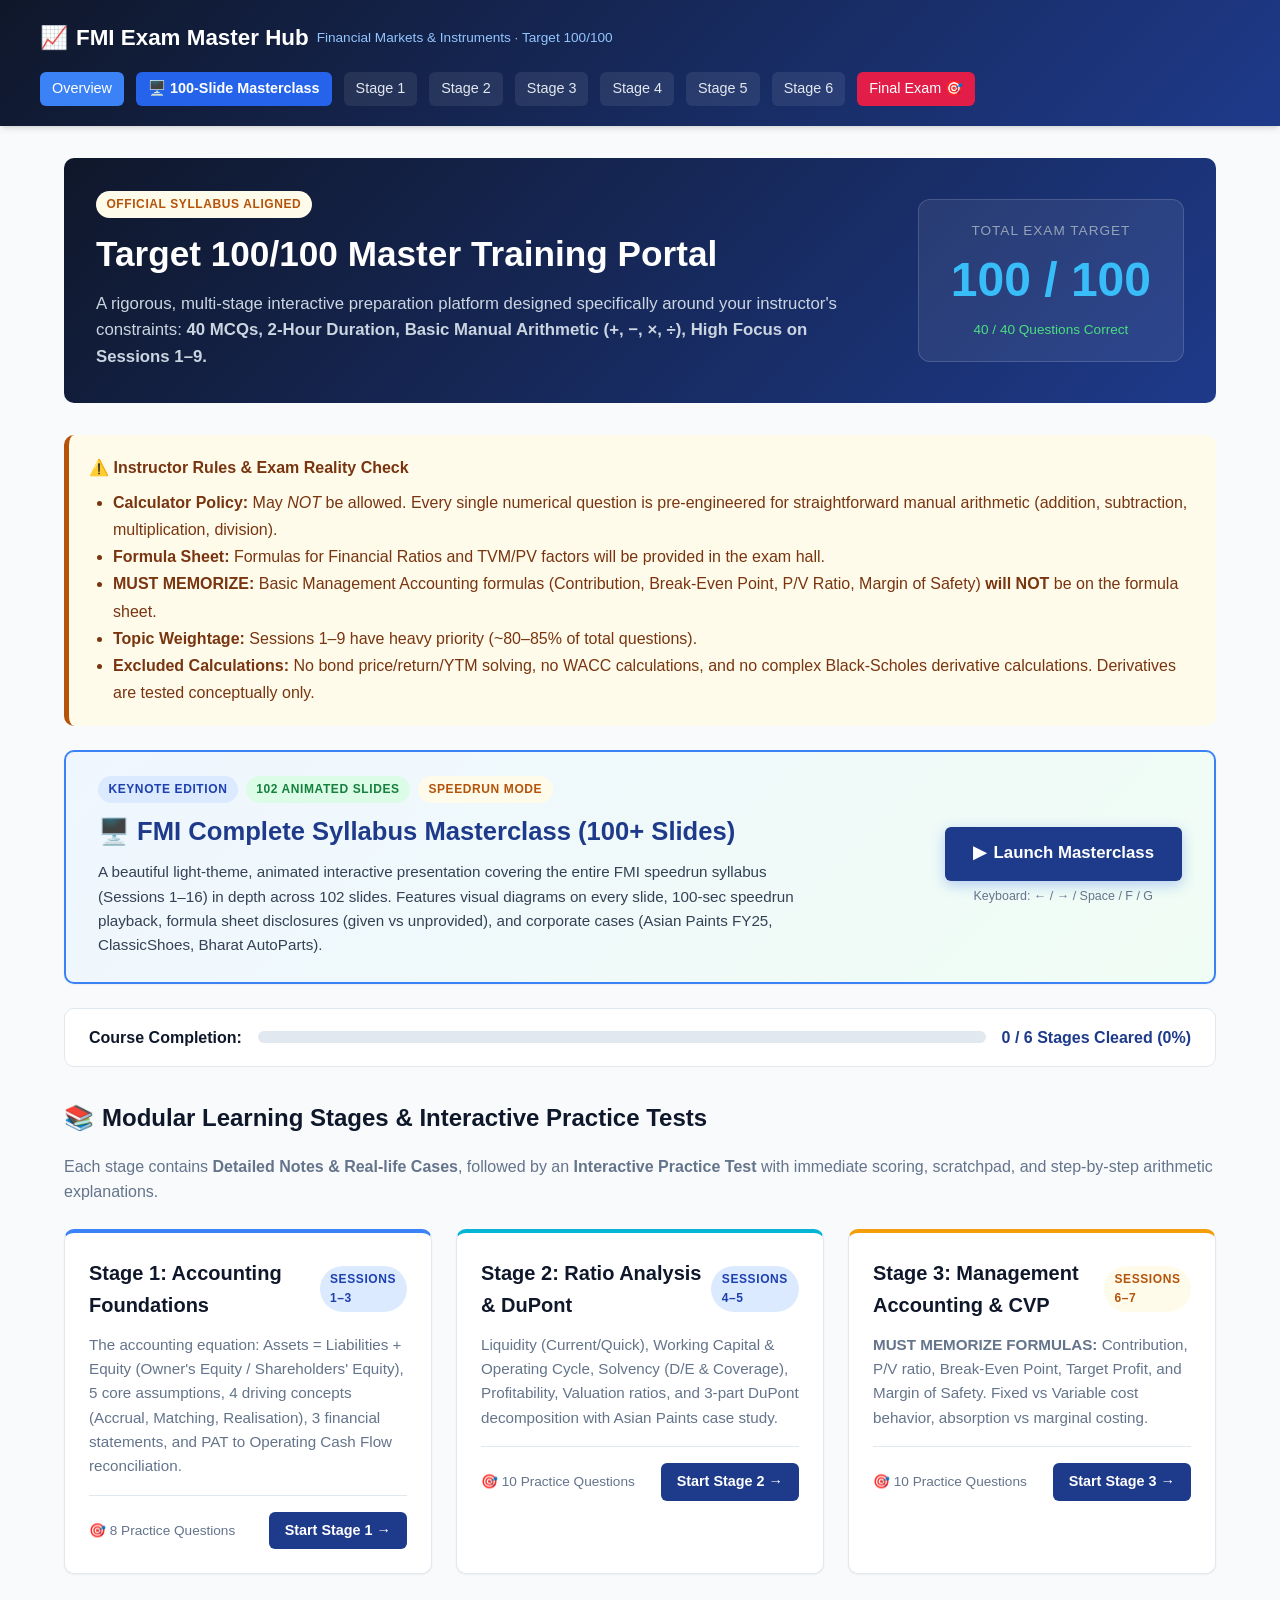
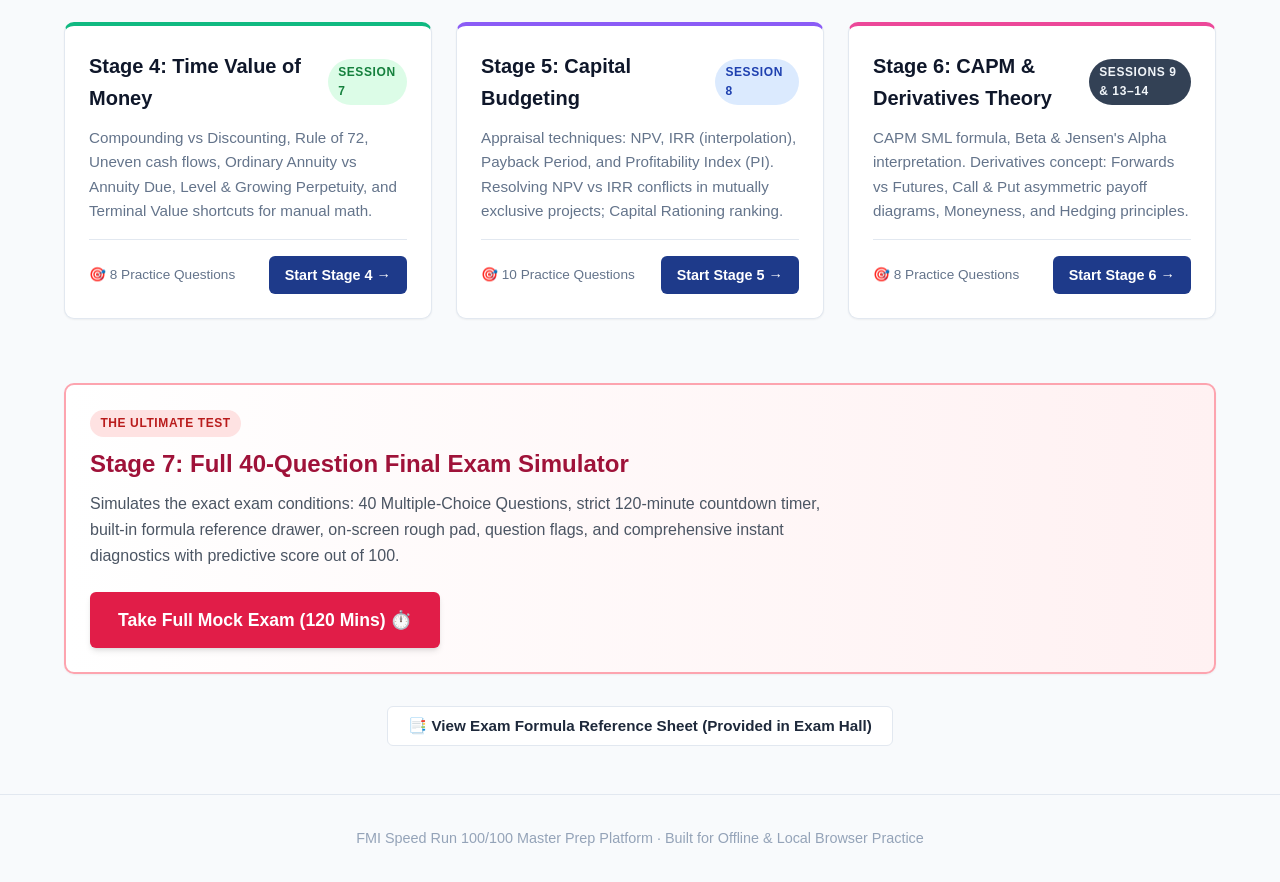
<file: index.html>
<!DOCTYPE html>
<html lang="en">
<head>
  <meta charset="UTF-8">
  <meta name="viewport" content="width=device-width, initial-scale=1.0">
  <title>FMI Master Hub | Target 100/100</title>
  <link rel="stylesheet" href="style.css">
</head>
<body>

  <!-- Top Navigation -->
  <header class="header-nav">
    <div class="header-inner">
      <a href="index.html" class="brand-title">
        <span>📈</span> FMI Exam Master Hub
        <span class="brand-subtitle">Financial Markets & Instruments · Target 100/100</span>
      </a>
      <nav class="nav-links">
        <a href="index.html" class="active">Overview</a>
        <a href="fmi_master_class.html" style="background:#2563eb; color:white; font-weight:700;">🖥️ 100-Slide Masterclass</a>
        <a href="stage1_accounting.html">Stage 1</a>
        <a href="stage2_ratios.html">Stage 2</a>
        <a href="stage3_cvp.html">Stage 3</a>
        <a href="stage4_tvm.html">Stage 4</a>
        <a href="stage5_capital_budgeting.html">Stage 5</a>
        <a href="stage6_capm_derivatives.html">Stage 6</a>
        <a href="stage7_final_exam.html" style="background:#e11d48; color:white;">Final Exam 🎯</a>
      </nav>
    </div>
  </header>

  <main class="container">
    <!-- Welcome Hero -->
    <div class="score-banner" style="text-align: left; background: linear-gradient(135deg, #0f172a 0%, #1e3a8a 100%);">
      <div style="display: flex; justify-content: space-between; align-items: center; flex-wrap: wrap; gap: 1rem;">
        <div>
          <span class="badge badge-warning" style="margin-bottom: 0.5rem;">Official Syllabus Aligned</span>
          <h1 style="font-size: 2.2rem; margin-bottom: 0.5rem;">Target 100/100 Master Training Portal</h1>
          <p style="color: #cbd5e1; max-width: 750px; font-size: 1.05rem;">
            A rigorous, multi-stage interactive preparation platform designed specifically around your instructor's constraints:
            <strong>40 MCQs, 2-Hour Duration, Basic Manual Arithmetic (+, −, ×, ÷), High Focus on Sessions 1–9.</strong>
          </p>
        </div>
        <div style="text-align: center; background: rgba(255,255,255,0.07); padding: 1.25rem 2rem; border-radius: 12px; border: 1px solid rgba(255,255,255,0.15);">
          <div style="font-size: 0.85rem; text-transform: uppercase; letter-spacing: 1px; color: #94a3b8;">Total Exam Target</div>
          <div style="font-size: 3rem; font-weight: 800; color: #38bdf8;">100 / 100</div>
          <div style="font-size: 0.85rem; color: #4ade80;">40 / 40 Questions Correct</div>
        </div>
      </div>
    </div>

    <!-- Instructor Constraints Callout -->
    <div class="callout callout-warning">
      <h4>⚠️ Instructor Rules & Exam Reality Check</h4>
      <ul style="margin-left: 1.5rem; margin-top: 0.5rem; line-height: 1.7;">
        <li><strong>Calculator Policy:</strong> May <em>NOT</em> be allowed. Every single numerical question is pre-engineered for straightforward manual arithmetic (addition, subtraction, multiplication, division).</li>
        <li><strong>Formula Sheet:</strong> Formulas for Financial Ratios and TVM/PV factors will be provided in the exam hall.</li>
        <li><strong>MUST MEMORIZE:</strong> Basic Management Accounting formulas (Contribution, Break-Even Point, P/V Ratio, Margin of Safety) <strong>will NOT</strong> be on the formula sheet.</li>
        <li><strong>Topic Weightage:</strong> Sessions 1–9 have heavy priority (~80–85% of total questions).</li>
        <li><strong>Excluded Calculations:</strong> No bond price/return/YTM solving, no WACC calculations, and no complex Black-Scholes derivative calculations. Derivatives are tested conceptually only.</li>
      </ul>
    </div>

    <!-- Masterclass Slide Deck Hero Banner -->
    <div class="card" style="background: linear-gradient(135deg, #eff6ff 0%, #f0fdf4 100%); border: 2px solid #3b82f6; margin: 1.5rem 0; padding: 1.5rem 2rem;">
      <div style="display: flex; justify-content: space-between; align-items: center; flex-wrap: wrap; gap: 1.5rem;">
        <div>
          <div style="display: flex; gap: 0.5rem; align-items: center; margin-bottom: 0.5rem;">
            <span class="badge badge-primary">KEYNOTE EDITION</span>
            <span class="badge badge-success">102 ANIMATED SLIDES</span>
            <span class="badge badge-warning">SPEEDRUN MODE</span>
          </div>
          <h2 style="color: #1e3a8a; font-size: 1.6rem; margin-bottom: 0.5rem;">🖥️ FMI Complete Syllabus Masterclass (100+ Slides)</h2>
          <p style="color: #334155; font-size: 0.95rem; max-width: 720px; line-height: 1.6;">
            A beautiful light-theme, animated interactive presentation covering the entire FMI speedrun syllabus (Sessions 1–16) in depth across 102 slides. Features visual diagrams on every slide, 100-sec speedrun playback, formula sheet disclosures (given vs unprovided), and corporate cases (Asian Paints FY25, ClassicShoes, Bharat AutoParts).
          </p>
        </div>
        <div style="text-align: center;">
          <a href="fmi_master_class.html" class="btn btn-primary" style="font-size: 1.05rem; padding: 0.85rem 1.75rem; box-shadow: 0 4px 14px rgba(37,99,235,0.3); display: inline-flex; align-items: center; gap: 0.5rem; text-decoration: none;">
            <span>▶</span>
            <span>Launch Masterclass</span>
          </a>
          <div style="font-size: 0.78rem; color: #64748b; margin-top: 0.4rem;">Keyboard: ← / → / Space / F / G</div>
        </div>
      </div>
    </div>

    <!-- Overall Mastery Progress -->
    <div class="stage-progress">
      <div style="font-weight: 700; min-width: 150px; color: var(--secondary);">Course Completion:</div>
      <div class="progress-bar-bg">
        <div class="progress-bar-fill" id="overall-progress-bar" style="width: 0%;"></div>
      </div>
      <div style="font-weight: 700; color: var(--primary);" id="overall-progress-text">0 / 6 Stages Cleared</div>
    </div>

    <!-- The 6 Stages + Final Simulation Grid -->
    <h2 style="margin: 2rem 0 1rem 0; color: var(--secondary); display: flex; align-items: center; gap: 0.5rem;">
      <span>📚</span> Modular Learning Stages & Interactive Practice Tests
    </h2>
    <p style="color: var(--text-muted); margin-bottom: 1.5rem;">
      Each stage contains <strong>Detailed Notes & Real-life Cases</strong>, followed by an <strong>Interactive Practice Test</strong> with immediate scoring, scratchpad, and step-by-step arithmetic explanations.
    </p>

    <div style="display: grid; grid-template-columns: repeat(auto-fit, minmax(350px, 1fr)); gap: 1.5rem;">
      
      <!-- Stage 1 Card -->
      <div class="card card-hover" style="border-top: 4px solid #3b82f6;">
        <div class="card-title">
          <span>Stage 1: Accounting Foundations</span>
          <span class="badge badge-primary">Sessions 1–3</span>
        </div>
        <p style="color: var(--text-muted); font-size: 0.95rem; margin-bottom: 1rem;">
          The accounting equation: Assets = Liabilities + Equity (Owner's Equity / Shareholders' Equity), 5 core assumptions, 4 driving concepts (Accrual, Matching, Realisation), 3 financial statements, and PAT to Operating Cash Flow reconciliation.
        </p>
        <div style="display: flex; justify-content: space-between; align-items: center; margin-top: auto; padding-top: 1rem; border-top: 1px solid var(--border);">
          <span style="font-size: 0.85rem; color: #64748b;">🎯 8 Practice Questions</span>
          <a href="stage1_accounting.html" class="btn btn-primary" style="padding: 0.45rem 1rem; font-size: 0.9rem;">Start Stage 1 →</a>
        </div>
      </div>

      <!-- Stage 2 Card -->
      <div class="card card-hover" style="border-top: 4px solid #06b6d4;">
        <div class="card-title">
          <span>Stage 2: Ratio Analysis & DuPont</span>
          <span class="badge badge-primary">Sessions 4–5</span>
        </div>
        <p style="color: var(--text-muted); font-size: 0.95rem; margin-bottom: 1rem;">
          Liquidity (Current/Quick), Working Capital & Operating Cycle, Solvency (D/E & Coverage), Profitability, Valuation ratios, and 3-part DuPont decomposition with Asian Paints case study.
        </p>
        <div style="display: flex; justify-content: space-between; align-items: center; margin-top: auto; padding-top: 1rem; border-top: 1px solid var(--border);">
          <span style="font-size: 0.85rem; color: #64748b;">🎯 10 Practice Questions</span>
          <a href="stage2_ratios.html" class="btn btn-primary" style="padding: 0.45rem 1rem; font-size: 0.9rem;">Start Stage 2 →</a>
        </div>
      </div>

      <!-- Stage 3 Card -->
      <div class="card card-hover" style="border-top: 4px solid #f59e0b;">
        <div class="card-title">
          <span>Stage 3: Management Accounting & CVP</span>
          <span class="badge badge-warning">Sessions 6–7</span>
        </div>
        <p style="color: var(--text-muted); font-size: 0.95rem; margin-bottom: 1rem;">
          <strong>MUST MEMORIZE FORMULAS:</strong> Contribution, P/V ratio, Break-Even Point, Target Profit, and Margin of Safety. Fixed vs Variable cost behavior, absorption vs marginal costing.
        </p>
        <div style="display: flex; justify-content: space-between; align-items: center; margin-top: auto; padding-top: 1rem; border-top: 1px solid var(--border);">
          <span style="font-size: 0.85rem; color: #64748b;">🎯 10 Practice Questions</span>
          <a href="stage3_cvp.html" class="btn btn-primary" style="padding: 0.45rem 1rem; font-size: 0.9rem;">Start Stage 3 →</a>
        </div>
      </div>

      <!-- Stage 4 Card -->
      <div class="card card-hover" style="border-top: 4px solid #10b981;">
        <div class="card-title">
          <span>Stage 4: Time Value of Money</span>
          <span class="badge badge-success">Session 7</span>
        </div>
        <p style="color: var(--text-muted); font-size: 0.95rem; margin-bottom: 1rem;">
          Compounding vs Discounting, Rule of 72, Uneven cash flows, Ordinary Annuity vs Annuity Due, Level & Growing Perpetuity, and Terminal Value shortcuts for manual math.
        </p>
        <div style="display: flex; justify-content: space-between; align-items: center; margin-top: auto; padding-top: 1rem; border-top: 1px solid var(--border);">
          <span style="font-size: 0.85rem; color: #64748b;">🎯 8 Practice Questions</span>
          <a href="stage4_tvm.html" class="btn btn-primary" style="padding: 0.45rem 1rem; font-size: 0.9rem;">Start Stage 4 →</a>
        </div>
      </div>

      <!-- Stage 5 Card -->
      <div class="card card-hover" style="border-top: 4px solid #8b5cf6;">
        <div class="card-title">
          <span>Stage 5: Capital Budgeting</span>
          <span class="badge badge-primary">Session 8</span>
        </div>
        <p style="color: var(--text-muted); font-size: 0.95rem; margin-bottom: 1rem;">
          Appraisal techniques: NPV, IRR (interpolation), Payback Period, and Profitability Index (PI). Resolving NPV vs IRR conflicts in mutually exclusive projects; Capital Rationing ranking.
        </p>
        <div style="display: flex; justify-content: space-between; align-items: center; margin-top: auto; padding-top: 1rem; border-top: 1px solid var(--border);">
          <span style="font-size: 0.85rem; color: #64748b;">🎯 10 Practice Questions</span>
          <a href="stage5_capital_budgeting.html" class="btn btn-primary" style="padding: 0.45rem 1rem; font-size: 0.9rem;">Start Stage 5 →</a>
        </div>
      </div>

      <!-- Stage 6 Card -->
      <div class="card card-hover" style="border-top: 4px solid #ec4899;">
        <div class="card-title">
          <span>Stage 6: CAPM & Derivatives Theory</span>
          <span class="badge badge-dark">Sessions 9 & 13–14</span>
        </div>
        <p style="color: var(--text-muted); font-size: 0.95rem; margin-bottom: 1rem;">
          CAPM SML formula, Beta & Jensen's Alpha interpretation. Derivatives concept: Forwards vs Futures, Call & Put asymmetric payoff diagrams, Moneyness, and Hedging principles.
        </p>
        <div style="display: flex; justify-content: space-between; align-items: center; margin-top: auto; padding-top: 1rem; border-top: 1px solid var(--border);">
          <span style="font-size: 0.85rem; color: #64748b;">🎯 8 Practice Questions</span>
          <a href="stage6_capm_derivatives.html" class="btn btn-primary" style="padding: 0.45rem 1rem; font-size: 0.9rem;">Start Stage 6 →</a>
        </div>
      </div>

    </div>

    <!-- Master Stage 7: The Final 40-Question Exam Simulator Banner -->
    <div class="card" style="margin-top: 2.5rem; background: linear-gradient(to right, #ffffff, #fff1f2); border: 2px solid #fda4af;">
      <div style="display: flex; justify-content: space-between; align-items: center; flex-wrap: wrap; gap: 1.5rem;">
        <div>
          <span class="badge badge-danger">The Ultimate Test</span>
          <h2 style="color: #9f1239; margin: 0.5rem 0;">Stage 7: Full 40-Question Final Exam Simulator</h2>
          <p style="color: #4b5563; max-width: 750px;">
            Simulates the exact exam conditions: 40 Multiple-Choice Questions, strict 120-minute countdown timer, built-in formula reference drawer, on-screen rough pad, question flags, and comprehensive instant diagnostics with predictive score out of 100.
          </p>
        </div>
        <div>
          <a href="stage7_final_exam.html" class="btn" style="background: #e11d48; color: white; padding: 0.85rem 1.75rem; font-size: 1.1rem; box-shadow: var(--shadow);">
            Take Full Mock Exam (120 Mins) ⏱️
          </a>
        </div>
      </div>
    </div>

    <!-- Quick Formula Sheet Reference Trigger -->
    <div style="margin-top: 2rem; text-align: center;">
      <button class="btn btn-outline" onclick="openFormulaModal()">
        📑 View Exam Formula Reference Sheet (Provided in Exam Hall)
      </button>
    </div>

  </main>

  <!-- Modal for Formula Sheet -->
  <div class="formula-modal" id="formulaModal" onclick="closeFormulaModalOnOutside(event)">
    <div class="formula-modal-content">
      <button class="close-modal-btn" onclick="closeFormulaModal()">×</button>
      <h2 style="color: var(--secondary); margin-bottom: 0.5rem;">📑 Official Exam Formula Reference Sheet</h2>
      <p style="color: var(--text-muted); font-size: 0.9rem; margin-bottom: 1.5rem;">
        These formulas are permitted/provided during the exam. (Note: CVP formulas are excluded and must be memorized).
      </p>

      <div class="callout callout-info">
        <h4>1. Liquidity & Working Capital Ratios</h4>
        <p>• <strong>Current Ratio:</strong> <span class="math-expr">Current Assets / Current Liabilities</span> (Benchmark: 1.5–2.0×)</p>
        <p>• <strong>Quick / Acid-Test Ratio:</strong> <span class="math-expr">(Current Assets − Inventories) / Current Liabilities</span></p>
        <p>• <strong>Cash Ratio:</strong> <span class="math-expr">Cash & Cash Equivalents / Current Liabilities</span></p>
        <p>• <strong>Operating Cycle:</strong> <span class="math-expr">Inventory Days + Receivable Days − Payable Days</span></p>
        <p>• <strong>Inventory Days:</strong> <span class="math-expr">(365 × Average Inventory) / COGS</span></p>
        <p>• <strong>Receivable (Debtor) Days:</strong> <span class="math-expr">(365 × Average Debtors) / Net Sales</span></p>
        <p>• <strong>Payable (Creditor) Days:</strong> <span class="math-expr">(365 × Average Creditors) / COGS</span></p>
      </div>

      <div class="callout callout-warning">
        <h4>2. Solvency & Coverage Ratios</h4>
        <p>• <strong>Debt-to-Equity (D/E):</strong> <span class="math-expr">Total Interest-bearing Debt / Total Shareholders' Equity</span></p>
        <p>• <strong>Interest Coverage Ratio:</strong> <span class="math-expr">EBIT / Interest Expense</span> (Warning sign if < 2.0×)</p>
      </div>

      <div class="callout callout-success">
        <h4>3. Profitability & DuPont Analysis</h4>
        <p>• <strong>Gross Margin:</strong> <span class="math-expr">(Gross Profit / Sales) × 100</span></p>
        <p>• <strong>Operating Margin:</strong> <span class="math-expr">(EBIT / Sales) × 100</span></p>
        <p>• <strong>Net Profit Margin:</strong> <span class="math-expr">(PAT / Sales) × 100</span></p>
        <p>• <strong>ROCE:</strong> <span class="math-expr">EBIT / Capital Employed (Equity + Debt)</span></p>
        <p>• <strong>ROE (DuPont 3-Way):</strong> <span class="math-expr">Net Profit Margin × Asset Turnover × Equity Multiplier</span></p>
        <p style="margin-left: 1.5rem; font-size: 0.9rem; color: #166534; margin-top: 0.35rem;">
          where <span class="math-expr">Asset Turnover = Sales / Total Assets</span> and <span class="math-expr">Equity Multiplier = Total Assets / Equity</span>
        </p>
      </div>

      <div class="callout callout-info">
        <h4>4. Time Value of Money & Capital Budgeting</h4>
        <p>• <strong>Future Value (FV):</strong> <span class="math-expr">PV × (1 + r)ⁿ</span></p>
        <p>• <strong>Present Value (PV):</strong> <span class="math-expr">FV / (1 + r)ⁿ</span></p>
        <p>• <strong>Ordinary Annuity PV:</strong> <span class="math-expr">PMT × [(1 − (1 + r)⁻ⁿ) / r]</span></p>
        <p>• <strong>Level Perpetuity PV:</strong> <span class="math-expr">PMT / r</span></p>
        <p>• <strong>Growing Perpetuity PV:</strong> <span class="math-expr">CF₁ / (r − g)</span> (valid when r > g)</p>
        <p>• <strong>Net Present Value (NPV):</strong> <span class="math-expr">Σ [CFₜ / (1 + r)ᵗ] − Initial Outlay</span></p>
        <p>• <strong>Profitability Index (PI):</strong> <span class="math-expr">PV of Future Cash Inflows / Initial Outlay</span></p>
        <p>• <strong>Rule of 72:</strong> <span class="math-expr">Years to Double ≈ 72 / Interest Rate %</span></p>
      </div>

      <div class="callout callout-danger">
        <h4>5. MUST-MEMORIZE Formulas (Excluded from sheet)</h4>
        <p>• <strong>Contribution:</strong> <span class="math-expr">Selling Price − Variable Cost</span></p>
        <p>• <strong>P/V Ratio:</strong> <span class="math-expr">Contribution / Sales = (SP − VC) / SP</span></p>
        <p>• <strong>Break-Even Point (Units):</strong> <span class="math-expr">Fixed Cost / Unit Contribution</span></p>
        <p>• <strong>Break-Even Point (Value):</strong> <span class="math-expr">Fixed Cost / P/V Ratio</span></p>
        <p>• <strong>Margin of Safety:</strong> <span class="math-expr">Actual Sales − Break-Even Sales = Profit / P/V Ratio</span></p>
      </div>
    </div>
  </div>

  <footer style="text-align: center; padding: 2rem; color: #94a3b8; font-size: 0.9rem; margin-top: 3rem; border-top: 1px solid var(--border);">
    FMI Speed Run 100/100 Master Prep Platform · Built for Offline & Local Browser Practice
  </footer>

  <script>
    function openFormulaModal() {
      document.getElementById('formulaModal').style.display = 'flex';
    }
    function closeFormulaModal() {
      document.getElementById('formulaModal').style.display = 'none';
    }
    function closeFormulaModalOnOutside(e) {
      if (e.target.id === 'formulaModal') {
        closeFormulaModal();
      }
    }

    // Read local progress
    function updateProgress() {
      let stagesCompleted = 0;
      for (let i = 1; i <= 6; i++) {
        if (localStorage.getItem('fmi_stage_' + i + '_cleared') === 'true') {
          stagesCompleted++;
        }
      }
      let pct = Math.round((stagesCompleted / 6) * 100);
      document.getElementById('overall-progress-bar').style.width = pct + '%';
      document.getElementById('overall-progress-text').innerText = stagesCompleted + ' / 6 Stages Cleared (' + pct + '%)';
    }
    window.onload = updateProgress;
  </script>
</body>
</html>
</file>
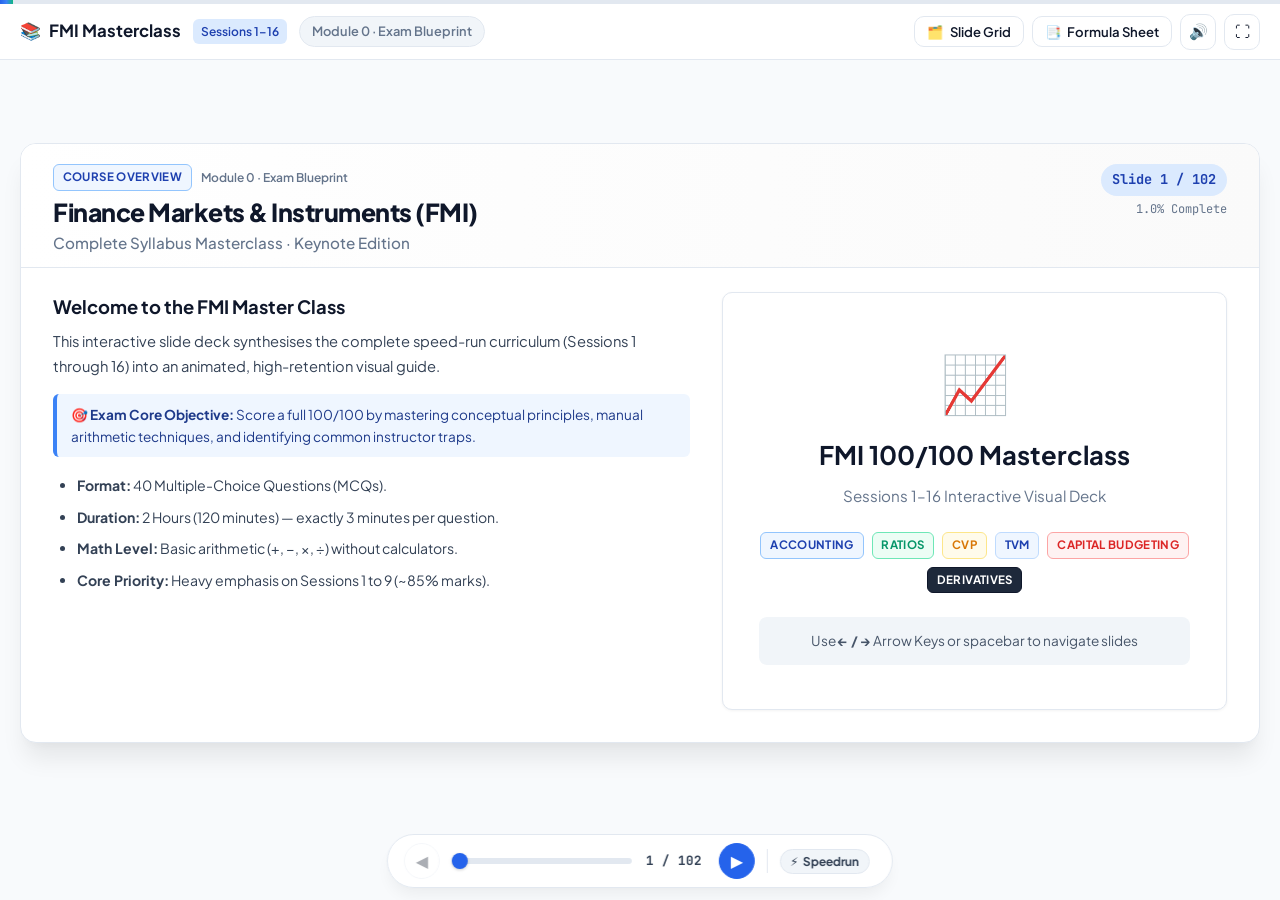
<file: fmi_master_class.html>
<!DOCTYPE html>
<html lang="en">
<head>
    <meta charset="UTF-8">
    <meta name="viewport" content="width=device-width, initial-scale=1.0">
    <title>FMI Master Class · Complete 100-Slide Animated Keynote</title>
    <link rel="preconnect" href="https://fonts.googleapis.com">
    <link rel="preconnect" href="https://fonts.gstatic.com" crossorigin>
    <link href="https://fonts.googleapis.com/css2?family=Plus+Jakarta+Sans:wght@400;500;600;700;800&family=JetBrains+Mono:wght@400;600&display=swap" rel="stylesheet">
    <style>
        :root {
            --bg-body: #f8fafc;
            --bg-card: #ffffff;
            --bg-card-subtle: #f1f5f9;
            --border: #e2e8f0;
            --border-hover: #cbd5e1;
            --text-main: #0f172a;
            --text-muted: #64748b;
            --text-dim: #94a3b8;
            --primary: #2563eb;
            --primary-light: #eff6ff;
            --primary-border: #93c5fd;
            --primary-dark: #1e40af;
            --secondary: #0f172a;
            --success: #059669;
            --success-light: #ecfdf5;
            --success-border: #6ee7b7;
            --warning: #d97706;
            --warning-light: #fffbeb;
            --warning-border: #fde68a;
            --danger: #dc2626;
            --danger-light: #fef2f2;
            --danger-border: #fca5a5;
            --purple: #7c3aed;
            --purple-light: #faf5ff;
            --purple-border: #d8b4fe;
            --radius-sm: 6px;
            --radius-md: 10px;
            --radius-lg: 16px;
            --radius-full: 9999px;
            --shadow-sm: 0 1px 3px 0 rgba(0, 0, 0, 0.05);
            --shadow-md: 0 4px 6px -1px rgba(0, 0, 0, 0.05), 0 2px 4px -2px rgba(0, 0, 0, 0.03);
            --shadow-lg: 0 10px 15px -3px rgba(0, 0, 0, 0.05), 0 4px 6px -4px rgba(0, 0, 0, 0.03);
            --shadow-xl: 0 20px 25px -5px rgba(0, 0, 0, 0.08), 0 8px 10px -6px rgba(0, 0, 0, 0.03);
            --font-main: 'Plus Jakarta Sans', system-ui, -apple-system, sans-serif;
            --font-mono: 'JetBrains Mono', monospace;
        }

        * {
            box-sizing: border-box;
            margin: 0;
            padding: 0;
        }

        body {
            font-family: var(--font-main);
            background-color: var(--bg-body);
            color: var(--text-main);
            min-height: 100vh;
            display: flex;
            flex-direction: column;
            overflow-x: hidden;
            line-height: 1.6;
        }

        /* TOP PROGRESS BAR */
        .progress-bar-container {
            position: fixed;
            top: 0;
            left: 0;
            width: 100%;
            height: 4px;
            background: #e2e8f0;
            z-index: 1000;
        }

        .progress-bar-fill {
            height: 100%;
            background: linear-gradient(90deg, #2563eb, #3b82f6, #10b981);
            width: 1%;
            transition: width 0.3s ease;
        }

        /* HEADER NAV */
        .app-header {
            position: fixed;
            top: 4px;
            left: 0;
            width: 100%;
            height: 56px;
            background: rgba(255, 255, 255, 0.95);
            backdrop-filter: blur(8px);
            border-bottom: 1px solid var(--border);
            display: flex;
            align-items: center;
            justify-content: space-between;
            padding: 0 1.25rem;
            z-index: 999;
        }

        .brand-zone {
            display: flex;
            align-items: center;
            gap: 0.75rem;
        }

        .brand-zone a {
            text-decoration: none;
            color: inherit;
            display: flex;
            align-items: center;
            gap: 0.5rem;
            font-weight: 700;
            font-size: 1.05rem;
        }

        .brand-badge {
            background: #dbeafe;
            color: #1e40af;
            font-size: 0.75rem;
            padding: 0.2rem 0.5rem;
            border-radius: var(--radius-sm);
            font-weight: 600;
        }

        .header-module-badge {
            display: inline-flex;
            align-items: center;
            padding: 0.25rem 0.75rem;
            background: var(--bg-card-subtle);
            border: 1px solid var(--border);
            border-radius: var(--radius-full);
            font-size: 0.8rem;
            font-weight: 600;
            color: var(--text-muted);
            max-width: 320px;
            white-space: nowrap;
            overflow: hidden;
            text-overflow: ellipsis;
        }

        .header-actions {
            display: flex;
            align-items: center;
            gap: 0.5rem;
        }

        .btn-icon {
            background: #ffffff;
            border: 1px solid var(--border);
            color: var(--text-main);
            width: 36px;
            height: 36px;
            border-radius: var(--radius-md);
            display: inline-flex;
            align-items: center;
            justify-content: center;
            cursor: pointer;
            transition: all 0.2s ease;
            font-size: 0.95rem;
        }

        .btn-icon:hover {
            background: var(--bg-card-subtle);
            border-color: var(--border-hover);
        }

        .btn-header {
            background: #ffffff;
            border: 1px solid var(--border);
            color: var(--text-main);
            padding: 0.35rem 0.75rem;
            border-radius: var(--radius-md);
            font-size: 0.82rem;
            font-weight: 600;
            cursor: pointer;
            display: inline-flex;
            align-items: center;
            gap: 0.4rem;
            transition: all 0.2s ease;
            font-family: inherit;
        }

        .btn-header:hover {
            background: var(--bg-card-subtle);
            border-color: var(--border-hover);
        }

        .btn-header.active {
            background: #eff6ff;
            color: #2563eb;
            border-color: #93c5fd;
        }

        /* PRESENTATION STAGE */
        .stage-container {
            flex: 1;
            margin-top: 60px;
            margin-bottom: 74px;
            display: flex;
            justify-content: center;
            align-items: center;
            padding: 1.25rem;
        }

        .slide-card {
            width: 100%;
            max-width: 1260px;
            min-height: 580px;
            background: var(--bg-card);
            border: 1px solid var(--border);
            border-radius: var(--radius-lg);
            box-shadow: var(--shadow-xl);
            display: flex;
            flex-direction: column;
            overflow: hidden;
            transition: opacity 0.2s cubic-bezier(0.16, 1, 0.3, 1), transform 0.2s cubic-bezier(0.16, 1, 0.3, 1);
        }

        .slide-card.fade-out {
            opacity: 0;
            transform: translateY(6px);
        }

        .slide-card.fade-in {
            opacity: 1;
            transform: translateY(0);
        }

        .slide-header {
            padding: 1.25rem 2rem 0.75rem 2rem;
            border-bottom: 1px solid var(--border);
            display: flex;
            justify-content: space-between;
            align-items: flex-start;
            background: linear-gradient(to right, #ffffff, #fafafa);
        }

        .slide-header-left {
            flex: 1;
        }

        .slide-meta {
            display: flex;
            align-items: center;
            gap: 0.6rem;
            margin-bottom: 0.35rem;
        }

        .badge {
            display: inline-flex;
            align-items: center;
            padding: 0.2rem 0.55rem;
            border-radius: var(--radius-sm);
            font-size: 0.72rem;
            font-weight: 700;
            letter-spacing: 0.03em;
            text-transform: uppercase;
        }

        .badge-primary { background: var(--primary-light); color: var(--primary-dark); border: 1px solid var(--primary-border); }
        .badge-success { background: var(--success-light); color: var(--success); border: 1px solid var(--success-border); }
        .badge-warning { background: var(--warning-light); color: var(--warning); border: 1px solid var(--warning-border); }
        .badge-danger { background: var(--danger-light); color: var(--danger); border: 1px solid var(--danger-border); }
        .badge-info { background: #eff6ff; color: #1e40af; border: 1px solid #bfdbfe; }
        .badge-dark { background: #1e293b; color: #ffffff; border: 1px solid #0f172a; }

        .slide-title {
            font-size: 1.55rem;
            font-weight: 800;
            color: var(--secondary);
            line-height: 1.25;
            letter-spacing: -0.02em;
        }

        .slide-subtitle {
            font-size: 0.95rem;
            color: var(--text-muted);
            margin-top: 0.2rem;
            font-weight: 500;
        }

        .slide-header-right {
            display: flex;
            flex-direction: column;
            align-items: flex-end;
            gap: 0.25rem;
        }

        .slide-counter-badge {
            font-family: var(--font-mono);
            font-size: 0.85rem;
            font-weight: 700;
            color: #1e40af;
            background: #dbeafe;
            padding: 0.3rem 0.7rem;
            border-radius: var(--radius-full);
            white-space: nowrap;
        }

        .slide-body {
            flex: 1;
            padding: 1.5rem 2rem 2rem 2rem;
            display: grid;
            grid-template-columns: 1.2fr 0.95fr;
            gap: 2rem;
            overflow-y: auto;
        }

        /* SLIDE CONTENT TYPOGRAPHY */
        .content-pane h3 {
            font-size: 1.15rem;
            font-weight: 700;
            color: var(--secondary);
            margin-bottom: 0.5rem;
        }

        .content-pane h4 {
            font-size: 0.95rem;
            font-weight: 700;
            color: #334155;
            margin-top: 0.85rem;
            margin-bottom: 0.35rem;
        }

        .content-pane p {
            font-size: 0.92rem;
            color: #334155;
            line-height: 1.65;
            margin-bottom: 0.75rem;
        }

        .content-pane ul, .content-pane ol {
            margin-bottom: 0.75rem;
        }

        .content-pane li {
            font-size: 0.88rem;
            color: #334155;
            margin-bottom: 0.4rem;
        }

        /* FORMULA BOX */
        .formula-box {
            background: #f8fafc;
            border: 1px solid #cbd5e1;
            border-left: 4px solid var(--primary);
            border-radius: var(--radius-sm);
            padding: 0.65rem 0.9rem;
            margin: 0.65rem 0;
        }

        .formula-name {
            font-size: 0.75rem;
            font-weight: 700;
            color: #64748b;
            text-transform: uppercase;
            letter-spacing: 0.04em;
            margin-bottom: 0.2rem;
        }

        .formula-code {
            font-family: var(--font-mono);
            font-size: 0.92rem;
            font-weight: 600;
            color: #1e3a8a;
            line-height: 1.4;
        }

        /* CALLOUTS */
        .callout {
            border-radius: var(--radius-sm);
            padding: 0.65rem 0.9rem;
            font-size: 0.85rem;
            line-height: 1.55;
            margin: 0.65rem 0;
        }

        .callout-info {
            background: #eff6ff;
            border-left: 4px solid #3b82f6;
            color: #1e3a8a;
        }

        .callout-warning {
            background: #fffbeb;
            border-left: 4px solid #f59e0b;
            color: #92400e;
        }

        .callout-danger {
            background: #fef2f2;
            border-left: 4px solid #ef4444;
            color: #991b1b;
        }

        .callout-success {
            background: #ecfdf5;
            border-left: 4px solid #10b981;
            color: #065f46;
        }

        /* DATA TABLES */
        .table-responsive {
            overflow-x: auto;
            margin: 0.5rem 0;
            border: 1px solid var(--border);
            border-radius: var(--radius-sm);
        }

        .data-table {
            width: 100%;
            border-collapse: collapse;
            text-align: left;
        }

        .data-table th {
            background: #f1f5f9;
            color: #334155;
            font-weight: 700;
            padding: 0.5rem 0.75rem;
            border-bottom: 1px solid var(--border);
        }

        .data-table td {
            padding: 0.45rem 0.75rem;
            border-bottom: 1px solid #f1f5f9;
            color: #334155;
        }

        .data-table tr:last-child td {
            border-bottom: none;
        }

        .data-table tr:hover td {
            background: #f8fafc;
        }

        /* VISUAL PANE */
        .visual-pane {
            display: flex;
            flex-direction: column;
            justify-content: center;
        }

        .visual-card {
            background: #ffffff;
            border: 1px solid var(--border);
            border-radius: var(--radius-md);
            padding: 1.25rem;
            box-shadow: var(--shadow-sm);
        }

        /* MATH RENDERING */
        .math-expr {
            font-family: var(--font-mono);
            font-weight: 600;
            color: #1e40af;
            background: #eff6ff;
            padding: 0.1rem 0.35rem;
            border-radius: 4px;
            font-size: 0.9em;
        }

        .math-block {
            background: #f8fafc;
            border: 1px solid #e2e8f0;
            border-radius: var(--radius-sm);
            padding: 0.6rem;
            text-align: center;
            font-family: var(--font-mono);
            font-weight: 600;
            color: #1e3a8a;
            margin: 0.5rem 0;
        }

        .fraction {
            display: inline-flex;
            flex-direction: column;
            vertical-align: middle;
            text-align: center;
            padding: 0 0.2rem;
            font-size: 0.88em;
        }

        .fraction .num {
            border-bottom: 1px solid currentColor;
            padding-bottom: 1px;
        }

        .fraction .denom {
            padding-top: 1px;
        }

        /* BOTTOM FLOATING DOCK */
        .bottom-dock {
            position: fixed;
            bottom: 12px;
            left: 50%;
            transform: translateX(-50%);
            background: rgba(255, 255, 255, 0.95);
            backdrop-filter: blur(10px);
            border: 1px solid var(--border);
            border-radius: var(--radius-full);
            box-shadow: var(--shadow-lg);
            padding: 0.5rem 1rem;
            display: flex;
            align-items: center;
            gap: 0.75rem;
            z-index: 999;
            width: auto;
            max-width: 90vw;
        }

        .nav-btn {
            background: #ffffff;
            border: 1px solid var(--border);
            color: var(--text-main);
            width: 36px;
            height: 36px;
            border-radius: 50%;
            display: flex;
            align-items: center;
            justify-content: center;
            cursor: pointer;
            transition: all 0.2s ease;
            font-size: 1rem;
        }

        .nav-btn:hover:not(:disabled) {
            background: var(--bg-card-subtle);
            border-color: var(--primary);
            color: var(--primary);
            transform: scale(1.05);
        }

        .nav-btn:disabled {
            opacity: 0.35;
            cursor: not-allowed;
        }

        .nav-btn.primary-nav {
            background: var(--primary);
            color: #ffffff;
            border-color: var(--primary);
        }

        .nav-btn.primary-nav:hover:not(:disabled) {
            background: var(--primary-dark);
            color: #ffffff;
        }

        .scrubber-zone {
            display: flex;
            align-items: center;
            gap: 0.6rem;
        }

        .slider-scrubber {
            -webkit-appearance: none;
            width: 180px;
            height: 6px;
            border-radius: 3px;
            background: #e2e8f0;
            outline: none;
            transition: background 0.2s;
        }

        .slider-scrubber::-webkit-slider-thumb {
            -webkit-appearance: none;
            appearance: none;
            width: 16px;
            height: 16px;
            border-radius: 50%;
            background: var(--primary);
            cursor: pointer;
            box-shadow: 0 1px 3px rgba(0,0,0,0.2);
            transition: transform 0.15s;
        }

        .slider-scrubber::-webkit-slider-thumb:hover {
            transform: scale(1.2);
        }

        .dock-divider {
            width: 1px;
            height: 24px;
            background: var(--border);
        }

        .speedrun-widget {
            display: flex;
            align-items: center;
            gap: 0.4rem;
        }

        .btn-speedrun {
            background: #f1f5f9;
            border: 1px solid var(--border);
            color: #334155;
            font-size: 0.75rem;
            font-weight: 700;
            padding: 0.25rem 0.6rem;
            border-radius: var(--radius-full);
            cursor: pointer;
            display: flex;
            align-items: center;
            gap: 0.3rem;
            font-family: inherit;
            transition: all 0.2s;
        }

        .btn-speedrun.running {
            background: #fee2e2;
            color: #dc2626;
            border-color: #fca5a5;
        }

        .timer-badge {
            font-family: var(--font-mono);
            font-size: 0.75rem;
            color: #64748b;
        }

        /* MODALS */
        .modal-overlay {
            position: fixed;
            top: 0;
            left: 0;
            width: 100vw;
            height: 100vh;
            background: rgba(15, 23, 42, 0.5);
            backdrop-filter: blur(4px);
            z-index: 2000;
            display: none;
            align-items: center;
            justify-content: center;
            padding: 1.5rem;
        }

        .modal-overlay.open {
            display: flex;
        }

        .modal-container {
            background: #ffffff;
            border-radius: var(--radius-lg);
            width: 100%;
            max-width: 900px;
            max-height: 85vh;
            display: flex;
            flex-direction: column;
            box-shadow: 0 25px 50px -12px rgba(0, 0, 0, 0.25);
            overflow: hidden;
            animation: modalPop 0.2s cubic-bezier(0.16, 1, 0.3, 1);
        }

        @keyframes modalPop {
            0% { opacity: 0; transform: scale(0.96); }
            100% { opacity: 1; transform: scale(1); }
        }

        .modal-header {
            padding: 1.25rem 1.5rem;
            border-bottom: 1px solid var(--border);
            display: flex;
            align-items: center;
            justify-content: space-between;
        }

        .modal-title {
            font-size: 1.2rem;
            font-weight: 800;
            color: var(--secondary);
            display: flex;
            align-items: center;
            gap: 0.5rem;
        }

        .modal-close {
            background: none;
            border: none;
            font-size: 1.4rem;
            cursor: pointer;
            color: var(--text-muted);
            width: 32px;
            height: 32px;
            border-radius: 50%;
            display: flex;
            align-items: center;
            justify-content: center;
        }

        .modal-close:hover {
            background: var(--bg-card-subtle);
            color: var(--text-main);
        }

        .modal-body {
            padding: 1.5rem;
            overflow-y: auto;
            flex: 1;
        }

        /* GRID / TOC MODAL */
        .search-box {
            width: 100%;
            padding: 0.75rem 1rem;
            border: 1px solid var(--border);
            border-radius: var(--radius-md);
            font-size: 0.95rem;
            font-family: inherit;
            margin-bottom: 1rem;
            outline: none;
        }

        .search-box:focus {
            border-color: var(--primary);
            box-shadow: 0 0 0 3px rgba(37, 99, 235, 0.1);
        }

        .slides-grid {
            display: grid;
            grid-template-columns: repeat(auto-fill, minmax(260px, 1fr));
            gap: 0.75rem;
        }

        .slide-tile {
            background: #ffffff;
            border: 1px solid var(--border);
            border-radius: var(--radius-md);
            padding: 0.75rem;
            cursor: pointer;
            transition: all 0.15s ease;
            text-align: left;
        }

        .slide-tile:hover {
            border-color: var(--primary);
            background: #f8fafc;
            transform: translateY(-2px);
            box-shadow: var(--shadow-sm);
        }

        .slide-tile.active {
            border-color: var(--primary);
            background: #eff6ff;
        }

        .slide-tile-id {
            font-family: var(--font-mono);
            font-size: 0.75rem;
            font-weight: 700;
            color: #2563eb;
        }

        .slide-tile-title {
            font-size: 0.88rem;
            font-weight: 700;
            color: var(--secondary);
            margin: 0.2rem 0;
            line-height: 1.3;
        }

        .slide-tile-module {
            font-size: 0.75rem;
            color: var(--text-muted);
        }

        /* FORMULA MODAL TABS */
        .formula-tabs {
            display: flex;
            gap: 0.5rem;
            border-bottom: 1px solid var(--border);
            margin-bottom: 1rem;
            padding-bottom: 0.5rem;
        }

        .tab-btn {
            background: none;
            border: none;
            padding: 0.5rem 1rem;
            border-radius: var(--radius-md);
            font-size: 0.85rem;
            font-weight: 700;
            cursor: pointer;
            color: var(--text-muted);
            font-family: inherit;
        }

        .tab-btn.active {
            background: #eff6ff;
            color: #2563eb;
        }

        .tab-content {
            display: none;
        }

        .tab-content.active {
            display: block;
        }

        /* RESPONSIVE DESIGN */
        @media (max-width: 900px) {
            .slide-body {
                grid-template-columns: 1fr;
                gap: 1.25rem;
            }
            .slide-header {
                padding: 1rem 1.25rem;
            }
            .slider-scrubber {
                width: 90px;
            }
            .header-module-badge {
                display: none;
            }
        }

        @media (max-width: 600px) {
            .slide-title {
                font-size: 1.25rem;
            }
            .bottom-dock {
                padding: 0.4rem 0.6rem;
                gap: 0.4rem;
            }
            .slider-scrubber {
                display: none;
            }
        }
    </style>
</head>
<body>

    <!-- TOP PROGRESS BAR -->
    <div class="progress-bar-container">
        <div class="progress-bar-fill" id="progressBar"></div>
    </div>

    <!-- APP HEADER -->
    <header class="app-header">
        <div class="brand-zone">
            <a href="index.html" title="Back to Main Course Portal">
                <span>📚</span>
                <span>FMI Masterclass</span>
            </a>
            <span class="brand-badge">Sessions 1–16</span>
            <span class="header-module-badge" id="headerModule">Module 0 · Exam Blueprint</span>
        </div>

        <div class="header-actions">
            <button class="btn-header" id="btnTOC" title="Open Slide Grid (Key: G / T)">
                <span>🗂️</span>
                <span>Slide Grid</span>
            </button>
            <button class="btn-header" id="btnCheatSheet" title="View Formulas & Exam Traps (Key: F / M)">
                <span>📑</span>
                <span>Formula Sheet</span>
            </button>
            <button class="btn-icon" id="btnSound" title="Toggle Slide Sound Effects">
                <span id="soundIcon">🔊</span>
            </button>
            <button class="btn-icon" id="btnFullscreen" title="Toggle Fullscreen (Key: F)">
                <span>⛶</span>
            </button>
        </div>
    </header>

    <!-- STAGE CONTAINER -->
    <main class="stage-container">
        <div class="slide-card fade-in" id="slideCard">
            <div class="slide-header">
                <div class="slide-header-left">
                    <div class="slide-meta">
                        <span class="badge badge-primary" id="slideBadge">COURSE OVERVIEW</span>
                        <span style="font-size:0.75rem; color:var(--text-muted); font-weight:600;" id="slideModule">Module 0 · Exam Blueprint</span>
                    </div>
                    <h1 class="slide-title" id="slideTitle">Finance Markets & Instruments (FMI)</h1>
                    <div class="slide-subtitle" id="slideSubtitle">Complete Syllabus Masterclass · Keynote Edition</div>
                </div>
                <div class="slide-header-right">
                    <div class="slide-counter-badge" id="slideCounter">Slide 1 / 102</div>
                    <div style="font-size:0.75rem; color:var(--text-muted); font-family:var(--font-mono);" id="percentProgress">1.0% Complete</div>
                </div>
            </div>

            <div class="slide-body">
                <div class="content-pane" id="contentPane">
                    <!-- Dynamic Slide HTML Content -->
                </div>
                <div class="visual-pane" id="visualPane">
                    <!-- Dynamic Visual Diagram / Chart -->
                </div>
            </div>
        </div>
    </main>

    <!-- BOTTOM FLOATING DOCK -->
    <footer class="bottom-dock">
        <button class="nav-btn" id="btnPrev" title="Previous Slide (Left Arrow / K)">
            <span>◀</span>
        </button>

        <div class="scrubber-zone">
            <input type="range" min="1" max="102" value="1" class="slider-scrubber" id="slideScrubber" title="Slide Scrubber">
            <span style="font-family:var(--font-mono); font-size:0.8rem; font-weight:700; color:#334155; min-width:65px; text-align:center;" id="dockCounter">1 / 102</span>
        </div>

        <button class="nav-btn primary-nav" id="btnNext" title="Next Slide (Right Arrow / Space / J)">
            <span>▶</span>
        </button>

        <div class="dock-divider"></div>

        <div class="speedrun-widget">
            <button class="btn-speedrun" id="btnSpeedrun" title="Start Animated Autoplay Speedrun">
                <span id="speedrunIcon">⚡</span>
                <span id="speedrunText">Speedrun</span>
            </button>
            <span class="timer-badge" id="timerBadge"></span>
        </div>
    </footer>

    <!-- SLIDE GRID / SEARCHABLE TOC MODAL -->
    <div class="modal-overlay" id="modalTOC">
        <div class="modal-container">
            <div class="modal-header">
                <div class="modal-title">
                    <span>🗂️</span>
                    <span>All 102 Masterclass Slides</span>
                </div>
                <button class="modal-close" id="btnCloseTOC">&times;</button>
            </div>
            <div class="modal-body">
                <input type="text" class="search-box" id="tocSearch" placeholder="Type to search slides (e.g. Asian Paints, DuPont, Break-Even, CAPM, Depreciation)...">
                <div class="slides-grid" id="tocGrid">
                    <!-- Dynamic Tiles -->
                </div>
            </div>
        </div>
    </div>

    <!-- FORMULA CHEAT SHEET MODAL -->
    <div class="modal-overlay" id="modalFormula">
        <div class="modal-container" style="max-width:850px;">
            <div class="modal-header">
                <div class="modal-title">
                    <span>📑</span>
                    <span>Exam Formula Sheet & Trap Reference</span>
                </div>
                <button class="modal-close" id="btnCloseFormula">&times;</button>
            </div>
            <div class="modal-body">
                <div class="formula-tabs">
                    <button class="tab-btn active" data-tab="tabGiven">GIVEN on Exam Sheet</button>
                    <button class="tab-btn" data-tab="tabNotGiven">MUST MEMORIZE (Not Given)</button>
                    <button class="tab-btn" data-tab="tabTraps">Top 10 MCQ Exam Traps</button>
                </div>

                <div class="tab-content active" id="tabGiven">
                    <h4 style="color:#2563eb; margin-bottom:0.5rem;">Formulas Provided in Question Paper:</h4>
                    <div class="table-responsive">
                        <table class="data-table" style="font-size:0.85rem;">
                            <tr><th>Ratio / Metric</th><th>Official Formula Expression</th></tr>
                            <tr><td><strong>Current Ratio</strong></td><td>Current Assets ÷ Current Liabilities</td></tr>
                            <tr><td><strong>Quick Ratio</strong></td><td>(Current Assets − Inventory) ÷ Current Liabilities</td></tr>
                            <tr><td><strong>Cash Ratio</strong></td><td>Cash & Equivalents ÷ Current Liabilities</td></tr>
                            <tr><td><strong>Inventory Turnover & Days</strong></td><td>COGS ÷ Avg Inventory &nbsp;|&nbsp; (Avg Inventory × 365) ÷ COGS</td></tr>
                            <tr><td><strong>Receivable Days (DSO)</strong></td><td>(Avg Receivables × 365) ÷ Total Sales</td></tr>
                            <tr><td><strong>Payable Days (DPO)</strong></td><td>(Avg Payables × 365) ÷ COGS</td></tr>
                            <tr><td><strong>Debt-to-Equity</strong></td><td>Total Debt ÷ Total Shareholders' Equity</td></tr>
                            <tr><td><strong>Interest Coverage</strong></td><td>EBIT ÷ Interest Expense</td></tr>
                            <tr><td><strong>ROCE</strong></td><td>EBIT ÷ Capital Employed (Equity + Debt)</td></tr>
                            <tr><td><strong>DuPont ROE (3-Step)</strong></td><td>(PAT ÷ Sales) × (Sales ÷ Assets) × (Assets ÷ Equity)</td></tr>
                            <tr><td><strong>P/E Ratio</strong></td><td>Market Price per Share ÷ EPS</td></tr>
                            <tr><td><strong>Enterprise Value (EV)</strong></td><td>Market Cap + Total Debt − Cash</td></tr>
                            <tr><td><strong>Future Value (FV)</strong></td><td>PV × (1 + r)^n</td></tr>
                            <tr><td><strong>Present Value (PV)</strong></td><td>FV ÷ (1 + r)^n = FV × PVIF(r, n)</td></tr>
                            <tr><td><strong>Rule of 72</strong></td><td>Years to double ≈ 72 ÷ r%</td></tr>
                            <tr><td><strong>Ordinary Annuity PV</strong></td><td>PMT × PVIFA(r, n)</td></tr>
                            <tr><td><strong>Level Perpetuity</strong></td><td>Cash Flow (C) ÷ r</td></tr>
                            <tr><td><strong>Growing Perpetuity</strong></td><td>CF₁ ÷ (r − g) &nbsp;[where r &gt; g]</td></tr>
                            <tr><td><strong>Profitability Index (PI)</strong></td><td>PV of Cash Inflows ÷ Initial Outlay</td></tr>
                            <tr><td><strong>CAPM Cost of Equity</strong></td><td>Rf + β × (Rm − Rf)</td></tr>
                        </table>
                    </div>
                </div>

                <div class="tab-content" id="tabNotGiven">
                    <h4 style="color:#dc2626; margin-bottom:0.5rem;">⚠️ Formulas NOT Provided (Must Memorize):</h4>
                    <div class="table-responsive">
                        <table class="data-table" style="font-size:0.85rem;">
                            <tr><th>Formula Name</th><th>Exact Expression to Memorize</th></tr>
                            <tr><td><strong>Unit Contribution</strong></td><td><code>Selling Price (SP) − Variable Cost (VC)</code></td></tr>
                            <tr><td><strong>P/V Ratio (Profit-Volume)</strong></td><td><code>Contribution ÷ Sales = (SP − VC) ÷ SP</code></td></tr>
                            <tr><td><strong>Two-Period P/V Shortcut</strong></td><td><code>Change in Profit ÷ Change in Sales</code></td></tr>
                            <tr><td><strong>Break-Even (Units)</strong></td><td><code>Fixed Cost ÷ Unit Contribution = FC ÷ (SP − VC)</code></td></tr>
                            <tr><td><strong>Break-Even (Value ₹)</strong></td><td><code>Fixed Cost ÷ P/V Ratio = BEP Units × SP</code></td></tr>
                            <tr><td><strong>Target Profit (Units)</strong></td><td><code>(Fixed Cost + Target Profit) ÷ Unit Contribution</code></td></tr>
                            <tr><td><strong>Target Profit (Value ₹)</strong></td><td><code>(Fixed Cost + Target Profit) ÷ P/V Ratio</code></td></tr>
                            <tr><td><strong>Margin of Safety (MoS ₹)</strong></td><td><code>Actual Sales − Break-Even Sales = Profit ÷ P/V Ratio</code></td></tr>
                            <tr><td><strong>Margin of Safety (% MoS)</strong></td><td><code>(MoS Sales ÷ Actual Sales) × 100 = Profit ÷ Total Contribution</code></td></tr>
                            <tr><td><strong>Operating Cycle</strong></td><td><code>Inventory Days + Receivable Days</code></td></tr>
                            <tr><td><strong>Cash Conversion Cycle (CCC)</strong></td><td><code>Inventory Days + Receivable Days − Payable Days</code></td></tr>
                            <tr><td><strong>Net Present Value (NPV)</strong></td><td><code>PV of Inflows − Initial Outlay</code></td></tr>
                            <tr><td><strong>Annuity Due PV</strong></td><td><code>Ordinary Annuity PV × (1 + r)</code></td></tr>
                        </table>
                    </div>
                </div>

                <div class="tab-content" id="tabTraps">
                    <h4 style="color:#d97706; margin-bottom:0.5rem;">🚨 The Top 10 Exam MCQ Traps:</h4>
                    <ul style="line-height:1.8; font-size:0.88rem; margin-left:1.5rem; color:#334155;">
                        <li><strong>1. Drawings & Dividends:</strong> Direct reduction of Equity; NEVER an expense on the Income Statement!</li>
                        <li><strong>2. Sunk Costs:</strong> Past spent money (R&D, market surveys) is ALWAYS 100% irrelevant to decisions.</li>
                        <li><strong>3. Opportunity Costs:</strong> Foregone alternative income MUST ALWAYS be included in project appraisals.</li>
                        <li><strong>4. NPV vs IRR Conflict:</strong> When mutually exclusive, ALWAYS choose highest NPV (IRR ignores scale).</li>
                        <li><strong>5. Quick Ratio &lt; 1.0x:</strong> Normal in paint or FMCG due to necessary heavy inventory holding (Asian Paints = 0.89x).</li>
                        <li><strong>6. Fixed Cost per Unit:</strong> Fixed cost in total is fixed; fixed cost per unit FALLS as volume rises.</li>
                        <li><strong>7. Price Cut Shock:</strong> A 10% price cut spikes break-even volume by +33.3% because variable costs are sticky!</li>
                        <li><strong>8. Inventory Turnover Denominator:</strong> Always use COGS, NOT Sales revenue!</li>
                        <li><strong>9. Forwards vs Futures:</strong> Forwards = OTC + high default risk; Futures = Exchange + Clearinghouse zero default.</li>
                        <li><strong>10. Depreciation:</strong> Non-cash expense; added back to Net Income to compute Operating Cash Flow.</li>
                    </ul>
                </div>
            </div>
        </div>
    </div>

    <!-- SOUND SYNTHESIZER (WEB AUDIO API) -->
    <script>
        const audioCtx = new (window.AudioContext || window.webkitAudioContext)();
        let soundEnabled = true;

        function playClickSound() {
            if (!soundEnabled) return;
            try {
                const osc = audioCtx.createOscillator();
                const gain = audioCtx.createGain();
                osc.type = 'sine';
                osc.frequency.setValueAtTime(600, audioCtx.currentTime);
                osc.frequency.exponentialRampToValueAtTime(800, audioCtx.currentTime + 0.04);
                gain.gain.setValueAtTime(0.04, audioCtx.currentTime);
                gain.gain.exponentialRampToValueAtTime(0.001, audioCtx.currentTime + 0.04);
                osc.connect(gain);
                gain.connect(audioCtx.destination);
                osc.start();
                osc.stop(audioCtx.currentTime + 0.04);
            } catch(e) {}
        }

        document.getElementById('btnSound').addEventListener('click', () => {
            soundEnabled = !soundEnabled;
            document.getElementById('soundIcon').textContent = soundEnabled ? '🔊' : '🔇';
        });
    </script>

    <!-- MAIN PRESENTATION ENGINE -->
    <script>
        const slides = [{"id": 1, "module": "Module 0 · Exam Blueprint", "title": "Finance Markets & Instruments (FMI)", "subtitle": "Complete Syllabus Masterclass · Keynote Edition", "badge": "COURSE OVERVIEW", "badge_type": "primary", "content_html": "\n            <h3>Welcome to the FMI Master Class</h3>\n            <p>This interactive slide deck synthesises the complete speed-run curriculum (Sessions 1 through 16) into an animated, high-retention visual guide.</p>\n            <div class=\"callout callout-info\" style=\"margin-top:1rem;\">\n                <strong>🎯 Exam Core Objective:</strong> Score a full 100/100 by mastering conceptual principles, manual arithmetic techniques, and identifying common instructor traps.\n            </div>\n            <ul style=\"margin-left:1.5rem; margin-top:1rem; line-height:1.8;\">\n                <li><strong>Format:</strong> 40 Multiple-Choice Questions (MCQs).</li>\n                <li><strong>Duration:</strong> 2 Hours (120 minutes) — exactly 3 minutes per question.</li>\n                <li><strong>Math Level:</strong> Basic arithmetic (+, −, ×, ÷) without calculators.</li>\n                <li><strong>Core Priority:</strong> Heavy emphasis on Sessions 1 to 9 (~85% marks).</li>\n            </ul>\n        ", "visual_html": "\n            <div class=\"visual-card\">\n                <div style=\"text-align:center; padding:1.5rem 1rem;\">\n                    <div style=\"font-size:3.5rem; margin-bottom:0.5rem;\">📈</div>\n                    <h2 style=\"color:var(--secondary); font-size:1.6rem; margin-bottom:0.5rem;\">FMI 100/100 Masterclass</h2>\n                    <p style=\"color:var(--text-muted); font-size:0.95rem;\">Sessions 1–16 Interactive Visual Deck</p>\n                    <div style=\"display:flex; justify-content:center; gap:0.5rem; margin-top:1.5rem; flex-wrap:wrap;\">\n                        <span class=\"badge badge-primary\">Accounting</span>\n                        <span class=\"badge badge-success\">Ratios</span>\n                        <span class=\"badge badge-warning\">CVP</span>\n                        <span class=\"badge badge-info\">TVM</span>\n                        <span class=\"badge badge-danger\">Capital Budgeting</span>\n                        <span class=\"badge badge-dark\">Derivatives</span>\n                    </div>\n                    <div style=\"margin-top:1.5rem; background:#f1f5f9; padding:0.8rem; border-radius:8px; font-size:0.85rem; color:#475569;\">\n                        Use <strong>← / →</strong> Arrow Keys or spacebar to navigate slides\n                    </div>\n                </div>\n            </div>\n        "}, {"id": 2, "module": "Module 0 · Exam Blueprint", "title": "Exam Specifications & Time Strategy", "subtitle": "How to conquer the 120-minute, 40-question paper", "badge": "EXAM TIMING", "badge_type": "primary", "content_html": "\n            <h3>The 3-Minute-Per-Question Architecture</h3>\n            <p>With 40 questions in 120 minutes, time is your greatest asset if allocated strategically across passes:</p>\n            <div style=\"margin-top:1rem; display:flex; flex-direction:column; gap:0.75rem;\">\n                <div style=\"background:#f8fafc; border-left:4px solid #3b82f6; padding:0.75rem;\">\n                    <strong>Pass 1: Rapid Conceptual Sweep (Mins 0–40)</strong><br>\n                    <small>Answer all 20–22 pure theory questions (Accounting conventions, Derivatives features, NPV vs IRR rules). Mark in 30 seconds each.</small>\n                </div>\n                <div style=\"background:#f8fafc; border-left:4px solid #10b981; padding:0.75rem;\">\n                    <strong>Pass 2: Arithmetic Drills (Mins 40–95)</strong><br>\n                    <small>Solve the 18–20 numerical questions (Break-even, CVP, working capital days, and present value discounting). Take 2.5 minutes each.</small>\n                </div>\n                <div style=\"background:#f8fafc; border-left:4px solid #f59e0b; padding:0.75rem;\">\n                    <strong>Pass 3: Trap Audit & Review (Mins 95–120)</strong><br>\n                    <small>Audit flagged questions, check units (Crores vs Lakhs vs Thousands), and verify that no question is left blank.</small>\n                </div>\n            </div>\n        ", "visual_html": "\n            <div class=\"visual-card\">\n                <h4 style=\"text-align:center; color:var(--secondary); margin-bottom:1rem;\">120-Minute Exam Allocation</h4>\n                <svg viewBox=\"0 0 320 220\" width=\"100%\" height=\"200\">\n                    <circle cx=\"160\" cy=\"110\" r=\"80\" fill=\"none\" stroke=\"#e2e8f0\" stroke-width=\"24\"/>\n                    <!-- 40 mins (33.3%) Pass 1 Blue -->\n                    <circle cx=\"160\" cy=\"110\" r=\"80\" fill=\"none\" stroke=\"#3b82f6\" stroke-width=\"24\" stroke-dasharray=\"167 335\" stroke-dashoffset=\"0\" transform=\"rotate(-90 160 110)\"/>\n                    <!-- 55 mins (45.8%) Pass 2 Green -->\n                    <circle cx=\"160\" cy=\"110\" r=\"80\" fill=\"none\" stroke=\"#10b981\" stroke-width=\"24\" stroke-dasharray=\"230 272\" stroke-dashoffset=\"-167\" transform=\"rotate(-90 160 110)\"/>\n                    <!-- 25 mins (20.8%) Pass 3 Amber -->\n                    <circle cx=\"160\" cy=\"110\" r=\"80\" fill=\"none\" stroke=\"#f59e0b\" stroke-width=\"24\" stroke-dasharray=\"105 397\" stroke-dashoffset=\"-397\" transform=\"rotate(-90 160 110)\"/>\n                    <text x=\"160\" y=\"105\" text-anchor=\"middle\" font-weight=\"bold\" font-size=\"20\" fill=\"#0f172a\">120 MINS</text>\n                    <text x=\"160\" y=\"125\" text-anchor=\"middle\" font-size=\"12\" fill=\"#64748b\">40 MCQs</text>\n                </svg>\n                <div style=\"display:flex; justify-content:space-around; font-size:0.8rem; text-align:center;\">\n                    <div><span style=\"color:#3b82f6;\">●</span> Pass 1: 40m</div>\n                    <div><span style=\"color:#10b981;\">●</span> Pass 2: 55m</div>\n                    <div><span style=\"color:#f59e0b;\">●</span> Review: 25m</div>\n                </div>\n            </div>\n        "}, {"id": 3, "module": "Module 0 · Exam Blueprint", "title": "Calculator Policy & Manual Arithmetic", "subtitle": "Engineered for mental and rough paper math", "badge": "CALCULATOR RULES", "badge_type": "warning", "content_html": "\n            <h3>Prepare for Manual Calculations</h3>\n            <p>The instructor explicitly advised students to prepare for an exam where <strong>calculators might NOT be allowed</strong>.</p>\n            <div class=\"callout callout-warning\">\n                <strong>💡 Instructor Design Guarantee:</strong>\n                All numerical problems in this course are engineered with clean integers or simple round numbers requiring only addition, subtraction, multiplication, and division.\n            </div>\n            <h4>Manual Arithmetic Shortcuts to Master:</h4>\n            <ul style=\"margin-left:1.5rem; line-height:1.7;\">\n                <li><strong>Dividing by 40% (0.40):</strong> Multiply by 2.5 (e.g., ₹10L / 0.40 = ₹25 Lakh).</li>\n                <li><strong>Dividing by 25% (0.25):</strong> Multiply by 4 (e.g., ₹6L / 0.25 = ₹24 Lakh).</li>\n                <li><strong>Rule of 72:</strong> Years to double = 72 / Rate% (e.g., 72 / 8 = 9 years).</li>\n                <li><strong>Annuity Multiplier:</strong> Inflow × Factor (e.g., ₹25L × 3.6048 = ₹90.12L).</li>\n            </ul>\n        ", "visual_html": "\n            <div class=\"visual-card\">\n                <h4 style=\"text-align:center; color:var(--secondary); margin-bottom:1rem;\">Manual Math Mental Shortcuts</h4>\n                <div style=\"display:grid; grid-template-columns:1fr 1fr; gap:0.75rem;\">\n                    <div style=\"background:#f1f5f9; padding:0.75rem; border-radius:8px; text-align:center;\">\n                        <div style=\"font-size:0.8rem; color:#64748b;\">Divide by 0.50</div>\n                        <div style=\"font-weight:bold; color:var(--primary); font-size:1.1rem;\">× 2</div>\n                    </div>\n                    <div style=\"background:#f1f5f9; padding:0.75rem; border-radius:8px; text-align:center;\">\n                        <div style=\"font-size:0.8rem; color:#64748b;\">Divide by 0.20</div>\n                        <div style=\"font-weight:bold; color:var(--primary); font-size:1.1rem;\">× 5</div>\n                    </div>\n                    <div style=\"background:#f1f5f9; padding:0.75rem; border-radius:8px; text-align:center;\">\n                        <div style=\"font-size:0.8rem; color:#64748b;\">Divide by 0.25</div>\n                        <div style=\"font-weight:bold; color:var(--primary); font-size:1.1rem;\">× 4</div>\n                    </div>\n                    <div style=\"background:#f1f5f9; padding:0.75rem; border-radius:8px; text-align:center;\">\n                        <div style=\"font-size:0.8rem; color:#64748b;\">Divide by 0.40</div>\n                        <div style=\"font-weight:bold; color:var(--primary); font-size:1.1rem;\">× 2.5</div>\n                    </div>\n                </div>\n                <div class=\"callout callout-info\" style=\"margin-top:1rem; font-size:0.85rem;\">\n                    <strong>No scientific calculator needed:</strong> Clean numbers mean zero complex exponents during the exam!\n                </div>\n            </div>\n        "}, {"id": 4, "module": "Module 0 · Exam Blueprint", "title": "Master Formula Matrix: What is Given vs What is NOT Given", "subtitle": "The critical line separating memorization from reference", "badge": "CRITICAL EXAM INTEL", "badge_type": "danger", "content_html": "\n            <h3>Know What to Memorize</h3>\n            <p>The instructor confirmed that a formula sheet will be provided for some topics, but <strong>strictly excluded others</strong>:</p>\n            <div style=\"display:grid; grid-template-columns:1fr 1fr; gap:1rem; margin-top:1rem;\">\n                <div style=\"background:#f0fdf4; border:1px solid #bbf7d0; padding:1rem; border-radius:8px;\">\n                    <h4 style=\"color:#15803d; margin-bottom:0.5rem;\">✅ GIVEN ON SHEET</h4>\n                    <ul style=\"font-size:0.85rem; line-height:1.6; margin-left:1.2rem; color:#166534;\">\n                        <li>Financial Ratio formulas (Current, Quick, D/E, ROCE, ROE).</li>\n                        <li>DuPont 3-way equation.</li>\n                        <li>Present Value & Future Value factors.</li>\n                        <li>Annuity PVIFA table factors.</li>\n                        <li>Rule of 72 definition.</li>\n                    </ul>\n                </div>\n                <div style=\"background:#fff1f2; border:1px solid #fecdd3; padding:1rem; border-radius:8px;\">\n                    <h4 style=\"color:#be123c; margin-bottom:0.5rem;\">❌ MUST MEMORIZE</h4>\n                    <ul style=\"font-size:0.85rem; line-height:1.6; margin-left:1.2rem; color:#9f1239;\">\n                        <li>Contribution = SP − VC</li>\n                        <li>P/V Ratio = Contribution / Sales</li>\n                        <li>Break-Even Units = FC / Unit Contribution</li>\n                        <li>Break-Even Value = FC / (P/V Ratio)</li>\n                        <li>Margin of Safety = Actual − BEP</li>\n                        <li>Target Units = (FC + Profit) / Contrib</li>\n                    </ul>\n                </div>\n            </div>\n        ", "visual_html": "\n            <div class=\"visual-card\">\n                <div class=\"callout callout-danger\" style=\"margin:0;\">\n                    <h4 style=\"color:#9f1239;\">⚠️ High-Risk Warning</h4>\n                    <p style=\"font-size:0.9rem;\">\n                        If you do not memorize the <strong>Cost-Volume-Profit (CVP)</strong> formulas, you will forfeit at least 6 to 8 questions on the exam!\n                    </p>\n                </div>\n                <div style=\"margin-top:1rem; padding:1rem; background:#f8fafc; border-radius:8px; border:1px dashed #cbd5e1;\">\n                    <div style=\"font-size:0.85rem; font-weight:bold; color:var(--primary); margin-bottom:0.5rem;\">CVP Formula Chain to Chant:</div>\n                    <div style=\"font-family:monospace; font-size:0.85rem; color:#0f172a; line-height:1.7;\">\n                        SP − VC = Contribution<br>\n                        Contribution / SP = P/V Ratio<br>\n                        FC / Contribution = BEP (Units)<br>\n                        FC / (P/V) = BEP (Value ₹)<br>\n                        Profit / (P/V) = Margin of Safety (₹)\n                    </div>\n                </div>\n            </div>\n        "}, {"id": 5, "module": "Module 0 · Exam Blueprint", "title": "Topic Priority: The 85% Weightage Zone", "subtitle": "Why Sessions 1–9 dictate your final grade", "badge": "TOPIC PRIORITY", "badge_type": "primary", "content_html": "\n            <h3>Where the 40 Questions Come From</h3>\n            <p>The instructor repeatedly stated: <strong>Focus primarily on Sessions 1 to 9</strong>. Later chapters contribute only a handful of theoretical questions.</p>\n            <div class=\"table-responsive\" style=\"margin-top:1rem;\">\n                <table class=\"data-table\" style=\"font-size:0.85rem;\">\n                    <thead>\n                        <tr><th>Session Block</th><th>Topics</th><th>Expected MCQs</th><th>Weightage</th></tr>\n                    </thead>\n                    <tbody>\n                        <tr style=\"background:#eff6ff; font-weight:bold;\">\n                            <td>Sessions 1–3</td>\n                            <td>Accounting Equation, Assumptions, 3 Statements</td>\n                            <td>7–9 MCQs</td>\n                            <td>~20%</td>\n                        </tr>\n                        <tr style=\"background:#eff6ff; font-weight:bold;\">\n                            <td>Sessions 4–5</td>\n                            <td>Ratios, Operating Cycle, DuPont Analysis</td>\n                            <td>9–11 MCQs</td>\n                            <td>~25%</td>\n                        </tr>\n                        <tr style=\"background:#eff6ff; font-weight:bold;\">\n                            <td>Sessions 6–7</td>\n                            <td>CVP, Break-Even, Sunk Costs & TVM</td>\n                            <td>10–12 MCQs</td>\n                            <td>~28%</td>\n                        </tr>\n                        <tr style=\"background:#eff6ff; font-weight:bold;\">\n                            <td>Session 8</td>\n                            <td>Capital Budgeting (NPV, IRR, Payback, PI)</td>\n                            <td>6–8 MCQs</td>\n                            <td>~17%</td>\n                        </tr>\n                        <tr>\n                            <td>Sessions 9, 13–14</td>\n                            <td>CAPM Beta & Derivatives Theory</td>\n                            <td>3–5 MCQs</td>\n                            <td>~10%</td>\n                        </tr>\n                    </tbody>\n                </table>\n            </div>\n        ", "visual_html": "\n            <div class=\"visual-card\">\n                <h4 style=\"text-align:center; color:var(--secondary); margin-bottom:0.75rem;\">Marks Distribution Architecture</h4>\n                <div style=\"background:#f8fafc; border-radius:8px; padding:1rem; border:1px solid #e2e8f0;\">\n                    <div style=\"margin-bottom:0.75rem;\">\n                        <div style=\"display:flex; justify-content:space-between; font-size:0.85rem; font-weight:600;\">\n                            <span>Sessions 1–9 (Core Foundation)</span>\n                            <span style=\"color:#15803d;\">~85% of Marks</span>\n                        </div>\n                        <div style=\"height:12px; background:#e2e8f0; border-radius:99px; overflow:hidden; margin-top:0.25rem;\">\n                            <div style=\"width:85%; height:100%; background:linear-gradient(90deg, #3b82f6, #10b981);\"></div>\n                        </div>\n                    </div>\n                    <div>\n                        <div style=\"display:flex; justify-content:space-between; font-size:0.85rem; font-weight:600;\">\n                            <span>Sessions 10–16 (Later Topics)</span>\n                            <span style=\"color:#64748b;\">~15% of Marks</span>\n                        </div>\n                        <div style=\"height:12px; background:#e2e8f0; border-radius:99px; overflow:hidden; margin-top:0.25rem;\">\n                            <div style=\"width:15%; height:100%; background:#94a3b8;\"></div>\n                        </div>\n                    </div>\n                </div>\n                <div class=\"callout callout-info\" style=\"margin-top:1rem; font-size:0.85rem;\">\n                    Mastering Sessions 1 through 9 guarantees you at least 34 out of 40 questions!\n                </div>\n            </div>\n        "}, {"id": 6, "module": "Module 0 · Exam Blueprint", "title": "Excluded Complex Calculations: What to SKIP", "subtitle": "Save dozens of study hours by ignoring these topics", "badge": "WHAT TO SKIP", "badge_type": "success", "content_html": "\n            <h3>Instructor-Ruled-Out Calculations</h3>\n            <p>Do NOT waste time practicing complex mathematical derivations or formulas that the instructor explicitly ruled out:</p>\n            <div style=\"display:grid; grid-template-columns:1fr 1fr; gap:0.75rem; margin-top:1rem;\">\n                <div class=\"callout callout-danger\" style=\"margin:0; font-size:0.85rem;\">\n                    <strong>❌ NO Bond Price / YTM Solving:</strong><br>\n                    You will NOT be asked to calculate bond price from YTM or solve for YTM iteratively.\n                </div>\n                <div class=\"callout callout-danger\" style=\"margin:0; font-size:0.85rem;\">\n                    <strong>❌ NO WACC Calculations:</strong><br>\n                    No complex weighted-average cost of capital market-weight iterations.\n                </div>\n                <div class=\"callout callout-danger\" style=\"margin:0; font-size:0.85rem;\">\n                    <strong>❌ NO Black-Scholes Math:</strong><br>\n                    No d1, d2, N(d) normal distribution integration or Black-Scholes formula solving.\n                </div>\n                <div class=\"callout callout-danger\" style=\"margin:0; font-size:0.85rem;\">\n                    <strong>❌ NO Complex DCF / FCFF:</strong><br>\n                    No terminal value multi-stage Free Cash Flow multi-year modeling.\n                </div>\n            </div>\n            <p style=\"margin-top:1rem; font-size:0.9rem; color:var(--text-muted);\">\n                Derivatives and cost of capital are tested <strong>purely on conceptual features, payoff directions, and definitions</strong>!\n            </p>\n        ", "visual_html": "\n            <div class=\"visual-card\" style=\"text-align:center;\">\n                <div style=\"font-size:3rem; margin-bottom:0.5rem;\">🛡️</div>\n                <h4 style=\"color:#15803d; margin-bottom:0.5rem;\">Safe Study Boundary</h4>\n                <p style=\"font-size:0.85rem; color:#475569;\">\n                    Do not get intimidated by advanced formulas in later slides. The exam is structured around executive financial literacy and decision making, not mathematical engineering!\n                </p>\n                <div style=\"margin-top:1.25rem; background:#f0fdf4; border:1px solid #bbf7d0; padding:0.75rem; border-radius:8px; font-size:0.85rem; color:#166534;\">\n                    ✔ Focus 100% of your math effort on: CVP, Ratios, Cash Flow, and TVM Discounting.\n                </div>\n            </div>\n        "}, {"id": 7, "module": "Module 0 · Exam Blueprint", "title": "MCQ Exam Traps & Trap Architecture", "subtitle": "How examiners create seductive incorrect options", "badge": "TRAP ARCHITECTURE", "badge_type": "danger", "content_html": "\n            <h3>How Distractor Options Are Built</h3>\n            <p>Every numerical and conceptual MCQ is designed with deliberate trap options corresponding to common student mistakes:</p>\n            <div style=\"margin-top:1rem; display:flex; flex-direction:column; gap:0.6rem; font-size:0.88rem;\">\n                <div style=\"background:#fff1f2; padding:0.7rem; border-radius:6px; border-left:3px solid #e11d48;\">\n                    <strong>Trap 1: The 'Drawings as Expense' Trap</strong><br>\n                    Mistaking owner drawings for an operating expense. (Drawings reduce Equity directly; they never hit the Income Statement!).\n                </div>\n                <div style=\"background:#fff1f2; padding:0.7rem; border-radius:6px; border-left:3px solid #e11d48;\">\n                    <strong>Trap 2: The 'Inventory Cash Sign' Trap</strong><br>\n                    Adding an increase in inventory to cash flow instead of subtracting it (Inventory consumes cash!).\n                </div>\n                <div style=\"background:#fff1f2; padding:0.7rem; border-radius:6px; border-left:3px solid #e11d48;\">\n                    <strong>Trap 3: The 'Scale-Blind IRR' Trap</strong><br>\n                    Picking a 28% IRR project over a 17% IRR project for mutually exclusive decisions (NPV always wins!).\n                </div>\n                <div style=\"background:#fff1f2; padding:0.7rem; border-radius:6px; border-left:3px solid #e11d48;\">\n                    <strong>Trap 4: Sunk Cost Confusion</strong><br>\n                    Attempting to recover previously spent R&D money in a future project decision.\n                </div>\n            </div>\n        ", "visual_html": "\n            <div class=\"visual-card\">\n                <h4 style=\"text-align:center; color:#be123c; margin-bottom:1rem;\">Anatomy of a 4-Option Trap</h4>\n                <div style=\"font-size:0.85rem; display:flex; flex-direction:column; gap:0.5rem;\">\n                    <div style=\"padding:0.5rem; background:#fee2e2; border-radius:6px; border:1px solid #fca5a5;\">\n                        <span style=\"font-weight:bold; color:#991b1b;\">Option A (Sign Error):</span> Formula applied with wrong sign (+ instead of −)\n                    </div>\n                    <div style=\"padding:0.5rem; background:#fee2e2; border-radius:6px; border:1px solid #fca5a5;\">\n                        <span style=\"font-weight:bold; color:#991b1b;\">Option B (Partial Math):</span> Correct sub-total before final deduction\n                    </div>\n                    <div style=\"padding:0.5rem; background:#dcfce7; border-radius:6px; border:1px solid #86efac;\">\n                        <span style=\"font-weight:bold; color:#166534;\">Option C (CORRECT):</span> Proper formula, correct signs, clean arithmetic\n                    </div>\n                    <div style=\"padding:0.5rem; background:#fee2e2; border-radius:6px; border:1px solid #fca5a5;\">\n                        <span style=\"font-weight:bold; color:#991b1b;\">Option D (Conceptual Trap):</span> Solves for units when value ₹ was asked\n                    </div>\n                </div>\n            </div>\n        "}, {"id": 8, "module": "Module 0 · Exam Blueprint", "title": "Visual Syllabus Road Map: The 6-Block Journey", "subtitle": "How the topics connect logically from left to right", "badge": "ROAD MAP", "badge_type": "primary", "content_html": "\n            <h3>The Logical Arc of Corporate Finance</h3>\n            <p>Finance is not a disjointed set of formulas; it is a single connected story:</p>\n            <ol style=\"margin-left:1.5rem; line-height:1.8; margin-top:0.75rem;\">\n                <li><strong>Record Transactions:</strong> The Balance Sheet equation (Assets = Liabilities + Equity) and conventions.</li>\n                <li><strong>Analyse Statements:</strong> Extract liquidity, solvency, efficiency, and DuPont return ratios.</li>\n                <li><strong>Manage Costs & Break-Even:</strong> Separate fixed from variable costs to find safety margin.</li>\n                <li><strong>Price Time (TVM):</strong> Discount future rupees to present value.</li>\n                <li><strong>Appraise Investments:</strong> Use NPV and IRR to decide where capital goes.</li>\n                <li><strong>Manage Risk:</strong> Use derivatives (forwards, futures, options) to hedge volatility.</li>\n            </ol>\n        ", "visual_html": "\n            <div class=\"visual-card\">\n                <h4 style=\"text-align:center; color:var(--secondary); margin-bottom:1rem;\">The Corporate Finance Arc</h4>\n                <div style=\"display:flex; flex-direction:column; gap:0.6rem;\">\n                    <div style=\"background:#eff6ff; padding:0.6rem; border-radius:6px; border-left:4px solid #3b82f6; font-size:0.85rem;\">\n                        <strong>1. Accounting:</strong> What does the firm own and owe?\n                    </div>\n                    <div style=\"background:#ecfeff; padding:0.6rem; border-radius:6px; border-left:4px solid #06b6d4; font-size:0.85rem;\">\n                        <strong>2. Ratios:</strong> How healthy is the business today?\n                    </div>\n                    <div style=\"background:#fffbeb; padding:0.6rem; border-radius:6px; border-left:4px solid #f59e0b; font-size:0.85rem;\">\n                        <strong>3. CVP:</strong> How many units to avoid a loss?\n                    </div>\n                    <div style=\"background:#f0fdf4; padding:0.6rem; border-radius:6px; border-left:4px solid #10b981; font-size:0.85rem;\">\n                        <strong>4. TVM:</strong> What is future money worth today?\n                    </div>\n                    <div style=\"background:#faf5ff; padding:0.6rem; border-radius:6px; border-left:4px solid #8b5cf6; font-size:0.85rem;\">\n                        <strong>5. Capital Budgeting:</strong> Which project adds real value?\n                    </div>\n                    <div style=\"background:#fdf2f8; padding:0.6rem; border-radius:6px; border-left:4px solid #ec4899; font-size:0.85rem;\">\n                        <strong>6. Derivatives:</strong> How to hedge against price shocks?\n                    </div>\n                </div>\n            </div>\n        "}, {"id": 9, "module": "Module 1 · Accounting Foundations", "title": "What is Accounting?", "subtitle": "Language of business transactions in monetary units", "badge": "DEFINITIONS", "badge_type": "primary", "content_html": "\n            <h3>The Core Function of Accounting</h3>\n            <p>Accounting is the systematic process of <strong>recording, classifying, and summarising</strong> business transactions in money terms to evaluate performance and financial condition.</p>\n            <div class=\"callout callout-info\" style=\"margin-top:1rem;\">\n                <strong>Key Purpose:</strong> Enables internal managers to plan and control, while providing external users (investors, banks, tax authorities) reliable data to allocate capital.\n            </div>\n            <h4>Three Main Branches:</h4>\n            <ul style=\"margin-left:1.5rem; line-height:1.7;\">\n                <li><strong>Financial Accounting:</strong> External reporting under GAAP/IFRS standards; historical focus.</li>\n                <li><strong>Management Accounting:</strong> Internal decision making, budgets, CVP; future focus.</li>\n                <li><strong>Cost Accounting:</strong> Determining product unit cost for inventory valuation and pricing.</li>\n            </ul>\n        ", "visual_html": "\n            <div class=\"visual-card\" style=\"text-align:center;\">\n                <h4 style=\"color:var(--secondary); margin-bottom:1rem;\">The 3-Step Accounting Pipeline</h4>\n                <div style=\"display:flex; flex-direction:column; gap:0.75rem;\">\n                    <div style=\"background:#f8fafc; border:1px solid #cbd5e1; padding:0.8rem; border-radius:8px;\">\n                        <span style=\"font-weight:bold; color:var(--primary);\">1. RECORD</span><br>\n                        <small>Capture receipts, invoices, bank movements</small>\n                    </div>\n                    <div style=\"font-size:1.2rem; color:#94a3b8;\">↓</div>\n                    <div style=\"background:#f8fafc; border:1px solid #cbd5e1; padding:0.8rem; border-radius:8px;\">\n                        <span style=\"font-weight:bold; color:var(--primary);\">2. CLASSIFY</span><br>\n                        <small>Group into Assets, Liabilities, Incomes, Expenses</small>\n                    </div>\n                    <div style=\"font-size:1.2rem; color:#94a3b8;\">↓</div>\n                    <div style=\"background:#f8fafc; border:1px solid #cbd5e1; padding:0.8rem; border-radius:8px;\">\n                        <span style=\"font-weight:bold; color:var(--primary);\">3. SUMMARISE</span><br>\n                        <small>Income Statement, Balance Sheet, Cash Flow</small>\n                    </div>\n                </div>\n            </div>\n        "}, {"id": 10, "module": "Module 1 · Accounting Foundations", "title": "The Accounting Equation", "subtitle": "The foundational equality that NEVER breaks", "badge": "MUST MEMORIZE", "badge_type": "primary", "content_html": "\n            <h3>Assets = Liabilities + Equity</h3>\n            <p>Every business transaction keeps this relationship balanced at all times without exception:</p>\n            <div class=\"formula-box\">\n                <div class=\"formula-name\">Fundamental Balance Sheet Equation:</div>\n                <div class=\"formula-code\">Assets = Liabilities + Equity</div>\n            </div>\n            <h4>What Each Element Represents:</h4>\n            <ul style=\"margin-left:1.5rem; line-height:1.7;\">\n                <li><strong>Assets (What the firm owns/controls):</strong> Economic resources expected to yield future cash flows or economic benefits (Cash, Inventory, Buildings).</li>\n                <li><strong>Liabilities (What the firm owes to outsiders):</strong> Obligations to third parties (Bank loans, trade creditors, unpaid taxes).</li>\n                <li><strong>Equity (Owners' Residual Claim):</strong> What remains for owners after settling all outsider obligations (Capital invested + Retained earnings).</li>\n            </ul>\n        ", "visual_html": "\n            <div class=\"visual-card\">\n                <h4 style=\"text-align:center; color:var(--secondary); margin-bottom:1rem;\">Visual Balance Sheet Scale</h4>\n                <div style=\"display:grid; grid-template-columns:1fr 1fr; gap:0.5rem; height:180px;\">\n                    <div style=\"background:#dbeafe; border:2px solid #3b82f6; border-radius:8px; display:flex; flex-direction:column; justify-content:center; align-items:center; padding:1rem;\">\n                        <div style=\"font-weight:bold; font-size:1.2rem; color:#1e40af;\">ASSETS</div>\n                        <div style=\"font-size:0.85rem; color:#1e3a8a;\">What the firm OWNS</div>\n                        <div style=\"font-size:0.8rem; color:#3b82f6; margin-top:0.5rem;\">Cash, Stock, Plant</div>\n                    </div>\n                    <div style=\"display:flex; flex-direction:column; gap:0.5rem;\">\n                        <div style=\"background:#fee2e2; border:2px solid #ef4444; border-radius:8px; flex:1; display:flex; flex-direction:column; justify-content:center; align-items:center; padding:0.5rem;\">\n                            <div style=\"font-weight:bold; font-size:1rem; color:#991b1b;\">LIABILITIES</div>\n                            <div style=\"font-size:0.75rem; color:#7f1d1d;\">Outsider claims (Debt)</div>\n                        </div>\n                        <div style=\"background:#dcfce7; border:2px solid #22c55e; border-radius:8px; flex:1; display:flex; flex-direction:column; justify-content:center; align-items:center; padding:0.5rem;\">\n                            <div style=\"font-weight:bold; font-size:1rem; color:#166534;\">EQUITY</div>\n                            <div style=\"font-size:0.75rem; color:#14532d;\">Owners' residual claims</div>\n                        </div>\n                    </div>\n                </div>\n                <div style=\"text-align:center; margin-top:0.75rem; font-size:0.85rem; font-weight:bold; color:#475569;\">\n                    Every ₹1 of Assets is funded by either Outsiders or Owners!\n                </div>\n            </div>\n        "}, {"id": 11, "module": "Module 1 · Accounting Foundations", "title": "The Seven Elements of Financial Reporting", "subtitle": "How the business universe is categorized", "badge": "FRAMEWORK", "badge_type": "primary", "content_html": "\n            <h3>The Building Blocks of Financial Reporting</h3>\n            <p>Every single number in corporate accounts belongs to one of seven fundamental elements:</p>\n            <ul style=\"margin-left:1.5rem; line-height:1.7; font-size:0.9rem;\">\n                <li><strong>1. Assets:</strong> Resources controlled yielding future economic benefit.</li>\n                <li><strong>2. Liabilities:</strong> Present obligations arising from past events.</li>\n                <li><strong>3. Equity:</strong> Residual interest of owners (Assets − Liabilities).</li>\n                <li><strong>4. Income:</strong> Inflows/enhancements of assets from core operations.</li>\n                <li><strong>5. Expenses:</strong> Outflows/depletions of assets in generating revenue.</li>\n                <li><strong>6. Gains:</strong> Incidental increases in equity (e.g., selling old equipment above book value).</li>\n                <li><strong>7. Losses:</strong> Incidental reductions in equity (e.g., fire loss, selling plant at a loss).</li>\n            </ul>\n        ", "visual_html": "\n            <div class=\"visual-card\">\n                <h4 style=\"text-align:center; color:var(--secondary); margin-bottom:1rem;\">7 Elements Split by Statement</h4>\n                <div style=\"display:grid; grid-template-columns:1fr 1fr; gap:0.75rem;\">\n                    <div style=\"background:#eff6ff; border:1px solid #bfdbfe; padding:0.8rem; border-radius:8px;\">\n                        <strong style=\"color:#1d4ed8;\">Balance Sheet (Point in Time):</strong>\n                        <ul style=\"font-size:0.85rem; margin-left:1rem; margin-top:0.3rem;\">\n                            <li>Assets</li>\n                            <li>Liabilities</li>\n                            <li>Equity</li>\n                        </ul>\n                    </div>\n                    <div style=\"background:#fefce8; border:1px solid #fef08a; padding:0.8rem; border-radius:8px;\">\n                        <strong style=\"color:#a16207;\">Income Statement (Period of Time):</strong>\n                        <ul style=\"font-size:0.85rem; margin-left:1rem; margin-top:0.3rem;\">\n                            <li>Income</li>\n                            <li>Expenses</li>\n                            <li>Gains</li>\n                            <li>Losses</li>\n                        </ul>\n                    </div>\n                </div>\n                <div class=\"callout callout-info\" style=\"margin-top:0.75rem; font-size:0.85rem;\">\n                    All Income, Expenses, Gains, and Losses flow directly into Equity!\n                </div>\n            </div>\n        "}, {"id": 12, "module": "Module 1 · Accounting Foundations", "title": "Equity Mechanics: How Equity Moves", "subtitle": "The engine connecting the Income Statement to the Balance Sheet", "badge": "EQUITY DYNAMICS", "badge_type": "primary", "content_html": "\n            <h3>How Equity Changes Over Time</h3>\n            <p>Owners' equity is dynamic. It increases with profits and fresh capital, and decreases with losses and withdrawals:</p>\n            <div class=\"formula-box\">\n                <div class=\"formula-name\">Movement in Owners' Equity:</div>\n                <div class=\"formula-code\">ΔEquity = Fresh Capital + (Income − Expenses) + (Gains − Losses) − Drawings/Dividends</div>\n            </div>\n            <h4>Entity Forms Comparison:</h4>\n            <ul style=\"margin-left:1.5rem; line-height:1.7;\">\n                <li><strong>Sole Proprietorship:</strong> Equity = Owner's Capital + Profit − Drawings.</li>\n                <li><strong>Corporate Company:</strong> Equity = Share Capital + Retained Earnings + Other Reserves.</li>\n            </ul>\n        ", "visual_html": "\n            <div class=\"visual-card\">\n                <h4 style=\"text-align:center; color:var(--secondary); margin-bottom:1rem;\">Equity Valve Diagram</h4>\n                <div style=\"display:flex; flex-direction:column; gap:0.5rem; font-size:0.85rem;\">\n                    <div style=\"background:#dcfce7; border:1px solid #86efac; padding:0.6rem; border-radius:6px; color:#14532d;\">\n                        <strong>▲ PUSHES EQUITY UP:</strong><br>\n                        • New Capital Infusion<br>\n                        • Revenues & Operating Income<br>\n                        • Capital Gains on Asset Disposals\n                    </div>\n                    <div style=\"background:#fee2e2; border:1px solid #fca5a5; padding:0.6rem; border-radius:6px; color:#7f1d1d;\">\n                        <strong>▼ PULLS EQUITY DOWN:</strong><br>\n                        • Operating Expenses (COGS, Rent, Salaries)<br>\n                        • Capital Losses on Asset Write-downs<br>\n                        • Owner Drawings (Proprietor) / Dividends (Corporate)\n                    </div>\n                </div>\n            </div>\n        "}, {"id": 13, "module": "Module 1 · Accounting Foundations", "title": "Drawings & Dividends: The Classic Exam Trap", "subtitle": "Why withdrawing money is NOT an expense", "badge": "MCQ EXAM TRAP ⚠️", "badge_type": "danger", "content_html": "\n            <h3>Do NOT Mistake Drawings for Expenses!</h3>\n            <p>A perennial exam trap tests whether students classify personal drawings or corporate dividends as expenses.</p>\n            <div class=\"callout callout-danger\">\n                <strong>🚨 Golden Rule:</strong> Drawings and Dividends are <strong>distributions of equity</strong> to owners, NOT expenses of doing business!\n            </div>\n            <h4>Slide Case: Rahul's Cafe (Proprietorship):</h4>\n            <ul style=\"margin-left:1.5rem; line-height:1.7;\">\n                <li>Starts with ₹5,00,000 cash equity.</li>\n                <li>Cash expenses: ₹3,00,000 → Cash ₹2L, Equity ₹2L.</li>\n                <li>Cash sales: ₹4,00,000 → Cash ₹6L, Equity ₹6L (Profit = ₹1L).</li>\n                <li><strong>Drawings for personal use: ₹50,000</strong> → Cash ₹5.5L, Equity ₹5.5L.</li>\n            </ul>\n            <p style=\"margin-top:0.5rem; font-size:0.9rem; color:#b91c1c; font-weight:bold;\">\n                The ₹50,000 drawings NEVER appears on the Income Statement!\n            </p>\n        ", "visual_html": "\n            <div class=\"visual-card\">\n                <h4 style=\"text-align:center; color:#be123c; margin-bottom:1rem;\">Income Statement vs Balance Sheet</h4>\n                <div style=\"display:flex; flex-direction:column; gap:0.75rem;\">\n                    <div style=\"background:#f1f5f9; padding:0.75rem; border-radius:6px;\">\n                        <div style=\"font-weight:bold; color:var(--primary);\">Income Statement:</div>\n                        <div style=\"font-size:0.85rem; color:#475569;\">Sales ₹4L − Expenses ₹3L = <strong>₹1.0L Profit</strong></div>\n                        <small style=\"color:#64748b;\">(Drawings completely excluded!)</small>\n                    </div>\n                    <div style=\"background:#f1f5f9; padding:0.75rem; border-radius:6px;\">\n                        <div style=\"font-weight:bold; color:var(--primary);\">Balance Sheet:</div>\n                        <div style=\"font-size:0.85rem; color:#475569;\">\n                            Assets: Cash ₹5.5L<br>\n                            Liabilities: ₹0<br>\n                            Equity: ₹5.0L + ₹1.0L profit − <strong>₹0.5L drawings</strong> = ₹5.5L\n                        </div>\n                    </div>\n                </div>\n            </div>\n        "}, {"id": 14, "module": "Module 1 · Accounting Foundations", "title": "Kirana Store Case: Transaction 1 (Starting Up)", "subtitle": "Ravi invests ₹5L and borrows ₹2L", "badge": "WORKED CASE", "badge_type": "info", "content_html": "\n            <h3>Step 1: Capital Infusion & Debt</h3>\n            <p>Ravi decides to open a neighborhood Kirana grocery store. He invests ₹5,00,000 of his personal savings and borrows ₹2,00,000 from a commercial bank.</p>\n            <div class=\"table-responsive\" style=\"margin-top:1rem;\">\n                <table class=\"data-table\">\n                    <thead>\n                        <tr><th>Line</th><th>Cash (Asset)</th><th>Loan (Liab)</th><th>Equity</th></tr>\n                    </thead>\n                    <tbody>\n                        <tr>\n                            <td>Invests ₹5L, borrows ₹2L</td>\n                            <td style=\"color:#15803d; font-weight:bold;\">+₹7.0 Lakh</td>\n                            <td style=\"color:#b91c1c; font-weight:bold;\">+₹2.0 Lakh</td>\n                            <td style=\"color:#1d4ed8; font-weight:bold;\">+₹5.0 Lakh</td>\n                        </tr>\n                    </tbody>\n                </table>\n            </div>\n            <div class=\"callout callout-success\" style=\"margin-top:1rem;\">\n                <strong>Equation Check:</strong> Total Assets (₹7.0L Cash) = Liabilities (₹2.0L Loan) + Equity (₹5.0L Ravi's Capital). Equality holds!\n            </div>\n        ", "visual_html": "\n            <div class=\"visual-card\">\n                <h4 style=\"text-align:center; color:var(--secondary); margin-bottom:1rem;\">Step 1 Balance Sheet</h4>\n                <div style=\"display:grid; grid-template-columns:1fr 1fr; gap:0.5rem;\">\n                    <div style=\"background:#dbeafe; padding:1rem; border-radius:8px; text-align:center;\">\n                        <div style=\"font-size:0.85rem; color:#1e40af;\">CASH (ASSET)</div>\n                        <div style=\"font-size:1.5rem; font-weight:bold; color:#1e3a8a;\">₹7,00,000</div>\n                    </div>\n                    <div style=\"display:flex; flex-direction:column; gap:0.5rem;\">\n                        <div style=\"background:#fee2e2; padding:0.5rem; border-radius:6px; text-align:center;\">\n                            <div style=\"font-size:0.75rem; color:#991b1b;\">BANK LOAN</div>\n                            <div style=\"font-size:1.1rem; font-weight:bold; color:#7f1d1d;\">₹2,00,000</div>\n                        </div>\n                        <div style=\"background:#dcfce7; padding:0.5rem; border-radius:6px; text-align:center;\">\n                            <div style=\"font-size:0.75rem; color:#166534;\">OWNER EQUITY</div>\n                            <div style=\"font-size:1.1rem; font-weight:bold; color:#14532d;\">₹5,00,000</div>\n                        </div>\n                    </div>\n                </div>\n            </div>\n        "}, {"id": 15, "module": "Module 1 · Accounting Foundations", "title": "Kirana Store Case: Transaction 2 (Stock Purchase)", "subtitle": "Buying ₹3L stock for cash — Asset Substitution", "badge": "WORKED CASE", "badge_type": "info", "content_html": "\n            <h3>Step 2: Purchasing Wholesale Merchandise</h3>\n            <p>Ravi buys grocery inventory for ₹3,00,000 cash from a wholesale distributor.</p>\n            <div class=\"table-responsive\" style=\"margin-top:1rem;\">\n                <table class=\"data-table\">\n                    <thead>\n                        <tr><th>Event</th><th>Cash</th><th>Inventory</th><th>Loan</th><th>Equity</th></tr>\n                    </thead>\n                    <tbody>\n                        <tr><td>Initial</td><td>₹7.0L</td><td>—</td><td>₹2.0L</td><td>₹5.0L</td></tr>\n                        <tr style=\"background:#fef3c7; font-weight:bold;\">\n                            <td>Buy Stock ₹3L</td>\n                            <td style=\"color:#b91c1c;\">−₹3.0L</td>\n                            <td style=\"color:#15803d;\">+₹3.0L</td>\n                            <td>₹2.0L</td>\n                            <td>₹5.0L</td>\n                        </tr>\n                        <tr style=\"background:#f0fdf4;\">\n                            <td><strong>New Balance</strong></td>\n                            <td><strong>₹4.0L</strong></td>\n                            <td><strong>₹3.0L</strong></td>\n                            <td><strong>₹2.0L</strong></td>\n                            <td><strong>₹5.0L</strong></td>\n                        </tr>\n                    </tbody>\n                </table>\n            </div>\n            <div class=\"callout callout-info\" style=\"margin-top:1rem;\">\n                <strong>Key Insight:</strong> Total Assets remain unchanged at ₹7.0 Lakh (₹4L Cash + ₹3L Inventory). This is a pure <em>asset composition swap</em>. Zero impact on equity or profit!\n            </div>\n        ", "visual_html": "\n            <div class=\"visual-card\">\n                <h4 style=\"text-align:center; color:var(--secondary); margin-bottom:1rem;\">Asset Shift (No Net Change)</h4>\n                <div style=\"display:flex; justify-content:center; align-items:center; gap:1rem;\">\n                    <div style=\"background:#fee2e2; padding:1rem; border-radius:8px; text-align:center; width:120px;\">\n                        <small style=\"color:#991b1b;\">Cash Outflow</small>\n                        <div style=\"font-weight:bold; color:#7f1d1d; font-size:1.1rem;\">−₹3,00,000</div>\n                    </div>\n                    <div style=\"font-size:1.5rem; color:#94a3b8;\">➔</div>\n                    <div style=\"background:#dcfce7; padding:1rem; border-radius:8px; text-align:center; width:120px;\">\n                        <small style=\"color:#166534;\">Inventory In</small>\n                        <div style=\"font-weight:bold; color:#14532d; font-size:1.1rem;\">+₹3,00,000</div>\n                    </div>\n                </div>\n                <div style=\"text-align:center; margin-top:1.25rem; font-size:0.85rem; color:#475569;\">\n                    Total Assets still = ₹7,00,000.<br>Liabilities = ₹2,00,000 | Equity = ₹5,00,000.\n                </div>\n            </div>\n        "}, {"id": 16, "module": "Module 1 · Accounting Foundations", "title": "Kirana Store Case: Transaction 3 (Profitable Sale)", "subtitle": "Selling ₹1L stock for ₹1.5L cash", "badge": "WORKED CASE", "badge_type": "info", "content_html": "\n            <h3>Step 3: Generating Revenue & Profit</h3>\n            <p>Ravi sells grocery items that cost him ₹1,00,000 to customers for ₹1,50,000 cash.</p>\n            <div class=\"table-responsive\" style=\"margin-top:1rem;\">\n                <table class=\"data-table\">\n                    <thead>\n                        <tr><th>Line</th><th>Cash</th><th>Inventory</th><th>Loan</th><th>Equity</th></tr>\n                    </thead>\n                    <tbody>\n                        <tr><td>Prior</td><td>₹4.0L</td><td>₹3.0L</td><td>₹2.0L</td><td>₹5.0L</td></tr>\n                        <tr style=\"background:#dbeafe; font-weight:bold;\">\n                            <td>Sale</td>\n                            <td style=\"color:#15803d;\">+₹1.5L</td>\n                            <td style=\"color:#b91c1c;\">−₹1.0L</td>\n                            <td>₹2.0L</td>\n                            <td style=\"color:#15803d;\">+₹0.5L (Profit)</td>\n                        </tr>\n                        <tr style=\"background:#dcfce7;\">\n                            <td><strong>Final</strong></td>\n                            <td><strong>₹5.5L</strong></td>\n                            <td><strong>₹2.0L</strong></td>\n                            <td><strong>₹2.0L</strong></td>\n                            <td><strong>₹5.5L</strong></td>\n                        </tr>\n                    </tbody>\n                </table>\n            </div>\n            <div class=\"callout callout-success\" style=\"margin-top:1rem;\">\n                <strong>Balance Check:</strong> Assets (₹5.5L Cash + ₹2.0L Inventory = ₹7.5L) = Liabilities (₹2.0L Loan) + Equity (₹5.5L). Profit of ₹50,000 raised equity!\n            </div>\n        ", "visual_html": "\n            <div class=\"visual-card\">\n                <h4 style=\"text-align:center; color:var(--secondary); margin-bottom:1rem;\">Profit Flow to Equity</h4>\n                <div style=\"background:#f8fafc; border:1px solid #cbd5e1; padding:1rem; border-radius:8px;\">\n                    <div style=\"display:flex; justify-content:space-between; margin-bottom:0.4rem; font-size:0.9rem;\">\n                        <span>Sales Inflow:</span>\n                        <span style=\"font-weight:bold; color:#15803d;\">+₹1,50,000</span>\n                    </div>\n                    <div style=\"display:flex; justify-content:space-between; margin-bottom:0.4rem; font-size:0.9rem;\">\n                        <span>Cost of Goods Sold:</span>\n                        <span style=\"font-weight:bold; color:#b91c1c;\">−₹1,00,000</span>\n                    </div>\n                    <div style=\"display:flex; justify-content:space-between; padding-top:0.4rem; border-top:1px solid #cbd5e1; font-weight:bold;\">\n                        <span>Net Profit Created:</span>\n                        <span style=\"color:#1d4ed8;\">+₹50,000</span>\n                    </div>\n                </div>\n                <div style=\"text-align:center; margin-top:1rem; font-size:0.85rem; color:#166534; font-weight:bold;\">\n                    Equity expands from ₹5.0L to ₹5.5L!\n                </div>\n            </div>\n        "}, {"id": 17, "module": "Module 1 · Accounting Foundations", "title": "Current vs Non-Current Assets", "subtitle": "The 12-month / operating cycle line of demarcation", "badge": "ASSET TYPES", "badge_type": "primary", "content_html": "\n            <h3>Classifying Assets on the Balance Sheet</h3>\n            <p>An asset is classified based on the expected timeframe of its realization or consumption:</p>\n            <div style=\"display:grid; grid-template-columns:1fr 1fr; gap:1rem; margin-top:1rem;\">\n                <div style=\"background:#eff6ff; padding:0.85rem; border-radius:8px; border:1px solid #bfdbfe;\">\n                    <strong style=\"color:#1d4ed8;\">Current Assets (≤ 12 Months):</strong>\n                    <p style=\"font-size:0.85rem; margin-top:0.3rem;\">Realized, sold, or consumed within the operating cycle or roughly 1 year.</p>\n                    <ul style=\"font-size:0.8rem; margin-left:1rem; margin-top:0.3rem;\">\n                        <li>Cash & Bank balances</li>\n                        <li>Trade Receivables (Debtors)</li>\n                        <li>Inventories (Raw, WIP, Finished)</li>\n                        <li>Prepaid expenses</li>\n                    </ul>\n                </div>\n                <div style=\"background:#f8fafc; padding:0.85rem; border-radius:8px; border:1px solid #cbd5e1;\">\n                    <strong style=\"color:#334155;\">Non-Current Assets (> 12 Months):</strong>\n                    <p style=\"font-size:0.85rem; margin-top:0.3rem;\">Yield productive economic benefit over a long-term horizon.</p>\n                    <ul style=\"font-size:0.8rem; margin-left:1rem; margin-top:0.3rem;\">\n                        <li>Property, Plant & Equipment (PPE)</li>\n                        <li>Factory Machinery & Vehicles</li>\n                        <li>Intangible assets (Patents, Software)</li>\n                        <li>Long-term investments</li>\n                    </ul>\n                </div>\n            </div>\n            <p style=\"margin-top:0.75rem; font-size:0.85rem; color:var(--text-muted);\">\n                <em>Kirana Example:</em> ₹50k cash and ₹3L stock are <strong>current</strong>; the ₹1.2L display freezer is <strong>non-current</strong>.\n            </p>\n        ", "visual_html": "\n            <div class=\"visual-card\">\n                <h4 style=\"text-align:center; color:var(--secondary); margin-bottom:1rem;\">Kirana Asset Classification</h4>\n                <div style=\"display:flex; flex-direction:column; gap:0.6rem; font-size:0.85rem;\">\n                    <div style=\"background:#eff6ff; padding:0.6rem; border-radius:6px; display:flex; justify-content:space-between;\">\n                        <span>Cash in register</span>\n                        <span class=\"badge badge-primary\">Current Asset</span>\n                    </div>\n                    <div style=\"background:#eff6ff; padding:0.6rem; border-radius:6px; display:flex; justify-content:space-between;\">\n                        <span>Rice & Dal stock</span>\n                        <span class=\"badge badge-primary\">Current Asset</span>\n                    </div>\n                    <div style=\"background:#f1f5f9; padding:0.6rem; border-radius:6px; display:flex; justify-content:space-between;\">\n                        <span>Display Freezer</span>\n                        <span class=\"badge badge-dark\">Non-Current Asset</span>\n                    </div>\n                    <div style=\"background:#f1f5f9; padding:0.6rem; border-radius:6px; display:flex; justify-content:space-between;\">\n                        <span>Shop wooden shelves</span>\n                        <span class=\"badge badge-dark\">Non-Current Asset</span>\n                    </div>\n                </div>\n            </div>\n        "}, {"id": 18, "module": "Module 1 · Accounting Foundations", "title": "Current vs Non-Current Liabilities", "subtitle": "Short-term operational obligations vs long-term funding", "badge": "LIABILITY TYPES", "badge_type": "primary", "content_html": "\n            <h3>Classifying Obligations to Outsiders</h3>\n            <p>Liabilities represent legal claims by non-owners that must be settled using company resources:</p>\n            <div style=\"display:grid; grid-template-columns:1fr 1fr; gap:1rem; margin-top:1rem;\">\n                <div style=\"background:#fff1f2; padding:0.85rem; border-radius:8px; border:1px solid #fecdd3;\">\n                    <strong style=\"color:#be123c;\">Current Liabilities (≤ 12 Months):</strong>\n                    <p style=\"font-size:0.85rem; margin-top:0.3rem;\">Due within the operational cycle or normal 12-month window.</p>\n                    <ul style=\"font-size:0.8rem; margin-left:1rem; margin-top:0.3rem;\">\n                        <li>Accounts Payable (Trade Creditors)</li>\n                        <li>Salaries & Wages Payable</li>\n                        <li>Taxes Payable (GST, Advance Tax)</li>\n                        <li>Short-term bank overdraft</li>\n                    </ul>\n                </div>\n                <div style=\"background:#f8fafc; padding:0.85rem; border-radius:8px; border:1px solid #cbd5e1;\">\n                    <strong style=\"color:#334155;\">Non-Current Liabilities (> 12 Months):</strong>\n                    <p style=\"font-size:0.85rem; margin-top:0.3rem;\">Maturity extends beyond one year from reporting date.</p>\n                    <ul style=\"font-size:0.8rem; margin-left:1rem; margin-top:0.3rem;\">\n                        <li>Long-term bank term loans</li>\n                        <li>Corporate debentures & bonds</li>\n                        <li>Long-term lease obligations</li>\n                    </ul>\n                </div>\n            </div>\n            <p style=\"margin-top:0.75rem; font-size:0.85rem; color:var(--text-muted);\">\n                <em>Store Example:</em> Supplier bill ₹80,000 is <strong>current</strong>; 5-year bank term loan ₹5L is <strong>non-current</strong>.\n            </p>\n        ", "visual_html": "\n            <div class=\"visual-card\">\n                <h4 style=\"text-align:center; color:var(--secondary); margin-bottom:1rem;\">Maturity Timeline Horizon</h4>\n                <div style=\"position:relative; padding:1.5rem 0.5rem; text-align:center;\">\n                    <div style=\"height:4px; background:#cbd5e1; position:relative; margin:1rem 0;\">\n                        <div style=\"position:absolute; left:0; top:-6px; width:16px; height:16px; border-radius:50%; background:#1e3a8a;\"></div>\n                        <div style=\"position:absolute; left:50%; top:-6px; width:16px; height:16px; border-radius:50%; background:#f59e0b;\"></div>\n                        <div style=\"position:absolute; right:0; top:-6px; width:16px; height:16px; border-radius:50%; background:#8b5cf6;\"></div>\n                    </div>\n                    <div style=\"display:flex; justify-content:space-between; font-size:0.8rem; color:#64748b;\">\n                        <span>Today</span>\n                        <span style=\"font-weight:bold; color:#b45309;\">12 Months Boundary</span>\n                        <span>5+ Years</span>\n                    </div>\n                    <div style=\"display:flex; justify-content:space-between; margin-top:0.75rem; font-size:0.85rem;\">\n                        <span style=\"color:#be123c; font-weight:bold;\">Current Liabilities</span>\n                        <span style=\"color:#1e3a8a; font-weight:bold;\">Non-Current Liabilities</span>\n                    </div>\n                </div>\n            </div>\n        "}, {"id": 19, "module": "Module 1 · Accounting Foundations", "title": "Core Assumptions: Business Entity & Going Concern", "subtitle": "The foundational bedrock of GAAP financial records", "badge": "CORE ASSUMPTIONS", "badge_type": "primary", "content_html": "\n            <h3>Two Foundational Pillars</h3>\n            <div style=\"margin-top:1rem; display:flex; flex-direction:column; gap:1rem;\">\n                <div class=\"callout callout-info\" style=\"margin:0;\">\n                    <h4 style=\"color:#0369a1;\">1. Business Entity Assumption</h4>\n                    <p style=\"font-size:0.88rem;\">\n                        The business is treated as a separate, distinct legal and financial personality from its owners. Personal assets and expenses of owners are NEVER mixed into the business books.\n                    </p>\n                    <small><em>Real-life case:</em> Amazon’s financial statements do not report Jeff Bezos's personal yacht or private mansions.</small>\n                </div>\n                <div class=\"callout callout-success\" style=\"margin:0;\">\n                    <h4 style=\"color:#15803d;\">2. Going Concern Assumption</h4>\n                    <p style=\"font-size:0.88rem;\">\n                        The business is assumed to continue operating indefinitely into the future. It has neither the intention nor necessity to liquidate.\n                    </p>\n                    <small><em>Real-life case:</em> Commercial baking ovens are reported at cost minus accumulated wear, NOT at their crash distress/scrap auction price!</small>\n                </div>\n            </div>\n        ", "visual_html": "\n            <div class=\"visual-card\">\n                <h4 style=\"text-align:center; color:var(--secondary); margin-bottom:1rem;\">Exam Identification Drill</h4>\n                <div style=\"background:#f8fafc; border:1px solid #cbd5e1; padding:0.75rem; border-radius:6px; font-size:0.85rem; margin-bottom:0.75rem;\">\n                    <strong>Question:</strong> An accountant values factory machinery at depreciated book value even though second-hand market scrap prices have collapsed by 80%. Why?\n                </div>\n                <div style=\"background:#dcfce7; border:1px solid #86efac; padding:0.75rem; border-radius:6px; font-size:0.85rem; color:#14532d;\">\n                    <strong>Correct Answer:</strong> Going Concern Assumption!<br>\n                    (Because the machine will be used in future operations to produce revenue, not sold off as scrap today).\n                </div>\n            </div>\n        "}, {"id": 20, "module": "Module 1 · Accounting Foundations", "title": "Core Assumptions: Money Measurement, Periodicity & Historical Cost", "subtitle": "How accounting restricts and standards its reporting", "badge": "CORE ASSUMPTIONS", "badge_type": "primary", "content_html": "\n            <h3>Three Standardising Assumptions</h3>\n            <div style=\"margin-top:0.75rem; display:flex; flex-direction:column; gap:0.75rem; font-size:0.88rem;\">\n                <div style=\"background:#f1f5f9; padding:0.75rem; border-radius:6px; border-left:4px solid #3b82f6;\">\n                    <strong>3. Money Measurement Concept:</strong><br>\n                    Only events capable of reliable objective measurement in currency units are recorded. Employee brilliance, brand love, or customer loyalty cannot be an asset line item.\n                </div>\n                <div style=\"background:#f1f5f9; padding:0.75rem; border-radius:6px; border-left:4px solid #3b82f6;\">\n                    <strong>4. Accounting Period (Periodicity):</strong><br>\n                    The infinite economic life of an enterprise is sliced into uniform artificial time intervals for reporting performance (e.g., Indian FY: 1st April to 31st March).\n                </div>\n                <div style=\"background:#f1f5f9; padding:0.75rem; border-radius:6px; border-left:4px solid #3b82f6;\">\n                    <strong>5. Historical Cost Principle:</strong><br>\n                    Assets are recorded at the original cash acquisition cost. Land purchased 20 years ago for ₹50 Lakh remains on the books at ₹50 Lakh, regardless of current market appreciation.\n                </div>\n            </div>\n        ", "visual_html": "\n            <div class=\"visual-card\" style=\"text-align:center;\">\n                <div style=\"font-size:3rem; margin-bottom:0.5rem;\">📏</div>\n                <h4 style=\"color:var(--secondary); margin-bottom:0.5rem;\">Objectivity & Comparability</h4>\n                <p style=\"font-size:0.85rem; color:#475569;\">\n                    These assumptions sacrifice subjective market valuation in exchange for verifiable, auditable objectivity that external auditors and banks can trust.\n                </p>\n                <div style=\"margin-top:1rem; padding:0.75rem; background:#eff6ff; border-radius:6px; font-size:0.8rem; color:#1e40af;\">\n                    Indian Financial Year Standard: <strong>1 April to 31 March</strong>\n                </div>\n            </div>\n        "}, {"id": 21, "module": "Module 1 · Accounting Foundations", "title": "Accrual Concept: Record As & When It Happens", "subtitle": "Economic activity dictates recognition, not the movement of physical cash", "badge": "DRIVING PRINCIPLES", "badge_type": "primary", "content_html": "\n            <h3>Accrual Accounting vs Cash Accounting</h3>\n            <p>Revenues are recorded when earned and expenses when incurred, regardless of when cash changes hands.</p>\n            <div class=\"table-responsive\" style=\"margin-top:0.75rem;\">\n                <table class=\"data-table\" style=\"font-size:0.85rem;\">\n                    <thead>\n                        <tr><th>Event</th><th>Economic Period</th><th>Cash Period</th><th>Proper Accounting Treatment</th></tr>\n                    </thead>\n                    <tbody>\n                        <tr>\n                            <td>March Ad Campaign ₹1,00,000</td>\n                            <td>March 2026</td>\n                            <td>April 2026</td>\n                            <td>March expense; ₹1L current liability at 31 March</td>\n                        </tr>\n                        <tr>\n                            <td>March Staff Salary paid 5 April</td>\n                            <td>March 2026</td>\n                            <td>April 2026</td>\n                            <td>March expense; Salaries Payable on Balance Sheet</td>\n                        </tr>\n                        <tr>\n                            <td>Annual Insurance ₹12k paid 1 April</td>\n                            <td>12 Months</td>\n                            <td>April 2026</td>\n                            <td>₹1,000/month expense; remainder is Prepaid Asset</td>\n                        </tr>\n                    </tbody>\n                </table>\n            </div>\n            <div class=\"callout callout-warning\" style=\"margin-top:0.75rem; font-size:0.85rem;\">\n                A cash-basis view would distort profits across months. Accrual aligns revenue with actual economic exertion!\n            </div>\n        ", "visual_html": "\n            <div class=\"visual-card\">\n                <h4 style=\"text-align:center; color:var(--secondary); margin-bottom:1rem;\">Accrual Timeline</h4>\n                <div style=\"background:#f8fafc; border:1px solid #cbd5e1; border-radius:8px; padding:1rem; font-size:0.85rem;\">\n                    <div style=\"color:#1d4ed8; font-weight:bold; margin-bottom:0.3rem;\">March 31 (Work Done):</div>\n                    <div style=\"margin-bottom:0.75rem;\">Recognize <strong>₹1,00,000 Expense</strong> in March Income Statement. Create <strong>₹1,00,000 Liability</strong> on March 31 Balance Sheet.</div>\n                    <div style=\"color:#15803d; font-weight:bold; margin-bottom:0.3rem;\">April 5 (Cash Paid):</div>\n                    <div>Cash decreases by ₹1,00,000; Liability extinguished. <strong>April Income Statement = ₹0 Expense!</strong></div>\n                </div>\n            </div>\n        "}, {"id": 22, "module": "Module 1 · Accounting Foundations", "title": "Matching Principle: Pair Cost with Revenue Earned", "subtitle": "Unsold goods are assets, not expenses", "badge": "DRIVING PRINCIPLES", "badge_type": "primary", "content_html": "\n            <h3>Slide Case: FashionHub Shirt Retailer</h3>\n            <p>FashionHub buys 1,000 shirts at wholesale for ₹1,000 each (Total outlay = ₹10,00,000). During the month, it sells 600 shirts at ₹1,800 each.</p>\n            <div class=\"table-responsive\" style=\"margin-top:0.75rem;\">\n                <table class=\"data-table\" style=\"font-size:0.85rem;\">\n                    <thead>\n                        <tr><th>Line Item</th><th>Working</th><th>Amount</th></tr>\n                    </thead>\n                    <tbody>\n                        <tr><td>Sales Revenue</td><td>600 shirts × ₹1,800</td><td>₹10,80,000</td></tr>\n                        <tr><td>Cost of Goods Sold (COGS)</td><td>600 shirts × ₹1,000</td><td style=\"color:#b91c1c;\">₹6,00,000</td></tr>\n                        <tr style=\"background:#dcfce7; font-weight:bold;\"><td>Gross Profit</td><td>₹10.8L − ₹6.0L</td><td style=\"color:#15803d;\">₹4,80,000</td></tr>\n                        <tr style=\"background:#eff6ff;\"><td>Closing Inventory (Current Asset)</td><td>400 shirts × ₹1,000</td><td style=\"color:#1e40af;\">₹4,00,000</td></tr>\n                    </tbody>\n                </table>\n            </div>\n            <div class=\"callout callout-danger\" style=\"margin-top:0.75rem; font-size:0.85rem;\">\n                <strong>Fatal Student Error:</strong> Expensing the entire ₹10L purchase immediately would show a fake loss of −₹0.8L and hide ₹4L of valuable unsold inventory!\n            </div>\n        ", "visual_html": "\n            <div class=\"visual-card\">\n                <h4 style=\"text-align:center; color:var(--secondary); margin-bottom:1rem;\">1,000 Shirts Purchase Split</h4>\n                <div style=\"display:flex; height:120px; border-radius:8px; overflow:hidden; font-weight:bold; text-align:center;\">\n                    <div style=\"width:60%; background:#fed7aa; color:#9a3412; display:flex; flex-direction:column; justify-content:center; padding:0.5rem;\">\n                        <span>600 SOLD</span>\n                        <small>COGS: ₹6,00,000 (Income Statement)</small>\n                    </div>\n                    <div style=\"width:40%; background:#bfdbfe; color:#1e40af; display:flex; flex-direction:column; justify-content:center; padding:0.5rem;\">\n                        <span>400 UNSOLD</span>\n                        <small>Inventory: ₹4,00,000 (Balance Sheet)</small>\n                    </div>\n                </div>\n                <div style=\"margin-top:1rem; font-size:0.85rem; color:#475569; text-align:center;\">\n                    Only the cost of the 600 shirts that generated revenue is matched!\n                </div>\n            </div>\n        "}, {"id": 23, "module": "Module 1 · Accounting Foundations", "title": "Realisation Principle: Revenue When It Is Earned", "subtitle": "Upfront advance cash is an obligation, not revenue", "badge": "DRIVING PRINCIPLES", "badge_type": "primary", "content_html": "\n            <h3>Slide Case: The ₹12,000 Netflix Subscription</h3>\n            <p>A customer pays ₹12,000 upfront on 1st April 2025 for an annual Netflix subscription covering 12 months. Service is delivered at ₹1,000 each month.</p>\n            <div class=\"table-responsive\" style=\"margin-top:0.75rem;\">\n                <table class=\"data-table\" style=\"font-size:0.85rem;\">\n                    <thead>\n                        <tr><th>Reporting Date</th><th>Revenue Recognised So Far</th><th>Unearned Revenue (Current Liability)</th></tr>\n                    </thead>\n                    <tbody>\n                        <tr><td>30 June 2025 (3 mos)</td><td>₹3,000</td><td>₹9,000</td></tr>\n                        <tr><td>30 September 2025 (6 mos)</td><td>₹6,000</td><td>₹6,000</td></tr>\n                        <tr><td>31 March 2026 (12 mos)</td><td>₹12,000</td><td>₹0</td></tr>\n                    </tbody>\n                </table>\n            </div>\n            <div class=\"callout callout-info\" style=\"margin-top:0.75rem; font-size:0.85rem;\">\n                <strong>Identical Logic:</strong> Airline ticket bookings, educational coaching tuition, and annual enterprise SaaS software licenses.\n            </div>\n        ", "visual_html": "\n            <div class=\"visual-card\">\n                <h4 style=\"text-align:center; color:var(--secondary); margin-bottom:1rem;\">Unearned Revenue Burn-Down</h4>\n                <div style=\"display:flex; flex-direction:column; gap:0.5rem; font-size:0.85rem;\">\n                    <div style=\"display:flex; justify-content:space-between; align-items:center; background:#eff6ff; padding:0.5rem; border-radius:6px;\">\n                        <span>Day 1 (1 April):</span>\n                        <span style=\"font-weight:bold; color:#be123c;\">₹12,000 Liability (100% Unearned)</span>\n                    </div>\n                    <div style=\"display:flex; justify-content:space-between; align-items:center; background:#eff6ff; padding:0.5rem; border-radius:6px;\">\n                        <span>Month 6 (30 Sept):</span>\n                        <span style=\"font-weight:bold; color:#f59e0b;\">₹6,000 Revenue / ₹6,000 Liability</span>\n                    </div>\n                    <div style=\"display:flex; justify-content:space-between; align-items:center; background:#eff6ff; padding:0.5rem; border-radius:6px;\">\n                        <span>Month 12 (31 March):</span>\n                        <span style=\"font-weight:bold; color:#15803d;\">₹12,000 Revenue / ₹0 Liability</span>\n                    </div>\n                </div>\n            </div>\n        "}, {"id": 24, "module": "Module 1 · Accounting Foundations", "title": "Four Conventions that Guide Judgment", "subtitle": "Consistency, Prudence, Full Disclosure & Materiality", "badge": "CONVENTIONS", "badge_type": "primary", "content_html": "\n            <h3>The Four Modifying Conventions</h3>\n            <div style=\"display:grid; grid-template-columns:1fr 1fr; gap:0.75rem; margin-top:0.75rem; font-size:0.85rem;\">\n                <div style=\"background:#eff6ff; padding:0.75rem; border-radius:6px; border-left:3px solid #3b82f6;\">\n                    <strong>1. Consistency:</strong><br>\n                    Keep the same accounting methods year after year. Changing depreciation or inventory formulas every year destroys multi-year comparability.\n                </div>\n                <div style=\"background:#fef2f2; padding:0.75rem; border-radius:6px; border-left:3px solid #ef4444;\">\n                    <strong>2. Prudence (Conservatism):</strong><br>\n                    Anticipate no profits, but provide for all probable losses. Never overstate assets or understate liabilities.\n                </div>\n                <div style=\"background:#f0fdf4; padding:0.75rem; border-radius:6px; border-left:3px solid #10b981;\">\n                    <strong>3. Full Disclosure:</strong><br>\n                    Disclose all material facts and footnotes necessary for investors to understand the true financial condition.\n                </div>\n                <div style=\"background:#fffbeb; padding:0.75rem; border-radius:6px; border-left:3px solid #f59e0b;\">\n                    <strong>4. Materiality:</strong><br>\n                    Information matters only if omitting or misstating it could influence user decisions. (A ₹500 office stapler is expensed immediately).\n                </div>\n            </div>\n        ", "visual_html": "\n            <div class=\"visual-card\" style=\"text-align:center;\">\n                <div style=\"font-size:2.5rem; margin-bottom:0.5rem;\">⚖️</div>\n                <h4 style=\"color:var(--secondary); margin-bottom:0.5rem;\">Prudence Rule: Lower of Cost or NRV</h4>\n                <p style=\"font-size:0.85rem; color:#475569;\">\n                    If inventory cost is ₹1,00,000 but flood damage drops realisable value to ₹70,000, write it down immediately to ₹70,000! If market value rises to ₹1,40,000, keep it at ₹1,00,000 (never record unrealised paper gains).\n                </p>\n            </div>\n        "}, {"id": 25, "module": "Module 1 · Accounting Foundations", "title": "Reconciling Net Income to Operating Cash Flow", "subtitle": "The indirect method step-by-step arithmetic", "badge": "MUST MEMORIZE", "badge_type": "primary", "content_html": "\n            <h3>Why Net Income Does Not Equal Operating Cash Flow</h3>\n            <p>Accrual net profit includes non-cash expenses and reflects credit sales not yet collected. We reconcile using the indirect method:</p>\n            <div class=\"formula-box\">\n                <div class=\"formula-name\">Indirect Operating Cash Flow (CFO) Formula:</div>\n                <div class=\"formula-code\">CFO = PAT + Depreciation − ΔReceivables − ΔInventory + ΔPayables</div>\n            </div>\n            <div style=\"margin-top:0.75rem; font-size:0.85rem; display:flex; flex-direction:column; gap:0.35rem;\">\n                <div>• <strong>Add Depreciation:</strong> Non-cash expense; cash never left the bank.</div>\n                <div>• <strong>Subtract Increase in Receivables:</strong> Cash trapped with customers.</div>\n                <div>• <strong>Subtract Increase in Inventory:</strong> Cash spent to stock warehouse.</div>\n                <div>• <strong>Add Increase in Payables:</strong> Suppliers funded purchases; cash preserved!</div>\n            </div>\n        ", "visual_html": "\n            <div class=\"visual-card\">\n                <h4 style=\"text-align:center; color:var(--secondary); margin-bottom:0.75rem;\">Slide Worked Reconciliation (₹ Lakh)</h4>\n                <div class=\"table-responsive\">\n                    <table class=\"data-table\" style=\"font-size:0.85rem;\">\n                        <tbody>\n                            <tr><td><strong>Start: Net Income (PAT)</strong></td><td style=\"font-weight:bold;\">₹67.5L</td></tr>\n                            <tr><td>Add: Depreciation (non-cash)</td><td style=\"color:#15803d;\">+₹20.0L</td></tr>\n                            <tr><td>Less: Increase in Receivables</td><td style=\"color:#b91c1c;\">−₹30.0L</td></tr>\n                            <tr><td>Less: Increase in Inventory</td><td style=\"color:#b91c1c;\">−₹15.0L</td></tr>\n                            <tr><td>Add: Increase in Payables</td><td style=\"color:#15803d;\">+₹10.0L</td></tr>\n                            <tr style=\"background:#e0f2fe; font-weight:bold;\"><td><strong>Cash from Operating Activities</strong></td><td style=\"color:#1d4ed8;\">₹52.5L</td></tr>\n                        </tbody>\n                    </table>\n                </div>\n            </div>\n        "}, {"id": 26, "module": "Module 2 · Asset Accounting & Depreciation", "title": "What is Depreciation?", "subtitle": "Spreading the acquisition cost across the revenue-earning life", "badge": "CONCEPT", "badge_type": "primary", "content_html": "\n            <h3>Depreciation is Allocation, NOT Valuation!</h3>\n            <p>Depreciation is the systematic allocation of the depreciable amount of a tangible non-current asset over its useful life (Matching Concept).</p>\n            <div class=\"callout callout-warning\">\n                <strong>🚨 Common Student Misconception:</strong>\n                Depreciation does NOT represent a pile of cash stored in a bank account to buy new machines, nor does it measure current resale market value!\n            </div>\n            <h4>Why It Matters to Investors:</h4>\n            <ul style=\"margin-left:1.5rem; line-height:1.7;\">\n                <li>Reduces reported net profit on the Income Statement.</li>\n                <li>Creates a tax shield (depreciation is tax-deductible).</li>\n                <li>Reduces asset carrying value on the Balance Sheet.</li>\n            </ul>\n        ", "visual_html": "\n            <div class=\"visual-card\" style=\"text-align:center;\">\n                <h4 style=\"color:var(--secondary); margin-bottom:1rem;\">Cost Allocation Across 5 Years</h4>\n                <div style=\"background:#f1f5f9; padding:0.75rem; border-radius:6px; font-weight:bold; color:#1e3a8a; margin-bottom:0.75rem;\">\n                    Initial Purchase: ₹10,00,000 (Year 0)\n                </div>\n                <div style=\"display:flex; justify-content:space-around; font-size:0.8rem; color:#475569;\">\n                    <div style=\"background:#dbeafe; padding:0.5rem; border-radius:4px;\">Yr 1: ₹1.8L</div>\n                    <div style=\"background:#dbeafe; padding:0.5rem; border-radius:4px;\">Yr 2: ₹1.8L</div>\n                    <div style=\"background:#dbeafe; padding:0.5rem; border-radius:4px;\">Yr 3: ₹1.8L</div>\n                    <div style=\"background:#dbeafe; padding:0.5rem; border-radius:4px;\">Yr 4: ₹1.8L</div>\n                    <div style=\"background:#dbeafe; padding:0.5rem; border-radius:4px;\">Yr 5: ₹1.8L</div>\n                </div>\n                <div style=\"margin-top:1rem; font-size:0.85rem; color:#15803d; font-weight:bold;\">\n                    Matches ₹1.8L yearly wear to yearly revenue!\n                </div>\n            </div>\n        "}, {"id": 27, "module": "Module 2 · Asset Accounting & Depreciation", "title": "The Four Depreciation Variables", "subtitle": "Cost, Residual Value, Useful Life & Depreciable Amount", "badge": "FORMULA SETUP", "badge_type": "primary", "content_html": "\n            <h3>The 4 Essential Variables</h3>\n            <div style=\"display:grid; grid-template-columns:1fr 1fr; gap:0.75rem; margin-top:1rem; font-size:0.85rem;\">\n                <div style=\"background:#eff6ff; padding:0.75rem; border-radius:6px; border:1px solid #bfdbfe;\">\n                    <strong style=\"color:#1d4ed8;\">1. Historical Cost:</strong><br>\n                    Purchase price plus freight, installation, and trial run costs.<br>\n                    <em>Slide Example:</em> ₹11,00,000\n                </div>\n                <div style=\"background:#fefce8; padding:0.75rem; border-radius:6px; border:1px solid #fef08a;\">\n                    <strong style=\"color:#a16207;\">2. Residual (Salvage) Value:</strong><br>\n                    Expected scrap disposal value at the end of its working life.<br>\n                    <em>Slide Example:</em> ₹1,00,000\n                </div>\n                <div style=\"background:#f0fdf4; padding:0.75rem; border-radius:6px; border:1px solid #bbf7d0;\">\n                    <strong style=\"color:#15803d;\">3. Useful Life:</strong><br>\n                    Estimated working life in years or output units.<br>\n                    <em>Slide Example:</em> 5 Years\n                </div>\n                <div style=\"background:#fdf2f8; padding:0.75rem; border-radius:6px; border:1px solid #fbcfe8;\">\n                    <strong style=\"color:#be185d;\">4. Depreciable Amount:</strong><br>\n                    Cost minus Residual Value = Total amount to allocate.<br>\n                    <em>Slide Example:</em> ₹11L − ₹1L = <strong>₹10,00,000</strong>\n                </div>\n            </div>\n        ", "visual_html": "\n            <div class=\"visual-card\">\n                <h4 style=\"text-align:center; color:var(--secondary); margin-bottom:1rem;\">Depreciable Base Equation</h4>\n                <div style=\"font-family:monospace; font-size:1.1rem; text-align:center; padding:1rem; background:#f8fafc; border:1px dashed #cbd5e1; border-radius:8px;\">\n                    Depreciable Amount = Cost − Residual Value<br>\n                    <span style=\"color:#16a34a; font-weight:bold;\">₹10,00,000 = ₹11,00,000 − ₹1,00,000</span>\n                </div>\n            </div>\n        "}, {"id": 28, "module": "Module 2 · Asset Accounting & Depreciation", "title": "Straight-Line Method (SLM)", "subtitle": "Equal annual depreciation charge across useful life", "badge": "FORMULA DRILL", "badge_type": "primary", "content_html": "\n            <h3>Straight-Line Method (SLM) Formula</h3>\n            <p>Under SLM, an identical rupee depreciation expense is charged against profits in every single year:</p>\n            <div class=\"formula-box\">\n                <div class=\"formula-name\">Annual SLM Depreciation:</div>\n                <div class=\"formula-code\">Annual Depreciation = (Cost − Residual Value) / Useful Life</div>\n            </div>\n            <h4>Core Characteristics:</h4>\n            <ul style=\"margin-left:1.5rem; line-height:1.7;\">\n                <li>Uniform, constant expense on the Income Statement.</li>\n                <li>Book value declines at a steady, linear rate.</li>\n                <li>Best suited for assets that provide uniform utility over time (buildings, office furniture).</li>\n            </ul>\n        ", "visual_html": "\n            <div class=\"visual-card\">\n                <h4 style=\"text-align:center; color:var(--secondary); margin-bottom:1rem;\">Linear Book Value Decline</h4>\n                <svg viewBox=\"0 0 300 160\" width=\"100%\" height=\"150\">\n                    <line x1=\"40\" y1=\"20\" x2=\"40\" y2=\"130\" stroke=\"#94a3b8\" stroke-width=\"2\"/>\n                    <line x1=\"40\" y1=\"130\" x2=\"280\" y2=\"130\" stroke=\"#94a3b8\" stroke-width=\"2\"/>\n                    <!-- Linear line -->\n                    <line x1=\"40\" y1=\"30\" x2=\"260\" y2=\"115\" stroke=\"#3b82f6\" stroke-width=\"3\"/>\n                    <circle cx=\"40\" cy=\"30\" r=\"4\" fill=\"#1e40af\"/>\n                    <circle cx=\"260\" cy=\"115\" r=\"4\" fill=\"#1e40af\"/>\n                    <text x=\"35\" y=\"25\" text-anchor=\"end\" font-size=\"10\" fill=\"#1e293b\">Cost</text>\n                    <text x=\"265\" y=\"115\" font-size=\"10\" fill=\"#1e293b\">Salvage</text>\n                    <text x=\"150\" y=\"145\" text-anchor=\"middle\" font-size=\"10\" fill=\"#64748b\">Useful Life (Years)</text>\n                </svg>\n            </div>\n        "}, {"id": 29, "module": "Module 2 · Asset Accounting & Depreciation", "title": "SLM Worked Numerical: The 5-Year Machine", "subtitle": "Machine cost ₹10,00,000, residual ₹1,00,000, 5 years", "badge": "NUMERICAL DRILL", "badge_type": "info", "content_html": "\n            <h3>Slide Exact Numerical Example</h3>\n            <p>Annual Depreciation = <span class=\"math-expr\">(₹10,00,000 − ₹1,00,000) / 5 = ₹1,80,000/year</span>.</p>\n            <div class=\"table-responsive\" style=\"margin-top:0.75rem;\">\n                <table class=\"data-table\" style=\"font-size:0.85rem;\">\n                    <thead>\n                        <tr><th>Year</th><th>Opening Balance</th><th>Depreciation</th><th>Closing Balance</th></tr>\n                    </thead>\n                    <tbody>\n                        <tr><td>Year 1</td><td>₹10,00,000</td><td>₹1,80,000</td><td>₹8,20,000</td></tr>\n                        <tr><td>Year 2</td><td>₹8,20,000</td><td>₹1,80,000</td><td>₹6,40,000</td></tr>\n                        <tr><td>Year 3</td><td>₹6,40,000</td><td>₹1,80,000</td><td>₹4,60,000</td></tr>\n                        <tr><td>Year 4</td><td>₹4,60,000</td><td>₹1,80,000</td><td>₹2,80,000</td></tr>\n                        <tr style=\"background:#dcfce7; font-weight:bold;\"><td>Year 5</td><td>₹2,80,000</td><td>₹1,80,000</td><td>₹1,00,000 (Residual)</td></tr>\n                    </tbody>\n                </table>\n            </div>\n        ", "visual_html": "\n            <div class=\"visual-card\">\n                <div class=\"callout callout-success\" style=\"margin:0;\">\n                    <strong>Exam Quick Verification:</strong>\n                    At the end of Year 5, closing book value must exactly equal the ₹1,00,000 expected residual salvage value!\n                </div>\n            </div>\n        "}, {"id": 30, "module": "Module 2 · Asset Accounting & Depreciation", "title": "Reducing-Balance Method (WDV)", "subtitle": "Charge is heaviest in Year 1 and diminishes each year", "badge": "METHODS COMPARISON", "badge_type": "primary", "content_html": "\n            <h3>Written Down Value (WDV) Formula</h3>\n            <p>Applies a fixed depreciation percentage rate to the <strong>opening book value</strong> of the asset at the beginning of each period:</p>\n            <div class=\"formula-box\">\n                <div class=\"formula-name\">Annual Reducing-Balance Depreciation:</div>\n                <div class=\"formula-code\">Annual Depreciation = Opening Book Value × Depreciation Rate (r)</div>\n            </div>\n            <h4>Why Use WDV?</h4>\n            <ul style=\"margin-left:1.5rem; line-height:1.7;\">\n                <li>Assets lose market and productive value fastest in their early years (e.g., brand new cars lose 20% value upon leaving showroom).</li>\n                <li>Combines high early depreciation with low early maintenance; as maintenance rises in later years, depreciation falls, keeping total asset cost smooth.</li>\n            </ul>\n        ", "visual_html": "\n            <div class=\"visual-card\">\n                <h4 style=\"text-align:center; color:var(--secondary); margin-bottom:1rem;\">SLM vs WDV Annual Expense</h4>\n                <div style=\"display:flex; justify-content:space-around; align-items:flex-end; height:120px; border-bottom:2px solid #cbd5e1; padding-bottom:0.5rem;\">\n                    <div style=\"text-align:center; font-size:0.75rem;\">\n                        <div style=\"height:90px; width:25px; background:#ef4444; margin:0 auto; border-radius:4px;\"></div>\n                        <span>Yr 1 WDV</span>\n                    </div>\n                    <div style=\"text-align:center; font-size:0.75rem;\">\n                        <div style=\"height:65px; width:25px; background:#3b82f6; margin:0 auto; border-radius:4px;\"></div>\n                        <span>Yr 1 SLM</span>\n                    </div>\n                    <div style=\"text-align:center; font-size:0.75rem;\">\n                        <div style=\"height:40px; width:25px; background:#ef4444; margin:0 auto; border-radius:4px;\"></div>\n                        <span>Yr 5 WDV</span>\n                    </div>\n                    <div style=\"text-align:center; font-size:0.75rem;\">\n                        <div style=\"height:65px; width:25px; background:#3b82f6; margin:0 auto; border-radius:4px;\"></div>\n                        <span>Yr 5 SLM</span>\n                    </div>\n                </div>\n            </div>\n        "}, {"id": 31, "module": "Module 2 · Asset Accounting & Depreciation", "title": "Reducing-Balance Worked Numerical: Truck Case", "subtitle": "Truck cost ₹20,00,000, 25% WDV rate, residual nil", "badge": "NUMERICAL DRILL", "badge_type": "info", "content_html": "\n            <h3>Slide 20 Case Walkthrough</h3>\n            <p>Truck cost ₹20,00,000 depreciated at 25% per annum on reducing book value:</p>\n            <div class=\"table-responsive\" style=\"margin-top:0.75rem;\">\n                <table class=\"data-table\" style=\"font-size:0.85rem;\">\n                    <thead>\n                        <tr><th>Year</th><th>Opening Balance</th><th>Depreciation @ 25%</th><th>Closing Balance</th></tr>\n                    </thead>\n                    <tbody>\n                        <tr><td>Year 1</td><td>₹20,00,000</td><td style=\"color:#b91c1c; font-weight:bold;\">₹5,00,000</td><td>₹15,00,000</td></tr>\n                        <tr><td>Year 2</td><td>₹15,00,000</td><td>₹3,75,000</td><td>₹11,25,000</td></tr>\n                        <tr><td>Year 3</td><td>₹11,25,000</td><td>₹2,81,250</td><td>₹8,43,750</td></tr>\n                        <tr><td>Year 4</td><td>₹8,43,750</td><td>₹2,10,938</td><td>₹6,32,812</td></tr>\n                        <tr><td>Year 5</td><td>₹6,32,812</td><td>₹1,58,203</td><td>₹4,74,609</td></tr>\n                    </tbody>\n                </table>\n            </div>\n            <div class=\"callout callout-info\" style=\"margin-top:0.75rem; font-size:0.85rem;\">\n                Notice that Year 1 depreciation is ₹5L under WDV, whereas SLM on the same truck would charge ₹4L every year!\n            </div>\n        ", "visual_html": "\n            <div class=\"visual-card\">\n                <div class=\"callout callout-warning\" style=\"margin:0;\">\n                    <strong>Exam Takeaway:</strong>\n                    WDV creates a larger tax shield in the early years of an asset's life, boosting early cash flows!\n                </div>\n            </div>\n        "}, {"id": 32, "module": "Module 2 · Asset Accounting & Depreciation", "title": "Intangible Assets & Amortisation", "subtitle": "Identifiable non-monetary assets without physical substance", "badge": "INTANGIBLES", "badge_type": "primary", "content_html": "\n            <h3>Intangible Asset Recognition Criteria</h3>\n            <p>Identifiable assets with no physical substance controlled by the firm (Patents, Software licenses, Trademarks, Brand franchises).</p>\n            <div class=\"callout callout-info\" style=\"margin-top:0.75rem; font-size:0.85rem;\">\n                <strong>Recognition Rule:</strong> Recognized ONLY if future economic benefits are probable AND acquisition cost can be measured reliably. (Externally bought: at cost).\n            </div>\n            <h4>Slide Case: Pharmaceutical Patent</h4>\n            <p style=\"font-size:0.88rem;\">\n                Patent purchased for ₹10 Crore with a 10-year legal protection life:<br>\n                • Amortisation each year (SLM) = <span class=\"math-expr\">₹10 Crore / 10 = ₹1 Crore/year</span>.<br>\n                • Carrying book value after 3 years = <span class=\"math-expr\">₹10 Cr − 3(₹1 Cr) = <strong>₹7 Crore</strong></span>.\n            </p>\n            <div class=\"callout callout-warning\" style=\"margin-top:0.75rem; font-size:0.85rem;\">\n                <strong>Goodwill Note:</strong> Internally generated brands or goodwill are NEVER recognized. Goodwill arises ONLY during mergers and acquisitions!\n            </div>\n        ", "visual_html": "\n            <div class=\"visual-card\" style=\"text-align:center;\">\n                <div style=\"font-size:3rem; margin-bottom:0.5rem;\">📜</div>\n                <h4 style=\"color:var(--secondary); margin-bottom:0.5rem;\">Patent Amortisation</h4>\n                <div style=\"background:#f1f5f9; padding:0.75rem; border-radius:6px; font-size:0.85rem;\">\n                    <div>Purchase Cost: <strong>₹10 Crore</strong></div>\n                    <div>Annual Amortisation: <strong>₹1 Crore</strong></div>\n                    <div style=\"margin-top:0.5rem; color:#15803d; font-weight:bold;\">Carrying Value Yr 3: ₹7 Crore</div>\n                </div>\n            </div>\n        "}, {"id": 33, "module": "Module 2 · Asset Accounting & Depreciation", "title": "Long-Term Investments: Strategic vs Financial", "subtitle": "Tata Motors and Volkswagen corporate cases", "badge": "INVESTMENTS", "badge_type": "primary", "content_html": "\n            <h3>Two Types of Long-Term Investments</h3>\n            <p>Non-current investments fall into two broad corporate categories:</p>\n            <div style=\"display:grid; grid-template-columns:1fr 1fr; gap:0.75rem; margin-top:0.75rem; font-size:0.85rem;\">\n                <div style=\"background:#eff6ff; padding:0.75rem; border-radius:6px; border:1px solid #bfdbfe;\">\n                    <strong style=\"color:#1d4ed8;\">1. Strategic Investments:</strong><br>\n                    Investments in subsidiaries, joint ventures (JVs), and associates to support core supply chains and technology.<br>\n                    • <em>Tata Motors (FY25):</em> <strong>₹29,718 Crore</strong> in subsidiaries & JVs.<br>\n                    • <em>Volkswagen:</em> €10.0 bn (SAIC-VW 50%, QuantumScape 16%).\n                </div>\n                <div style=\"background:#fefce8; padding:0.75rem; border-radius:6px; border:1px solid #fef08a;\">\n                    <strong style=\"color:#a16207;\">2. Financial Investments:</strong><br>\n                    Investments in debt bonds, treasury bills, and passive equity to earn dividends, interest, or capital gains.<br>\n                    • <em>Tata Motors (FY25):</em> <strong>₹1,709 Crore</strong> other financial assets.<br>\n                    • <em>Total LT Investments:</em> ₹31,427 Crore.\n                </div>\n            </div>\n        ", "visual_html": "\n            <div class=\"visual-card\">\n                <h4 style=\"text-align:center; color:var(--secondary); margin-bottom:1rem;\">Tata Motors LT Investment Split</h4>\n                <div style=\"display:flex; height:100px; border-radius:8px; overflow:hidden; font-weight:bold; font-size:0.8rem; text-align:center;\">\n                    <div style=\"width:94.5%; background:#3b82f6; color:white; display:flex; flex-direction:column; justify-content:center; padding:0.25rem;\">\n                        <span>Strategic (94.5%)</span>\n                        <small>₹29,718 Cr</small>\n                    </div>\n                    <div style=\"width:5.5%; background:#f59e0b; color:white; display:flex; flex-direction:column; justify-content:center; padding:0.25rem;\">\n                        <span>Fin</span>\n                    </div>\n                </div>\n                <div style=\"text-align:center; margin-top:0.75rem; font-size:0.85rem; color:#475569;\">\n                    Total Long-Term Investments = ₹31,427 Crore\n                </div>\n            </div>\n        "}, {"id": 34, "module": "Module 3 · Financial Statements Linkage", "title": "Three Important Statements & How They Link", "subtitle": "Income Statement, Balance Sheet, and Cash Flow Statement", "badge": "STATEMENTS LINKAGE", "badge_type": "primary", "content_html": "\n            <h3>The Triad of Corporate Financials</h3>\n            <div style=\"display:flex; flex-direction:column; gap:0.6rem; font-size:0.85rem; margin-top:0.75rem;\">\n                <div style=\"background:#eff6ff; padding:0.6rem; border-radius:6px; border-left:4px solid #3b82f6;\">\n                    <strong>1. Income Statement (Performance):</strong> Revenues − Expenses = Net Profit (PAT) over a period of time.\n                </div>\n                <div style=\"background:#ecfeff; padding:0.6rem; border-radius:6px; border-left:4px solid #06b6d4;\">\n                    <strong>2. Balance Sheet (Position):</strong> Assets = Liabilities + Equity as of one snapshot date.\n                </div>\n                <div style=\"background:#f0fdf4; padding:0.6rem; border-radius:6px; border-left:4px solid #10b981;\">\n                    <strong>3. Cash Flow Statement (Liquidity):</strong> Where cash came from and went across Operating, Investing, and Financing activities.\n                </div>\n            </div>\n            <div class=\"callout callout-info\" style=\"margin-top:0.75rem; font-size:0.85rem;\">\n                <strong>How they connect:</strong> Net Profit from the Income Statement flows into Retained Earnings (Equity) on the Balance Sheet. Depreciation reduces profit on the Income Statement but is added back on the Cash Flow Statement!\n            </div>\n        ", "visual_html": "\n            <div class=\"visual-card\">\n                <h4 style=\"text-align:center; color:var(--secondary); margin-bottom:0.75rem;\">The Circular Flow</h4>\n                <div style=\"display:flex; justify-content:space-around; align-items:center; text-align:center; font-size:0.8rem; font-weight:bold;\">\n                    <div style=\"background:#dbeafe; padding:0.75rem; border-radius:8px; width:80px;\">INCOME STMT</div>\n                    <div style=\"color:#94a3b8;\">➔ Profit ➔</div>\n                    <div style=\"background:#dcfce7; padding:0.75rem; border-radius:8px; width:80px;\">BALANCE SHEET</div>\n                </div>\n                <div style=\"text-align:center; margin-top:0.75rem; font-size:0.8rem; color:#64748b;\">\n                    ▲ Cash Flow Statement reconciles the closing Cash on the Balance Sheet!\n                </div>\n            </div>\n        "}, {"id": 35, "module": "Module 3 · Financial Statements Linkage", "title": "Income Statement Architecture: Revenue to Operating Profit", "subtitle": "Sales, COGS, Gross Profit & Operating Expenses", "badge": "P&L ARCHITECTURE", "badge_type": "primary", "content_html": "\n            <h3>Top Half of the Income Statement</h3>\n            <p>Understanding the standard line-item progression of corporate profits:</p>\n            <div class=\"table-responsive\" style=\"margin-top:0.75rem;\">\n                <table class=\"data-table\" style=\"font-size:0.85rem;\">\n                    <thead>\n                        <tr><th>Line Item</th><th>Economic Meaning</th><th>Slide Example (₹ Lakh)</th></tr>\n                    </thead>\n                    <tbody>\n                        <tr><td><strong>Revenue (Sales)</strong></td><td>Total gross proceeds from goods/services</td><td>₹500L</td></tr>\n                        <tr><td>Less: <strong>COGS</strong></td><td>Direct costs: raw materials, factory wages</td><td style=\"color:#b91c1c;\">(₹300L)</td></tr>\n                        <tr style=\"background:#dcfce7; font-weight:bold;\"><td><strong>Gross Profit</strong></td><td>Profit after direct manufacturing costs</td><td style=\"color:#15803d;\">₹200L (40%)</td></tr>\n                        <tr><td>Less: Selling & Admin</td><td>Commissions, ad campaigns, head-office rent</td><td>(₹80L)</td></tr>\n                        <tr><td>Less: Depreciation</td><td>Non-cash asset cost allocation</td><td>(₹20L)</td></tr>\n                        <tr style=\"background:#eff6ff; font-weight:bold;\"><td><strong>Operating Profit (EBIT)</strong></td><td>Profit generated by the main core business</td><td style=\"color:#1d4ed8;\">₹100L (20%)</td></tr>\n                    </tbody>\n                </table>\n            </div>\n        ", "visual_html": "\n            <div class=\"visual-card\">\n                <h4 style=\"text-align:center; color:var(--secondary); margin-bottom:0.75rem;\">Gross vs Operating Margin</h4>\n                <div style=\"background:#f8fafc; border:1px solid #cbd5e1; padding:0.75rem; border-radius:6px; font-size:0.85rem;\">\n                    <div style=\"display:flex; justify-content:space-between; margin-bottom:0.5rem;\">\n                        <span>Gross Profit Margin:</span>\n                        <span style=\"font-weight:bold; color:#15803d;\">₹200L / ₹500L = 40.0%</span>\n                    </div>\n                    <div style=\"display:flex; justify-content:space-between;\">\n                        <span>Operating Margin (EBIT):</span>\n                        <span style=\"font-weight:bold; color:#1d4ed8;\">₹100L / ₹500L = 20.0%</span>\n                    </div>\n                </div>\n            </div>\n        "}, {"id": 36, "module": "Module 3 · Statements Linkage", "title": "Income Statement: Operating Profit to PAT & EPS", "subtitle": "How EBIT flows through financing, taxes, and shares", "badge": "INCOME STATEMENT", "badge_type": "primary", "content_html": "\n            <h3>The Bottom Half of the Income Statement</h3>\n            <p>Once Operating Profit (EBIT) is established from core operations, non-operating capital structure charges and taxes are deducted:</p>\n            <div class=\"table-responsive\" style=\"margin-top:0.75rem;\">\n                <table class=\"data-table\" style=\"font-size:0.85rem;\">\n                    <tr><th>Line Item</th><th>Meaning / Nature</th><th>Who Controls It?</th></tr>\n                    <tr><td><strong>EBIT (Operating Profit)</strong></td><td>Core business earning before debt and taxes</td><td>Operations / Management</td></tr>\n                    <tr><td><strong>− Finance Costs (Interest)</strong></td><td>Obligation to lenders on borrowed debt</td><td>Capital Structure choice</td></tr>\n                    <tr><td><strong>= EBT (Profit Before Tax)</strong></td><td>Taxable accounting income</td><td>Pre-tax earnings</td></tr>\n                    <tr><td><strong>− Corporate Income Tax</strong></td><td>Statutory tax liability (~25% in India)</td><td>Tax Authority (Govt)</td></tr>\n                    <tr><td><strong>= PAT (Net Profit after Tax)</strong></td><td>Residual earnings belonging to shareholders</td><td>Shareholders</td></tr>\n                    <tr><td><strong>÷ Number of Equity Shares</strong></td><td>Weighted average common shares outstanding</td><td>Capital base</td></tr>\n                    <tr><td><strong>= EPS (Earnings Per Share)</strong></td><td>Net income earned per single share</td><td>Per-share metric</td></tr>\n                </table>\n            </div>\n            <div class=\"callout callout-warning\" style=\"margin-top:0.75rem;\">\n                <strong>⚠️ MCQ Exam Trap:</strong> Interest is a <em>financing cost</em>, not an operating cost! EBIT is completely independent of whether a company is funded 100% by equity or 100% by debt.\n            </div>\n        ", "visual_html": "\n            <div class=\"visual-card\">\n                <h4 style=\"text-align:center; color:var(--secondary); margin-bottom:0.75rem;\">From EBIT to Retained Earnings</h4>\n                <div style=\"display:flex; flex-direction:column; gap:0.4rem; max-width:320px; margin:0 auto; font-size:0.85rem;\">\n                    <div style=\"background:#eff6ff; border:1px solid #93c5fd; padding:0.4rem 0.6rem; border-radius:6px; font-weight:bold; color:#1e40af; text-align:center;\">\n                        EBIT (Operating Profit)\n                    </div>\n                    <div style=\"text-align:center; color:#64748b; font-size:0.75rem;\">↓ Deduct: Interest (Debt Lenders)</div>\n                    <div style=\"background:#f1f5f9; border:1px solid #cbd5e1; padding:0.4rem 0.6rem; border-radius:6px; font-weight:bold; color:#334155; text-align:center;\">\n                        EBT (Profit Before Tax)\n                    </div>\n                    <div style=\"text-align:center; color:#64748b; font-size:0.75rem;\">↓ Deduct: Tax (Government)</div>\n                    <div style=\"background:#ecfdf5; border:1px solid #6ee7b7; padding:0.4rem 0.6rem; border-radius:6px; font-weight:bold; color:#065f46; text-align:center;\">\n                        PAT (Net Income)\n                    </div>\n                    <div style=\"display:grid; grid-template-columns:1fr 1fr; gap:0.5rem; margin-top:0.3rem;\">\n                        <div style=\"background:#fef3c7; border:1px solid #fde68a; padding:0.4rem; border-radius:6px; font-size:0.75rem; text-align:center; color:#92400e;\">\n                            <strong>Dividends</strong><br>Paid out to Owners\n                        </div>\n                        <div style=\"background:#dbeafe; border:1px solid #bfdbfe; padding:0.4rem; border-radius:6px; font-size:0.75rem; text-align:center; color:#1e40af;\">\n                            <strong>Retained Earnings</strong><br>Reinvested in B/S\n                        </div>\n                    </div>\n                </div>\n            </div>\n        "}, {"id": 37, "module": "Module 3 · Statements Linkage", "title": "Balance Sheet Snapshot: Liquidity & Solvency", "subtitle": "Order of presentation and permanent funding structure", "badge": "BALANCE SHEET", "badge_type": "primary", "content_html": "\n            <h3>The Balance Sheet Architecture</h3>\n            <p>The Balance Sheet displays the financial position of a firm at a single specific point in time (snapshot), arranged in order of liquidity or permanence:</p>\n            <div style=\"display:grid; grid-template-columns:1fr 1fr; gap:0.75rem; margin-top:0.75rem;\">\n                <div style=\"background:#f8fafc; border:1px solid #e2e8f0; border-radius:8px; padding:0.75rem;\">\n                    <h4 style=\"color:#2563eb; font-size:0.95rem; margin-bottom:0.4rem;\">Assets (Resources Controlled)</h4>\n                    <ul style=\"font-size:0.85rem; line-height:1.6; margin-left:1.2rem;\">\n                        <li><strong>Non-Current Assets:</strong> Property, Plant & Equipment (PP&E), Intangibles (Goodwill, Patents), Long-Term Investments.</li>\n                        <li><strong>Current Assets:</strong> Inventories (raw, WIP, finished), Trade Receivables (Debtors), Cash & Bank balances.</li>\n                    </ul>\n                </div>\n                <div style=\"background:#f8fafc; border:1px solid #e2e8f0; border-radius:8px; padding:0.75rem;\">\n                    <h4 style=\"color:#059669; font-size:0.95rem; margin-bottom:0.4rem;\">Liabilities & Equity (Claims)</h4>\n                    <ul style=\"font-size:0.85rem; line-height:1.6; margin-left:1.2rem;\">\n                        <li><strong>Shareholders' Equity:</strong> Share Capital + Retained Earnings & Reserves.</li>\n                        <li><strong>Non-Current Liabilities:</strong> Long-term loans, Debentures, Bonds (> 12 months).</li>\n                        <li><strong>Current Liabilities:</strong> Trade Payables, Short-term bank overdraft, Accrued expenses.</li>\n                    </ul>\n                </div>\n            </div>\n            <div class=\"callout callout-info\" style=\"margin-top:0.75rem;\">\n                <strong>💡 Net Working Capital:</strong> Current Assets − Current Liabilities = Working Capital required to fund day-to-day operations.\n            </div>\n        ", "visual_html": "\n            <div class=\"visual-card\">\n                <h4 style=\"text-align:center; color:var(--secondary); margin-bottom:0.75rem;\">Liquidity Gradient of the Balance Sheet</h4>\n                <div style=\"display:flex; justify-content:space-between; align-items:center; background:#f8fafc; padding:0.6rem; border-radius:8px; margin-bottom:0.5rem; font-size:0.85rem;\">\n                    <span style=\"color:#64748b; font-weight:bold;\">Least Liquid</span>\n                    <span style=\"color:#3b82f6; font-weight:bold;\">── Increasing Liquidity ──▶</span>\n                    <span style=\"color:#059669; font-weight:bold;\">Most Liquid</span>\n                </div>\n                <div style=\"display:grid; grid-template-columns:repeat(4, 1fr); gap:0.4rem; text-align:center; font-size:0.8rem;\">\n                    <div style=\"background:#eff6ff; border:1px solid #bfdbfe; padding:0.5rem 0.2rem; border-radius:6px;\">\n                        <strong>Factory / Land</strong><br><span style=\"font-size:0.7rem; color:#64748b;\">Years to sell</span>\n                    </div>\n                    <div style=\"background:#f0fdf4; border:1px solid #bbf7d0; padding:0.5rem 0.2rem; border-radius:6px;\">\n                        <strong>Inventory</strong><br><span style=\"font-size:0.7rem; color:#64748b;\">Weeks to sell</span>\n                    </div>\n                    <div style=\"background:#fefce8; border:1px solid #fef08a; padding:0.5rem 0.2rem; border-radius:6px;\">\n                        <strong>Receivables</strong><br><span style=\"font-size:0.7rem; color:#64748b;\">Days to collect</span>\n                    </div>\n                    <div style=\"background:#ecfdf5; border:1px solid #6ee7b7; padding:0.5rem 0.2rem; border-radius:6px;\">\n                        <strong>Bank Cash</strong><br><span style=\"font-size:0.7rem; color:#059669; font-weight:bold;\">Immediate cash</span>\n                    </div>\n                </div>\n            </div>\n        "}, {"id": 38, "module": "Module 3 · Statements Linkage", "title": "Cash Flow Statement: The Three Pillars", "subtitle": "Operating, Investing, and Financing activities explained", "badge": "CASH FLOW", "badge_type": "success", "content_html": "\n            <h3>Cash Flow Statement (CFS) Architecture</h3>\n            <p>While the P&L reports accrual profits, the Cash Flow Statement tracks actual gross cash inflows and outflows across 3 distinct activity buckets:</p>\n            <div style=\"display:flex; flex-direction:column; gap:0.5rem; margin-top:0.75rem;\">\n                <div style=\"background:#f0fdf4; border-left:4px solid #22c55e; padding:0.6rem;\">\n                    <strong style=\"color:#15803d;\">1. Cash from Operating Activities (CFO):</strong>\n                    <div style=\"font-size:0.85rem; color:#334155;\">Cash generated from selling goods/services, after paying suppliers, staff, and taxes. The true engine of business sustainability. Must be positive for mature companies!</div>\n                </div>\n                <div style=\"background:#eff6ff; border-left:4px solid #3b82f6; padding:0.6rem;\">\n                    <strong style=\"color:#1d4ed8;\">2. Cash from Investing Activities (CFI):</strong>\n                    <div style=\"font-size:0.85rem; color:#334155;\">Purchase or sale of long-term productive assets (Capex: plant, machinery, software) and strategic investments in other companies. Typically negative for growing firms investing in future capacity.</div>\n                </div>\n                <div style=\"background:#faf5ff; border-left:4px solid #a855f7; padding:0.6rem;\">\n                    <strong style=\"color:#7e22ce;\">3. Cash from Financing Activities (CFF):</strong>\n                    <div style=\"font-size:0.85rem; color:#334155;\">Transactions with financial capital providers: Issuing new shares (+), borrowing debt (+), repaying debt principal (−), and paying dividends to equity holders (−).</div>\n                </div>\n            </div>\n        ", "visual_html": "\n            <div class=\"visual-card\">\n                <h4 style=\"text-align:center; color:var(--secondary); margin-bottom:0.75rem;\">The Cash Flow Trinity</h4>\n                <div style=\"display:grid; grid-template-columns:1fr 1fr 1fr; gap:0.5rem; text-align:center; font-size:0.8rem;\">\n                    <div style=\"background:#ecfdf5; border:1px solid #86efac; padding:0.6rem 0.3rem; border-radius:8px;\">\n                        <div style=\"font-size:1.5rem;\">🏭</div>\n                        <div style=\"font-weight:bold; color:#166534; margin:0.3rem 0;\">CFO</div>\n                        <div style=\"font-size:0.75rem; color:#14532d;\">Core Business Sales & Bills</div>\n                        <div style=\"margin-top:0.5rem; color:#15803d; font-weight:bold;\">Healthy: (+)</div>\n                    </div>\n                    <div style=\"background:#eff6ff; border:1px solid #93c5fd; padding:0.6rem 0.3rem; border-radius:8px;\">\n                        <div style=\"font-size:1.5rem;\">🏗️</div>\n                        <div style=\"font-weight:bold; color:#1e40af; margin:0.3rem 0;\">CFI</div>\n                        <div style=\"font-size:0.75rem; color:#1e3a8a;\">Capex & Equipment</div>\n                        <div style=\"margin-top:0.5rem; color:#2563eb; font-weight:bold;\">Growing: (−)</div>\n                    </div>\n                    <div style=\"background:#faf5ff; border:1px solid #d8b4fe; padding:0.6rem 0.3rem; border-radius:8px;\">\n                        <div style=\"font-size:1.5rem;\">🏦</div>\n                        <div style=\"font-weight:bold; color:#6b21a8; margin:0.3rem 0;\">CFF</div>\n                        <div style=\"font-size:0.75rem; color:#581c87;\">Debt & Dividends</div>\n                        <div style=\"margin-top:0.5rem; color:#9333ea; font-weight:bold;\">Variable (+/−)</div>\n                    </div>\n                </div>\n                <div style=\"text-align:center; margin-top:0.75rem; font-size:0.8rem; background:#f8fafc; padding:0.4rem; border-radius:6px; font-weight:bold;\">\n                    Net Change in Cash = CFO + CFI + CFF\n                </div>\n            </div>\n        "}, {"id": 39, "module": "Module 3 · Statements Linkage", "title": "Reconciling Net Income to Operating Cash Flow", "subtitle": "The exact indirect method step-by-step arithmetic", "badge": "MUST MEMORIZE", "badge_type": "primary", "content_html": "\n            <h3>How Accrual Profit Converts to Cash Flow</h3>\n            <p>Under the Indirect Method, we start with Net Income (PAT) and adjust for non-cash items and working capital changes:</p>\n            <div class=\"table-responsive\" style=\"margin-top:0.5rem;\">\n                <table class=\"data-table\" style=\"font-size:0.85rem;\">\n                    <tr><th>Item</th><th>Adjustment</th><th>Why? Intuition</th></tr>\n                    <tr><td><strong>Net Income (PAT)</strong></td><td>Starting Point</td><td>Includes accruals & non-cash items</td></tr>\n                    <tr><td><strong>+ Depreciation & Amortisation</strong></td><td><span class=\"badge badge-success\">ADD BACK</span></td><td>Non-cash expense; no actual cash left the bank account!</td></tr>\n                    <tr><td><strong>− Increase in Debtors (Receivables)</strong></td><td><span class=\"badge badge-danger\">SUBTRACT</span></td><td>Sales were recognized in P&L, but cash has not yet been received.</td></tr>\n                    <tr><td><strong>− Increase in Inventory</strong></td><td><span class=\"badge badge-danger\">SUBTRACT</span></td><td>Cash was spent to manufacture/buy goods that sit unsold.</td></tr>\n                    <tr><td><strong>+ Increase in Creditors (Payables)</strong></td><td><span class=\"badge badge-success\">ADD</span></td><td>We received goods/services without paying cash yet (free financing).</td></tr>\n                </table>\n            </div>\n            <div class=\"callout callout-danger\" style=\"margin-top:0.75rem;\">\n                <strong>🎯 Golden Working Capital Rule for MCQs:</strong><br>\n                • Increase in Current Assets = <strong>Cash OUTFLOW</strong> (Subtract)<br>\n                • Increase in Current Liabilities = <strong>Cash INFLOW</strong> (Add)\n            </div>\n        ", "visual_html": "\n            <div class=\"visual-card\">\n                <h4 style=\"text-align:center; color:var(--secondary); margin-bottom:0.75rem;\">The Cash Conversion Formula</h4>\n                <div style=\"background:#f8fafc; border:2px dashed #cbd5e1; border-radius:8px; padding:0.8rem; font-size:0.85rem; line-height:1.8;\">\n                    <div style=\"font-weight:bold; color:#1e40af;\">CFO = PAT</div>\n                    <div style=\"color:#059669; font-weight:bold;\">+ Non-Cash Expenses (Depreciation)</div>\n                    <div style=\"color:#dc2626; font-weight:bold;\">− Δ Current Assets (excluding cash)</div>\n                    <div style=\"color:#059669; font-weight:bold;\">+ Δ Current Liabilities</div>\n                </div>\n                <div style=\"margin-top:0.8rem; background:#eff6ff; padding:0.6rem; border-radius:6px; font-size:0.8rem; color:#1e3a8a;\">\n                    <strong>Worked Numerical Quick Check:</strong><br>\n                    PAT = ₹10L | Depr = ₹2L | AR rose by ₹3L | AP rose by ₹1L<br>\n                    <strong>CFO</strong> = 10 + 2 − 3 + 1 = <strong>₹10 Lakhs</strong>.\n                </div>\n            </div>\n        "}, {"id": 40, "module": "Module 3 · Statements Linkage", "title": "Why Profit != Cash: The Working Capital Trap", "subtitle": "How profitable companies go bankrupt (Overtrading)", "badge": "EXAM TRAP", "badge_type": "danger", "content_html": "\n            <h3>The Myth of Profit Equal to Cash</h3>\n            <p>Students frequently confuse high Net Profit with financial safety. A company can show massive accounting profits while running out of cash to pay bills tomorrow:</p>\n            <div style=\"display:grid; grid-template-columns:1fr 1fr; gap:0.75rem; margin-top:0.75rem;\">\n                <div style=\"background:#fff1f2; border:1px solid #fecdd3; border-radius:8px; padding:0.75rem;\">\n                    <h4 style=\"color:#e11d48; font-size:0.9rem; margin-bottom:0.4rem;\">High Profit, Negative Cash Flow</h4>\n                    <p style=\"font-size:0.85rem; line-height:1.6; color:#475569;\">\n                        Company sells ₹1 Crore worth of goods on 180-day credit. Revenue is recognized immediately; Profit shows ₹25 Lakhs. But <strong>zero cash</strong> is collected. Company cannot pay employee salaries or rent!\n                    </p>\n                </div>\n                <div style=\"background:#f0fdf4; border:1px solid #bbf7d0; border-radius:8px; padding:0.75rem;\">\n                    <h4 style=\"color:#16a34a; font-size:0.9rem; margin-bottom:0.4rem;\">Low Profit, Positive Cash Flow</h4>\n                    <p style=\"font-size:0.85rem; line-height:1.6; color:#475569;\">\n                        Company records heavy depreciation on machinery (slashing accounting profit), but collects cash immediately upfront from retail customers (e.g., supermarkets, airlines, telecom). Bank balance swells!\n                    </p>\n                </div>\n            </div>\n            <div class=\"callout callout-warning\" style=\"margin-top:0.75rem;\">\n                <strong>⚠️ Terminology: Overtrading</strong> occurs when a business expands revenue too rapidly without sufficient working capital, causing liquidity collapse.\n            </div>\n        ", "visual_html": "\n            <div class=\"visual-card\">\n                <h4 style=\"text-align:center; color:var(--secondary); margin-bottom:0.75rem;\">The Profit vs Cash Divergence</h4>\n                <div style=\"display:flex; justify-content:space-around; align-items:center; text-align:center; padding:1rem 0;\">\n                    <div style=\"width:45%; background:#ecfdf5; border:2px solid #10b981; border-radius:8px; padding:0.75rem;\">\n                        <div style=\"font-size:1.8rem;\">📈</div>\n                        <div style=\"font-weight:bold; color:#065f46; font-size:1rem;\">P&L Statement</div>\n                        <div style=\"font-size:0.8rem; color:#047857; margin-top:0.3rem;\">Accrual Accounting</div>\n                        <div style=\"font-size:0.75rem; color:#475569; margin-top:0.5rem;\">\"We earned profit on paper\"</div>\n                    </div>\n                    <div style=\"font-size:1.5rem; color:#94a3b8; font-weight:bold;\">≠</div>\n                    <div style=\"width:45%; background:#eff6ff; border:2px solid #3b82f6; border-radius:8px; padding:0.75rem;\">\n                        <div style=\"font-size:1.8rem;\">🏦</div>\n                        <div style=\"font-weight:bold; color:#1e40af; font-size:1rem;\">Cash Flow</div>\n                        <div style=\"font-size:0.8rem; color:#1d4ed8; margin-top:0.3rem;\">Real Bank Balance</div>\n                        <div style=\"font-size:0.75rem; color:#475569; margin-top:0.5rem;\">\"We can settle bills today\"</div>\n                    </div>\n                </div>\n                <div style=\"text-align:center; font-size:0.85rem; font-weight:bold; color:#b91c1c; margin-top:0.5rem;\">\n                    \"Revenue is vanity, Profit is sanity, Cash is reality!\"\n                </div>\n            </div>\n        "}, {"id": 41, "module": "Module 4 · Financial Ratios", "title": "Financial Ratios: Master Classification & Purpose", "subtitle": "The 5 diagnostic pillars of corporate financial health", "badge": "FORMULA GIVEN", "badge_type": "info", "content_html": "\n            <h3>Why Compute Financial Ratios?</h3>\n            <p>Raw rupee numbers in financial statements are meaningless in isolation. A profit of ₹50 Crore means nothing unless compared to sales volume or capital invested:</p>\n            <div style=\"display:grid; grid-template-columns:1fr 1fr; gap:0.5rem; margin-top:0.75rem; font-size:0.85rem;\">\n                <div style=\"background:#f8fafc; border:1px solid #e2e8f0; padding:0.5rem; border-radius:6px;\">\n                    <strong style=\"color:#2563eb;\">1. Liquidity Ratios:</strong> Can the firm pay short-term bills due in 30–90 days? (Current, Quick, Cash).\n                </div>\n                <div style=\"background:#f8fafc; border:1px solid #e2e8f0; padding:0.5rem; border-radius:6px;\">\n                    <strong style=\"color:#059669;\">2. Efficiency / Turnover Ratios:</strong> How rapidly are assets converted into sales and cash? (Inventory, Receivables, Payables).\n                </div>\n                <div style=\"background:#f8fafc; border:1px solid #e2e8f0; padding:0.5rem; border-radius:6px;\">\n                    <strong style=\"color:#d97706;\">3. Solvency / Leverage Ratios:</strong> Can the firm survive long-term debt and interest obligations? (D/E, Interest Coverage).\n                </div>\n                <div style=\"background:#f8fafc; border:1px solid #e2e8f0; padding:0.5rem; border-radius:6px;\">\n                    <strong style=\"color:#7c3aed;\">4. Profitability & Returns:</strong> How much margin is left for owners per ₹1 of sales or capital? (GP, Net Margin, ROCE, ROE).\n                </div>\n            </div>\n            <div class=\"callout callout-info\" style=\"margin-top:0.75rem;\">\n                <strong>📋 Exam Advantage:</strong> Ratio formulas are <strong>GIVEN on your exam formula sheet</strong>! Your focus must be on <em>interpretation, movement drivers, and traps</em>.\n            </div>\n        ", "visual_html": "\n            <div class=\"visual-card\">\n                <h4 style=\"text-align:center; color:var(--secondary); margin-bottom:0.75rem;\">The Five Diagnostic Families</h4>\n                <div style=\"display:flex; flex-direction:column; gap:0.4rem; font-size:0.8rem;\">\n                    <div style=\"display:flex; justify-content:space-between; background:#eff6ff; padding:0.4rem 0.6rem; border-radius:6px;\">\n                        <strong>💧 Liquidity:</strong>\n                        <span>Current, Quick, Cash Ratio</span>\n                    </div>\n                    <div style=\"display:flex; justify-content:space-between; background:#ecfdf5; padding:0.4rem 0.6rem; border-radius:6px;\">\n                        <strong>⚙️ Efficiency:</strong>\n                        <span>Turnover Days & Cycles</span>\n                    </div>\n                    <div style=\"display:flex; justify-content:space-between; background:#fffbeb; padding:0.4rem 0.6rem; border-radius:6px;\">\n                        <strong>🛡️ Solvency:</strong>\n                        <span>Debt/Equity & Coverage</span>\n                    </div>\n                    <div style=\"display:flex; justify-content:space-between; background:#faf5ff; padding:0.4rem 0.6rem; border-radius:6px;\">\n                        <strong>📊 Profitability:</strong>\n                        <span>Margins & DuPont ROE</span>\n                    </div>\n                    <div style=\"display:flex; justify-content:space-between; background:#fdf2f8; padding:0.4rem 0.6rem; border-radius:6px;\">\n                        <strong>💎 Valuation:</strong>\n                        <span>P/E, EV/EBITDA, Dividend Yield</span>\n                    </div>\n                </div>\n            </div>\n        "}, {"id": 42, "module": "Module 4 · Financial Ratios", "title": "Liquidity Ratios: Current Ratio (CR)", "subtitle": "Short-term buffer and the classic inventory trap", "badge": "FORMULA GIVEN", "badge_type": "info", "content_html": "\n            <h3>Current Ratio: Formula & Benchmarks</h3>\n            <p>Measures the ability to cover short-term obligations due within 1 year using short-term liquid assets:</p>\n            <div class=\"formula-box\">\n                <div class=\"formula-name\">Current Ratio Formula:</div>\n                <div class=\"formula-code\">Current Ratio = Current Assets / Current Liabilities</div>\n            </div>\n            <ul style=\"margin-left:1.5rem; line-height:1.7; font-size:0.9rem;\">\n                <li><strong>Traditional Benchmark:</strong> <strong>2.0 : 1</strong> (or 1.5–2.0x for modern manufacturing).</li>\n                <li><strong>Interpretation:</strong> A ratio of 2.0x means the firm possesses ₹2.00 of liquid resources for every ₹1.00 of debt falling due.</li>\n                <li><strong>Too High (> 3.0x):</strong> Inefficient management! Cash sits idle or excessive unsaleable inventory is piling up.</li>\n                <li><strong>Too Low (< 1.0x):</strong> Liquidity stress; firm relies on incoming cash flow or fresh bank overdrafts to survive.</li>\n            </ul>\n            <div class=\"callout callout-warning\" style=\"margin-top:0.75rem;\">\n                <strong>⚠️ MCQ Trap:</strong> A high Current Ratio does NOT guarantee instant safety if 70% of Current Assets are obsolete inventory or disputed receivables!\n            </div>\n        ", "visual_html": "\n            <div class=\"visual-card\">\n                <h4 style=\"text-align:center; color:var(--secondary); margin-bottom:0.75rem;\">Current Ratio Balance Barometer</h4>\n                <div style=\"margin:1rem 0;\">\n                    <div style=\"display:flex; justify-content:space-between; font-size:0.75rem; color:#64748b; margin-bottom:0.25rem;\">\n                        <span>&lt; 1.0x (Danger)</span>\n                        <span style=\"font-weight:bold; color:#059669;\">1.5x – 2.0x (Healthy Zone)</span>\n                        <span>&gt; 3.0x (Idle Assets)</span>\n                    </div>\n                    <div style=\"height:16px; background:linear-gradient(to right, #ef4444 0%, #f59e0b 30%, #10b981 50%, #3b82f6 100%); border-radius:8px;\"></div>\n                </div>\n                <div style=\"background:#f8fafc; border:1px solid #e2e8f0; border-radius:8px; padding:0.6rem; font-size:0.8rem;\">\n                    <strong>Worked Numerical:</strong><br>\n                    Current Assets = ₹60 Lakhs (Cash ₹10L, AR ₹20L, Inventory ₹30L)<br>\n                    Current Liabilities = ₹30 Lakhs<br>\n                    <strong>Current Ratio</strong> = 60 / 30 = <strong>2.0x</strong>.\n                </div>\n            </div>\n        "}, {"id": 43, "module": "Module 4 · Financial Ratios", "title": "Liquidity Ratios: Quick Ratio & Cash Ratio", "subtitle": "Stripping out illiquid inventories and prepayments", "badge": "FORMULA GIVEN", "badge_type": "info", "content_html": "\n            <h3>Acid Test (Quick) & Super-Quick (Cash) Ratios</h3>\n            <p>Inventory cannot be converted to cash immediately without offering deep discounts or waiting for customer orders:</p>\n            <div class=\"formula-box\">\n                <div class=\"formula-name\">Quick Ratio (Acid Test):</div>\n                <div class=\"formula-code\">Quick Ratio = (Current Assets − Inventory) / Current Liabilities</div>\n            </div>\n            <div class=\"formula-box\" style=\"margin-top:0.5rem;\">\n                <div class=\"formula-name\">Cash Ratio:</div>\n                <div class=\"formula-code\">Cash Ratio = (Cash & Cash Equivalents + Marketable Securities) / Current Liabilities</div>\n            </div>\n            <ul style=\"margin-left:1.5rem; line-height:1.6; font-size:0.85rem; margin-top:0.5rem;\">\n                <li><strong>Quick Ratio Benchmark:</strong> <strong>1.0 : 1</strong> is considered prudent.</li>\n                <li><strong>Why exclude Inventory?</strong> Inventory requires a buyer, credit terms, and delivery before becoming cash.</li>\n                <li><strong>Why exclude Prepaid Expenses?</strong> Prepayments cannot be refunded in cash to pay bank debts.</li>\n            </ul>\n        ", "visual_html": "\n            <div class=\"visual-card\">\n                <h4 style=\"text-align:center; color:var(--secondary); margin-bottom:0.75rem;\">Liquidity Stripping Hierarchy</h4>\n                <div style=\"display:flex; flex-direction:column; gap:0.5rem; font-size:0.8rem;\">\n                    <div style=\"background:#eff6ff; border:1px solid #93c5fd; padding:0.5rem; border-radius:6px;\">\n                        <strong>Current Assets:</strong> Cash + AR + Prepaids + Inventory<br>\n                        <span style=\"color:#1d4ed8; font-weight:bold;\">Current Ratio = 60 / 30 = 2.0x</span>\n                    </div>\n                    <div style=\"background:#fefce8; border:1px solid #fde047; padding:0.5rem; border-radius:6px;\">\n                        <strong>Quick Assets:</strong> Cash + AR (Drop Inventory ₹30L)<br>\n                        <span style=\"color:#b45309; font-weight:bold;\">Quick Ratio = (60 − 30) / 30 = 1.0x</span>\n                    </div>\n                    <div style=\"background:#ecfdf5; border:1px solid #6ee7b7; padding:0.5rem; border-radius:6px;\">\n                        <strong>Cash Assets:</strong> Only Cash ₹10L (Drop AR ₹20L)<br>\n                        <span style=\"color:#047857; font-weight:bold;\">Cash Ratio = 10 / 30 = 0.33x</span>\n                    </div>\n                </div>\n            </div>\n        "}, {"id": 44, "module": "Module 4 · Financial Ratios", "title": "Efficiency Ratios: Inventory Days & Turnover", "subtitle": "How many times stock clears and days inventory sits on shelves", "badge": "FORMULA GIVEN", "badge_type": "info", "content_html": "\n            <h3>Inventory Turnover & Holding Period</h3>\n            <p>Measures how efficiently working capital tied up in warehouses is rotated into actual sales:</p>\n            <div class=\"formula-box\">\n                <div class=\"formula-name\">Inventory Turnover Ratio:</div>\n                <div class=\"formula-code\">Inventory Turnover = Cost of Goods Sold (COGS) / Average Inventory</div>\n            </div>\n            <div class=\"formula-box\" style=\"margin-top:0.5rem;\">\n                <div class=\"formula-name\">Days Sales of Inventory (DSI / Inventory Days):</div>\n                <div class=\"formula-code\">Inventory Days = (Average Inventory × 365) / COGS</div>\n            </div>\n            <div class=\"callout callout-danger\" style=\"margin-top:0.75rem;\">\n                <strong>⚠️ MCQ Trap on Denominator:</strong> Always use <strong>COGS</strong> in the denominator (or numerator for days), NOT Sales! Inventory is valued at cost, so comparing it to selling price distorts the turnover with profit margin.\n            </div>\n            <p style=\"font-size:0.85rem; margin-top:0.5rem;\">\n                <strong>Interpretation:</strong> A lower Inventory Days number means stock sells faster, reducing warehousing costs and risk of spoilage or obsolescence.\n            </p>\n        ", "visual_html": "\n            <div class=\"visual-card\">\n                <h4 style=\"text-align:center; color:var(--secondary); margin-bottom:0.75rem;\">Worked Numerical Example</h4>\n                <div style=\"background:#f8fafc; border:1px solid #e2e8f0; border-radius:8px; padding:0.75rem; font-size:0.85rem; line-height:1.7;\">\n                    <div>• <strong>COGS:</strong> ₹1,200 Lakhs</div>\n                    <div>• <strong>Average Inventory:</strong> ₹200 Lakhs</div>\n                    <div style=\"margin-top:0.5rem; padding-top:0.5rem; border-top:1px dashed #cbd5e1;\">\n                        <strong>Inventory Turnover</strong> = 1,200 / 200 = <strong>6.0 times/year</strong>\n                    </div>\n                    <div style=\"margin-top:0.3rem;\">\n                        <strong>Inventory Days</strong> = (200 × 365) / 1,200 = <strong>60.8 days</strong>\n                    </div>\n                </div>\n                <div style=\"margin-top:0.6rem; font-size:0.8rem; color:#475569; text-align:center;\">\n                    Goods sit in the warehouse for ~61 days before being sold.\n                </div>\n            </div>\n        "}, {"id": 45, "module": "Module 4 · Financial Ratios", "title": "Efficiency Ratios: Receivable Days & Debtor Turnover", "subtitle": "How long customers take to settle their credit invoices", "badge": "FORMULA GIVEN", "badge_type": "info", "content_html": "\n            <h3>Receivables (Debtor) Days & Collection Period</h3>\n            <p>Measures credit management effectiveness and customer payment discipline:</p>\n            <div class=\"formula-box\">\n                <div class=\"formula-name\">Receivable Turnover:</div>\n                <div class=\"formula-code\">Receivable Turnover = Credit Sales / Average Receivables (Debtors)</div>\n            </div>\n            <div class=\"formula-box\" style=\"margin-top:0.5rem;\">\n                <div class=\"formula-name\">Days Sales Outstanding (DSO / Receivable Days):</div>\n                <div class=\"formula-code\">Receivable Days = (Average Receivables × 365) / Total (or Credit) Sales</div>\n            </div>\n            <ul style=\"margin-left:1.5rem; line-height:1.6; font-size:0.85rem; margin-top:0.5rem;\">\n                <li><strong>Benchmark Comparison:</strong> Compare DSO against the company's stated credit terms (e.g., if terms are \"Net 30\" and DSO is 75 days, credit collection has collapsed).</li>\n                <li><strong>Rising DSO Danger:</strong> Indicates aggressive revenue booking, deteriorating customer creditworthiness, or imminent bad debts.</li>\n            </ul>\n        ", "visual_html": "\n            <div class=\"visual-card\">\n                <h4 style=\"text-align:center; color:var(--secondary); margin-bottom:0.75rem;\">Receivable Collection Numerical</h4>\n                <div style=\"background:#f8fafc; border:1px solid #e2e8f0; border-radius:8px; padding:0.75rem; font-size:0.85rem; line-height:1.7;\">\n                    <div>• <strong>Annual Credit Sales:</strong> ₹3,650 Lakhs</div>\n                    <div>• <strong>Trade Receivables:</strong> ₹300 Lakhs</div>\n                    <div style=\"margin-top:0.5rem; padding-top:0.5rem; border-top:1px dashed #cbd5e1;\">\n                        <strong>Receivable Turnover</strong> = 3,650 / 300 = <strong>12.17x</strong>\n                    </div>\n                    <div style=\"margin-top:0.3rem;\">\n                        <strong>Receivable Days</strong> = (300 × 365) / 3,650 = <strong>30.0 days</strong>\n                    </div>\n                </div>\n                <div style=\"margin-top:0.6rem; font-size:0.8rem; color:#059669; text-align:center; font-weight:bold;\">\n                    Clean 30-day collection cycle matching standard corporate terms!\n                </div>\n            </div>\n        "}, {"id": 46, "module": "Module 4 · Financial Ratios", "title": "Efficiency Ratios: Payable Days & Creditor Turnover", "subtitle": "How long the firm delays paying its suppliers for free funding", "badge": "FORMULA GIVEN", "badge_type": "info", "content_html": "\n            <h3>Payable (Creditor) Days & Supplier Credit</h3>\n            <p>Measures how effectively a firm utilizes interest-free trade credit granted by suppliers:</p>\n            <div class=\"formula-box\">\n                <div class=\"formula-name\">Payable Turnover:</div>\n                <div class=\"formula-code\">Payable Turnover = Annual Purchases (or COGS) / Average Payables</div>\n            </div>\n            <div class=\"formula-box\" style=\"margin-top:0.5rem;\">\n                <div class=\"formula-name\">Days Payables Outstanding (DPO / Payable Days):</div>\n                <div class=\"formula-code\">Payable Days = (Average Payables × 365) / Cost of Goods Sold (COGS)</div>\n            </div>\n            <ul style=\"margin-left:1.5rem; line-height:1.6; font-size:0.85rem; margin-top:0.5rem;\">\n                <li><strong>Longer DPO is good for cash:</strong> Stretches free supplier financing, preserving cash inside the bank account.</li>\n                <li><strong>DPO Risk:</strong> If stretched excessively, suppliers may stop shipments, cancel trade discounts, or demand advance cash payments.</li>\n            </ul>\n        ", "visual_html": "\n            <div class=\"visual-card\">\n                <h4 style=\"text-align:center; color:var(--secondary); margin-bottom:0.75rem;\">Payable Days Numerical</h4>\n                <div style=\"background:#f8fafc; border:1px solid #e2e8f0; border-radius:8px; padding:0.75rem; font-size:0.85rem; line-height:1.7;\">\n                    <div>• <strong>COGS:</strong> ₹1,825 Lakhs</div>\n                    <div>• <strong>Trade Payables:</strong> ₹250 Lakhs</div>\n                    <div style=\"margin-top:0.5rem; padding-top:0.5rem; border-top:1px dashed #cbd5e1;\">\n                        <strong>Payable Days</strong> = (250 × 365) / 1,825 = <strong>50.0 days</strong>\n                    </div>\n                </div>\n                <div style=\"margin-top:0.6rem; font-size:0.8rem; background:#eff6ff; padding:0.5rem; border-radius:6px; color:#1e40af;\">\n                    <strong>Insight:</strong> The company enjoys 50 days of free supplier funding before cash leaves the account.\n                </div>\n            </div>\n        "}, {"id": 47, "module": "Module 4 · Financial Ratios", "title": "Operating Cycle & Cash Conversion Cycle (CCC)", "subtitle": "The master arithmetic of working capital efficiency", "badge": "MUST MEMORIZE", "badge_type": "primary", "content_html": "\n            <h3>Operating Cycle vs Cash Conversion Cycle</h3>\n            <p>Tracks the journey of ₹1 from purchasing raw material to receiving cash from customer:</p>\n            <div class=\"formula-box\">\n                <div class=\"formula-name\">Operating Cycle (Gross):</div>\n                <div class=\"formula-code\">Operating Cycle = Inventory Days + Receivable Days</div>\n            </div>\n            <div class=\"formula-box\" style=\"margin-top:0.5rem;\">\n                <div class=\"formula-name\">Cash Conversion Cycle (CCC / Net Cycle):</div>\n                <div class=\"formula-code\">Cash Conversion Cycle = Inventory Days + Receivable Days − Payable Days</div>\n            </div>\n            <div class=\"callout callout-info\" style=\"margin-top:0.75rem;\">\n                <strong>Negative Working Capital:</strong> If Payable Days exceeds (Inventory + Receivable Days), CCC is <strong>NEGATIVE</strong> (e.g., Amazon, Walmart, McDonald's). The company is funded completely by suppliers and customers!\n            </div>\n        ", "visual_html": "\n            <div class=\"visual-card\">\n                <h4 style=\"text-align:center; color:var(--secondary); margin-bottom:0.75rem;\">Visual Timeline of the CCC</h4>\n                <div style=\"background:#f8fafc; border:1px solid #e2e8f0; border-radius:8px; padding:0.6rem; font-size:0.8rem;\">\n                    <div style=\"display:flex; justify-content:space-between; margin-bottom:0.3rem;\">\n                        <span style=\"color:#d97706; font-weight:bold;\">+ Inventory Days (60 d)</span>\n                        <span style=\"color:#2563eb; font-weight:bold;\">+ Receivable Days (30 d)</span>\n                    </div>\n                    <div style=\"background:#fed7aa; height:12px; border-radius:4px; margin-bottom:0.5rem;\"></div>\n                    <div style=\"color:#475569; font-size:0.75rem;\">Total Operating Cycle = 60 + 30 = <strong>90 Days</strong></div>\n                    <div style=\"margin-top:0.6rem; display:flex; justify-content:space-between;\">\n                        <span style=\"color:#16a34a; font-weight:bold;\">− Payable Days (50 d)</span>\n                        <span style=\"color:#dc2626; font-weight:bold;\">= CCC (40 Days)</span>\n                    </div>\n                    <div style=\"background:#bbf7d0; height:12px; border-radius:4px; margin-bottom:0.3rem;\"></div>\n                </div>\n                <div style=\"text-align:center; font-weight:bold; color:#1e40af; margin-top:0.5rem; font-size:0.85rem;\">\n                    Working Capital financing required for exactly 40 days!\n                </div>\n            </div>\n        "}, {"id": 48, "module": "Module 4 · Financial Ratios", "title": "Solvency & Leverage Ratios: Debt-to-Equity (D/E)", "subtitle": "Financial gearing, bankruptcy risk, and capital structure", "badge": "FORMULA GIVEN", "badge_type": "info", "content_html": "\n            <h3>Debt-to-Equity (D/E) Ratio</h3>\n            <p>Measures the proportion of borrowed funds (debt) compared to owners' capital (equity):</p>\n            <div class=\"formula-box\">\n                <div class=\"formula-name\">Debt-to-Equity Ratio:</div>\n                <div class=\"formula-code\">Debt-to-Equity = Total Debt / Total Shareholders' Equity</div>\n            </div>\n            <ul style=\"margin-left:1.5rem; line-height:1.6; font-size:0.85rem; margin-top:0.5rem;\">\n                <li><strong>Benchmark:</strong> Generally <strong>&lt; 1.0x to 1.5x</strong> for manufacturing. Capital-heavy utilities/infrastructure may sustain 2.0x.</li>\n                <li><strong>High Leverage Benefit:</strong> In boom years, debt magnifies Return on Equity (ROE) because interest is fixed and tax-deductible.</li>\n                <li><strong>High Leverage Risk:</strong> In recessions, fixed interest must be paid regardless of revenue, driving over-leveraged firms into liquidation.</li>\n            </ul>\n        ", "visual_html": "\n            <div class=\"visual-card\">\n                <h4 style=\"text-align:center; color:var(--secondary); margin-bottom:0.75rem;\">Leverage Comparison</h4>\n                <div style=\"display:grid; grid-template-columns:1fr 1fr; gap:0.5rem; text-align:center; font-size:0.8rem;\">\n                    <div style=\"background:#f0fdf4; border:1px solid #86efac; padding:0.6rem; border-radius:8px;\">\n                        <strong style=\"color:#15803d;\">Conservative Firm</strong>\n                        <div style=\"margin-top:0.3rem;\">Debt: ₹20L | Equity: ₹100L</div>\n                        <div style=\"font-size:1.1rem; font-weight:bold; color:#166534; margin:0.3rem 0;\">D/E = 0.20x</div>\n                        <div style=\"font-size:0.75rem; color:#475569;\">Pristine solvency; zero default risk</div>\n                    </div>\n                    <div style=\"background:#fef2f2; border:1px solid #fca5a5; padding:0.6rem; border-radius:8px;\">\n                        <strong style=\"color:#b91c1c;\">Aggressive Firm</strong>\n                        <div style=\"margin-top:0.3rem;\">Debt: ₹300L | Equity: ₹100L</div>\n                        <div style=\"font-size:1.1rem; font-weight:bold; color:#991b1b; margin:0.3rem 0;\">D/E = 3.00x</div>\n                        <div style=\"font-size:0.75rem; color:#475569;\">High financial risk; vulnerable to downturns</div>\n                    </div>\n                </div>\n            </div>\n        "}, {"id": 49, "module": "Module 4 · Financial Ratios", "title": "Coverage Ratios: Interest Coverage Ratio (ICR)", "subtitle": "How comfortably operating profit services debt interest", "badge": "FORMULA GIVEN", "badge_type": "info", "content_html": "\n            <h3>Interest Coverage Ratio (Times Interest Earned)</h3>\n            <p>Evaluates whether operating earnings provide sufficient safety cushion to pay annual debt interest:</p>\n            <div class=\"formula-box\">\n                <div class=\"formula-name\">Interest Coverage Ratio:</div>\n                <div class=\"formula-code\">Interest Coverage = EBIT (Operating Profit) / Interest Expense</div>\n            </div>\n            <ul style=\"margin-left:1.5rem; line-height:1.6; font-size:0.85rem; margin-top:0.5rem;\">\n                <li><strong>Benchmark:</strong> <strong>&gt; 3.0x</strong> is safe; <strong>&gt; 5.0x</strong> is healthy.</li>\n                <li><strong>Danger Threshold:</strong> <strong>&lt; 1.5x</strong> signals distress. If <strong>&lt; 1.0x</strong>, the company does not even earn enough from operations to service its debt!</li>\n                <li><strong>Lender Perspective:</strong> Banks will refuse additional debt financing if ICR slips below 2.0x.</li>\n            </ul>\n        ", "visual_html": "\n            <div class=\"visual-card\">\n                <h4 style=\"text-align:center; color:var(--secondary); margin-bottom:0.75rem;\">Interest Coverage Zones</h4>\n                <div style=\"display:flex; flex-direction:column; gap:0.4rem; font-size:0.8rem;\">\n                    <div style=\"background:#fee2e2; border-left:4px solid #ef4444; padding:0.4rem 0.6rem;\">\n                        <strong>ICR &lt; 1.5x (Distress):</strong> High default risk. Cannot service interest if sales dip slightly.\n                    </div>\n                    <div style=\"background:#fef3c7; border-left:4px solid #f59e0b; padding:0.4rem 0.6rem;\">\n                        <strong>ICR 1.5x – 3.0x (Moderate):</strong> Vulnerable during economic downturns.\n                    </div>\n                    <div style=\"background:#dcfce7; border-left:4px solid #22c55e; padding:0.4rem 0.6rem;\">\n                        <strong>ICR &gt; 5.0x (Pristine):</strong> Asian Paints = 35.1x! Substantial buffer against rate shocks.\n                    </div>\n                </div>\n            </div>\n        "}, {"id": 50, "module": "Module 4 · Financial Ratios", "title": "Profitability Ratios: Gross Margin & Operating Margin", "subtitle": "Distinguishing manufacturing markup from operational efficiency", "badge": "FORMULA GIVEN", "badge_type": "info", "content_html": "\n            <h3>Gross Profit Margin vs Operating Profit Margin</h3>\n            <p>Tracks how much profit remains from each ₹1 of sales after deducting successive expense tiers:</p>\n            <div class=\"formula-box\">\n                <div class=\"formula-name\">Gross Profit Margin:</div>\n                <div class=\"formula-code\">Gross Margin (%) = (Gross Profit / Sales Revenue) × 100</div>\n            </div>\n            <div class=\"formula-box\" style=\"margin-top:0.5rem;\">\n                <div class=\"formula-name\">Operating Profit Margin (EBIT Margin):</div>\n                <div class=\"formula-code\">Operating Margin (%) = (EBIT / Sales Revenue) × 100</div>\n            </div>\n            <ul style=\"margin-left:1.5rem; line-height:1.6; font-size:0.85rem; margin-top:0.5rem;\">\n                <li><strong>Gross Margin</strong> reflects product pricing power, brand strength, and raw material procurement efficiency.</li>\n                <li><strong>Operating Margin</strong> incorporates overhead control (admin, sales, marketing, R&D).</li>\n            </ul>\n        ", "visual_html": "\n            <div class=\"visual-card\">\n                <h4 style=\"text-align:center; color:var(--secondary); margin-bottom:0.75rem;\">Margin Erosion Cascade</h4>\n                <div style=\"background:#f8fafc; border:1px solid #e2e8f0; border-radius:8px; padding:0.6rem; font-size:0.8rem; line-height:1.7;\">\n                    <div>Sales Revenue: ₹100.00 (100.0%)</div>\n                    <div style=\"color:#dc2626;\">− COGS: ₹60.00</div>\n                    <div style=\"font-weight:bold; color:#1e40af; border-top:1px dashed #cbd5e1; padding-top:0.2rem;\">\n                        = Gross Profit: ₹40.00 (40.0% Gross Margin)\n                    </div>\n                    <div style=\"color:#dc2626;\">− SG&A / Opex: ₹25.00</div>\n                    <div style=\"font-weight:bold; color:#059669; border-top:1px dashed #cbd5e1; padding-top:0.2rem;\">\n                        = EBIT: ₹15.00 (15.0% Operating Margin)\n                    </div>\n                </div>\n            </div>\n        "}, {"id": 51, "module": "Module 4 · Financial Ratios", "title": "Profitability Ratios: Net Profit Margin & EBITDA Margin", "subtitle": "Bottom-line owner returns vs pure operating cash margin", "badge": "FORMULA GIVEN", "badge_type": "info", "content_html": "\n            <h3>Net Profit Margin & EBITDA Margin</h3>\n            <p>Comparing pure operational cash earnings to the final bottom line:</p>\n            <div class=\"formula-box\">\n                <div class=\"formula-name\">Net Profit Margin (PAT Margin):</div>\n                <div class=\"formula-code\">Net Profit Margin (%) = (PAT / Sales Revenue) × 100</div>\n            </div>\n            <div class=\"formula-box\" style=\"margin-top:0.5rem;\">\n                <div class=\"formula-name\">EBITDA Margin:</div>\n                <div class=\"formula-code\">EBITDA Margin (%) = (EBITDA / Sales Revenue) × 100</div>\n            </div>\n            <ul style=\"margin-left:1.5rem; line-height:1.6; font-size:0.85rem; margin-top:0.5rem;\">\n                <li><strong>Why EBITDA?</strong> Earnings Before Interest, Tax, Depreciation, and Amortisation removes accounting policy distortions (SLM vs WDV) and capital structure differences.</li>\n                <li><strong>Net Margin reflects everything:</strong> Operations, financing costs, and taxes all impact PAT.</li>\n            </ul>\n        ", "visual_html": "\n            <div class=\"visual-card\">\n                <h4 style=\"text-align:center; color:var(--secondary); margin-bottom:0.75rem;\">EBITDA to PAT Bridge</h4>\n                <div style=\"display:flex; flex-direction:column; gap:0.3rem; font-size:0.8rem;\">\n                    <div style=\"background:#eff6ff; padding:0.4rem 0.6rem; border-radius:6px; font-weight:bold; color:#1e40af;\">\n                        EBITDA (Pure Operating Cash Flow Proxy)\n                    </div>\n                    <div style=\"text-align:center; font-size:0.75rem; color:#64748b;\">↓ Deduct: Depreciation & Amortisation (Non-cash)</div>\n                    <div style=\"background:#f1f5f9; padding:0.4rem 0.6rem; border-radius:6px; font-weight:bold; color:#334155;\">\n                        EBIT (Operating Profit)\n                    </div>\n                    <div style=\"text-align:center; font-size:0.75rem; color:#64748b;\">↓ Deduct: Interest & Taxes</div>\n                    <div style=\"background:#ecfdf5; padding:0.4rem 0.6rem; border-radius:6px; font-weight:bold; color:#065f46;\">\n                        PAT (Net Profit Margin)\n                    </div>\n                </div>\n            </div>\n        "}, {"id": 52, "module": "Module 4 · Financial Ratios", "title": "Return on Capital Employed (ROCE)", "subtitle": "The true test of management's overall capital efficiency", "badge": "FORMULA GIVEN", "badge_type": "info", "content_html": "\n            <h3>Return on Capital Employed (ROCE)</h3>\n            <p>Measures how efficiently management generates operating profits from all long-term capital invested:</p>\n            <div class=\"formula-box\">\n                <div class=\"formula-name\">ROCE Formula:</div>\n                <div class=\"formula-code\">ROCE = EBIT / Capital Employed</div>\n            </div>\n            <div style=\"background:#f8fafc; border:1px solid #e2e8f0; padding:0.6rem; border-radius:6px; margin-top:0.5rem; font-size:0.85rem;\">\n                <strong>What is Capital Employed?</strong><br>\n                • <em>Asset Side:</em> Total Assets − Current Liabilities<br>\n                • <em>Liability Side:</em> Shareholders' Equity + Long-Term Debt\n            </div>\n            <ul style=\"margin-left:1.5rem; line-height:1.6; font-size:0.85rem; margin-top:0.5rem;\">\n                <li><strong>The Hurdle Rate Rule:</strong> ROCE must be <strong>greater than the Cost of Capital (WACC)</strong> to create economic shareholder value.</li>\n                <li><strong>Why EBIT in numerator?</strong> Capital Employed includes both debt and equity; EBIT is the total return before splitting between debt interest and equity profit.</li>\n            </ul>\n        ", "visual_html": "\n            <div class=\"visual-card\">\n                <h4 style=\"text-align:center; color:var(--secondary); margin-bottom:0.75rem;\">ROCE Alignment Principle</h4>\n                <div style=\"background:#eff6ff; border:1px solid #93c5fd; border-radius:8px; padding:0.8rem; text-align:center;\">\n                    <div style=\"font-size:1.1rem; font-weight:bold; color:#1e40af;\">\n                        EBIT (Return to All Capital Providers)\n                    </div>\n                    <div style=\"border-top:2px solid #3b82f6; margin:0.5rem 2rem;\"></div>\n                    <div style=\"font-size:1.1rem; font-weight:bold; color:#1e40af;\">\n                        Equity + Debt (Total Long-Term Capital)\n                    </div>\n                </div>\n                <div style=\"text-align:center; font-size:0.8rem; color:#475569; margin-top:0.75rem;\">\n                    Both numerator and denominator include Debt and Equity! Perfect consistency.\n                </div>\n            </div>\n        "}, {"id": 53, "module": "Module 4 · Financial Ratios", "title": "Return on Equity (ROE) & Shareholder Wealth", "subtitle": "The ultimate bottom-line benchmark and its leverage trap", "badge": "FORMULA GIVEN", "badge_type": "info", "content_html": "\n            <h3>Return on Equity (ROE)</h3>\n            <p>Measures how many rupees of net profit management generates for every ₹100 of shareholders' net worth:</p>\n            <div class=\"formula-box\">\n                <div class=\"formula-name\">Return on Equity Formula:</div>\n                <div class=\"formula-code\">ROE = PAT (Net Income) / Shareholders' Equity</div>\n            </div>\n            <ul style=\"margin-left:1.5rem; line-height:1.6; font-size:0.85rem; margin-top:0.5rem;\">\n                <li><strong>The Shareholder Standard:</strong> High sustained ROE (> 15–20%) is the hallmark of great compounder companies.</li>\n                <li><strong>The Dangerous Trap:</strong> ROE can be artificially boosted by taking on massive, dangerous debt! When Equity shrinks relative to Total Assets, ROE explodes upwards even if operating efficiency is deteriorating.</li>\n            </ul>\n            <div class=\"callout callout-warning\" style=\"margin-top:0.75rem;\">\n                <strong>⚠️ Why DuPont Analysis is essential:</strong> The 3-step DuPont identity breaks ROE apart to reveal whether high returns come from good margins, high turnover, or just dangerous leverage.\n            </div>\n        ", "visual_html": "\n            <div class=\"visual-card\">\n                <h4 style=\"text-align:center; color:var(--secondary); margin-bottom:0.75rem;\">ROE Distortion Risk</h4>\n                <div style=\"display:grid; grid-template-columns:1fr 1fr; gap:0.5rem; text-align:center; font-size:0.8rem;\">\n                    <div style=\"background:#eff6ff; border:1px solid #bfdbfe; padding:0.6rem; border-radius:8px;\">\n                        <strong style=\"color:#1d4ed8;\">Firm A (Zero Debt)</strong>\n                        <div style=\"margin-top:0.3rem;\">PAT: ₹15L | Equity: ₹100L</div>\n                        <div style=\"font-size:1.1rem; font-weight:bold; color:#1e40af; margin:0.3rem 0;\">ROE = 15%</div>\n                        <div style=\"font-size:0.75rem; color:#475569;\">100% genuine operational return</div>\n                    </div>\n                    <div style=\"background:#fef2f2; border:1px solid #fecdd3; padding:0.6rem; border-radius:8px;\">\n                        <strong style=\"color:#b91c1c;\">Firm B (90% Debt Funded)</strong>\n                        <div style=\"margin-top:0.3rem;\">PAT: ₹5L | Equity: ₹10L</div>\n                        <div style=\"font-size:1.1rem; font-weight:bold; color:#991b1b; margin:0.3rem 0;\">ROE = 50%!</div>\n                        <div style=\"font-size:0.75rem; color:#b91c1c; font-weight:bold;\">Massive bankruptcy risk!</div>\n                    </div>\n                </div>\n            </div>\n        "}, {"id": 54, "module": "Module 4 · Financial Ratios", "title": "The 3-Step DuPont Identity: Mathematical Breakdown", "subtitle": "Margin × Turnover × Financial Leverage", "badge": "MUST MEMORIZE", "badge_type": "primary", "content_html": "\n            <h3>The DuPont 3-Way Decomposition</h3>\n            <p>DuPont decomposes ROE into three intuitive drivers by multiplying and dividing by Sales and Total Assets:</p>\n            <div class=\"formula-box\">\n                <div class=\"formula-name\">The 3-Step DuPont Identity:</div>\n                <div class=\"formula-code\">ROE = (PAT / Sales) × (Sales / Total Assets) × (Total Assets / Equity)</div>\n            </div>\n            <div style=\"display:grid; grid-template-columns:1fr 1fr 1fr; gap:0.4rem; margin-top:0.75rem; text-align:center; font-size:0.8rem;\">\n                <div style=\"background:#ecfdf5; border:1px solid #a7f3d0; padding:0.5rem; border-radius:6px;\">\n                    <strong style=\"color:#065f46;\">1. Net Profit Margin</strong><br>\n                    <span>(PAT / Sales)</span><br>\n                    <span style=\"font-size:0.75rem; color:#047857;\">Pricing power & cost control</span>\n                </div>\n                <div style=\"background:#eff6ff; border:1px solid #bfdbfe; padding:0.5rem; border-radius:6px;\">\n                    <strong style=\"color:#1e40af;\">2. Asset Turnover</strong><br>\n                    <span>(Sales / Total Assets)</span><br>\n                    <span style=\"font-size:0.75rem; color:#1d4ed8;\">Volume & asset utilization</span>\n                </div>\n                <div style=\"background:#faf5ff; border:1px solid #e9d5ff; padding:0.5rem; border-radius:6px;\">\n                    <strong style=\"color:#6b21a8;\">3. Equity Multiplier</strong><br>\n                    <span>(Assets / Equity)</span><br>\n                    <span style=\"font-size:0.75rem; color:#581c87;\">Financial leverage (1 + D/E)</span>\n                </div>\n            </div>\n        ", "visual_html": "\n            <div class=\"visual-card\">\n                <h4 style=\"text-align:center; color:var(--secondary); margin-bottom:0.75rem;\">DuPont Mathematical Cancellation</h4>\n                <div style=\"background:#f8fafc; border:1px solid #e2e8f0; border-radius:8px; padding:0.8rem; text-align:center; font-family:monospace; font-size:0.95rem;\">\n                    ROE = <span style=\"color:#059669;\">(PAT / <strike style=\"color:#94a3b8;\">Sales</strike>)</span> × \n                    <span style=\"color:#2563eb;\">(<strike style=\"color:#94a3b8;\">Sales</strike> / <strike style=\"color:#64748b;\">Assets</strike>)</span> × \n                    <span style=\"color:#7c3aed;\">(<strike style=\"color:#64748b;\">Assets</strike> / Equity)</span>\n                </div>\n                <div style=\"text-align:center; margin-top:0.75rem; font-size:0.85rem; font-weight:bold; color:#1e40af;\">\n                    Sales & Assets cancel out perfectly to leave: PAT / Equity!\n                </div>\n            </div>\n        "}, {"id": 55, "module": "Module 4 · Financial Ratios", "title": "DuPont Strategic Diagnostics: 3 Business Models", "subtitle": "How different industries achieve superior return on equity", "badge": "STRATEGY", "badge_type": "primary", "content_html": "\n            <h3>Three Distinct Paths to 20% ROE</h3>\n            <p>Every industry achieves its ROE through a fundamentally different combination of the 3 DuPont levers:</p>\n            <div class=\"table-responsive\" style=\"margin-top:0.5rem;\">\n                <table class=\"data-table\" style=\"font-size:0.8rem;\">\n                    <tr><th>Business Model</th><th>Net Margin</th><th>Asset Turnover</th><th>Leverage</th><th>Resulting ROE</th></tr>\n                    <tr><td><strong>1. High-Margin Luxury / Tech</strong> (Apple, Rolex, Titan)</td><td><strong style=\"color:#059669;\">25.0%</strong> (High)</td><td>0.80x (Low)</td><td>1.00x (No debt)</td><td><strong>20.0%</strong></td></tr>\n                    <tr><td><strong>2. High-Turnover Retail</strong> (D-Mart, Walmart, Costco)</td><td>3.0% (Razor-thin)</td><td><strong style=\"color:#2563eb;\">5.00x</strong> (Blazing)</td><td>1.33x (Low debt)</td><td><strong>20.0%</strong></td></tr>\n                    <tr><td><strong>3. High-Leverage Banking</strong> (HDFC Bank, SBI)</td><td>15.0% (Moderate)</td><td>0.15x (Slow)</td><td><strong style=\"color:#dc2626;\">8.90x</strong> (High debt)</td><td><strong>20.0%</strong></td></tr>\n                </table>\n            </div>\n            <div class=\"callout callout-info\" style=\"margin-top:0.75rem;\">\n                <strong>Exam Rule:</strong> High turnover offsets low margins; high margin offsets low turnover.\n            </div>\n        ", "visual_html": "\n            <div class=\"visual-card\">\n                <h4 style=\"text-align:center; color:var(--secondary); margin-bottom:0.75rem;\">The Three ROE Engines</h4>\n                <div style=\"display:flex; flex-direction:column; gap:0.4rem; font-size:0.8rem;\">\n                    <div style=\"background:#eff6ff; padding:0.5rem; border-radius:6px; border-left:4px solid #3b82f6;\">\n                        <strong>Apple / Pharma:</strong> Premium pricing power (Margin Driven)\n                    </div>\n                    <div style=\"background:#ecfdf5; padding:0.5rem; border-radius:6px; border-left:4px solid #10b981;\">\n                        <strong>D-Mart / Supermarkets:</strong> Rapid inventory velocity (Turnover Driven)\n                    </div>\n                    <div style=\"background:#fef2f2; padding:0.5rem; border-radius:6px; border-left:4px solid #ef4444;\">\n                        <strong>Commercial Banks:</strong> Customer deposits as debt (Leverage Driven)\n                    </div>\n                </div>\n            </div>\n        "}, {"id": 56, "module": "Module 4 · Financial Ratios", "title": "Valuation Multiples: P/E, Dividend Yield & Payout", "subtitle": "Connecting market stock prices to fundamental accounting metrics", "badge": "FORMULA GIVEN", "badge_type": "info", "content_html": "\n            <h3>Market Valuation Multiples</h3>\n            <p>How stock market investors price earnings and cash distributions:</p>\n            <div class=\"formula-box\">\n                <div class=\"formula-name\">Price-to-Earnings (P/E) Ratio:</div>\n                <div class=\"formula-code\">P/E = Market Price per Share / Earnings per Share (EPS)</div>\n            </div>\n            <div class=\"formula-box\" style=\"margin-top:0.4rem;\">\n                <div class=\"formula-name\">Dividend Yield:</div>\n                <div class=\"formula-code\">Dividend Yield (%) = (Dividend per Share / Market Price per Share) × 100</div>\n            </div>\n            <div class=\"formula-box\" style=\"margin-top:0.4rem;\">\n                <div class=\"formula-name\">Dividend Payout Ratio:</div>\n                <div class=\"formula-code\">Payout Ratio (%) = (Total Dividends / PAT) = (DPS / EPS) × 100</div>\n            </div>\n            <p style=\"font-size:0.85rem; margin-top:0.5rem;\">\n                <strong>Retention Ratio (Ploughback):</strong> 100% − Payout Ratio. What portion of profits is retained to fund future growth.\n            </p>\n        ", "visual_html": "\n            <div class=\"visual-card\">\n                <h4 style=\"text-align:center; color:var(--secondary); margin-bottom:0.75rem;\">Valuation Numerical</h4>\n                <div style=\"background:#f8fafc; border:1px solid #e2e8f0; border-radius:8px; padding:0.6rem; font-size:0.8rem; line-height:1.7;\">\n                    <div>• <strong>Market Price per share:</strong> ₹500</div>\n                    <div>• <strong>EPS:</strong> ₹25 | <strong>DPS:</strong> ₹10</div>\n                    <div style=\"margin-top:0.4rem; padding-top:0.4rem; border-top:1px dashed #cbd5e1;\">\n                        <strong>P/E Ratio</strong> = 500 / 25 = <strong>20.0x</strong>\n                    </div>\n                    <div>\n                        <strong>Dividend Yield</strong> = (10 / 500) × 100 = <strong>2.0%</strong>\n                    </div>\n                    <div>\n                        <strong>Payout Ratio</strong> = (10 / 25) × 100 = <strong>40.0%</strong> (Retention = 60%)\n                    </div>\n                </div>\n            </div>\n        "}, {"id": 57, "module": "Module 4 · Financial Ratios", "title": "Enterprise Value (EV) & The Capital-Neutral Multiple", "subtitle": "Why EV is superior to Market Cap for acquisitions", "badge": "VALUATION", "badge_type": "primary", "content_html": "\n            <h3>Enterprise Value (EV) Architecture</h3>\n            <p>If you bought 100% of a company today, you would have to buy out the equity AND repay all its lenders, but you would get to keep all the cash in the bank:</p>\n            <div class=\"formula-box\">\n                <div class=\"formula-name\">Enterprise Value Formula:</div>\n                <div class=\"formula-code\">EV = Market Capitalization + Total Debt − Cash & Cash Equivalents</div>\n            </div>\n            <ul style=\"margin-left:1.5rem; line-height:1.6; font-size:0.85rem; margin-top:0.5rem;\">\n                <li><strong>Why subtract cash?</strong> Cash in the bank can immediately be used to pay off existing debt.</li>\n                <li><strong>Net Debt:</strong> Total Debt − Cash. If Cash > Debt, Net Debt is negative!</li>\n                <li><strong>EV / EBITDA Multiple:</strong> Measures takeover price against operating cash generation, completely independent of how much debt or equity is used.</li>\n            </ul>\n        ", "visual_html": "\n            <div class=\"visual-card\">\n                <h4 style=\"text-align:center; color:var(--secondary); margin-bottom:0.75rem;\">Enterprise Value Building Blocks</h4>\n                <div style=\"display:flex; flex-direction:column; gap:0.4rem; font-size:0.8rem;\">\n                    <div style=\"background:#eff6ff; padding:0.5rem; border-radius:6px; border:1px solid #93c5fd;\">\n                        <strong>+ Market Capitalization:</strong> Value of all equity shares\n                    </div>\n                    <div style=\"background:#fee2e2; padding:0.5rem; border-radius:6px; border:1px solid #fca5a5;\">\n                        <strong>+ Total Debt:</strong> Bank loans & debentures to settle\n                    </div>\n                    <div style=\"background:#dcfce7; padding:0.5rem; border-radius:6px; border:1px solid #86efac;\">\n                        <strong>− Cash in Bank:</strong> Available to offset debt immediately\n                    </div>\n                    <div style=\"background:#faf5ff; padding:0.5rem; border-radius:6px; font-weight:bold; color:#6b21a8; text-align:center;\">\n                        = Enterprise Value (True Takeover Cost)\n                    </div>\n                </div>\n            </div>\n        "}, {"id": 58, "module": "Module 5 · Corporate Case Study", "title": "Asian Paints FY25 Profile & Income Statement", "subtitle": "Real-world financial analysis from the speed-run lecture", "badge": "CASE STUDY", "badge_type": "success", "content_html": "\n            <h3>Asian Paints Standalone FY25 Income Statement</h3>\n            <p>Asian Paints represents India's premier decorative paints manufacturer. Lecture data reveals exact audited figures:</p>\n            <div class=\"table-responsive\" style=\"margin-top:0.5rem;\">\n                <table class=\"data-table\" style=\"font-size:0.8rem;\">\n                    <tr><th>Line Item</th><th>Amount (₹ Crores)</th><th>% of Revenue</th></tr>\n                    <tr><td><strong>Revenue from Operations</strong></td><td><strong>₹29,552.65 cr</strong></td><td>100.0%</td></tr>\n                    <tr><td><strong>Cost of Goods Sold (COGS)</strong></td><td>₹17,340.54 cr</td><td>58.7%</td></tr>\n                    <tr><td><strong>Gross Profit</strong></td><td><strong>₹12,212.11 cr</strong></td><td><strong>41.3%</strong></td></tr>\n                    <tr><td>Operating Expenses & Other Costs</td><td>₹7,166.74 cr</td><td>24.2%</td></tr>\n                    <tr><td><strong>Operating Profit (EBIT)</strong></td><td><strong>₹5,045.37 cr</strong></td><td><strong>17.1%</strong></td></tr>\n                    <tr><td>Finance Costs (Interest)</td><td>₹143.68 cr</td><td>0.5%</td></tr>\n                    <tr><td>Tax Expense</td><td>₹1,313.62 cr</td><td>4.5%</td></tr>\n                    <tr><td><strong>Net Profit (PAT)</strong></td><td><strong>₹3,588.07 cr</strong></td><td><strong>12.1%</strong></td></tr>\n                </table>\n            </div>\n        ", "visual_html": "\n            <div class=\"visual-card\">\n                <h4 style=\"text-align:center; color:var(--secondary); margin-bottom:0.75rem;\">FY25 Margin Profile</h4>\n                <div style=\"display:flex; flex-direction:column; gap:0.5rem; font-size:0.8rem;\">\n                    <div style=\"background:#eff6ff; padding:0.5rem; border-radius:6px;\">\n                        <strong>Gross Margin: 41.3%</strong><br>\n                        Exceptional pricing power over crude oil derivative raw materials.\n                    </div>\n                    <div style=\"background:#f0fdf4; padding:0.5rem; border-radius:6px;\">\n                        <strong>Operating Margin (EBIT): 17.1%</strong><br>\n                        Tight logistics and direct-to-dealer network with zero wholesalers.\n                    </div>\n                    <div style=\"background:#faf5ff; padding:0.5rem; border-radius:6px;\">\n                        <strong>Net Margin (PAT): 12.1%</strong><br>\n                        Healthy double-digit bottom line conversion.\n                    </div>\n                </div>\n            </div>\n        "}, {"id": 59, "module": "Module 5 · Corporate Case Study", "title": "Asian Paints Balance Sheet & Capital Structure", "subtitle": "Pristine fortress balance sheet with negligible debt", "badge": "CASE STUDY", "badge_type": "success", "content_html": "\n            <h3>Asian Paints Balance Sheet Metrics</h3>\n            <p>The balance sheet reveals the financial strength that underpins decades of steady shareholder wealth creation:</p>\n            <ul style=\"margin-left:1.5rem; line-height:1.7; font-size:0.85rem; margin-top:0.5rem;\">\n                <li><strong>Shareholders' Net Worth (Equity):</strong> ~₹19,000 Crores (Funded almost entirely by accumulated retained earnings over 50 years).</li>\n                <li><strong>Total Debt:</strong> Only ~₹1,100 Crores (Tiny short-term working capital borrowings).</li>\n                <li><strong>Total Assets:</strong> ~₹20,500 Crores.</li>\n                <li><strong>Cash & Liquid Mutual Funds:</strong> ~₹1,800 Crores.</li>\n            </ul>\n            <div class=\"callout callout-success\" style=\"margin-top:0.75rem;\">\n                <strong>Fortress Financial Position:</strong> Cash (₹1,800 cr) > Debt (₹1,100 cr). Asian Paints is a <strong>Net-Cash</strong> company! It has zero net debt.\n            </div>\n        ", "visual_html": "\n            <div class=\"visual-card\">\n                <h4 style=\"text-align:center; color:var(--secondary); margin-bottom:0.75rem;\">Capital Structure Breakdown</h4>\n                <div style=\"background:#f8fafc; border:1px solid #cbd5e1; border-radius:8px; padding:0.75rem;\">\n                    <div style=\"display:flex; justify-content:space-between; font-size:0.85rem; margin-bottom:0.3rem;\">\n                        <span style=\"font-weight:bold; color:#1e40af;\">Shareholders' Equity: 94.5%</span>\n                        <span style=\"font-weight:bold; color:#dc2626;\">Debt: 5.5%</span>\n                    </div>\n                    <div style=\"display:flex; height:20px; border-radius:6px; overflow:hidden;\">\n                        <div style=\"background:#3b82f6; width:94.5%;\"></div>\n                        <div style=\"background:#ef4444; width:5.5%;\"></div>\n                    </div>\n                </div>\n                <div style=\"text-align:center; margin-top:0.75rem; font-size:0.8rem; color:#475569;\">\n                    Funded 94.5% by owners' retained profits!\n                </div>\n            </div>\n        "}, {"id": 60, "module": "Module 5 · Corporate Case Study", "title": "Asian Paints Liquidity: CR 1.87x vs Quick 0.89x", "subtitle": "The inventory heavy nature of the paint manufacturing industry", "badge": "EXAM TRAP", "badge_type": "danger", "content_html": "\n            <h3>The Asian Paints Liquidity Dichotomy</h3>\n            <p>Exam questions love asking why a blue-chip titan has a Quick Ratio below 1.0x:</p>\n            <div style=\"display:grid; grid-template-columns:1fr 1fr; gap:0.5rem; margin-top:0.5rem; text-align:center;\">\n                <div style=\"background:#eff6ff; border:1px solid #93c5fd; padding:0.6rem; border-radius:8px;\">\n                    <strong style=\"color:#1d4ed8;\">Current Ratio</strong>\n                    <div style=\"font-size:1.4rem; font-weight:bold; color:#1e40af; margin:0.3rem 0;\">1.87x</div>\n                    <div style=\"font-size:0.75rem; color:#64748b;\">Healthy short-term buffer</div>\n                </div>\n                <div style=\"background:#fefce8; border:1px solid #fde047; padding:0.6rem; border-radius:8px;\">\n                    <strong style=\"color:#b45309;\">Quick Ratio</strong>\n                    <div style=\"font-size:1.4rem; font-weight:bold; color:#92400e; margin:0.3rem 0;\">0.89x</div>\n                    <div style=\"font-size:0.75rem; color:#64748b;\">Below 1.0x standard!</div>\n                </div>\n            </div>\n            <div class=\"callout callout-warning\" style=\"margin-top:0.75rem;\">\n                <strong>🔍 Why is Quick Ratio &lt; 1.0x?</strong><br>\n                Paint companies must hold substantial raw materials (titanium dioxide, solvents) and thousands of finished paint tint variants in warehouses. <strong>Inventory accounts for > 50% of Current Assets</strong>!\n            </div>\n        ", "visual_html": "\n            <div class=\"visual-card\">\n                <h4 style=\"text-align:center; color:var(--secondary); margin-bottom:0.75rem;\">Liquidity Stripping in Paint</h4>\n                <div style=\"font-size:0.8rem; line-height:1.7; background:#f8fafc; border:1px solid #e2e8f0; border-radius:8px; padding:0.6rem;\">\n                    <div>• <strong>Current Assets:</strong> ~₹7,500 cr</div>\n                    <div style=\"color:#dc2626;\">• <strong>Less Inventory:</strong> ~₹3,900 cr (52% of CA!)</div>\n                    <div style=\"border-top:1px dashed #cbd5e1; padding-top:0.3rem;\">• <strong>Quick Assets:</strong> ~₹3,600 cr</div>\n                    <div>• <strong>Current Liabilities:</strong> ~₹4,010 cr</div>\n                    <div style=\"font-weight:bold; color:#b45309; margin-top:0.3rem;\">\n                        Quick Ratio = 3,600 / 4,010 = <strong>0.89x</strong>\n                    </div>\n                </div>\n            </div>\n        "}, {"id": 61, "module": "Module 5 · Corporate Case Study", "title": "Asian Paints Solvency: D/E 0.06x & ICR 35.1x", "subtitle": "Proof of exceptional debt servicing capabilities", "badge": "SOLVENCY", "badge_type": "success", "content_html": "\n            <h3>Solvency Ratios for Asian Paints</h3>\n            <p>Exam questions highlighting bankruptcy risk can be instantly dismissed for Asian Paints:</p>\n            <div class=\"table-responsive\" style=\"margin-top:0.5rem;\">\n                <table class=\"data-table\" style=\"font-size:0.85rem;\">\n                    <tr><th>Solvency Ratio</th><th>Formula Value</th><th>Asian Paints FY25</th><th>Benchmark</th></tr>\n                    <tr><td><strong>Debt-to-Equity</strong></td><td>Debt / Equity</td><td>1,100 / 19,000 = <strong>0.06x</strong></td><td>&lt; 1.0x</td></tr>\n                    <tr><td><strong>Interest Coverage</strong></td><td>EBIT / Interest</td><td>5,045.37 / 143.68 = <strong>35.1x</strong></td><td>&gt; 3.0x</td></tr>\n                </table>\n            </div>\n            <ul style=\"margin-left:1.5rem; line-height:1.6; font-size:0.85rem; margin-top:0.5rem;\">\n                <li><strong>Interest Coverage of 35.1x</strong> means Asian Paints earns 35 times more operating profit than needed to service all lender interest!</li>\n                <li>Operating profits would have to plunge by <strong>97.2%</strong> before the company struggled to pay annual interest.</li>\n            </ul>\n        ", "visual_html": "\n            <div class=\"visual-card\">\n                <h4 style=\"text-align:center; color:var(--secondary); margin-bottom:0.75rem;\">Interest Safety Margin</h4>\n                <div style=\"text-align:center; padding:0.5rem;\">\n                    <div style=\"font-size:2rem; font-weight:bold; color:#059669;\">35.1x</div>\n                    <div style=\"font-size:0.85rem; color:#047857; font-weight:bold;\">Times Interest Earned</div>\n                    <div style=\"margin-top:0.8rem; background:#ecfdf5; border:1px solid #6ee7b7; padding:0.6rem; border-radius:8px; font-size:0.8rem; color:#065f46;\">\n                        Even in severe macroeconomic crises, debt default probability is virtually ZERO.\n                    </div>\n                </div>\n            </div>\n        "}, {"id": 62, "module": "Module 5 · Corporate Case Study", "title": "Asian Paints DuPont Breakdown: Dissecting 18.9% ROE", "subtitle": "How 12.1% Margin × 1.44 Turnover × 1.08 Leverage = 18.9% ROE", "badge": "MUST MEMORIZE", "badge_type": "primary", "content_html": "\n            <h3>Asian Paints FY25 DuPont Identity</h3>\n            <p>Plugging Asian Paints' audited figures into the 3-step DuPont identity reveals pure operational excellence:</p>\n            <div class=\"formula-box\">\n                <div class=\"formula-name\">Audited DuPont Components:</div>\n                <div class=\"formula-code\">ROE = 12.14% (Margin) × 1.441 (Asset Turnover) × 1.079 (Leverage) = 18.88%</div>\n            </div>\n            <div style=\"display:flex; flex-direction:column; gap:0.4rem; margin-top:0.75rem; font-size:0.85rem;\">\n                <div>• <strong>Net Profit Margin (12.14%):</strong> Solid pricing power and premium product mix.</div>\n                <div>• <strong>Asset Turnover (1.44x):</strong> Rotates total assets almost 1.5 times per year via automated plants.</div>\n                <div>• <strong>Equity Multiplier (1.08x):</strong> Negligible leverage! Assets are only 1.08x Equity (almost 1.0x).</div>\n            </div>\n            <div class=\"callout callout-success\" style=\"margin-top:0.75rem;\">\n                <strong>Key Takeaway:</strong> Unlike banks or distressed companies, Asian Paints' 18.9% ROE is <strong>100% genuine operational quality</strong>, not financial leverage engineering!\n            </div>\n        ", "visual_html": "\n            <div class=\"visual-card\">\n                <h4 style=\"text-align:center; color:var(--secondary); margin-bottom:0.75rem;\">DuPont 3-Step Chain</h4>\n                <div style=\"display:flex; justify-content:center; align-items:center; gap:0.4rem; font-size:0.85rem; font-weight:bold; flex-wrap:wrap;\">\n                    <div style=\"background:#eff6ff; border:1px solid #93c5fd; padding:0.4rem 0.6rem; border-radius:6px; color:#1e40af;\">\n                        12.1%<br><span style=\"font-size:0.7rem; font-weight:normal;\">Net Margin</span>\n                    </div>\n                    <span>×</span>\n                    <div style=\"background:#ecfdf5; border:1px solid #86efac; padding:0.4rem 0.6rem; border-radius:6px; color:#166534;\">\n                        1.44x<br><span style=\"font-size:0.7rem; font-weight:normal;\">Turnover</span>\n                    </div>\n                    <span>×</span>\n                    <div style=\"background:#fefce8; border:1px solid #fde047; padding:0.4rem 0.6rem; border-radius:6px; color:#854d0e;\">\n                        1.08x<br><span style=\"font-size:0.7rem; font-weight:normal;\">Leverage</span>\n                    </div>\n                    <span>=</span>\n                    <div style=\"background:#faf5ff; border:2px solid #a855f7; padding:0.4rem 0.6rem; border-radius:6px; color:#6b21a8; font-size:1rem;\">\n                        18.9%<br><span style=\"font-size:0.7rem; font-weight:normal;\">ROE</span>\n                    </div>\n                </div>\n            </div>\n        "}, {"id": 63, "module": "Module 5 · Corporate Case Study", "title": "Asian Paints Summary: Exam MCQ Takeaways", "subtitle": "5 guaranteed test angles based on the corporate case", "badge": "EXAM RECAP", "badge_type": "primary", "content_html": "\n            <h3>Top 5 Exam Takeaways from Asian Paints Case</h3>\n            <div style=\"display:flex; flex-direction:column; gap:0.5rem; margin-top:0.75rem; font-size:0.85rem;\">\n                <div style=\"background:#f8fafc; border-left:4px solid #3b82f6; padding:0.5rem;\">\n                    <strong>1. Quick Ratio &lt; 1.0x is NOT always fatal:</strong> For paint companies, heavy inventory explains the difference between CR 1.87x and Quick 0.89x.\n                </div>\n                <div style=\"background:#f8fafc; border-left:4px solid #10b981; padding:0.5rem;\">\n                    <strong>2. Net Cash Status:</strong> When Cash & Investments exceed Total Debt, financial distress risk is essentially zero.\n                </div>\n                <div style=\"background:#f8fafc; border-left:4px solid #f59e0b; padding:0.5rem;\">\n                    <strong>3. Super-High Coverage:</strong> Interest coverage of 35x represents virtually unbreakable debt solvency.\n                </div>\n                <div style=\"background:#f8fafc; border-left:4px solid #8b5cf6; padding:0.5rem;\">\n                    <strong>4. Clean DuPont Quality:</strong> A low Equity Multiplier (~1.08) proves high ROE is driven by margins and asset turnover, not high borrowing.\n                </div>\n                <div style=\"background:#f8fafc; border-left:4px solid #ef4444; padding:0.5rem;\">\n                    <strong>5. Direct-to-Dealer Efficiency:</strong> Eliminating wholesale intermediaries drives both high Gross Margin (41%) and rapid debtor turnaround.\n                </div>\n            </div>\n        ", "visual_html": "\n            <div class=\"visual-card\">\n                <div style=\"text-align:center; padding:1.5rem 0.5rem;\">\n                    <div style=\"font-size:3rem; margin-bottom:0.5rem;\">🎯</div>\n                    <h4 style=\"color:#1e40af; font-size:1.1rem; margin-bottom:0.5rem;\">Case Study Mastered!</h4>\n                    <p style=\"color:#64748b; font-size:0.85rem;\">You now know the exact numbers and diagnostic logic tested in the Speed-Run lectures.</p>\n                </div>\n            </div>\n        "}, {"id": 64, "module": "Module 6 · Management Accounting", "title": "Management Accounting vs Financial Accounting", "subtitle": "Internal decision-making vs external statutory reporting", "badge": "THEORY", "badge_type": "primary", "content_html": "\n            <h3>Financial Accounting vs Management Accounting</h3>\n            <p>Session 6 introduces internal cost management for operational and pricing decisions:</p>\n            <div class=\"table-responsive\" style=\"margin-top:0.5rem;\">\n                <table class=\"data-table\" style=\"font-size:0.8rem;\">\n                    <tr><th>Dimension</th><th>Financial Accounting</th><th>Management Accounting</th></tr>\n                    <tr><td><strong>Target Audience</strong></td><td>External (Shareholders, Banks, Tax)</td><td>Internal (CEOs, Plant Managers, Foremen)</td></tr>\n                    <tr><td><strong>Time Orientation</strong></td><td>Historical (Past year/quarter performance)</td><td>Future-oriented (Budgets, Forecasts, CVP)</td></tr>\n                    <tr><td><strong>Statutory Rules</strong></td><td>Mandatory compliance with GAAP / Ind AS</td><td>Zero statutory format; flexible to need</td></tr>\n                    <tr><td><strong>Reporting Frequency</strong></td><td>Quarterly / Annually (Fixed)</td><td>Daily, Weekly, Monthly, On-Demand</td></tr>\n                    <tr><td><strong>Precision</strong></td><td>To the exact Rupee / Paise</td><td>Estimates and projections acceptable</td></tr>\n                </table>\n            </div>\n        ", "visual_html": "\n            <div class=\"visual-card\">\n                <h4 style=\"text-align:center; color:var(--secondary); margin-bottom:0.75rem;\">Two Divergent Focus Areas</h4>\n                <div style=\"display:grid; grid-template-columns:1fr 1fr; gap:0.5rem; text-align:center; font-size:0.8rem;\">\n                    <div style=\"background:#eff6ff; border:1px solid #bfdbfe; padding:0.6rem; border-radius:8px;\">\n                        <div style=\"font-size:1.5rem;\">🏛️</div>\n                        <strong style=\"color:#1d4ed8;\">Financial Acc.</strong>\n                        <div style=\"font-size:0.75rem; color:#475569; margin-top:0.3rem;\">Backward Looking<br>External Compliance<br>Audited Reports</div>\n                    </div>\n                    <div style=\"background:#ecfdf5; border:1px solid #a7f3d0; padding:0.6rem; border-radius:8px;\">\n                        <div style=\"font-size:1.5rem;\">🧭</div>\n                        <strong style=\"color:#065f46;\">Management Acc.</strong>\n                        <div style=\"font-size:0.75rem; color:#475569; margin-top:0.3rem;\">Forward Looking<br>Internal Decisions<br>Pricing & Budgets</div>\n                    </div>\n                </div>\n            </div>\n        "}, {"id": 65, "module": "Module 6 · Management Accounting", "title": "Cost Classification: By Traceability", "subtitle": "Direct costs (Prime Cost) vs Indirect costs (Overheads)", "badge": "COST CONCEPTS", "badge_type": "primary", "content_html": "\n            <h3>Traceability: Direct vs Indirect Costs</h3>\n            <p>Every rupee spent in a factory is either directly traceable to a specific finished product or shared across the facility:</p>\n            <div style=\"display:grid; grid-template-columns:1fr 1fr; gap:0.75rem; margin-top:0.75rem;\">\n                <div style=\"background:#f0fdf4; border:1px solid #bbf7d0; border-radius:8px; padding:0.6rem;\">\n                    <h4 style=\"color:#166534; font-size:0.9rem; margin-bottom:0.3rem;\">Direct Costs (Prime Cost)</h4>\n                    <p style=\"font-size:0.8rem; line-height:1.5; color:#334155;\">Physically and economically traceable to a specific single unit of output.</p>\n                    <ul style=\"font-size:0.75rem; margin-left:1rem; line-height:1.5;\">\n                        <li><strong>Direct Materials:</strong> Leather in shoes, wood in table, steel in car.</li>\n                        <li><strong>Direct Labour:</strong> Assembly-line worker, carpenter wages.</li>\n                    </ul>\n                </div>\n                <div style=\"background:#fffbeb; border:1px solid #fde68a; border-radius:8px; padding:0.6rem;\">\n                    <h4 style=\"color:#92400e; font-size:0.9rem; margin-bottom:0.3rem;\">Indirect Costs (Overheads)</h4>\n                    <p style=\"font-size:0.8rem; line-height:1.5; color:#334155;\">Shared expenses supporting overall production; cannot be traced to 1 unit.</p>\n                    <ul style=\"font-size:0.75rem; margin-left:1rem; line-height:1.5;\">\n                        <li><strong>Indirect Materials:</strong> Machine lubricant, cleaning supplies.</li>\n                        <li><strong>Indirect Labour:</strong> Factory security guard, supervisor salary.</li>\n                        <li><strong>Indirect Expenses:</strong> Factory rent, electricity, depreciation.</li>\n                    </ul>\n                </div>\n            </div>\n            <div style=\"margin-top:0.75rem; font-size:0.85rem; font-weight:bold; color:#1e40af; text-align:center;\">\n                Prime Cost = Direct Materials + Direct Labour + Direct Expenses\n            </div>\n        ", "visual_html": "\n            <div class=\"visual-card\">\n                <h4 style=\"text-align:center; color:var(--secondary); margin-bottom:0.75rem;\">Manufacturing Cost Pyramids</h4>\n                <div style=\"display:flex; flex-direction:column; gap:0.4rem; font-size:0.8rem;\">\n                    <div style=\"background:#ecfdf5; border:1px solid #86efac; padding:0.5rem; border-radius:6px;\">\n                        <strong>Prime Cost:</strong> Direct Material + Direct Labour\n                    </div>\n                    <div style=\"text-align:center; color:#64748b; font-size:0.75rem;\">+ Factory Overheads</div>\n                    <div style=\"background:#eff6ff; border:1px solid #93c5fd; padding:0.5rem; border-radius:6px;\">\n                        <strong>Factory / Works Cost:</strong> Prime Cost + Production Overheads\n                    </div>\n                    <div style=\"text-align:center; color:#64748b; font-size:0.75rem;\">+ Admin & Selling Overheads</div>\n                    <div style=\"background:#faf5ff; border:1px solid #d8b4fe; padding:0.5rem; border-radius:6px;\">\n                        <strong>Total Cost of Sales:</strong> Factory Cost + Commercial Overheads\n                    </div>\n                </div>\n            </div>\n        "}, {"id": 66, "module": "Module 6 · Management Accounting", "title": "Cost Classification: By Behavior", "subtitle": "Fixed, Variable, and Semi-Variable cost dynamics", "badge": "MUST MEMORIZE", "badge_type": "primary", "content_html": "\n            <h3>Cost Behavior with Production Volume</h3>\n            <p>How total cost and per-unit cost react when production volume changes:</p>\n            <div class=\"table-responsive\" style=\"margin-top:0.5rem;\">\n                <table class=\"data-table\" style=\"font-size:0.8rem;\">\n                    <tr><th>Cost Category</th><th>Behavior in TOTAL</th><th>Behavior PER UNIT</th><th>Example</th></tr>\n                    <tr><td><strong>Variable Cost (VC)</strong></td><td>Increases proportionally with volume</td><td><strong style=\"color:#059669;\">CONSTANT</strong> per unit</td><td>Direct raw materials, packaging</td></tr>\n                    <tr><td><strong>Fixed Cost (FC)</strong></td><td><strong style=\"color:#2563eb;\">CONSTANT</strong> in total (within relevant range)</td><td>Decreases as volume rises (Economies of scale)</td><td>Factory rent, plant manager salary</td></tr>\n                    <tr><td><strong>Semi-Variable Cost</strong></td><td>Contains both fixed base + variable usage</td><td>Decreases per unit, but not to zero</td><td>Electricity bill (meter rent + unit charge)</td></tr>\n                </table>\n            </div>\n            <div class=\"callout callout-warning\" style=\"margin-top:0.75rem;\">\n                <strong>⚠️ MCQ Exam Trap:</strong> \"Fixed costs per unit are fixed.\" — <strong>FALSE!</strong> Fixed cost in total is fixed; fixed cost per unit <em>falls</em> as volume increases!\n            </div>\n        ", "visual_html": "\n            <div class=\"visual-card\">\n                <h4 style=\"text-align:center; color:var(--secondary); margin-bottom:0.75rem;\">Cost Behavior Curves</h4>\n                <div style=\"display:grid; grid-template-columns:1fr 1fr; gap:0.5rem; text-align:center; font-size:0.8rem;\">\n                    <div style=\"background:#f8fafc; border:1px solid #e2e8f0; padding:0.5rem; border-radius:6px;\">\n                        <strong>Total Variable Cost</strong>\n                        <div style=\"height:60px; display:flex; align-items:flex-end; padding:0.3rem;\">\n                            <div style=\"height:2px; width:100%; background:#2563eb; transform:rotate(-25deg); transform-origin:bottom left;\"></div>\n                        </div>\n                        <span style=\"font-size:0.7rem; color:#64748b;\">Straight upward diagonal</span>\n                    </div>\n                    <div style=\"background:#f8fafc; border:1px solid #e2e8f0; padding:0.5rem; border-radius:6px;\">\n                        <strong>Total Fixed Cost</strong>\n                        <div style=\"height:60px; display:flex; align-items:center; padding:0.3rem;\">\n                            <div style=\"height:2px; width:100%; background:#dc2626;\"></div>\n                        </div>\n                        <span style=\"font-size:0.7rem; color:#64748b;\">Horizontal flat line</span>\n                    </div>\n                </div>\n            </div>\n        "}, {"id": 67, "module": "Module 6 · Management Accounting", "title": "The High-Low Method: Separating Mixed Costs", "subtitle": "Step-by-step arithmetic to extract fixed and variable components", "badge": "WORKED NUMERICAL", "badge_type": "primary", "content_html": "\n            <h3>Splitting Semi-Variable Costs: The High-Low Method</h3>\n            <p>When an expense contains both fixed and variable elements, compare the highest and lowest activity points:</p>\n            <div class=\"formula-box\">\n                <div class=\"formula-name\">Step 1: Variable Cost per Unit:</div>\n                <div class=\"formula-code\">VC per unit = (Cost at Highest Activity − Cost at Lowest Activity) / (Highest Activity − Lowest Activity)</div>\n            </div>\n            <div class=\"formula-box\" style=\"margin-top:0.4rem;\">\n                <div class=\"formula-name\">Step 2: Total Fixed Cost:</div>\n                <div class=\"formula-code\">Fixed Cost = Total Cost − (VC per unit × Activity Units)</div>\n            </div>\n            <div style=\"background:#f8fafc; border:1px solid #e2e8f0; border-radius:8px; padding:0.6rem; margin-top:0.5rem; font-size:0.85rem;\">\n                <strong>Numerical Example:</strong><br>\n                • High: 10,000 units → Cost = ₹90,000<br>\n                • Low: 4,000 units → Cost = ₹54,000<br>\n                <strong>VC/unit</strong> = (90,000 − 54,000) / (10,000 − 4,000) = 36,000 / 6,000 = <strong>₹6 per unit</strong>.<br>\n                <strong>Fixed Cost</strong> = 90,000 − (6 × 10,000) = <strong>₹30,000</strong>.\n            </div>\n        ", "visual_html": "\n            <div class=\"visual-card\">\n                <h4 style=\"text-align:center; color:var(--secondary); margin-bottom:0.75rem;\">Prediction Equation</h4>\n                <div style=\"background:#eff6ff; border:1px solid #93c5fd; border-radius:8px; padding:0.8rem; text-align:center;\">\n                    <div style=\"font-size:1.1rem; font-weight:bold; color:#1e40af;\">\n                        Total Cost = ₹30,000 + ₹6 × (Units)\n                    </div>\n                </div>\n                <div style=\"margin-top:0.75rem; font-size:0.8rem; color:#475569; text-align:center;\">\n                    Now you can predict total cost at ANY production level (e.g. at 8,000 units = 30k + 48k = ₹78,000).\n                </div>\n            </div>\n        "}, {"id": 68, "module": "Module 6 · Management Accounting", "title": "Relevant Costs: Sunk Costs (Always Ignore!)", "subtitle": "Cost already incurred that cannot be changed by any future choice", "badge": "EXAM TRAP", "badge_type": "danger", "content_html": "\n            <h3>The Sunk Cost Rule for Decision-Making</h3>\n            <p>A sunk cost is an expenditure that has already occurred in the past and cannot be recovered or altered by any decision made today or tomorrow:</p>\n            <div class=\"callout callout-danger\" style=\"margin-top:0.75rem;\">\n                <strong>🚨 The Golden Rule:</strong> Sunk costs are <strong>IRRELEVANT</strong> to all managerial decisions! Always eliminate them completely from project evaluations, pricing decisions, or continuation choices.\n            </div>\n            <h4>Classic Sunk Cost Examples in Exam MCQs:</h4>\n            <ul style=\"margin-left:1.5rem; line-height:1.7; font-size:0.85rem; margin-top:0.5rem;\">\n                <li><strong>Market Survey Fees:</strong> Spent ₹5 Lakhs last month surveying consumer interest for a new drink. Irrelevant to whether we launch or cancel!</li>\n                <li><strong>Past R&D Expenditure:</strong> ₹50 Lakhs spent over 2 years developing a prototype. That ₹50L is gone forever.</li>\n                <li><strong>Book Value of Existing Machinery:</strong> Historical depreciated book value is irrelevant; only current scrap salvage value matters.</li>\n            </ul>\n        ", "visual_html": "\n            <div class=\"visual-card\">\n                <h4 style=\"text-align:center; color:var(--secondary); margin-bottom:0.75rem;\">Sunk Cost Fallacy Filter</h4>\n                <div style=\"background:#fee2e2; border:2px dashed #ef4444; border-radius:8px; padding:1rem; text-align:center;\">\n                    <div style=\"font-size:2rem; margin-bottom:0.3rem;\">🛑</div>\n                    <div style=\"font-weight:bold; color:#991b1b; font-size:1rem;\">PAST MONEY SPENT</div>\n                    <div style=\"font-size:0.8rem; color:#7f1d1d; margin-top:0.3rem;\">R&D, Old Studies, Past Capex</div>\n                    <div style=\"margin-top:0.6rem; background:#ffffff; border-radius:6px; padding:0.4rem; font-weight:bold; color:#dc2626; font-size:0.85rem;\">\n                        DO NOT INCLUDE IN FUTURE DECISIONS!\n                    </div>\n                </div>\n            </div>\n        "}, {"id": 69, "module": "Module 6 · Management Accounting", "title": "Relevant Costs: Opportunity Costs & Incremental Flows", "subtitle": "The benefit forgone from the next best alternative", "badge": "MUST MEMORIZE", "badge_type": "primary", "content_html": "\n            <h3>Opportunity Cost: The Hidden Cost</h3>\n            <p>Opportunity cost represents the lost economic benefit from giving up the next best alternative use of a scarce resource:</p>\n            <div class=\"callout callout-success\" style=\"margin-top:0.75rem;\">\n                <strong>🚨 The Golden Rule:</strong> Opportunity costs <strong>MUST ALWAYS BE INCLUDED</strong> as an expense in financial decision-making and capital budgeting!\n            </div>\n            <h4>Classic Opportunity Cost Cases:</h4>\n            <ul style=\"margin-left:1.5rem; line-height:1.7; font-size:0.85rem; margin-top:0.5rem;\">\n                <li><strong>Using an Owned Warehouse:</strong> If a firm uses its own building for a new project, it pays ₹0 out of pocket. BUT it gives up ₹10 Lakhs/year in rental income from an outside tenant. <strong>Opportunity cost = ₹10L/year</strong>!</li>\n                <li><strong>Owner's Own Time:</strong> Rahul quits a ₹12 Lakhs salary job to open a cafe. The ₹12L forgone salary is an opportunity cost of running the cafe.</li>\n            </ul>\n        ", "visual_html": "\n            <div class=\"visual-card\">\n                <h4 style=\"text-align:center; color:var(--secondary); margin-bottom:0.75rem;\">Opportunity Cost Decision Path</h4>\n                <div style=\"display:flex; flex-direction:column; gap:0.5rem; font-size:0.8rem;\">\n                    <div style=\"background:#eff6ff; border:1px solid #93c5fd; padding:0.5rem; border-radius:6px;\">\n                        <strong>Choice A: Use Warehouse for Project</strong><br>\n                        Generates project revenue, but loses rental income.\n                    </div>\n                    <div style=\"text-align:center; font-size:0.75rem; color:#64748b;\">vs Next Best Forgone Alternative</div>\n                    <div style=\"background:#fefce8; border:1px solid #fde047; padding:0.5rem; border-radius:6px;\">\n                        <strong>Choice B: Rent Warehouse to Third Party</strong><br>\n                        Earn ₹10 Lakhs/year risk-free rent.\n                    </div>\n                    <div style=\"background:#f0fdf4; border:1px solid #86efac; padding:0.4rem; border-radius:6px; font-weight:bold; color:#166534; text-align:center;\">\n                        Project must cover the ₹10L rent forgone to be viable!\n                    </div>\n                </div>\n            </div>\n        "}, {"id": 70, "module": "Module 6 · Management Accounting", "title": "Committed vs Discretionary Fixed Costs", "subtitle": "Short-term management flexibility and spending freezes", "badge": "COST CONCEPTS", "badge_type": "primary", "content_html": "\n            <h3>Committed vs Discretionary Fixed Costs</h3>\n            <p>Not all fixed costs can be cut when an economic downturn strikes:</p>\n            <div style=\"display:grid; grid-template-columns:1fr 1fr; gap:0.75rem; margin-top:0.75rem;\">\n                <div style=\"background:#f8fafc; border:1px solid #cbd5e1; border-radius:8px; padding:0.6rem;\">\n                    <h4 style=\"color:#1e40af; font-size:0.9rem; margin-bottom:0.3rem;\">Committed Fixed Costs</h4>\n                    <p style=\"font-size:0.8rem; line-height:1.5; color:#334155;\">Arise from long-term legal, organizational, or capital investment obligations.</p>\n                    <ul style=\"font-size:0.75rem; margin-left:1rem; line-height:1.5;\">\n                        <li>Depreciation on buildings & plant.</li>\n                        <li>Non-cancellable 10-year factory lease.</li>\n                        <li>Property taxes and insurance.</li>\n                    </ul>\n                    <div style=\"font-size:0.75rem; color:#dc2626; font-weight:bold; margin-top:0.3rem;\">Cannot be cut without disrupting survival!</div>\n                </div>\n                <div style=\"background:#f8fafc; border:1px solid #cbd5e1; border-radius:8px; padding:0.6rem;\">\n                    <h4 style=\"color:#059669; font-size:0.9rem; margin-bottom:0.3rem;\">Discretionary Fixed Costs</h4>\n                    <p style=\"font-size:0.8rem; line-height:1.5; color:#334155;\">Arise from annual budgeting decisions; can be altered or frozen in the short term.</p>\n                    <ul style=\"font-size:0.75rem; margin-left:1rem; line-height:1.5;\">\n                        <li>Advertising & brand marketing.</li>\n                        <li>Employee training programs.</li>\n                        <li>Discretionary research & development.</li>\n                    </ul>\n                    <div style=\"font-size:0.75rem; color:#16a34a; font-weight:bold; margin-top:0.3rem;\">Can be frozen instantly during a cash crunch!</div>\n                </div>\n            </div>\n        ", "visual_html": "\n            <div class=\"visual-card\">\n                <h4 style=\"text-align:center; color:var(--secondary); margin-bottom:0.75rem;\">Crisis Budgeting Flexibility</h4>\n                <div style=\"display:flex; flex-direction:column; gap:0.4rem; font-size:0.8rem;\">\n                    <div style=\"background:#fee2e2; padding:0.5rem; border-radius:6px; border-left:4px solid #ef4444;\">\n                        <strong>Rigid (Committed):</strong> Lease, Factory Depreciation, Senior Staff\n                    </div>\n                    <div style=\"background:#dcfce7; padding:0.5rem; border-radius:6px; border-left:4px solid #22c55e;\">\n                        <strong>Flexible (Discretionary):</strong> Ad campaigns, Travel, External consultants\n                    </div>\n                </div>\n                <div style=\"text-align:center; margin-top:0.75rem; font-size:0.8rem; color:#475569;\">\n                    During crises, firms immediately freeze discretionary costs to preserve cash.\n                </div>\n            </div>\n        "}, {"id": 71, "module": "Module 6 · Management Accounting", "title": "Overhead Absorption & Predetermined OAR", "subtitle": "How indirect factory costs are allocated to products", "badge": "FORMULA GIVEN", "badge_type": "info", "content_html": "\n            <h3>Overhead Absorption Rate (OAR) Mechanics</h3>\n            <p>Overheads (indirect rent, machine maintenance, supervisor wages) cannot be traced to specific products. Companies establish a predetermined rate at the start of the year:</p>\n            <div class=\"formula-box\">\n                <div class=\"formula-name\">Predetermined Overhead Absorption Rate (OAR):</div>\n                <div class=\"formula-code\">OAR = Budgeted Factory Overheads / Budgeted Activity Level (Hours or Units)</div>\n            </div>\n            <ul style=\"margin-left:1.5rem; line-height:1.6; font-size:0.85rem; margin-top:0.5rem;\">\n                <li><strong>Activity Bases commonly used:</strong> Direct Labour Hours (for labour-intensive plants), Machine Hours (for automated robot plants), or Direct Material Cost.</li>\n                <li><strong>Applying OAR to a Job:</strong> Absorbed Overhead = Actual Activity Units × Predetermined OAR.</li>\n            </ul>\n        ", "visual_html": "\n            <div class=\"visual-card\">\n                <h4 style=\"text-align:center; color:var(--secondary); margin-bottom:0.75rem;\">OAR Calculation Example</h4>\n                <div style=\"background:#f8fafc; border:1px solid #e2e8f0; border-radius:8px; padding:0.6rem; font-size:0.85rem; line-height:1.7;\">\n                    <div>• <strong>Budgeted Factory Overheads:</strong> ₹5,00,000</div>\n                    <div>• <strong>Budgeted Machine Hours:</strong> 25,000 hours</div>\n                    <div style=\"margin-top:0.4rem; padding-top:0.4rem; border-top:1px dashed #cbd5e1;\">\n                        <strong>OAR</strong> = 5,00,000 / 25,000 = <strong>₹20 per machine hour</strong>\n                    </div>\n                </div>\n                <div style=\"margin-top:0.6rem; font-size:0.8rem; color:#475569; text-align:center;\">\n                    If Job #101 consumes 15 machine hours, it absorbs: 15 × ₹20 = <strong>₹300 overhead</strong>.\n                </div>\n            </div>\n        "}, {"id": 72, "module": "Module 6 · Management Accounting", "title": "Under-Absorption vs Over-Absorption of Overheads", "subtitle": "Closing variance adjustments at year-end", "badge": "EXAM TRAP", "badge_type": "danger", "content_html": "\n            <h3>Under-Absorption vs Over-Absorption</h3>\n            <p>Because OAR is estimated upfront, actual overheads incurred almost never match absorbed overheads:</p>\n            <div class=\"formula-box\">\n                <div class=\"formula-name\">Overhead Variance Equation:</div>\n                <div class=\"formula-code\">Overhead Variance = Absorbed Overheads − Actual Overheads Incurred</div>\n            </div>\n            <div style=\"display:grid; grid-template-columns:1fr 1fr; gap:0.5rem; margin-top:0.75rem; font-size:0.8rem;\">\n                <div style=\"background:#fee2e2; border:1px solid #fca5a5; padding:0.6rem; border-radius:8px;\">\n                    <strong style=\"color:#991b1b;\">Under-Absorbed (Debit P&L)</strong><br>\n                    <span>Absorbed Overheads &lt; Actual Overheads</span><br>\n                    <span style=\"font-size:0.75rem; color:#7f1d1d;\">Too little cost was assigned to products! Remaining unabsorbed overhead is <strong>debited to P&L, slashing profit</strong>.</span>\n                </div>\n                <div style=\"background:#dcfce7; border:1px solid #86efac; padding:0.6rem; border-radius:8px;\">\n                    <strong style=\"color:#166534;\">Over-Absorbed (Credit P&L)</strong><br>\n                    <span>Absorbed Overheads &gt; Actual Overheads</span><br>\n                    <span style=\"font-size:0.75rem; color:#14532d;\">Too much cost was assigned to products! Excess absorbed overhead is <strong>credited to P&L, boosting profit</strong>.</span>\n                </div>\n            </div>\n        ", "visual_html": "\n            <div class=\"visual-card\">\n                <h4 style=\"text-align:center; color:var(--secondary); margin-bottom:0.75rem;\">Year-End P&L Impact</h4>\n                <div style=\"background:#f8fafc; border:1px solid #e2e8f0; border-radius:8px; padding:0.6rem; font-size:0.85rem; line-height:1.7;\">\n                    <div>• <strong>Actual Factory Overhead Spent:</strong> ₹5,20,000</div>\n                    <div>• <strong>Overhead Absorbed (24k hrs × ₹20):</strong> ₹4,80,000</div>\n                    <div style=\"margin-top:0.4rem; padding-top:0.4rem; border-top:1px dashed #cbd5e1; color:#dc2626; font-weight:bold;\">\n                        = Under-Absorbed: ₹40,000 (Debit to P&L)\n                    </div>\n                </div>\n            </div>\n        "}, {"id": 73, "module": "Module 7 · CVP & Break-Even", "title": "Cost-Volume-Profit (CVP): The Unprovided Formulas", "subtitle": "Formulas you MUST commit to memory for the exam hall", "badge": "MUST MEMORIZE", "badge_type": "danger", "content_html": "\n            <h3>The CVP Secret Weapon</h3>\n            <p>While financial ratios are provided on your formula sheet, <strong>CVP and Break-Even formulas are NOT provided</strong>! You must memorize them thoroughly:</p>\n            <div class=\"table-responsive\" style=\"margin-top:0.5rem;\">\n                <table class=\"data-table\" style=\"font-size:0.85rem;\">\n                    <tr><th>Formula Name</th><th>Exact Mathematical Expression</th></tr>\n                    <tr><td><strong>Unit Contribution</strong></td><td><code>Selling Price (SP) − Variable Cost per Unit (VC)</code></td></tr>\n                    <tr><td><strong>P/V Ratio (Profit-Volume)</strong></td><td><code>Contribution / Sales = (SP − VC) / SP</code></td></tr>\n                    <tr><td><strong>Break-Even Point (Units)</strong></td><td><code>Fixed Cost / Unit Contribution</code></td></tr>\n                    <tr><td><strong>Break-Even Point (Value ₹)</strong></td><td><code>Fixed Cost / P/V Ratio</code></td></tr>\n                    <tr><td><strong>Target Profit (Units)</strong></td><td><code>(Fixed Cost + Target Profit) / Unit Contribution</code></td></tr>\n                    <tr><td><strong>Margin of Safety (MoS)</strong></td><td><code>Actual Sales − Break-Even Sales = Profit / P/V Ratio</code></td></tr>\n                </table>\n            </div>\n        ", "visual_html": "\n            <div class=\"visual-card\">\n                <h4 style=\"text-align:center; color:var(--secondary); margin-bottom:0.75rem;\">The Marginal Costing Flow</h4>\n                <div style=\"background:#eff6ff; border:1px solid #93c5fd; border-radius:8px; padding:0.6rem; font-size:0.85rem; line-height:1.8;\">\n                    <div style=\"display:flex; justify-content:space-between;\">\n                        <span>Sales Revenue (SP × Q)</span>\n                        <span style=\"font-weight:bold;\">100%</span>\n                    </div>\n                    <div style=\"display:flex; justify-content:space-between; color:#dc2626;\">\n                        <span>− Total Variable Cost (VC × Q)</span>\n                        <span>Variable Ratio</span>\n                    </div>\n                    <div style=\"display:flex; justify-content:space-between; border-top:2px solid #3b82f6; padding-top:0.2rem; font-weight:bold; color:#1e40af;\">\n                        <span>= Total Contribution</span>\n                        <span>P/V Ratio</span>\n                    </div>\n                    <div style=\"display:flex; justify-content:space-between; color:#dc2626;\">\n                        <span>− Total Fixed Cost</span>\n                        <span>Fixed Amount</span>\n                    </div>\n                    <div style=\"display:flex; justify-content:space-between; border-top:2px solid #10b981; padding-top:0.2rem; font-weight:bold; color:#065f46;\">\n                        <span>= Operating Profit</span>\n                        <span>Bottom Line</span>\n                    </div>\n                </div>\n            </div>\n        "}, {"id": 74, "module": "Module 7 · CVP & Break-Even", "title": "Unit Contribution & The Recovery Mechanism", "subtitle": "What each unit sold contributes towards fixed costs", "badge": "MUST MEMORIZE", "badge_type": "primary", "content_html": "\n            <h3>Unit Contribution: Selling Price Minus Variable Cost</h3>\n            <p>Every time you sell one unit, you collect the Selling Price. After paying the unit's direct variable cost, whatever is left over is the <strong>Contribution</strong>:</p>\n            <div class=\"formula-box\">\n                <div class=\"formula-name\">Unit Contribution:</div>\n                <div class=\"formula-code\">Contribution per unit = Selling Price (SP) − Variable Cost per Unit (VC)</div>\n            </div>\n            <ul style=\"margin-left:1.5rem; line-height:1.7; font-size:0.85rem; margin-top:0.5rem;\">\n                <li><strong>Why call it 'Contribution'?</strong> Because it <em>contributes</em> towards paying off the fixed overheads (rent, salaries).</li>\n                <li>Once fixed overheads are 100% paid off, <strong>every additional rupee of contribution becomes pure 100% profit</strong>!</li>\n                <li>If Contribution is negative (SP &lt; VC), stop manufacturing immediately! Every unit sold increases the loss.</li>\n            </ul>\n        ", "visual_html": "\n            <div class=\"visual-card\">\n                <h4 style=\"text-align:center; color:var(--secondary); margin-bottom:0.75rem;\">Visual Unit Anatomy</h4>\n                <div style=\"background:#f8fafc; border:1px solid #e2e8f0; border-radius:8px; padding:0.8rem; font-size:0.85rem;\">\n                    <div style=\"font-weight:bold; font-size:1.1rem; color:#1e40af; text-align:center; margin-bottom:0.5rem;\">\n                        Selling Price = ₹1,000\n                    </div>\n                    <div style=\"display:flex; height:28px; border-radius:6px; overflow:hidden; text-align:center; color:#ffffff; font-weight:bold; font-size:0.8rem; line-height:28px;\">\n                        <div style=\"background:#ef4444; width:60%;\">VC: ₹600 (60%)</div>\n                        <div style=\"background:#10b981; width:40%;\">Contribution: ₹400 (40%)</div>\n                    </div>\n                    <div style=\"margin-top:0.6rem; font-size:0.8rem; color:#475569; text-align:center;\">\n                        ₹400 goes towards paying fixed rent.\n                    </div>\n                </div>\n            </div>\n        "}, {"id": 75, "module": "Module 7 · CVP & Break-Even", "title": "Profit-Volume (P/V) Ratio (Contribution Margin %)", "subtitle": "How many paise of profit are generated per ₹1 of sales", "badge": "MUST MEMORIZE", "badge_type": "primary", "content_html": "\n            <h3>Profit-Volume (P/V) Ratio</h3>\n            <p>The P/V ratio expresses contribution as a percentage of sales revenue:</p>\n            <div class=\"formula-box\">\n                <div class=\"formula-name\">P/V Ratio Formula:</div>\n                <div class=\"formula-code\">P/V Ratio = Contribution / Sales = (SP − VC) / SP = Change in Profit / Change in Sales</div>\n            </div>\n            <ul style=\"margin-left:1.5rem; line-height:1.6; font-size:0.85rem; margin-top:0.5rem;\">\n                <li><strong>Fundamental Property:</strong> <code>P/V Ratio + Variable Cost Ratio = 100%</code>. If VC ratio is 60%, P/V ratio is automatically 40%!</li>\n                <li><strong>Shortcut Exam Formula:</strong> When data for two different periods is given without unit costs:\n                    <div style=\"font-weight:bold; color:#1e40af; margin-top:0.3rem;\">P/V Ratio = (Profit Period 2 − Profit Period 1) / (Sales Period 2 − Sales Period 1)</div>\n                </li>\n            </ul>\n        ", "visual_html": "\n            <div class=\"visual-card\">\n                <h4 style=\"text-align:center; color:var(--secondary); margin-bottom:0.75rem;\">Two-Period P/V Shortcut</h4>\n                <div style=\"background:#f8fafc; border:1px solid #e2e8f0; border-radius:8px; padding:0.6rem; font-size:0.8rem; line-height:1.7;\">\n                    <div>• Year 1: Sales ₹10L | Profit ₹1L</div>\n                    <div>• Year 2: Sales ₹15L | Profit ₹3L</div>\n                    <div style=\"margin-top:0.4rem; padding-top:0.4rem; border-top:1px dashed #cbd5e1;\">\n                        Change in Profit = ₹2L | Change in Sales = ₹5L\n                    </div>\n                    <div style=\"font-weight:bold; color:#059669; margin-top:0.3rem;\">\n                        P/V Ratio = 2,00,000 / 5,00,000 = <strong>40.0%</strong>\n                    </div>\n                </div>\n            </div>\n        "}, {"id": 76, "module": "Module 7 · CVP & Break-Even", "title": "Break-Even Point (BEP) in Physical Units", "subtitle": "How many units must be sold to neither earn a profit nor suffer a loss", "badge": "MUST MEMORIZE", "badge_type": "primary", "content_html": "\n            <h3>Break-Even Point (Units)</h3>\n            <p>At the Break-Even Point, Total Revenue exactly equals Total Cost. Net Profit is exactly ZERO:</p>\n            <div class=\"formula-box\">\n                <div class=\"formula-name\">Break-Even Units Formula:</div>\n                <div class=\"formula-code\">BEP (Units) = Total Fixed Cost / Contribution per Unit = FC / (SP − VC)</div>\n            </div>\n            <ul style=\"margin-left:1.5rem; line-height:1.6; font-size:0.85rem; margin-top:0.5rem;\">\n                <li><strong>Logic:</strong> If your monthly factory rent is ₹1,00,000 and each chair sold gives ₹500 of contribution, you must sell exactly 1,00,000 / 500 = <strong>200 chairs</strong> to break even!</li>\n                <li>Selling 199 chairs = Net Loss.</li>\n                <li>Selling 201 chairs = Net Profit of ₹500.</li>\n            </ul>\n        ", "visual_html": "\n            <div class=\"visual-card\">\n                <h4 style=\"text-align:center; color:var(--secondary); margin-bottom:0.75rem;\">The Break-Even Scale</h4>\n                <div style=\"text-align:center; padding:1rem 0;\">\n                    <div style=\"font-size:2rem; font-weight:bold; color:#1e40af;\">Profit = ₹0</div>\n                    <div style=\"font-size:0.85rem; color:#64748b; margin-top:0.3rem;\">Total Revenue = Total Costs</div>\n                    <div style=\"margin-top:0.8rem; background:#eff6ff; border:1px solid #93c5fd; padding:0.6rem; border-radius:8px; font-size:0.8rem;\">\n                        <strong>FC = ₹1,00,000 | Unit Contrib = ₹500</strong><br>\n                        BEP = 1,00,000 / 500 = <strong>200 Units</strong>\n                    </div>\n                </div>\n            </div>\n        "}, {"id": 77, "module": "Module 7 · CVP & Break-Even", "title": "Break-Even Point (BEP) in Value (Rupees ₹)", "subtitle": "How much sales revenue is required to cover all operating costs", "badge": "MUST MEMORIZE", "badge_type": "primary", "content_html": "\n            <h3>Break-Even Sales Revenue (Value ₹)</h3>\n            <p>When questions ask for break-even in Rupees (or for multi-product firms where physical unit counts cannot be added together):</p>\n            <div class=\"formula-box\">\n                <div class=\"formula-name\">Break-Even Value Formula:</div>\n                <div class=\"formula-code\">BEP (Sales ₹) = Fixed Cost / P/V Ratio = BEP (Units) × Selling Price</div>\n            </div>\n            <div style=\"background:#f8fafc; border:1px solid #e2e8f0; border-radius:8px; padding:0.6rem; margin-top:0.5rem; font-size:0.85rem;\">\n                <strong>Worked Numerical:</strong><br>\n                • Fixed Costs = ₹12,00,000<br>\n                • Selling Price = ₹100 | Variable Cost = ₹60 (P/V Ratio = 40%)<br>\n                <strong>BEP (Value ₹)</strong> = 12,00,000 / 0.40 = <strong>₹30,00,000</strong>.<br>\n                <em>Check:</em> BEP Units = 12,00,000 / 40 = 30,000 units × ₹100 = ₹30,00,000.\n            </div>\n        ", "visual_html": "\n            <div class=\"visual-card\">\n                <h4 style=\"text-align:center; color:var(--secondary); margin-bottom:0.75rem;\">Break-Even Revenue Dial</h4>\n                <div style=\"display:flex; justify-content:center; align-items:center; height:120px;\">\n                    <div style=\"background:#ecfdf5; border:3px solid #10b981; border-radius:50%; width:110px; height:110px; display:flex; flex-direction:column; justify-content:center; align-items:center; text-align:center;\">\n                        <span style=\"font-size:0.75rem; color:#047857; font-weight:bold;\">BEP SALES</span>\n                        <span style=\"font-size:1.1rem; font-weight:bold; color:#065f46;\">₹30 Lakh</span>\n                    </div>\n                </div>\n                <div style=\"text-align:center; font-size:0.8rem; color:#475569;\">\n                    Sales above ₹30L generate profits at 40% margin!\n                </div>\n            </div>\n        "}, {"id": 78, "module": "Module 7 · CVP & Break-Even", "title": "Target Profit Analysis: Desired Rupee Income", "subtitle": "Determining exact sales required to hit profit targets", "badge": "MUST MEMORIZE", "badge_type": "primary", "content_html": "\n            <h3>Required Sales for Target Profit</h3>\n            <p>To generate a desired profit target, the contribution must cover BOTH the fixed overheads AND the target profit:</p>\n            <div class=\"formula-box\">\n                <div class=\"formula-name\">Target Profit (Units):</div>\n                <div class=\"formula-code\">Required Units = (Fixed Cost + Target Profit) / Unit Contribution</div>\n            </div>\n            <div class=\"formula-box\" style=\"margin-top:0.4rem;\">\n                <div class=\"formula-name\">Target Profit (Sales ₹):</div>\n                <div class=\"formula-code\">Required Sales (₹) = (Fixed Cost + Target Profit) / P/V Ratio</div>\n            </div>\n            <div style=\"background:#f8fafc; border:1px solid #e2e8f0; border-radius:8px; padding:0.6rem; margin-top:0.5rem; font-size:0.85rem;\">\n                <strong>Numerical:</strong> FC = ₹24,00,000 | Unit Contrib = ₹800 | Desired Profit = ₹8,00,000<br>\n                <strong>Required Units</strong> = (24,00,000 + 8,00,000) / 800 = 32,00,000 / 800 = <strong>4,000 Units</strong>.\n            </div>\n        ", "visual_html": "\n            <div class=\"visual-card\">\n                <h4 style=\"text-align:center; color:var(--secondary); margin-bottom:0.75rem;\">Combined Contribution Target</h4>\n                <div style=\"display:flex; flex-direction:column; gap:0.4rem; font-size:0.8rem;\">\n                    <div style=\"background:#fee2e2; border:1px solid #fca5a5; padding:0.5rem; border-radius:6px;\">\n                        <strong>Fixed Costs to Cover:</strong> ₹24,00,000 (3,000 units)\n                    </div>\n                    <div style=\"background:#dcfce7; border:1px solid #86efac; padding:0.5rem; border-radius:6px;\">\n                        <strong>Target Profit Desired:</strong> ₹8,00,000 (1,000 units)\n                    </div>\n                    <div style=\"background:#eff6ff; border:2px solid #3b82f6; padding:0.5rem; border-radius:6px; font-weight:bold; color:#1e40af; text-align:center;\">\n                        Total Required: 4,000 Units (₹80 Lakh Sales)\n                    </div>\n                </div>\n            </div>\n        "}, {"id": 79, "module": "Module 7 · CVP & Break-Even", "title": "Margin of Safety (MoS): The Cushion Against Loss", "subtitle": "How far sales can collapse before the company bleeds money", "badge": "MUST MEMORIZE", "badge_type": "primary", "content_html": "\n            <h3>Margin of Safety (MoS)</h3>\n            <p>The Margin of Safety measures the gap between actual (or budgeted) sales and the break-even sales volume:</p>\n            <div class=\"formula-box\">\n                <div class=\"formula-name\">Margin of Safety (MoS ₹):</div>\n                <div class=\"formula-code\">MoS = Actual Sales − Break-Even Sales = Profit / P/V Ratio</div>\n            </div>\n            <div class=\"formula-box\" style=\"margin-top:0.4rem;\">\n                <div class=\"formula-name\">Margin of Safety Percentage (MoS %):</div>\n                <div class=\"formula-code\">MoS % = (MoS Sales / Actual Sales) × 100 = Profit / Total Contribution</div>\n            </div>\n            <div class=\"callout callout-success\" style=\"margin-top:0.75rem;\">\n                <strong>Exam Rule:</strong> A high MoS (e.g. 40%) means business sales can plunge by 40% before the company suffers an operating loss!\n            </div>\n        ", "visual_html": "\n            <div class=\"visual-card\">\n                <h4 style=\"text-align:center; color:var(--secondary); margin-bottom:0.75rem;\">Visual Margin of Safety Cushion</h4>\n                <div style=\"background:#f8fafc; border:1px solid #cbd5e1; border-radius:8px; padding:0.6rem;\">\n                    <div style=\"display:flex; justify-content:space-between; font-size:0.8rem; margin-bottom:0.3rem;\">\n                        <span style=\"color:#dc2626; font-weight:bold;\">BEP: ₹60L (75%)</span>\n                        <span style=\"color:#059669; font-weight:bold;\">MoS: ₹20L (25%)</span>\n                    </div>\n                    <div style=\"display:flex; height:20px; border-radius:6px; overflow:hidden;\">\n                        <div style=\"background:#f87171; width:75%;\"></div>\n                        <div style=\"background:#34d399; width:25%;\"></div>\n                    </div>\n                    <div style=\"text-align:center; font-size:0.75rem; color:#475569; margin-top:0.4rem;\">\n                        Total Actual Sales = ₹80 Lakhs\n                    </div>\n                </div>\n            </div>\n        "}, {"id": 80, "module": "Module 7 · CVP & Break-Even", "title": "ClassicShoes Case Study: Base Parameters", "subtitle": "The foundational lecture case tested repeatedly in exams", "badge": "WORKED NUMERICAL", "badge_type": "primary", "content_html": "\n            <h3>ClassicShoes Manufacturing: Baseline Model</h3>\n            <p>From the speed-run lecture case: ClassicShoes manufactures premium handmade leather footwear:</p>\n            <div class=\"table-responsive\" style=\"margin-top:0.5rem;\">\n                <table class=\"data-table\" style=\"font-size:0.85rem;\">\n                    <tr><th>Parameter</th><th>Value</th><th>Unit</th></tr>\n                    <tr><td><strong>Selling Price per Pair (SP)</strong></td><td>₹2,000</td><td>per pair</td></tr>\n                    <tr><td><strong>Variable Cost per Pair (VC)</strong></td><td>₹1,200</td><td>per pair</td></tr>\n                    <tr><td><strong>Annual Fixed Overheads (FC)</strong></td><td>₹24,00,000</td><td>annual</td></tr>\n                    <tr><td><strong>Current Production & Sales</strong></td><td>4,000 pairs</td><td>annual</td></tr>\n                </table>\n            </div>\n            <div style=\"background:#f8fafc; border:1px solid #e2e8f0; border-radius:8px; padding:0.6rem; margin-top:0.5rem; font-size:0.85rem; line-height:1.7;\">\n                • <strong>Unit Contribution:</strong> 2,000 − 1,200 = <strong>₹800 per pair</strong>.<br>\n                • <strong>P/V Ratio:</strong> 800 / 2,000 = <strong>40.0%</strong>.<br>\n                • <strong>Break-Even Volume:</strong> 24,00,000 / 800 = <strong>3,000 pairs</strong> (₹60,00,000).<br>\n                • <strong>Actual Profit at 4,000 pairs:</strong> (4,000 × 800) − 24,00,000 = <strong>₹8,00,000</strong>.<br>\n                • <strong>MoS:</strong> 4,000 − 3,000 = 1,000 pairs = <strong>25.0%</strong>.\n            </div>\n        ", "visual_html": "\n            <div class=\"visual-card\">\n                <h4 style=\"text-align:center; color:var(--secondary); margin-bottom:0.75rem;\">ClassicShoes Base Dashboard</h4>\n                <div style=\"display:grid; grid-template-columns:1fr 1fr; gap:0.4rem; text-align:center; font-size:0.8rem;\">\n                    <div style=\"background:#eff6ff; padding:0.5rem; border-radius:6px;\">\n                        <span style=\"color:#64748b;\">BEP Pairs</span><br>\n                        <strong style=\"font-size:1.1rem; color:#1e40af;\">3,000</strong>\n                    </div>\n                    <div style=\"background:#ecfdf5; padding:0.5rem; border-radius:6px;\">\n                        <span style=\"color:#64748b;\">Actual Profit</span><br>\n                        <strong style=\"font-size:1.1rem; color:#065f46;\">₹8 Lakh</strong>\n                    </div>\n                    <div style=\"background:#fefce8; padding:0.5rem; border-radius:6px;\">\n                        <span style=\"color:#64748b;\">P/V Ratio</span><br>\n                        <strong style=\"font-size:1.1rem; color:#854d0e;\">40%</strong>\n                    </div>\n                    <div style=\"background:#faf5ff; padding:0.5rem; border-radius:6px;\">\n                        <span style=\"color:#64748b;\">Margin of Safety</span><br>\n                        <strong style=\"font-size:1.1rem; color:#6b21a8;\">25%</strong>\n                    </div>\n                </div>\n            </div>\n        "}, {"id": 81, "module": "Module 7 · CVP & Break-Even", "title": "ClassicShoes Price Cut Shock: The 10% Disaster", "subtitle": "Why cutting price by 10% spikes break-even volume by +33.3%", "badge": "EXAM TRAP", "badge_type": "danger", "content_html": "\n            <h3>The Deadly Impact of Price Cuts</h3>\n            <p>ClassicShoes cuts price by 10% to combat competition. Watch the catastrophic arithmetic chain:</p>\n            <div class=\"table-responsive\" style=\"margin-top:0.5rem;\">\n                <table class=\"data-table\" style=\"font-size:0.85rem;\">\n                    <tr><th>Metric</th><th>Before Price Cut</th><th>After 10% Cut</th><th>Change</th></tr>\n                    <tr><td>Selling Price (SP)</td><td>₹2,000</td><td>₹1,800</td><td>−10.0%</td></tr>\n                    <tr><td>Variable Cost (VC)</td><td>₹1,200</td><td>₹1,200</td><td>0% (Unchanged)</td></tr>\n                    <tr><td><strong>Unit Contribution</strong></td><td><strong>₹800</strong></td><td><strong>₹600</strong></td><td><strong style=\"color:#dc2626;\">−25.0%!</strong></td></tr>\n                    <tr><td><strong>BEP (Units)</strong></td><td>24L / 800 = <strong>3,000</strong></td><td>24L / 600 = <strong>4,000</strong></td><td><strong style=\"color:#dc2626;\">+33.3%!</strong></td></tr>\n                </table>\n            </div>\n            <div class=\"callout callout-danger\" style=\"margin-top:0.75rem;\">\n                <strong>🚨 Crucial Intuition:</strong> Because variable costs are sticky, the entire 10% price reduction hits unit contribution directly! To earn the same ₹8 Lakhs profit, ClassicShoes would now need to sell <strong>5,333 pairs</strong> (+33% volume expansion!).\n            </div>\n        ", "visual_html": "\n            <div class=\"visual-card\">\n                <h4 style=\"text-align:center; color:var(--secondary); margin-bottom:0.75rem;\">Break-Even Surge</h4>\n                <div style=\"background:#fee2e2; border:2px solid #ef4444; border-radius:8px; padding:0.8rem; text-align:center;\">\n                    <div style=\"font-size:1.4rem; font-weight:bold; color:#991b1b;\">BEP: 3,000 ➔ 4,000 Pairs</div>\n                    <div style=\"font-size:0.85rem; color:#7f1d1d; margin-top:0.3rem;\">+1,000 Extra Pairs Just to Break Even!</div>\n                    <div style=\"margin-top:0.6rem; background:#ffffff; border-radius:6px; padding:0.4rem; font-size:0.8rem; color:#b91c1c;\">\n                        All current 4,000 volume produces ₹0 profit!\n                    </div>\n                </div>\n            </div>\n        "}, {"id": 82, "module": "Module 7 · CVP & Break-Even", "title": "Multi-Product CVP & Sales Mix: Cloud Kitchen Case", "subtitle": "Weighted average P/V ratio across different margin menu items", "badge": "MULTI-PRODUCT", "badge_type": "primary", "content_html": "\n            <h3>Multi-Product Break-Even Analysis</h3>\n            <p>Real businesses sell multiple products with different profit margins. We compute a <strong>Weighted Average P/V Ratio</strong> based on sales mix:</p>\n            <div class=\"formula-box\">\n                <div class=\"formula-name\">Weighted Average P/V Ratio:</div>\n                <div class=\"formula-code\">Weighted P/V = Σ (P/V Ratio of Product i × Sales Mix Weight of Product i)</div>\n            </div>\n            <div class=\"table-responsive\" style=\"margin-top:0.5rem;\">\n                <table class=\"data-table\" style=\"font-size:0.8rem;\">\n                    <tr><th>Menu Item</th><th>Sales Mix %</th><th>P/V Ratio</th><th>Weighted Contribution</th></tr>\n                    <tr><td>Burgers</td><td>50%</td><td>30%</td><td>0.50 × 0.30 = 0.150 (15.0%)</td></tr>\n                    <tr><td>Beverages & Fries</td><td>50%</td><td>70%</td><td>0.50 × 0.70 = 0.350 (35.0%)</td></tr>\n                    <tr><td><strong>Blended Total</strong></td><td><strong>100%</strong></td><td>—</td><td><strong>Weighted P/V = 50.0%</strong></td></tr>\n                </table>\n            </div>\n            <p style=\"font-size:0.85rem; margin-top:0.5rem;\">\n                If Fixed Costs are ₹10 Lakhs, Total Break-Even Sales = 10,00,000 / 0.50 = <strong>₹20 Lakhs</strong>.\n            </p>\n        ", "visual_html": "\n            <div class=\"visual-card\">\n                <h4 style=\"text-align:center; color:var(--secondary); margin-bottom:0.75rem;\">Sales Mix Shift Trap</h4>\n                <div style=\"background:#eff6ff; border:1px solid #bfdbfe; border-radius:8px; padding:0.6rem; font-size:0.8rem;\">\n                    <strong>If beverage sales drop from 50% to 20%:</strong><br>\n                    • Blended P/V collapses from 50% to 38%<br>\n                    • Break-even sales spike from ₹20L to ₹26.3L!<br>\n                    <span style=\"color:#dc2626; font-weight:bold;\">Total revenue can stay flat while profits plunge!</span>\n                </div>\n            </div>\n        "}, {"id": 83, "module": "Module 8 · Time Value of Money", "title": "Time Value of Money (TVM): Why Cash Has Time Bias", "subtitle": "The three fundamental drivers of time preference", "badge": "TVM FOUNDATION", "badge_type": "primary", "content_html": "\n            <h3>Why ₹1 Today is Worth More than ₹1 Tomorrow</h3>\n            <p>The entire universe of corporate finance, valuation, and capital budgeting is built on the principle that money has time value:</p>\n            <div style=\"display:flex; flex-direction:column; gap:0.5rem; margin-top:0.75rem; font-size:0.85rem;\">\n                <div style=\"background:#f8fafc; border-left:4px solid #3b82f6; padding:0.5rem;\">\n                    <strong>1. Reinvestment Opportunity:</strong> ₹1 today can be invested in a bank deposit or govt bond to earn interest, yielding more than ₹1 in future.\n                </div>\n                <div style=\"background:#f8fafc; border-left:4px solid #ef4444; padding:0.5rem;\">\n                    <strong>2. Inflation Risk:</strong> General price inflation erodes purchasing power over time. ₹100 buys fewer goods next year than today.\n                </div>\n                <div style=\"background:#f8fafc; border-left:4px solid #f59e0b; padding:0.5rem;\">\n                    <strong>3. Uncertainty & Default Risk:</strong> The future is uncertain. A promised rupee tomorrow carries credit risk and counterparty default risk.\n                </div>\n            </div>\n        ", "visual_html": "\n            <div class=\"visual-card\">\n                <h4 style=\"text-align:center; color:var(--secondary); margin-bottom:0.75rem;\">The Time Preference Bridge</h4>\n                <div style=\"display:flex; justify-content:space-around; align-items:center; text-align:center; padding:1rem 0;\">\n                    <div style=\"background:#ecfdf5; border:2px solid #10b981; border-radius:8px; padding:0.75rem; width:40%;\">\n                        <div style=\"font-size:1.6rem;\">💵</div>\n                        <div style=\"font-weight:bold; color:#065f46;\">₹1 Today</div>\n                        <div style=\"font-size:0.75rem; color:#047857;\">Certain & Investable</div>\n                    </div>\n                    <div style=\"font-size:1.2rem; font-weight:bold; color:#3b82f6;\">&gt;</div>\n                    <div style=\"background:#fef2f2; border:2px solid #ef4444; border-radius:8px; padding:0.75rem; width:40%;\">\n                        <div style=\"font-size:1.6rem;\">⏳</div>\n                        <div style=\"font-weight:bold; color:#991b1b;\">₹1 in 1 Year</div>\n                        <div style=\"font-size:0.75rem; color:#7f1d1d;\">Uncertain & Eroded</div>\n                    </div>\n                </div>\n            </div>\n        "}, {"id": 84, "module": "Module 8 · Time Value of Money", "title": "Compounding & Future Value (FV): Forward Motion", "subtitle": "Earning interest on interest over multi-year horizons", "badge": "FORMULA GIVEN", "badge_type": "info", "content_html": "\n            <h3>Future Value (Compounding)</h3>\n            <p>Compounding moves money FORWARD in time by reinvesting interest earned:</p>\n            <div class=\"formula-box\">\n                <div class=\"formula-name\">Future Value Formula:</div>\n                <div class=\"formula-code\">FV = PV × (1 + r)^n</div>\n            </div>\n            <ul style=\"margin-left:1.5rem; line-height:1.6; font-size:0.85rem; margin-top:0.5rem;\">\n                <li><strong>PV:</strong> Present Value (Principal amount invested today).</li>\n                <li><strong>r:</strong> Interest / discount rate per period.</li>\n                <li><strong>n:</strong> Number of compounding periods.</li>\n                <li><strong>Intra-Year Compounding:</strong> If compounded semi-annually (twice a year): rate becomes <code>r / 2</code> and periods become <code>n × 2</code>. Compounding more frequently increases FV!</li>\n            </ul>\n        ", "visual_html": "\n            <div class=\"visual-card\">\n                <h4 style=\"text-align:center; color:var(--secondary); margin-bottom:0.75rem;\">Single Cash Flow Compounding</h4>\n                <div style=\"background:#f8fafc; border:1px solid #e2e8f0; border-radius:8px; padding:0.6rem; font-size:0.85rem; line-height:1.7;\">\n                    <div>• <strong>Invest:</strong> ₹10,000 today @ 10% for 3 years</div>\n                    <div style=\"margin-top:0.4rem; padding-top:0.4rem; border-top:1px dashed #cbd5e1;\">\n                        Year 1: 10,000 × 1.10 = ₹11,000<br>\n                        Year 2: 11,000 × 1.10 = ₹12,100<br>\n                        Year 3: 12,100 × 1.10 = <strong>₹13,310</strong>\n                    </div>\n                    <div style=\"font-weight:bold; color:#1e40af; margin-top:0.3rem;\">\n                        FV = 10,000 × (1.10)³ = ₹13,310\n                    </div>\n                </div>\n            </div>\n        "}, {"id": 85, "module": "Module 8 · Time Value of Money", "title": "Discounting & Present Value (PV): Backward Motion", "subtitle": "Bringing future cash flows back to today's purchasing power", "badge": "FORMULA GIVEN", "badge_type": "info", "content_html": "\n            <h3>Present Value (Discounting)</h3>\n            <p>Discounting is the exact mathematical inverse of compounding, moving money BACKWARD to time zero:</p>\n            <div class=\"formula-box\">\n                <div class=\"formula-name\">Present Value Formula:</div>\n                <div class=\"formula-code\">PV = FV / (1 + r)^n = FV × PVIF(r, n)</div>\n            </div>\n            <ul style=\"margin-left:1.5rem; line-height:1.6; font-size:0.85rem; margin-top:0.5rem;\">\n                <li><strong>PV Factor / Discount Factor:</strong> <code>1 / (1 + r)^n</code>. Always less than 1.0 for positive interest rates!</li>\n                <li><strong>Crucial Exam Behavior:</strong>\n                    <br>• As discount rate <code>r</code> rises, PV <strong>falls</strong>.\n                    <br>• As time horizon <code>n</code> lengthens, PV <strong>falls</strong>.\n                </li>\n            </ul>\n        ", "visual_html": "\n            <div class=\"visual-card\">\n                <h4 style=\"text-align:center; color:var(--secondary); margin-bottom:0.75rem;\">Discount Factor Decay</h4>\n                <div style=\"background:#f8fafc; border:1px solid #e2e8f0; border-radius:8px; padding:0.6rem; font-size:0.8rem; line-height:1.7;\">\n                    <div>Present value of ₹1,000 received at 10% interest:</div>\n                    <div style=\"display:flex; justify-content:space-between; margin-top:0.4rem;\">\n                        <span>In 1 Year:</span>\n                        <strong style=\"color:#1e40af;\">₹909 (Factor 0.909)</strong>\n                    </div>\n                    <div style=\"display:flex; justify-content:space-between;\">\n                        <span>In 2 Years:</span>\n                        <strong style=\"color:#1e40af;\">₹826 (Factor 0.826)</strong>\n                    </div>\n                    <div style=\"display:flex; justify-content:space-between;\">\n                        <span>In 3 Years:</span>\n                        <strong style=\"color:#1e40af;\">₹751 (Factor 0.751)</strong>\n                    </div>\n                </div>\n            </div>\n        "}, {"id": 86, "module": "Module 8 · Time Value of Money", "title": "The Rule of 72: Instant Mental Math for Doubling", "subtitle": "How to double your money without touching a calculator", "badge": "FORMULA GIVEN", "badge_type": "info", "content_html": "\n            <h3>The Famous Rule of 72</h3>\n            <p>A fast, accurate mental approximation to calculate how many years it takes for an investment to double at compound interest:</p>\n            <div class=\"formula-box\">\n                <div class=\"formula-name\">Rule of 72 Formula:</div>\n                <div class=\"formula-code\">Years to Double ≈ 72 / Annual Interest Rate (%)</div>\n            </div>\n            <div class=\"table-responsive\" style=\"margin-top:0.5rem;\">\n                <table class=\"data-table\" style=\"font-size:0.8rem;\">\n                    <tr><th>Interest Rate (r%)</th><th>Calculation</th><th>Years to Double Money</th></tr>\n                    <tr><td>6.0% p.a.</td><td>72 / 6</td><td><strong>12.0 Years</strong></td></tr>\n                    <tr><td>8.0% p.a.</td><td>72 / 8</td><td><strong>9.0 Years</strong></td></tr>\n                    <tr><td>9.0% p.a.</td><td>72 / 9</td><td><strong>8.0 Years</strong></td></tr>\n                    <tr><td>12.0% p.a.</td><td>72 / 12</td><td><strong>6.0 Years</strong></td></tr>\n                    <tr><td>18.0% p.a.</td><td>72 / 18</td><td><strong>4.0 Years</strong></td></tr>\n                </table>\n            </div>\n            <div class=\"callout callout-info\" style=\"margin-top:0.5rem;\">\n                <strong>Exam Tip:</strong> Do NOT convert percentage to decimal in the denominator! Use whole number 8 for 8%, not 0.08.\n            </div>\n        ", "visual_html": "\n            <div class=\"visual-card\">\n                <h4 style=\"text-align:center; color:var(--secondary); margin-bottom:0.75rem;\">Doubling Speedometer</h4>\n                <div style=\"background:#eff6ff; border:1px solid #93c5fd; border-radius:8px; padding:0.8rem; text-align:center;\">\n                    <div style=\"font-size:1.8rem; font-weight:bold; color:#1e40af;\">72 ÷ 12% = 6 Yrs</div>\n                    <div style=\"font-size:0.8rem; color:#1e3a8a; margin-top:0.4rem;\">\n                        At 12% returns, ₹1 Lakh becomes ₹2 Lakhs in 6 years, and ₹4 Lakhs in 12 years!\n                    </div>\n                </div>\n            </div>\n        "}, {"id": 87, "module": "Module 8 · Time Value of Money", "title": "Ordinary Annuity: Cash Flows at Period-End", "subtitle": "Equal periodic cash flows occurring at the end of each period", "badge": "FORMULA GIVEN", "badge_type": "info", "content_html": "\n            <h3>Ordinary Annuity Mechanics</h3>\n            <p>An annuity is a series of equal cash payments made at fixed, regular intervals. For an <strong>Ordinary Annuity</strong>, cash flows occur at the <strong>END</strong> of each period (e.g. loan EMIs, bond coupons):</p>\n            <div class=\"formula-box\">\n                <div class=\"formula-name\">Present Value of Ordinary Annuity (PVIFA):</div>\n                <div class=\"formula-code\">PV = PMT × [ (1 − (1 + r)^−n) / r ] = PMT × PVIFA(r, n)</div>\n            </div>\n            <ul style=\"margin-left:1.5rem; line-height:1.6; font-size:0.85rem; margin-top:0.5rem;\">\n                <li><strong>Shortcut with PV Table:</strong> In exams, <code>PVIFA(r, n)</code> is simply the sum of individual PV discount factors across all n years!</li>\n                <li><strong>Example:</strong> If 1-yr factor is 0.893, 2-yr is 0.797, 3-yr is 0.712, then 3-yr PVIFA @ 12% = 0.893 + 0.797 + 0.712 = <strong>2.402</strong>.</li>\n            </ul>\n        ", "visual_html": "\n            <div class=\"visual-card\">\n                <h4 style=\"text-align:center; color:var(--secondary); margin-bottom:0.75rem;\">Ordinary Annuity Stream</h4>\n                <div style=\"background:#f8fafc; border:1px solid #e2e8f0; border-radius:8px; padding:0.6rem; font-size:0.8rem; line-height:1.7;\">\n                    <div>Receive ₹10,000 at the end of Year 1, 2, and 3 @ 10%:</div>\n                    <div style=\"display:flex; justify-content:space-between; margin-top:0.3rem;\">\n                        <span>End of Yr 1: ₹10,000 × 0.909</span>\n                        <strong>= ₹9,090</strong>\n                    </div>\n                    <div style=\"display:flex; justify-content:space-between;\">\n                        <span>End of Yr 2: ₹10,000 × 0.826</span>\n                        <strong>= ₹8,260</strong>\n                    </div>\n                    <div style=\"display:flex; justify-content:space-between;\">\n                        <span>End of Yr 3: ₹10,000 × 0.751</span>\n                        <strong>= ₹7,510</strong>\n                    </div>\n                    <div style=\"border-top:1px dashed #cbd5e1; margin-top:0.4rem; padding-top:0.4rem; font-weight:bold; color:#1e40af;\">\n                        Total PV = ₹10,000 × 2.487 = ₹24,870\n                    </div>\n                </div>\n            </div>\n        "}, {"id": 88, "module": "Module 8 · Time Value of Money", "title": "Annuity Due: Upfront Payments (The (1+r) Trap)", "subtitle": "Why beginning-of-period cash flows are worth more", "badge": "EXAM TRAP", "badge_type": "danger", "content_html": "\n            <h3>Annuity Due: Immediate Upfront Cash Flows</h3>\n            <p>In an <strong>Annuity Due</strong>, cash flows occur at the <strong>BEGINNING</strong> of each period (e.g. apartment rent, equipment lease):</p>\n            <div class=\"formula-box\">\n                <div class=\"formula-name\">Annuity Due Relationship:</div>\n                <div class=\"formula-code\">PV of Annuity Due = PV of Ordinary Annuity × (1 + r)</div>\n            </div>\n            <div class=\"callout callout-warning\" style=\"margin-top:0.75rem;\">\n                <strong>⚠️ Why is Annuity Due worth more?</strong> Every single payment arrives exactly 1 period earlier, so every cash flow has 1 less period of discounting (earns 1 additional period of compounding interest)!\n            </div>\n            <div style=\"background:#f8fafc; border:1px solid #e2e8f0; border-radius:8px; padding:0.6rem; margin-top:0.5rem; font-size:0.85rem;\">\n                <strong>Numerical Quick Check:</strong> If Ordinary Annuity PV = ₹24,870 @ 10%, then:<br>\n                <strong>Annuity Due PV</strong> = 24,870 × (1 + 0.10) = <strong>₹27,357</strong>.\n            </div>\n        ", "visual_html": "\n            <div class=\"visual-card\">\n                <h4 style=\"text-align:center; color:var(--secondary); margin-bottom:0.75rem;\">Timeline Comparison</h4>\n                <div style=\"display:flex; flex-direction:column; gap:0.5rem; font-size:0.8rem;\">\n                    <div style=\"background:#eff6ff; border:1px solid #93c5fd; padding:0.5rem; border-radius:6px;\">\n                        <strong>Ordinary Annuity:</strong> Payments at t=1, t=2, t=3<br>\n                        <span style=\"color:#64748b; font-size:0.75rem;\">First payment discounted by 1 full year</span>\n                    </div>\n                    <div style=\"background:#fefce8; border:1px solid #fde047; padding:0.5rem; border-radius:6px;\">\n                        <strong>Annuity Due:</strong> Payments at t=0, t=1, t=2<br>\n                        <span style=\"color:#b45309; font-weight:bold; font-size:0.75rem;\">Payment at t=0 has ZERO discounting! (Full face value)</span>\n                    </div>\n                </div>\n            </div>\n        "}, {"id": 89, "module": "Module 8 · Time Value of Money", "title": "Level Perpetuity: Infinite Constant Cash Flows", "subtitle": "Valuing consols, endowments, and perpetual preferred shares", "badge": "FORMULA GIVEN", "badge_type": "info", "content_html": "\n            <h3>Level Perpetuity Formula</h3>\n            <p>A perpetuity is an infinite series of equal cash payments that continues forever (n → ∞):</p>\n            <div class=\"formula-box\">\n                <div class=\"formula-name\">Present Value of Level Perpetuity:</div>\n                <div class=\"formula-code\">PV = Cash Flow (C) / Discount Rate (r)</div>\n            </div>\n            <ul style=\"margin-left:1.5rem; line-height:1.6; font-size:0.85rem; margin-top:0.5rem;\">\n                <li><strong>No Complex Math Needed:</strong> As time goes to infinity, the annuity formula simplifies to just dividing by <code>r</code>!</li>\n                <li><strong>Classic Example:</strong> A scholarship pays ₹50,000 every year forever. If the endowment earns 8% p.a., what donation is required today?\n                    <div style=\"font-weight:bold; color:#1e40af; margin-top:0.3rem;\">PV = 50,000 / 0.08 = ₹6,25,000.</div>\n                </li>\n            </ul>\n        ", "visual_html": "\n            <div class=\"visual-card\">\n                <h4 style=\"text-align:center; color:var(--secondary); margin-bottom:0.75rem;\">Perpetuity Arithmetic</h4>\n                <div style=\"background:#ecfdf5; border:1px solid #86efac; border-radius:8px; padding:0.8rem; text-align:center;\">\n                    <div style=\"font-size:1.8rem; font-weight:bold; color:#065f46;\">PV = C ÷ r</div>\n                    <div style=\"font-size:0.85rem; color:#047857; margin-top:0.3rem;\">\n                        ₹60,000 / 0.10 = <strong>₹6,00,000</strong>\n                    </div>\n                    <div style=\"font-size:0.75rem; color:#475569; margin-top:0.5rem;\">\n                        ₹6 Lakhs in bank earning 10% generates ₹60k interest every year forever without touching principal!\n                    </div>\n                </div>\n            </div>\n        "}, {"id": 90, "module": "Module 8 · Time Value of Money", "title": "Growing Perpetuity: The Gordon Growth Model", "subtitle": "Valuing cash flows that expand at constant growth rate g", "badge": "FORMULA GIVEN", "badge_type": "info", "content_html": "\n            <h3>Growing Perpetuity (Gordon Model)</h3>\n            <p>When cash flows do not stay flat but grow at a constant annual percentage rate <code>g</code> forever:</p>\n            <div class=\"formula-box\">\n                <div class=\"formula-name\">Present Value of Growing Perpetuity:</div>\n                <div class=\"formula-code\">PV = Cash Flow in Period 1 (CF₁) / (r − g)</div>\n            </div>\n            <div class=\"callout callout-danger\" style=\"margin-top:0.75rem;\">\n                <strong>⚠️ Strict Mathematical Condition:</strong> Discount rate <code>r</code> <strong>MUST be strictly greater than</strong> growth rate <code>g</code> (r &gt; g). If g ≥ r, the formula explodes to infinity and becomes mathematically invalid!\n            </div>\n            <div style=\"background:#f8fafc; border:1px solid #e2e8f0; border-radius:8px; padding:0.6rem; margin-top:0.5rem; font-size:0.85rem;\">\n                <strong>Numerical:</strong> Next year dividend CF₁ = ₹10. Required return r = 12%. Constant dividend growth g = 7%.<br>\n                <strong>Stock Value (PV)</strong> = 10 / (0.12 − 0.07) = 10 / 0.05 = <strong>₹200 per share</strong>.\n            </div>\n        ", "visual_html": "\n            <div class=\"visual-card\">\n                <h4 style=\"text-align:center; color:var(--secondary); margin-bottom:0.75rem;\">Growing Stream Dynamics</h4>\n                <div style=\"display:flex; flex-direction:column; gap:0.4rem; font-size:0.8rem;\">\n                    <div style=\"background:#eff6ff; padding:0.5rem; border-radius:6px;\">\n                        <strong>Level Perpetuity:</strong> Denominator is <code>r</code>\n                    </div>\n                    <div style=\"background:#ecfdf5; padding:0.5rem; border-radius:6px;\">\n                        <strong>Growing Perpetuity:</strong> Denominator shrinks to <code>(r − g)</code>\n                    </div>\n                    <div style=\"background:#fef2f2; padding:0.5rem; border-radius:6px; color:#b91c1c; font-weight:bold; text-align:center;\">\n                        Smaller denominator = Much higher valuation!\n                    </div>\n                </div>\n            </div>\n        "}, {"id": 91, "module": "Module 9 · Capital Budgeting", "title": "Capital Budgeting: The Long-Term Decision Framework", "subtitle": "Committing multi-crore capital today for multi-year cash returns", "badge": "CAPITAL BUDGETING", "badge_type": "primary", "content_html": "\n            <h3>What is Capital Budgeting?</h3>\n            <p>Capital budgeting is the process of planning and evaluating major long-term capital investments (building factories, buying machinery, launching product lines):</p>\n            <ul style=\"margin-left:1.5rem; line-height:1.7; font-size:0.85rem; margin-top:0.5rem;\">\n                <li><strong>Massive Capital Commitment:</strong> Mistakes cannot be easily reversed without massive losses.</li>\n                <li><strong>Cash Flows, NOT Accounting Profits:</strong> Decisions must evaluate actual after-tax cash flows (PAT + Depreciation).</li>\n                <li><strong>Incremental Analysis:</strong> Evaluate only the additional cash inflows and outflows generated directly by the project.</li>\n            </ul>\n            <div class=\"callout callout-info\" style=\"margin-top:0.75rem;\">\n                <strong>Four Core Appraisal Techniques:</strong> 1. Net Present Value (NPV), 2. Internal Rate of Return (IRR), 3. Payback Period (PB), 4. Profitability Index (PI).\n            </div>\n        ", "visual_html": "\n            <div class=\"visual-card\">\n                <h4 style=\"text-align:center; color:var(--secondary); margin-bottom:0.75rem;\">The Investment Pipeline</h4>\n                <div style=\"display:flex; justify-content:space-around; align-items:center; text-align:center; padding:1rem 0;\">\n                    <div style=\"background:#fee2e2; border:2px solid #ef4444; border-radius:8px; padding:0.6rem; width:40%;\">\n                        <div style=\"font-weight:bold; color:#991b1b;\">Time 0</div>\n                        <div style=\"font-size:0.8rem; color:#7f1d1d;\">Outflow (Capex)</div>\n                        <div style=\"font-size:0.75rem; color:#475569;\">−₹80 Lakhs</div>\n                    </div>\n                    <div style=\"font-size:1.5rem; color:#94a3b8;\">➔</div>\n                    <div style=\"background:#dcfce7; border:2px solid #22c55e; border-radius:8px; padding:0.6rem; width:40%;\">\n                        <div style=\"font-weight:bold; color:#166534;\">Years 1 to 5</div>\n                        <div style=\"font-size:0.8rem; color:#14532d;\">Inflows (Cash)</div>\n                        <div style=\"font-size:0.75rem; color:#475569;\">+₹25L / year</div>\n                    </div>\n                </div>\n            </div>\n        "}, {"id": 92, "module": "Module 9 · Capital Budgeting", "title": "Net Present Value (NPV): The Rupee Wealth Gold Standard", "subtitle": "Why NPV is the single best capital budgeting decision rule", "badge": "MUST MEMORIZE", "badge_type": "primary", "content_html": "\n            <h3>Net Present Value (NPV)</h3>\n            <p>NPV measures the exact net additions to shareholder rupee wealth created by a project, discounted at the cost of capital <code>r</code>:</p>\n            <div class=\"formula-box\">\n                <div class=\"formula-name\">Net Present Value Formula:</div>\n                <div class=\"formula-code\">NPV = Present Value of Cash Inflows − Initial Cash Outlay</div>\n            </div>\n            <div style=\"display:grid; grid-template-columns:1fr 1fr; gap:0.5rem; margin-top:0.75rem; font-size:0.85rem;\">\n                <div style=\"background:#dcfce7; border:1px solid #86efac; padding:0.5rem; border-radius:6px;\">\n                    <strong style=\"color:#166534;\">Accept if NPV &gt; 0</strong><br>\n                    Project earns more than the hurdle rate. Adds direct rupee wealth to equity owners!\n                </div>\n                <div style=\"background:#fee2e2; border:1px solid #fca5a5; padding:0.5rem; border-radius:6px;\">\n                    <strong style=\"color:#991b1b;\">Reject if NPV &lt; 0</strong><br>\n                    Project earns less than the required return. Destroys shareholder wealth!\n                </div>\n            </div>\n        ", "visual_html": "\n            <div class=\"visual-card\">\n                <h4 style=\"text-align:center; color:var(--secondary); margin-bottom:0.75rem;\">NPV Wealth Creation</h4>\n                <div style=\"background:#eff6ff; border:1px solid #93c5fd; border-radius:8px; padding:0.8rem; text-align:center;\">\n                    <div style=\"font-size:1.1rem; font-weight:bold; color:#1e40af;\">\n                        NPV = Σ [ CFt / (1 + r)^t ] − Initial Investment\n                    </div>\n                </div>\n                <div style=\"margin-top:0.75rem; font-size:0.8rem; color:#475569; text-align:center;\">\n                    Considers all cash flows, incorporates time value of money, and directly measures shareholder wealth creation!\n                </div>\n            </div>\n        "}, {"id": 93, "module": "Module 9 · Capital Budgeting", "title": "Bharat AutoParts Numerical: The 5-Year Machinery Case", "subtitle": "Step-by-step arithmetic without scientific calculators", "badge": "WORKED NUMERICAL", "badge_type": "primary", "content_html": "\n            <h3>Bharat AutoParts Worked Numerical</h3>\n            <p>From the speed-run lecture: Bharat AutoParts evaluates an automated CNC stamping machine:</p>\n            <div class=\"table-responsive\" style=\"margin-top:0.5rem;\">\n                <table class=\"data-table\" style=\"font-size:0.85rem;\">\n                    <tr><th>Parameter</th><th>Value</th><th>Exam Context</th></tr>\n                    <tr><td>Initial Outlay (Capex at t=0)</td><td>₹80 Lakhs</td><td>Immediate cash outflow</td></tr>\n                    <tr><td>Annual Cash Inflows (Years 1 to 5)</td><td>₹25 Lakhs per year</td><td>Constant annuity for 5 years</td></tr>\n                    <tr><td>Cost of Capital (Discount Rate r)</td><td>12.0%</td><td>Hurdle rate</td></tr>\n                    <tr><td>PVIFA Table Factor (12%, 5 years)</td><td><strong>3.6048</strong></td><td>Given on exam formula sheet</td></tr>\n                </table>\n            </div>\n            <div style=\"background:#f8fafc; border:1px solid #e2e8f0; border-radius:8px; padding:0.6rem; margin-top:0.5rem; font-size:0.85rem; line-height:1.7;\">\n                1. <strong>PV of Cash Inflows:</strong> 25 Lakhs × 3.6048 = <strong>₹90.12 Lakhs</strong>.<br>\n                2. <strong>Net Present Value (NPV):</strong> 90.12 − 80.00 = <strong>+₹10.12 Lakhs</strong>.<br>\n                3. <strong>Decision:</strong> <strong>ACCEPT!</strong> Machine adds ₹10.12 Lakhs of direct shareholder wealth.\n            </div>\n        ", "visual_html": "\n            <div class=\"visual-card\">\n                <h4 style=\"text-align:center; color:var(--secondary); margin-bottom:0.75rem;\">Bharat Auto Balance</h4>\n                <div style=\"display:flex; justify-content:space-around; align-items:center; text-align:center; padding:0.5rem 0;\">\n                    <div style=\"background:#eff6ff; border:1px solid #93c5fd; padding:0.6rem; border-radius:8px; width:45%;\">\n                        <div style=\"font-size:0.75rem; color:#64748b;\">PV of Inflows</div>\n                        <div style=\"font-size:1.1rem; font-weight:bold; color:#1e40af;\">₹90.12L</div>\n                    </div>\n                    <div style=\"font-size:1.2rem; font-weight:bold; color:#dc2626;\">−</div>\n                    <div style=\"background:#fee2e2; border:1px solid #fca5a5; padding:0.6rem; border-radius:8px; width:45%;\">\n                        <div style=\"font-size:0.75rem; color:#64748b;\">Cost of Machine</div>\n                        <div style=\"font-size:1.1rem; font-weight:bold; color:#991b1b;\">₹80.00L</div>\n                    </div>\n                </div>\n                <div style=\"text-align:center; margin-top:0.6rem; font-weight:bold; color:#059669; font-size:1rem;\">\n                    NPV = +₹10.12 Lakhs (Accept!)\n                </div>\n            </div>\n        "}, {"id": 94, "module": "Module 9 · Capital Budgeting", "title": "Internal Rate of Return (IRR): The Breakeven Rate", "subtitle": "The discount rate where NPV equals exactly ZERO", "badge": "FORMULA GIVEN", "badge_type": "info", "content_html": "\n            <h3>Internal Rate of Return (IRR)</h3>\n            <p>The IRR is the project's internal yield—the discount rate that makes Present Value of Inflows equal to Initial Outlay (NPV = 0):</p>\n            <div class=\"formula-box\">\n                <div class=\"formula-name\">IRR Definition:</div>\n                <div class=\"formula-code\">At Discount Rate = IRR ➔ NPV = 0</div>\n            </div>\n            <ul style=\"margin-left:1.5rem; line-height:1.6; font-size:0.85rem; margin-top:0.5rem;\">\n                <li><strong>Decision Rule:</strong> Accept if <strong>IRR &gt; Cost of Capital (r)</strong>.</li>\n                <li><strong>Linear Interpolation Shortcut (if asked):</strong>\n                    <div style=\"font-weight:bold; color:#1e40af; margin-top:0.3rem;\">IRR ≈ r_L + [ NPV_L / (NPV_L − NPV_H) ] × (r_H − r_L)</div>\n                </li>\n                <li>For Bharat AutoParts: IRR is approximately <strong>17.0%</strong>. Since 17% &gt; 12% cost of capital, project is acceptable!</li>\n            </ul>\n        ", "visual_html": "\n            <div class=\"visual-card\">\n                <h4 style=\"text-align:center; color:var(--secondary); margin-bottom:0.75rem;\">The NPV Profile Curve</h4>\n                <div style=\"background:#f8fafc; border:1px solid #e2e8f0; border-radius:8px; padding:0.6rem; font-size:0.8rem; line-height:1.7;\">\n                    <div>• At r = 0%: NPV = +₹45 Lakhs (Undiscounted)</div>\n                    <div>• At r = 12%: NPV = +₹10.12 Lakhs (Cost of capital)</div>\n                    <div style=\"color:#059669; font-weight:bold;\">• At r = 17%: NPV = ₹0 ➔ IRR is 17%!</div>\n                    <div style=\"color:#dc2626;\">• At r = 20%: NPV = −₹5.2 Lakhs (Negative)</div>\n                </div>\n            </div>\n        "}, {"id": 95, "module": "Module 9 · Capital Budgeting", "title": "NPV vs IRR Conflict: Mutually Exclusive Projects", "subtitle": "Why you must ALWAYS follow NPV and ignore IRR in conflicts", "badge": "EXAM TRAP", "badge_type": "danger", "content_html": "\n            <h3>The Classical NPV vs IRR Conflict</h3>\n            <p>When choosing between mutually exclusive projects (can only pick one), NPV and IRR often give conflicting advice:</p>\n            <div class=\"table-responsive\" style=\"margin-top:0.5rem;\">\n                <table class=\"data-table\" style=\"font-size:0.8rem;\">\n                    <tr><th>Project</th><th>Initial Outlay</th><th>NPV (₹ Wealth)</th><th>IRR (%)</th><th>Which Metric Wins?</th></tr>\n                    <tr><td><strong>Project Solar Farm</strong></td><td>₹100 Lakhs</td><td><strong style=\"color:#059669;\">+₹30 Lakhs</strong></td><td>18.0%</td><td><strong>NPV Champion</strong></td></tr>\n                    <tr><td><strong>Project LED Lighting</strong></td><td>₹10 Lakhs</td><td>+₹5 Lakhs</td><td><strong style=\"color:#dc2626;\">40.0%</strong></td><td>IRR Champion</td></tr>\n                </table>\n            </div>\n            <div class=\"callout callout-danger\" style=\"margin-top:0.75rem;\">\n                <strong>🚨 The Golden Exam Rule: ALWAYS CHOOSE NPV!</strong><br>\n                Why? You cannot deposit percentages in a bank account! Project Solar adds <strong>₹30 Lakhs</strong> of absolute rupee wealth to owners, whereas LED lighting adds only <strong>₹5 Lakhs</strong>. IRR is scale-blind!\n            </div>\n        ", "visual_html": "\n            <div class=\"visual-card\">\n                <h4 style=\"text-align:center; color:var(--secondary); margin-bottom:0.75rem;\">The Scale Flaw of IRR</h4>\n                <div style=\"display:flex; flex-direction:column; gap:0.4rem; font-size:0.8rem;\">\n                    <div style=\"background:#fee2e2; padding:0.5rem; border-radius:6px;\">\n                        <strong>100% Return on ₹10</strong> = Earn ₹10 Profit\n                    </div>\n                    <div style=\"text-align:center; font-weight:bold; color:#64748b;\">vs</div>\n                    <div style=\"background:#dcfce7; padding:0.5rem; border-radius:6px;\">\n                        <strong>20% Return on ₹1,00,000</strong> = Earn ₹20,000 Profit!\n                    </div>\n                </div>\n                <div style=\"text-align:center; margin-top:0.6rem; font-size:0.8rem; font-weight:bold; color:#1e40af;\">\n                    NPV accounts for scale; IRR ignores it completely.\n                </div>\n            </div>\n        "}, {"id": 96, "module": "Module 9 · Capital Budgeting", "title": "Payback Period: Recovery Time & Major Flaws", "subtitle": "How fast the initial cash outlay is recovered", "badge": "MUST MEMORIZE", "badge_type": "primary", "content_html": "\n            <h3>Payback Period (PB)</h3>\n            <p>Measures the exact number of years required to recover the initial cash outlay from incoming cash flows:</p>\n            <div class=\"formula-box\">\n                <div class=\"formula-name\">Equal Cash Flows Payback Formula:</div>\n                <div class=\"formula-code\">Payback Period = Initial Investment / Annual Cash Inflow</div>\n            </div>\n            <ul style=\"margin-left:1.5rem; line-height:1.6; font-size:0.85rem; margin-top:0.5rem;\">\n                <li><strong>Bharat Auto:</strong> Outlay = ₹80L, Annual Inflow = ₹25L ➔ Payback = 80 / 25 = <strong>3.2 Years</strong>.</li>\n                <li><strong>Two Fatal Shortcomings (Guaranteed MCQ):</strong>\n                    <br>1. <strong>Ignores Time Value of Money:</strong> Treats ₹25L in Year 5 the same as ₹25L in Year 1.\n                    <br>2. <strong>Ignores all cash flows after payback:</strong> A project that yields ₹100 Crores in Year 6 is rejected if payback cutoff is 3 years!\n                </li>\n            </ul>\n        ", "visual_html": "\n            <div class=\"visual-card\">\n                <h4 style=\"text-align:center; color:var(--secondary); margin-bottom:0.75rem;\">Payback Timeline</h4>\n                <div style=\"background:#f8fafc; border:1px solid #e2e8f0; border-radius:8px; padding:0.6rem; font-size:0.8rem; line-height:1.7;\">\n                    <div>Outlay: −₹80 Lakhs</div>\n                    <div>Yr 1: +₹25L (Balance: −₹55L)</div>\n                    <div>Yr 2: +₹25L (Balance: −₹30L)</div>\n                    <div>Yr 3: +₹25L (Balance: −₹5L)</div>\n                    <div style=\"font-weight:bold; color:#059669;\">\n                        Yr 4: 5 / 25 = 0.2 Yrs ➔ Total = <strong>3.2 Years</strong>\n                    </div>\n                </div>\n            </div>\n        "}, {"id": 97, "module": "Module 9 · Capital Budgeting", "title": "Profitability Index (PI) & Capital Rationing", "subtitle": "Ranking projects when investment budget is strictly capped", "badge": "FORMULA GIVEN", "badge_type": "info", "content_html": "\n            <h3>Profitability Index (Benefit-Cost Ratio)</h3>\n            <p>Measures the present value of cash inflows generated per ₹1 of initial investment:</p>\n            <div class=\"formula-box\">\n                <div class=\"formula-name\">Profitability Index Formula:</div>\n                <div class=\"formula-code\">PI = Present Value of Inflows / Initial Outlay = (NPV + Outlay) / Outlay</div>\n            </div>\n            <ul style=\"margin-left:1.5rem; line-height:1.6; font-size:0.85rem; margin-top:0.5rem;\">\n                <li><strong>Acceptance Rule:</strong> Accept if <strong>PI &gt; 1.0</strong> (matches NPV &gt; 0).</li>\n                <li><strong>Bharat AutoParts PI:</strong> 90.12 / 80.00 = <strong>1.13</strong>.</li>\n                <li><strong>When to use PI instead of NPV?</strong> When the firm faces <strong>Capital Rationing</strong> (e.g. only ₹50 Crores total budget). Ranking by highest PI maximizes total NPV within a fixed capital budget!</li>\n            </ul>\n        ", "visual_html": "\n            <div class=\"visual-card\">\n                <h4 style=\"text-align:center; color:var(--secondary); margin-bottom:0.75rem;\">Bang for the Buck</h4>\n                <div style=\"background:#eff6ff; border:1px solid #93c5fd; border-radius:8px; padding:0.8rem; text-align:center;\">\n                    <div style=\"font-size:1.8rem; font-weight:bold; color:#1e40af;\">PI = 1.13</div>\n                    <div style=\"font-size:0.85rem; color:#1e3a8a; margin-top:0.3rem;\">\n                        Every ₹1.00 invested returns ₹1.13 in present value.\n                    </div>\n                </div>\n            </div>\n        "}, {"id": 98, "module": "Module 9 · Capital Budgeting", "title": "Capital Budgeting Master Summary & Decision Matrix", "subtitle": "Side-by-side comparison across all 4 appraisal methods", "badge": "MASTER MATRIX", "badge_type": "primary", "content_html": "\n            <h3>Appraisal Techniques Comparison</h3>\n            <div class=\"table-responsive\" style=\"margin-top:0.5rem;\">\n                <table class=\"data-table\" style=\"font-size:0.75rem;\">\n                    <tr><th>Method</th><th>Formula / Metric</th><th>Accept Rule</th><th>Reinvestment Assumption</th><th>Primary Weakness</th></tr>\n                    <tr><td><strong>NPV</strong></td><td>PV Inflows − Outlay</td><td>NPV &gt; 0</td><td><strong>Cost of Capital (r)</strong> (Realistic)</td><td>Scale-sensitive</td></tr>\n                    <tr><td><strong>IRR</strong></td><td>Discount rate where NPV = 0</td><td>IRR &gt; r</td><td><strong>At IRR rate</strong> (Unrealistic)</td><td>Ignores scale; multiple roots</td></tr>\n                    <tr><td><strong>Payback</strong></td><td>Years to recover outlay</td><td>PB &lt; Cutoff</td><td>None (No TVM)</td><td>Ignores post-payback cash flows</td></tr>\n                    <tr><td><strong>PI</strong></td><td>PV Inflows / Outlay</td><td>PI &gt; 1.0</td><td>Cost of Capital (r)</td><td>Cannot pick between mutually exclusive without scale adjustment</td></tr>\n                </table>\n            </div>\n            <div class=\"callout callout-info\" style=\"margin-top:0.5rem;\">\n                <strong>Exam Guaranteed Question:</strong> What rate does NPV assume cash flows are reinvested at? ➔ <strong>The Cost of Capital</strong>!\n            </div>\n        ", "visual_html": "\n            <div class=\"visual-card\">\n                <h4 style=\"text-align:center; color:var(--secondary); margin-bottom:0.75rem;\">The Undisputed King</h4>\n                <div style=\"background:#ecfdf5; border:2px solid #10b981; border-radius:8px; padding:1rem; text-align:center;\">\n                    <div style=\"font-size:2rem;\">👑</div>\n                    <div style=\"font-weight:bold; color:#065f46; font-size:1.1rem;\">NPV ALWAYS WINS</div>\n                    <div style=\"font-size:0.8rem; color:#047857; margin-top:0.4rem;\">\n                        Measures absolute wealth added to shareholders' pockets in hard rupees.\n                    </div>\n                </div>\n            </div>\n        "}, {"id": 99, "module": "Module 10 · CAPM & Derivatives", "title": "Cost of Equity & CAPM: The Risk-Return Formula", "subtitle": "How investors price market risk (Beta)", "badge": "FORMULA GIVEN", "badge_type": "info", "content_html": "\n            <h3>Capital Asset Pricing Model (CAPM)</h3>\n            <p>From Session 9: CAPM calculates the required rate of return for equity investors based on systematic market risk:</p>\n            <div class=\"formula-box\">\n                <div class=\"formula-name\">CAPM Cost of Equity Formula:</div>\n                <div class=\"formula-code\">Ke = Rf + β × (Rm − Rf)</div>\n            </div>\n            <ul style=\"margin-left:1.5rem; line-height:1.6; font-size:0.85rem; margin-top:0.5rem;\">\n                <li><strong>Rf (Risk-Free Rate):</strong> Yield on sovereign government bonds (e.g. 6.0%).</li>\n                <li><strong>Rm:</strong> Expected return on the broad stock market (e.g. Nifty 50 = 14.0%).</li>\n                <li><strong>(Rm − Rf):</strong> <strong>Equity Risk Premium (ERP)</strong> = The extra reward demanded for taking equity risk (14% − 6% = 8.0%).</li>\n                <li><strong>β (Beta):</strong> Volatility sensitivity relative to the market index.</li>\n            </ul>\n        ", "visual_html": "\n            <div class=\"visual-card\">\n                <h4 style=\"text-align:center; color:var(--secondary); margin-bottom:0.75rem;\">CAPM Worked Numerical</h4>\n                <div style=\"background:#f8fafc; border:1px solid #e2e8f0; border-radius:8px; padding:0.6rem; font-size:0.85rem; line-height:1.7;\">\n                    <div>• <strong>Rf:</strong> 6.0% | <strong>Rm:</strong> 14.0%</div>\n                    <div>• <strong>Beta (β):</strong> 1.25</div>\n                    <div style=\"margin-top:0.4rem; padding-top:0.4rem; border-top:1px dashed #cbd5e1;\">\n                        ERP = 14.0% − 6.0% = <strong>8.0%</strong>\n                    </div>\n                    <div style=\"font-weight:bold; color:#1e40af; margin-top:0.3rem;\">\n                        Ke = 6.0% + 1.25 × (8.0%) = 6.0% + 10.0% = <strong>16.0%</strong>\n                    </div>\n                </div>\n            </div>\n        "}, {"id": 100, "module": "Module 10 · CAPM & Derivatives", "title": "Beta & Jensen's Alpha: Risk & Outperformance", "subtitle": "Systematic volatility vs manager skill", "badge": "FORMULA GIVEN", "badge_type": "info", "content_html": "\n            <h3>Interpreting Beta (β) & Jensen's Alpha (α)</h3>\n            <p>Beta measures systematic market risk that cannot be eliminated by diversification:</p>\n            <div class=\"table-responsive\" style=\"margin-top:0.5rem;\">\n                <table class=\"data-table\" style=\"font-size:0.8rem;\">\n                    <tr><th>Beta Value</th><th>Classification</th><th>Interpretation</th><th>Sector Examples</th></tr>\n                    <tr><td><strong>β = 1.0</strong></td><td>Average Market Risk</td><td>Moves 1-to-1 with Nifty 50</td><td>Index ETFs</td></tr>\n                    <tr><td><strong>β &gt; 1.0</strong></td><td>Aggressive / Cyclical</td><td>Amplifies market swings (high volatility)</td><td>Real Estate, Metals, Auto</td></tr>\n                    <tr><td><strong>β &lt; 1.0</strong></td><td>Defensive</td><td>Resists market crashes (low volatility)</td><td>FMCG, Pharma, Utilities</td></tr>\n                </table>\n            </div>\n            <div class=\"formula-box\" style=\"margin-top:0.5rem;\">\n                <div class=\"formula-name\">Jensen's Alpha Formula:</div>\n                <div class=\"formula-code\">Alpha (α) = Actual Realized Return − CAPM Required Return</div>\n            </div>\n            <p style=\"font-size:0.85rem; margin-top:0.4rem;\">\n                <strong>Positive Alpha (+α)</strong> means fund manager outperformed risk expectations (true skill).\n            </p>\n        ", "visual_html": "\n            <div class=\"visual-card\">\n                <h4 style=\"text-align:center; color:var(--secondary); margin-bottom:0.75rem;\">Alpha Numerical</h4>\n                <div style=\"background:#ecfdf5; border:1px solid #86efac; border-radius:8px; padding:0.6rem; font-size:0.8rem; line-height:1.7;\">\n                    <div>• CAPM Required Return: 16.0%</div>\n                    <div>• Fund Actual Return: 19.5%</div>\n                    <div style=\"font-weight:bold; color:#065f46; border-top:1px dashed #cbd5e1; margin-top:0.3rem; padding-top:0.3rem;\">\n                        Jensen's Alpha (α) = 19.5% − 16.0% = <strong>+3.5%</strong>\n                    </div>\n                </div>\n            </div>\n        "}, {"id": 101, "module": "Module 10 · CAPM & Derivatives", "title": "Financial Derivatives: Forwards vs Futures", "subtitle": "Strictly theoretical comparison for exam hall MCQs", "badge": "THEORY ONLY", "badge_type": "primary", "content_html": "\n            <h3>Forwards vs Futures Contracts</h3>\n            <p>From Sessions 13–14: No complex derivative math is tested. Focus strictly on institutional differences:</p>\n            <div class=\"table-responsive\" style=\"margin-top:0.5rem;\">\n                <table class=\"data-table\" style=\"font-size:0.8rem;\">\n                    <tr><th>Feature</th><th>Forward Contract</th><th>Futures Contract</th></tr>\n                    <tr><td><strong>Trading Venue</strong></td><td>Over-the-Counter (OTC, private bank deal)</td><td>Organized Exchange (NSE, BSE, CME)</td></tr>\n                    <tr><td><strong>Contract Terms</strong></td><td>Fully customized (any date, size, commodity)</td><td>Strictly standardized (fixed lots & expiry dates)</td></tr>\n                    <tr><td><strong>Default / Credit Risk</strong></td><td><strong style=\"color:#dc2626;\">High Counterparty Risk</strong> (party may default)</td><td><strong style=\"color:#059669;\">Zero Default Risk</strong> (Guaranteed by Clearinghouse)</td></tr>\n                    <tr><td><strong>Settlement Method</strong></td><td>Settled in single lump sum on maturity date</td><td>Daily Mark-to-Market (MTM) margin settlement</td></tr>\n                    <tr><td><strong>Liquidity</strong></td><td>Low (difficult to exit early)</td><td>High (liquid secondary trading anytime)</td></tr>\n                </table>\n            </div>\n        ", "visual_html": "\n            <div class=\"visual-card\">\n                <h4 style=\"text-align:center; color:var(--secondary); margin-bottom:0.75rem;\">Clearinghouse Novation</h4>\n                <div style=\"background:#eff6ff; border:1px solid #93c5fd; border-radius:8px; padding:0.6rem; text-align:center; font-size:0.8rem;\">\n                    <div style=\"display:flex; justify-content:space-around; align-items:center;\">\n                        <span style=\"font-weight:bold;\">Buyer</span>\n                        <span>➔</span>\n                        <span style=\"background:#3b82f6; color:#ffffff; padding:0.3rem 0.5rem; border-radius:4px; font-weight:bold;\">Clearinghouse</span>\n                        <span>➔</span>\n                        <span style=\"font-weight:bold;\">Seller</span>\n                    </div>\n                    <div style=\"margin-top:0.5rem; color:#1e3a8a;\">\n                        The Clearinghouse becomes the buyer to every seller and seller to every buyer, eliminating counterparty default!\n                    </div>\n                </div>\n            </div>\n        "}, {"id": 102, "module": "Module 10 · CAPM & Derivatives", "title": "Options Demystified & 100/100 Exam Hall Final Checklist", "subtitle": "Calls, Puts, Asymmetric Payoffs & The Golden Rules", "badge": "FINAL CHECKLIST", "badge_type": "success", "content_html": "\n            <h3>Options Foundations & Exam Hall Checklist</h3>\n            <p>An option gives the buyer the <strong>RIGHT, but NOT the obligation</strong> to transact:</p>\n            <div style=\"display:grid; grid-template-columns:1fr 1fr; gap:0.5rem; margin-top:0.5rem; font-size:0.8rem;\">\n                <div style=\"background:#ecfdf5; border:1px solid #86efac; padding:0.5rem; border-radius:6px;\">\n                    <strong style=\"color:#166534;\">Call Option (Right to BUY)</strong><br>\n                    • Bullish view (Expect price to rise).<br>\n                    • Buyer max loss = <strong>Premium paid</strong>.<br>\n                    • Buyer max gain = <strong>Unlimited</strong>.\n                </div>\n                <div style=\"background:#fee2e2; border:1px solid #fca5a5; padding:0.5rem; border-radius:6px;\">\n                    <strong style=\"color:#991b1b;\">Put Option (Right to SELL)</strong><br>\n                    • Bearish view (Protective put for insurance).<br>\n                    • Buyer max loss = <strong>Premium paid</strong>.<br>\n                    • Buyer max gain = Down to Strike price (if stock hits 0).\n                </div>\n            </div>\n            <div style=\"background:#f8fafc; border-left:4px solid #10b981; padding:0.6rem; margin-top:0.75rem; font-size:0.85rem;\">\n                <strong>🎓 5 Final Rules for 100/100:</strong><br>\n                1. <em>Drawings & Dividends:</em> Never an expense on P&L (Direct equity reduction).<br>\n                2. <em>CVP Formulas:</em> Memorize BEP = FC / Unit Contribution (Not on formula sheet!).<br>\n                3. <em>NPV vs IRR:</em> In mutual exclusivity, ALWAYS pick highest NPV.<br>\n                4. <em>Sunk Costs:</em> Past spent money is 100% irrelevant to decisions.<br>\n                5. <em>Time Management:</em> 40 MCQs in 120 mins = 3 mins/question. Sweep theory first!\n            </div>\n        ", "visual_html": "\n            <div class=\"visual-card\">\n                <div style=\"text-align:center; padding:1.5rem 0.5rem;\">\n                    <div style=\"font-size:3.5rem; margin-bottom:0.5rem;\">🏆</div>\n                    <h3 style=\"color:#059669; font-size:1.4rem; margin-bottom:0.3rem;\">Masterclass Completed!</h3>\n                    <p style=\"color:#475569; font-size:0.85rem;\">You have covered all 102 slides spanning Sessions 1–16.</p>\n                    <div style=\"margin-top:1rem; display:inline-block; background:#dcfce7; border:2px solid #22c55e; border-radius:8px; padding:0.5rem 1rem; font-weight:bold; color:#166534; font-size:0.9rem;\">\n                        Target: 100/100 in FMI Final Exam\n                    </div>\n                </div>\n            </div>\n        "}];
        let currentSlideIdx = 0;
        let speedrunInterval = null;
        let speedrunSecondsLeft = 8;
        const SPEEDRUN_DURATION = 8; // 8 seconds per slide for smooth 100-slide run

        // DOM Elements
        const slideCard = document.getElementById('slideCard');
        const slideBadge = document.getElementById('slideBadge');
        const slideModule = document.getElementById('slideModule');
        const slideTitle = document.getElementById('slideTitle');
        const slideSubtitle = document.getElementById('slideSubtitle');
        const slideCounter = document.getElementById('slideCounter');
        const percentProgress = document.getElementById('percentProgress');
        const contentPane = document.getElementById('contentPane');
        const visualPane = document.getElementById('visualPane');
        const progressBar = document.getElementById('progressBar');
        const headerModule = document.getElementById('headerModule');
        const slideScrubber = document.getElementById('slideScrubber');
        const dockCounter = document.getElementById('dockCounter');
        const btnPrev = document.getElementById('btnPrev');
        const btnNext = document.getElementById('btnNext');
        const btnSpeedrun = document.getElementById('btnSpeedrun');
        const timerBadge = document.getElementById('timerBadge');

        function renderSlide(idx, animate = true) {
            if (idx < 0) idx = 0;
            if (idx >= slides.length) idx = slides.length - 1;
            currentSlideIdx = idx;

            const slide = slides[currentSlideIdx];

            if (animate) {
                slideCard.classList.remove('fade-in');
                slideCard.classList.add('fade-out');
                setTimeout(() => {
                    applySlideData(slide);
                    slideCard.classList.remove('fade-out');
                    slideCard.classList.add('fade-in');
                }, 120);
            } else {
                applySlideData(slide);
            }

            playClickSound();
        }

        function applySlideData(slide) {
            slideBadge.textContent = slide.badge || 'CONCEPT';
            slideBadge.className = `badge badge-${slide.badge_type || 'primary'}`;
            slideModule.textContent = slide.module;
            headerModule.textContent = slide.module;
            slideTitle.textContent = slide.title;
            slideSubtitle.textContent = slide.subtitle || '';
            slideCounter.textContent = `Slide ${slide.id} / ${slides.length}`;

            const percent = ((slide.id / slides.length) * 100).toFixed(1);
            percentProgress.textContent = `${percent}% Complete`;
            progressBar.style.width = `${percent}%`;

            slideScrubber.value = slide.id;
            dockCounter.textContent = `${slide.id} / ${slides.length}`;

            btnPrev.disabled = currentSlideIdx === 0;
            btnNext.disabled = currentSlideIdx === slides.length - 1;

            contentPane.innerHTML = slide.content_html;
            visualPane.innerHTML = slide.visual_html;

            // Highlight in TOC if open
            updateActiveTOCTile(slide.id);
        }

        function nextSlide() {
            if (currentSlideIdx < slides.length - 1) {
                renderSlide(currentSlideIdx + 1);
            } else if (speedrunInterval) {
                stopSpeedrun();
            }
        }

        function prevSlide() {
            if (currentSlideIdx > 0) {
                renderSlide(currentSlideIdx - 1);
            }
        }

        // Speedrun Autoplay Engine
        function startSpeedrun() {
            btnSpeedrun.classList.add('running');
            document.getElementById('speedrunIcon').textContent = '⏸️';
            document.getElementById('speedrunText').textContent = 'Pause';
            speedrunSecondsLeft = SPEEDRUN_DURATION;
            timerBadge.textContent = `(${speedrunSecondsLeft}s)`;

            speedrunInterval = setInterval(() => {
                speedrunSecondsLeft--;
                if (speedrunSecondsLeft <= 0) {
                    speedrunSecondsLeft = SPEEDRUN_DURATION;
                    nextSlide();
                }
                timerBadge.textContent = `(${speedrunSecondsLeft}s)`;
            }, 1000);
        }

        function stopSpeedrun() {
            clearInterval(speedrunInterval);
            speedrunInterval = null;
            btnSpeedrun.classList.remove('running');
            document.getElementById('speedrunIcon').textContent = '⚡';
            document.getElementById('speedrunText').textContent = 'Speedrun';
            timerBadge.textContent = '';
        }

        btnSpeedrun.addEventListener('click', () => {
            if (speedrunInterval) {
                stopSpeedrun();
            } else {
                startSpeedrun();
            }
        });

        // Controls Event Listeners
        btnPrev.addEventListener('click', () => {
            stopSpeedrun();
            prevSlide();
        });

        btnNext.addEventListener('click', () => {
            stopSpeedrun();
            nextSlide();
        });

        slideScrubber.addEventListener('input', (e) => {
            stopSpeedrun();
            renderSlide(parseInt(e.target.value) - 1, false);
        });

        // Fullscreen Toggle
        const btnFullscreen = document.getElementById('btnFullscreen');
        btnFullscreen.addEventListener('click', toggleFullscreen);

        function toggleFullscreen() {
            if (!document.fullscreenElement) {
                document.documentElement.requestFullscreen().catch(() => {});
            } else {
                if (document.exitFullscreen) {
                    document.exitFullscreen();
                }
            }
        }

        // Keyboard Navigation
        window.addEventListener('keydown', (e) => {
            if (e.target.tagName === 'INPUT' || e.target.tagName === 'TEXTAREA') return;

            if (e.key === 'ArrowRight' || e.key === ' ' || e.key === 'PageDown' || e.key === 'j') {
                e.preventDefault();
                stopSpeedrun();
                nextSlide();
            } else if (e.key === 'ArrowLeft' || e.key === 'Backspace' || e.key === 'PageUp' || e.key === 'k') {
                e.preventDefault();
                stopSpeedrun();
                prevSlide();
            } else if (e.key === 'Home') {
                e.preventDefault();
                stopSpeedrun();
                renderSlide(0);
            } else if (e.key === 'End') {
                e.preventDefault();
                stopSpeedrun();
                renderSlide(slides.length - 1);
            } else if (e.key === 'f' || e.key === 'F') {
                e.preventDefault();
                toggleFullscreen();
            } else if (e.key === 'g' || e.key === 'G' || e.key === 't' || e.key === 'T') {
                e.preventDefault();
                toggleTOCModal();
            } else if (e.key === 'm' || e.key === 'M' || e.key === 'c' || e.key === 'C') {
                e.preventDefault();
                toggleFormulaModal();
            } else if (e.key === 'Escape') {
                closeAllModals();
            }
        });

        // Touch Swipe Navigation for Tablets & Mobile
        let touchStartX = 0;
        let touchEndX = 0;

        slideCard.addEventListener('touchstart', (e) => {
            touchStartX = e.changedTouches[0].screenX;
        }, { passive: true });

        slideCard.addEventListener('touchend', (e) => {
            touchEndX = e.changedTouches[0].screenX;
            handleSwipe();
        }, { passive: true });

        function handleSwipe() {
            if (touchEndX < touchStartX - 50) {
                stopSpeedrun();
                nextSlide();
            }
            if (touchEndX > touchStartX + 50) {
                stopSpeedrun();
                prevSlide();
            }
        }

        // TOC / Slide Grid Modal Engine
        const modalTOC = document.getElementById('modalTOC');
        const btnTOC = document.getElementById('btnTOC');
        const btnCloseTOC = document.getElementById('btnCloseTOC');
        const tocGrid = document.getElementById('tocGrid');
        const tocSearch = document.getElementById('tocSearch');

        function buildTOCGrid(filterText = '') {
            tocGrid.innerHTML = '';
            const search = filterText.toLowerCase();

            slides.forEach((s, idx) => {
                const match = s.title.toLowerCase().includes(search) || 
                              s.module.toLowerCase().includes(search) ||
                              s.badge.toLowerCase().includes(search) ||
                              (s.subtitle && s.subtitle.toLowerCase().includes(search));
                if (!match) return;

                const tile = document.createElement('div');
                tile.className = `slide-tile ${idx === currentSlideIdx ? 'active' : ''}`;
                tile.id = `tocTile_${s.id}`;
                tile.innerHTML = `
                    <div style="display:flex; justify-content:space-between; align-items:center;">
                        <span class="slide-tile-id">#${s.id}</span>
                        <span class="badge badge-${s.badge_type || 'primary'}" style="font-size:0.65rem; padding:0.1rem 0.4rem;">${s.badge}</span>
                    </div>
                    <div class="slide-tile-title">${s.title}</div>
                    <div class="slide-tile-module">${s.module}</div>
                `;
                tile.addEventListener('click', () => {
                    stopSpeedrun();
                    renderSlide(idx);
                    modalTOC.classList.remove('open');
                });
                tocGrid.appendChild(tile);
            });
        }

        function updateActiveTOCTile(id) {
            document.querySelectorAll('.slide-tile').forEach(t => t.classList.remove('active'));
            const activeTile = document.getElementById(`tocTile_${id}`);
            if (activeTile) activeTile.classList.add('active');
        }

        function toggleTOCModal() {
            if (modalTOC.classList.contains('open')) {
                modalTOC.classList.remove('open');
            } else {
                closeAllModals();
                buildTOCGrid();
                modalTOC.classList.add('open');
                setTimeout(() => tocSearch.focus(), 100);
            }
        }

        btnTOC.addEventListener('click', toggleTOCModal);
        btnCloseTOC.addEventListener('click', () => modalTOC.classList.remove('open'));
        tocSearch.addEventListener('input', (e) => buildTOCGrid(e.target.value));

        // Formula Modal Engine
        const modalFormula = document.getElementById('modalFormula');
        const btnCheatSheet = document.getElementById('btnCheatSheet');
        const btnCloseFormula = document.getElementById('btnCloseFormula');

        function toggleFormulaModal() {
            if (modalFormula.classList.contains('open')) {
                modalFormula.classList.remove('open');
            } else {
                closeAllModals();
                modalFormula.classList.add('open');
            }
        }

        btnCheatSheet.addEventListener('click', toggleFormulaModal);
        btnCloseFormula.addEventListener('click', () => modalFormula.classList.remove('open'));

        // Modal Tab Switching
        document.querySelectorAll('.tab-btn').forEach(btn => {
            btn.addEventListener('click', () => {
                document.querySelectorAll('.tab-btn').forEach(b => b.classList.remove('active'));
                document.querySelectorAll('.tab-content').forEach(c => c.classList.remove('active'));
                btn.classList.add('active');
                document.getElementById(btn.dataset.tab).classList.add('active');
            });
        });

        function closeAllModals() {
            modalTOC.classList.remove('open');
            modalFormula.classList.remove('open');
        }

        modalTOC.addEventListener('click', (e) => {
            if (e.target === modalTOC) closeAllModals();
        });

        modalFormula.addEventListener('click', (e) => {
            if (e.target === modalFormula) closeAllModals();
        });

        // Initialize First Slide
        renderSlide(0, false);
        buildTOCGrid();
    </script>
</body>
</html>
</file>
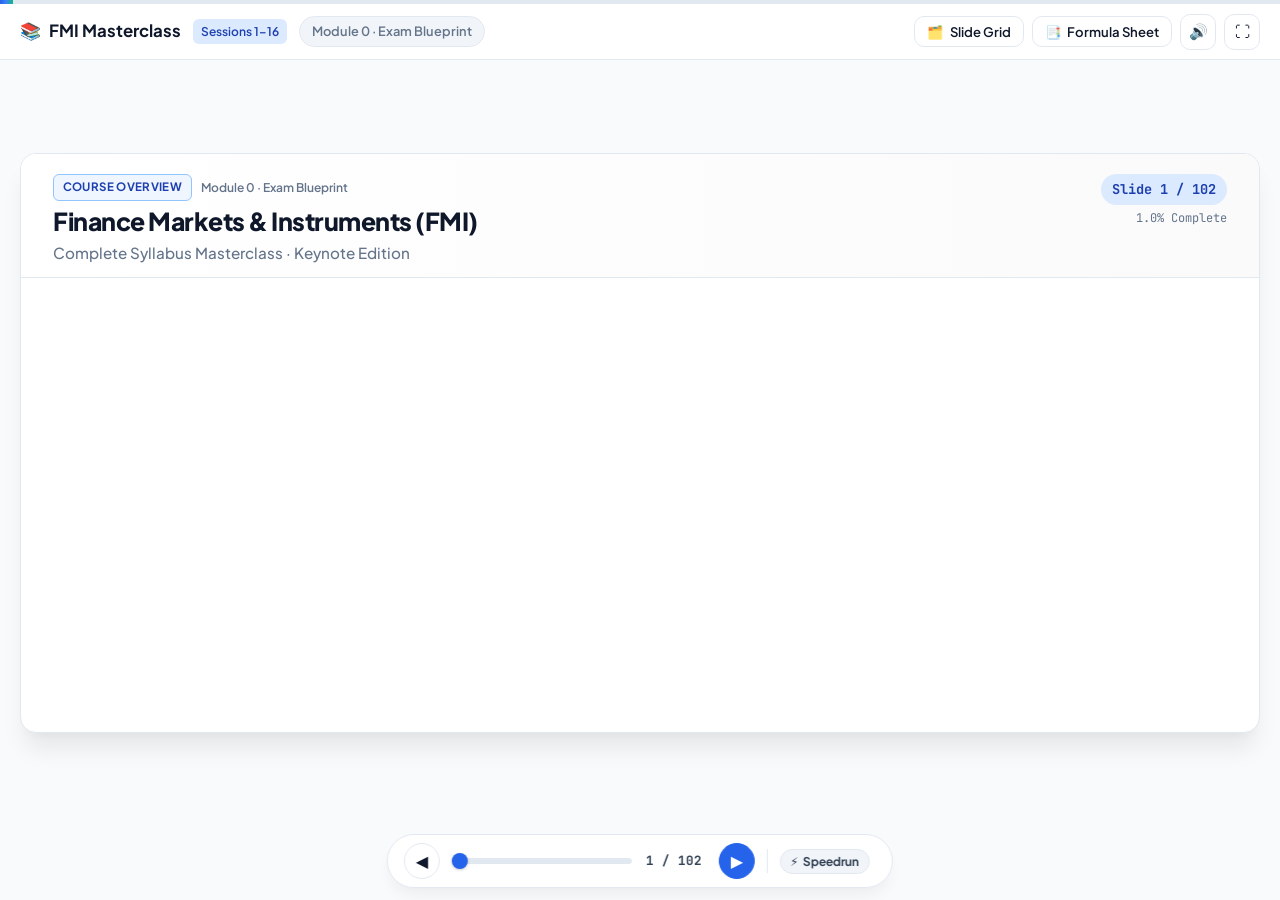
<file: masterclass_template.html>
<!DOCTYPE html>
<html lang="en">
<head>
    <meta charset="UTF-8">
    <meta name="viewport" content="width=device-width, initial-scale=1.0">
    <title>FMI Master Class · Complete 100-Slide Animated Keynote</title>
    <link rel="preconnect" href="https://fonts.googleapis.com">
    <link rel="preconnect" href="https://fonts.gstatic.com" crossorigin>
    <link href="https://fonts.googleapis.com/css2?family=Plus+Jakarta+Sans:wght@400;500;600;700;800&family=JetBrains+Mono:wght@400;600&display=swap" rel="stylesheet">
    <style>
        :root {
            --bg-body: #f8fafc;
            --bg-card: #ffffff;
            --bg-card-subtle: #f1f5f9;
            --border: #e2e8f0;
            --border-hover: #cbd5e1;
            --text-main: #0f172a;
            --text-muted: #64748b;
            --text-dim: #94a3b8;
            --primary: #2563eb;
            --primary-light: #eff6ff;
            --primary-border: #93c5fd;
            --primary-dark: #1e40af;
            --secondary: #0f172a;
            --success: #059669;
            --success-light: #ecfdf5;
            --success-border: #6ee7b7;
            --warning: #d97706;
            --warning-light: #fffbeb;
            --warning-border: #fde68a;
            --danger: #dc2626;
            --danger-light: #fef2f2;
            --danger-border: #fca5a5;
            --purple: #7c3aed;
            --purple-light: #faf5ff;
            --purple-border: #d8b4fe;
            --radius-sm: 6px;
            --radius-md: 10px;
            --radius-lg: 16px;
            --radius-full: 9999px;
            --shadow-sm: 0 1px 3px 0 rgba(0, 0, 0, 0.05);
            --shadow-md: 0 4px 6px -1px rgba(0, 0, 0, 0.05), 0 2px 4px -2px rgba(0, 0, 0, 0.03);
            --shadow-lg: 0 10px 15px -3px rgba(0, 0, 0, 0.05), 0 4px 6px -4px rgba(0, 0, 0, 0.03);
            --shadow-xl: 0 20px 25px -5px rgba(0, 0, 0, 0.08), 0 8px 10px -6px rgba(0, 0, 0, 0.03);
            --font-main: 'Plus Jakarta Sans', system-ui, -apple-system, sans-serif;
            --font-mono: 'JetBrains Mono', monospace;
        }

        * {
            box-sizing: border-box;
            margin: 0;
            padding: 0;
        }

        body {
            font-family: var(--font-main);
            background-color: var(--bg-body);
            color: var(--text-main);
            min-height: 100vh;
            display: flex;
            flex-direction: column;
            overflow-x: hidden;
            line-height: 1.6;
        }

        /* TOP PROGRESS BAR */
        .progress-bar-container {
            position: fixed;
            top: 0;
            left: 0;
            width: 100%;
            height: 4px;
            background: #e2e8f0;
            z-index: 1000;
        }

        .progress-bar-fill {
            height: 100%;
            background: linear-gradient(90deg, #2563eb, #3b82f6, #10b981);
            width: 1%;
            transition: width 0.3s ease;
        }

        /* HEADER NAV */
        .app-header {
            position: fixed;
            top: 4px;
            left: 0;
            width: 100%;
            height: 56px;
            background: rgba(255, 255, 255, 0.95);
            backdrop-filter: blur(8px);
            border-bottom: 1px solid var(--border);
            display: flex;
            align-items: center;
            justify-content: space-between;
            padding: 0 1.25rem;
            z-index: 999;
        }

        .brand-zone {
            display: flex;
            align-items: center;
            gap: 0.75rem;
        }

        .brand-zone a {
            text-decoration: none;
            color: inherit;
            display: flex;
            align-items: center;
            gap: 0.5rem;
            font-weight: 700;
            font-size: 1.05rem;
        }

        .brand-badge {
            background: #dbeafe;
            color: #1e40af;
            font-size: 0.75rem;
            padding: 0.2rem 0.5rem;
            border-radius: var(--radius-sm);
            font-weight: 600;
        }

        .header-module-badge {
            display: inline-flex;
            align-items: center;
            padding: 0.25rem 0.75rem;
            background: var(--bg-card-subtle);
            border: 1px solid var(--border);
            border-radius: var(--radius-full);
            font-size: 0.8rem;
            font-weight: 600;
            color: var(--text-muted);
            max-width: 320px;
            white-space: nowrap;
            overflow: hidden;
            text-overflow: ellipsis;
        }

        .header-actions {
            display: flex;
            align-items: center;
            gap: 0.5rem;
        }

        .btn-icon {
            background: #ffffff;
            border: 1px solid var(--border);
            color: var(--text-main);
            width: 36px;
            height: 36px;
            border-radius: var(--radius-md);
            display: inline-flex;
            align-items: center;
            justify-content: center;
            cursor: pointer;
            transition: all 0.2s ease;
            font-size: 0.95rem;
        }

        .btn-icon:hover {
            background: var(--bg-card-subtle);
            border-color: var(--border-hover);
        }

        .btn-header {
            background: #ffffff;
            border: 1px solid var(--border);
            color: var(--text-main);
            padding: 0.35rem 0.75rem;
            border-radius: var(--radius-md);
            font-size: 0.82rem;
            font-weight: 600;
            cursor: pointer;
            display: inline-flex;
            align-items: center;
            gap: 0.4rem;
            transition: all 0.2s ease;
            font-family: inherit;
        }

        .btn-header:hover {
            background: var(--bg-card-subtle);
            border-color: var(--border-hover);
        }

        .btn-header.active {
            background: #eff6ff;
            color: #2563eb;
            border-color: #93c5fd;
        }

        /* PRESENTATION STAGE */
        .stage-container {
            flex: 1;
            margin-top: 60px;
            margin-bottom: 74px;
            display: flex;
            justify-content: center;
            align-items: center;
            padding: 1.25rem;
        }

        .slide-card {
            width: 100%;
            max-width: 1260px;
            min-height: 580px;
            background: var(--bg-card);
            border: 1px solid var(--border);
            border-radius: var(--radius-lg);
            box-shadow: var(--shadow-xl);
            display: flex;
            flex-direction: column;
            overflow: hidden;
            transition: opacity 0.2s cubic-bezier(0.16, 1, 0.3, 1), transform 0.2s cubic-bezier(0.16, 1, 0.3, 1);
        }

        .slide-card.fade-out {
            opacity: 0;
            transform: translateY(6px);
        }

        .slide-card.fade-in {
            opacity: 1;
            transform: translateY(0);
        }

        .slide-header {
            padding: 1.25rem 2rem 0.75rem 2rem;
            border-bottom: 1px solid var(--border);
            display: flex;
            justify-content: space-between;
            align-items: flex-start;
            background: linear-gradient(to right, #ffffff, #fafafa);
        }

        .slide-header-left {
            flex: 1;
        }

        .slide-meta {
            display: flex;
            align-items: center;
            gap: 0.6rem;
            margin-bottom: 0.35rem;
        }

        .badge {
            display: inline-flex;
            align-items: center;
            padding: 0.2rem 0.55rem;
            border-radius: var(--radius-sm);
            font-size: 0.72rem;
            font-weight: 700;
            letter-spacing: 0.03em;
            text-transform: uppercase;
        }

        .badge-primary { background: var(--primary-light); color: var(--primary-dark); border: 1px solid var(--primary-border); }
        .badge-success { background: var(--success-light); color: var(--success); border: 1px solid var(--success-border); }
        .badge-warning { background: var(--warning-light); color: var(--warning); border: 1px solid var(--warning-border); }
        .badge-danger { background: var(--danger-light); color: var(--danger); border: 1px solid var(--danger-border); }
        .badge-info { background: #eff6ff; color: #1e40af; border: 1px solid #bfdbfe; }
        .badge-dark { background: #1e293b; color: #ffffff; border: 1px solid #0f172a; }

        .slide-title {
            font-size: 1.55rem;
            font-weight: 800;
            color: var(--secondary);
            line-height: 1.25;
            letter-spacing: -0.02em;
        }

        .slide-subtitle {
            font-size: 0.95rem;
            color: var(--text-muted);
            margin-top: 0.2rem;
            font-weight: 500;
        }

        .slide-header-right {
            display: flex;
            flex-direction: column;
            align-items: flex-end;
            gap: 0.25rem;
        }

        .slide-counter-badge {
            font-family: var(--font-mono);
            font-size: 0.85rem;
            font-weight: 700;
            color: #1e40af;
            background: #dbeafe;
            padding: 0.3rem 0.7rem;
            border-radius: var(--radius-full);
            white-space: nowrap;
        }

        .slide-body {
            flex: 1;
            padding: 1.5rem 2rem 2rem 2rem;
            display: grid;
            grid-template-columns: 1.2fr 0.95fr;
            gap: 2rem;
            overflow-y: auto;
        }

        /* SLIDE CONTENT TYPOGRAPHY */
        .content-pane h3 {
            font-size: 1.15rem;
            font-weight: 700;
            color: var(--secondary);
            margin-bottom: 0.5rem;
        }

        .content-pane h4 {
            font-size: 0.95rem;
            font-weight: 700;
            color: #334155;
            margin-top: 0.85rem;
            margin-bottom: 0.35rem;
        }

        .content-pane p {
            font-size: 0.92rem;
            color: #334155;
            line-height: 1.65;
            margin-bottom: 0.75rem;
        }

        .content-pane ul, .content-pane ol {
            margin-bottom: 0.75rem;
        }

        .content-pane li {
            font-size: 0.88rem;
            color: #334155;
            margin-bottom: 0.4rem;
        }

        /* FORMULA BOX */
        .formula-box {
            background: #f8fafc;
            border: 1px solid #cbd5e1;
            border-left: 4px solid var(--primary);
            border-radius: var(--radius-sm);
            padding: 0.65rem 0.9rem;
            margin: 0.65rem 0;
        }

        .formula-name {
            font-size: 0.75rem;
            font-weight: 700;
            color: #64748b;
            text-transform: uppercase;
            letter-spacing: 0.04em;
            margin-bottom: 0.2rem;
        }

        .formula-code {
            font-family: var(--font-mono);
            font-size: 0.92rem;
            font-weight: 600;
            color: #1e3a8a;
            line-height: 1.4;
        }

        /* CALLOUTS */
        .callout {
            border-radius: var(--radius-sm);
            padding: 0.65rem 0.9rem;
            font-size: 0.85rem;
            line-height: 1.55;
            margin: 0.65rem 0;
        }

        .callout-info {
            background: #eff6ff;
            border-left: 4px solid #3b82f6;
            color: #1e3a8a;
        }

        .callout-warning {
            background: #fffbeb;
            border-left: 4px solid #f59e0b;
            color: #92400e;
        }

        .callout-danger {
            background: #fef2f2;
            border-left: 4px solid #ef4444;
            color: #991b1b;
        }

        .callout-success {
            background: #ecfdf5;
            border-left: 4px solid #10b981;
            color: #065f46;
        }

        /* DATA TABLES */
        .table-responsive {
            overflow-x: auto;
            margin: 0.5rem 0;
            border: 1px solid var(--border);
            border-radius: var(--radius-sm);
        }

        .data-table {
            width: 100%;
            border-collapse: collapse;
            text-align: left;
        }

        .data-table th {
            background: #f1f5f9;
            color: #334155;
            font-weight: 700;
            padding: 0.5rem 0.75rem;
            border-bottom: 1px solid var(--border);
        }

        .data-table td {
            padding: 0.45rem 0.75rem;
            border-bottom: 1px solid #f1f5f9;
            color: #334155;
        }

        .data-table tr:last-child td {
            border-bottom: none;
        }

        .data-table tr:hover td {
            background: #f8fafc;
        }

        /* VISUAL PANE */
        .visual-pane {
            display: flex;
            flex-direction: column;
            justify-content: center;
        }

        .visual-card {
            background: #ffffff;
            border: 1px solid var(--border);
            border-radius: var(--radius-md);
            padding: 1.25rem;
            box-shadow: var(--shadow-sm);
        }

        /* MATH RENDERING */
        .math-expr {
            font-family: var(--font-mono);
            font-weight: 600;
            color: #1e40af;
            background: #eff6ff;
            padding: 0.1rem 0.35rem;
            border-radius: 4px;
            font-size: 0.9em;
        }

        .math-block {
            background: #f8fafc;
            border: 1px solid #e2e8f0;
            border-radius: var(--radius-sm);
            padding: 0.6rem;
            text-align: center;
            font-family: var(--font-mono);
            font-weight: 600;
            color: #1e3a8a;
            margin: 0.5rem 0;
        }

        .fraction {
            display: inline-flex;
            flex-direction: column;
            vertical-align: middle;
            text-align: center;
            padding: 0 0.2rem;
            font-size: 0.88em;
        }

        .fraction .num {
            border-bottom: 1px solid currentColor;
            padding-bottom: 1px;
        }

        .fraction .denom {
            padding-top: 1px;
        }

        /* BOTTOM FLOATING DOCK */
        .bottom-dock {
            position: fixed;
            bottom: 12px;
            left: 50%;
            transform: translateX(-50%);
            background: rgba(255, 255, 255, 0.95);
            backdrop-filter: blur(10px);
            border: 1px solid var(--border);
            border-radius: var(--radius-full);
            box-shadow: var(--shadow-lg);
            padding: 0.5rem 1rem;
            display: flex;
            align-items: center;
            gap: 0.75rem;
            z-index: 999;
            width: auto;
            max-width: 90vw;
        }

        .nav-btn {
            background: #ffffff;
            border: 1px solid var(--border);
            color: var(--text-main);
            width: 36px;
            height: 36px;
            border-radius: 50%;
            display: flex;
            align-items: center;
            justify-content: center;
            cursor: pointer;
            transition: all 0.2s ease;
            font-size: 1rem;
        }

        .nav-btn:hover:not(:disabled) {
            background: var(--bg-card-subtle);
            border-color: var(--primary);
            color: var(--primary);
            transform: scale(1.05);
        }

        .nav-btn:disabled {
            opacity: 0.35;
            cursor: not-allowed;
        }

        .nav-btn.primary-nav {
            background: var(--primary);
            color: #ffffff;
            border-color: var(--primary);
        }

        .nav-btn.primary-nav:hover:not(:disabled) {
            background: var(--primary-dark);
            color: #ffffff;
        }

        .scrubber-zone {
            display: flex;
            align-items: center;
            gap: 0.6rem;
        }

        .slider-scrubber {
            -webkit-appearance: none;
            width: 180px;
            height: 6px;
            border-radius: 3px;
            background: #e2e8f0;
            outline: none;
            transition: background 0.2s;
        }

        .slider-scrubber::-webkit-slider-thumb {
            -webkit-appearance: none;
            appearance: none;
            width: 16px;
            height: 16px;
            border-radius: 50%;
            background: var(--primary);
            cursor: pointer;
            box-shadow: 0 1px 3px rgba(0,0,0,0.2);
            transition: transform 0.15s;
        }

        .slider-scrubber::-webkit-slider-thumb:hover {
            transform: scale(1.2);
        }

        .dock-divider {
            width: 1px;
            height: 24px;
            background: var(--border);
        }

        .speedrun-widget {
            display: flex;
            align-items: center;
            gap: 0.4rem;
        }

        .btn-speedrun {
            background: #f1f5f9;
            border: 1px solid var(--border);
            color: #334155;
            font-size: 0.75rem;
            font-weight: 700;
            padding: 0.25rem 0.6rem;
            border-radius: var(--radius-full);
            cursor: pointer;
            display: flex;
            align-items: center;
            gap: 0.3rem;
            font-family: inherit;
            transition: all 0.2s;
        }

        .btn-speedrun.running {
            background: #fee2e2;
            color: #dc2626;
            border-color: #fca5a5;
        }

        .timer-badge {
            font-family: var(--font-mono);
            font-size: 0.75rem;
            color: #64748b;
        }

        /* MODALS */
        .modal-overlay {
            position: fixed;
            top: 0;
            left: 0;
            width: 100vw;
            height: 100vh;
            background: rgba(15, 23, 42, 0.5);
            backdrop-filter: blur(4px);
            z-index: 2000;
            display: none;
            align-items: center;
            justify-content: center;
            padding: 1.5rem;
        }

        .modal-overlay.open {
            display: flex;
        }

        .modal-container {
            background: #ffffff;
            border-radius: var(--radius-lg);
            width: 100%;
            max-width: 900px;
            max-height: 85vh;
            display: flex;
            flex-direction: column;
            box-shadow: 0 25px 50px -12px rgba(0, 0, 0, 0.25);
            overflow: hidden;
            animation: modalPop 0.2s cubic-bezier(0.16, 1, 0.3, 1);
        }

        @keyframes modalPop {
            0% { opacity: 0; transform: scale(0.96); }
            100% { opacity: 1; transform: scale(1); }
        }

        .modal-header {
            padding: 1.25rem 1.5rem;
            border-bottom: 1px solid var(--border);
            display: flex;
            align-items: center;
            justify-content: space-between;
        }

        .modal-title {
            font-size: 1.2rem;
            font-weight: 800;
            color: var(--secondary);
            display: flex;
            align-items: center;
            gap: 0.5rem;
        }

        .modal-close {
            background: none;
            border: none;
            font-size: 1.4rem;
            cursor: pointer;
            color: var(--text-muted);
            width: 32px;
            height: 32px;
            border-radius: 50%;
            display: flex;
            align-items: center;
            justify-content: center;
        }

        .modal-close:hover {
            background: var(--bg-card-subtle);
            color: var(--text-main);
        }

        .modal-body {
            padding: 1.5rem;
            overflow-y: auto;
            flex: 1;
        }

        /* GRID / TOC MODAL */
        .search-box {
            width: 100%;
            padding: 0.75rem 1rem;
            border: 1px solid var(--border);
            border-radius: var(--radius-md);
            font-size: 0.95rem;
            font-family: inherit;
            margin-bottom: 1rem;
            outline: none;
        }

        .search-box:focus {
            border-color: var(--primary);
            box-shadow: 0 0 0 3px rgba(37, 99, 235, 0.1);
        }

        .slides-grid {
            display: grid;
            grid-template-columns: repeat(auto-fill, minmax(260px, 1fr));
            gap: 0.75rem;
        }

        .slide-tile {
            background: #ffffff;
            border: 1px solid var(--border);
            border-radius: var(--radius-md);
            padding: 0.75rem;
            cursor: pointer;
            transition: all 0.15s ease;
            text-align: left;
        }

        .slide-tile:hover {
            border-color: var(--primary);
            background: #f8fafc;
            transform: translateY(-2px);
            box-shadow: var(--shadow-sm);
        }

        .slide-tile.active {
            border-color: var(--primary);
            background: #eff6ff;
        }

        .slide-tile-id {
            font-family: var(--font-mono);
            font-size: 0.75rem;
            font-weight: 700;
            color: #2563eb;
        }

        .slide-tile-title {
            font-size: 0.88rem;
            font-weight: 700;
            color: var(--secondary);
            margin: 0.2rem 0;
            line-height: 1.3;
        }

        .slide-tile-module {
            font-size: 0.75rem;
            color: var(--text-muted);
        }

        /* FORMULA MODAL TABS */
        .formula-tabs {
            display: flex;
            gap: 0.5rem;
            border-bottom: 1px solid var(--border);
            margin-bottom: 1rem;
            padding-bottom: 0.5rem;
        }

        .tab-btn {
            background: none;
            border: none;
            padding: 0.5rem 1rem;
            border-radius: var(--radius-md);
            font-size: 0.85rem;
            font-weight: 700;
            cursor: pointer;
            color: var(--text-muted);
            font-family: inherit;
        }

        .tab-btn.active {
            background: #eff6ff;
            color: #2563eb;
        }

        .tab-content {
            display: none;
        }

        .tab-content.active {
            display: block;
        }

        /* RESPONSIVE DESIGN */
        @media (max-width: 900px) {
            .slide-body {
                grid-template-columns: 1fr;
                gap: 1.25rem;
            }
            .slide-header {
                padding: 1rem 1.25rem;
            }
            .slider-scrubber {
                width: 90px;
            }
            .header-module-badge {
                display: none;
            }
        }

        @media (max-width: 600px) {
            .slide-title {
                font-size: 1.25rem;
            }
            .bottom-dock {
                padding: 0.4rem 0.6rem;
                gap: 0.4rem;
            }
            .slider-scrubber {
                display: none;
            }
        }
    </style>
</head>
<body>

    <!-- TOP PROGRESS BAR -->
    <div class="progress-bar-container">
        <div class="progress-bar-fill" id="progressBar"></div>
    </div>

    <!-- APP HEADER -->
    <header class="app-header">
        <div class="brand-zone">
            <a href="index.html" title="Back to Main Course Portal">
                <span>📚</span>
                <span>FMI Masterclass</span>
            </a>
            <span class="brand-badge">Sessions 1–16</span>
            <span class="header-module-badge" id="headerModule">Module 0 · Exam Blueprint</span>
        </div>

        <div class="header-actions">
            <button class="btn-header" id="btnTOC" title="Open Slide Grid (Key: G / T)">
                <span>🗂️</span>
                <span>Slide Grid</span>
            </button>
            <button class="btn-header" id="btnCheatSheet" title="View Formulas & Exam Traps (Key: F / M)">
                <span>📑</span>
                <span>Formula Sheet</span>
            </button>
            <button class="btn-icon" id="btnSound" title="Toggle Slide Sound Effects">
                <span id="soundIcon">🔊</span>
            </button>
            <button class="btn-icon" id="btnFullscreen" title="Toggle Fullscreen (Key: F)">
                <span>⛶</span>
            </button>
        </div>
    </header>

    <!-- STAGE CONTAINER -->
    <main class="stage-container">
        <div class="slide-card fade-in" id="slideCard">
            <div class="slide-header">
                <div class="slide-header-left">
                    <div class="slide-meta">
                        <span class="badge badge-primary" id="slideBadge">COURSE OVERVIEW</span>
                        <span style="font-size:0.75rem; color:var(--text-muted); font-weight:600;" id="slideModule">Module 0 · Exam Blueprint</span>
                    </div>
                    <h1 class="slide-title" id="slideTitle">Finance Markets & Instruments (FMI)</h1>
                    <div class="slide-subtitle" id="slideSubtitle">Complete Syllabus Masterclass · Keynote Edition</div>
                </div>
                <div class="slide-header-right">
                    <div class="slide-counter-badge" id="slideCounter">Slide 1 / 102</div>
                    <div style="font-size:0.75rem; color:var(--text-muted); font-family:var(--font-mono);" id="percentProgress">1.0% Complete</div>
                </div>
            </div>

            <div class="slide-body">
                <div class="content-pane" id="contentPane">
                    <!-- Dynamic Slide HTML Content -->
                </div>
                <div class="visual-pane" id="visualPane">
                    <!-- Dynamic Visual Diagram / Chart -->
                </div>
            </div>
        </div>
    </main>

    <!-- BOTTOM FLOATING DOCK -->
    <footer class="bottom-dock">
        <button class="nav-btn" id="btnPrev" title="Previous Slide (Left Arrow / K)">
            <span>◀</span>
        </button>

        <div class="scrubber-zone">
            <input type="range" min="1" max="102" value="1" class="slider-scrubber" id="slideScrubber" title="Slide Scrubber">
            <span style="font-family:var(--font-mono); font-size:0.8rem; font-weight:700; color:#334155; min-width:65px; text-align:center;" id="dockCounter">1 / 102</span>
        </div>

        <button class="nav-btn primary-nav" id="btnNext" title="Next Slide (Right Arrow / Space / J)">
            <span>▶</span>
        </button>

        <div class="dock-divider"></div>

        <div class="speedrun-widget">
            <button class="btn-speedrun" id="btnSpeedrun" title="Start Animated Autoplay Speedrun">
                <span id="speedrunIcon">⚡</span>
                <span id="speedrunText">Speedrun</span>
            </button>
            <span class="timer-badge" id="timerBadge"></span>
        </div>
    </footer>

    <!-- SLIDE GRID / SEARCHABLE TOC MODAL -->
    <div class="modal-overlay" id="modalTOC">
        <div class="modal-container">
            <div class="modal-header">
                <div class="modal-title">
                    <span>🗂️</span>
                    <span>All 102 Masterclass Slides</span>
                </div>
                <button class="modal-close" id="btnCloseTOC">&times;</button>
            </div>
            <div class="modal-body">
                <input type="text" class="search-box" id="tocSearch" placeholder="Type to search slides (e.g. Asian Paints, DuPont, Break-Even, CAPM, Depreciation)...">
                <div class="slides-grid" id="tocGrid">
                    <!-- Dynamic Tiles -->
                </div>
            </div>
        </div>
    </div>

    <!-- FORMULA CHEAT SHEET MODAL -->
    <div class="modal-overlay" id="modalFormula">
        <div class="modal-container" style="max-width:850px;">
            <div class="modal-header">
                <div class="modal-title">
                    <span>📑</span>
                    <span>Exam Formula Sheet & Trap Reference</span>
                </div>
                <button class="modal-close" id="btnCloseFormula">&times;</button>
            </div>
            <div class="modal-body">
                <div class="formula-tabs">
                    <button class="tab-btn active" data-tab="tabGiven">GIVEN on Exam Sheet</button>
                    <button class="tab-btn" data-tab="tabNotGiven">MUST MEMORIZE (Not Given)</button>
                    <button class="tab-btn" data-tab="tabTraps">Top 10 MCQ Exam Traps</button>
                </div>

                <div class="tab-content active" id="tabGiven">
                    <h4 style="color:#2563eb; margin-bottom:0.5rem;">Formulas Provided in Question Paper:</h4>
                    <div class="table-responsive">
                        <table class="data-table" style="font-size:0.85rem;">
                            <tr><th>Ratio / Metric</th><th>Official Formula Expression</th></tr>
                            <tr><td><strong>Current Ratio</strong></td><td>Current Assets ÷ Current Liabilities</td></tr>
                            <tr><td><strong>Quick Ratio</strong></td><td>(Current Assets − Inventory) ÷ Current Liabilities</td></tr>
                            <tr><td><strong>Cash Ratio</strong></td><td>Cash & Equivalents ÷ Current Liabilities</td></tr>
                            <tr><td><strong>Inventory Turnover & Days</strong></td><td>COGS ÷ Avg Inventory &nbsp;|&nbsp; (Avg Inventory × 365) ÷ COGS</td></tr>
                            <tr><td><strong>Receivable Days (DSO)</strong></td><td>(Avg Receivables × 365) ÷ Total Sales</td></tr>
                            <tr><td><strong>Payable Days (DPO)</strong></td><td>(Avg Payables × 365) ÷ COGS</td></tr>
                            <tr><td><strong>Debt-to-Equity</strong></td><td>Total Debt ÷ Total Shareholders' Equity</td></tr>
                            <tr><td><strong>Interest Coverage</strong></td><td>EBIT ÷ Interest Expense</td></tr>
                            <tr><td><strong>ROCE</strong></td><td>EBIT ÷ Capital Employed (Equity + Debt)</td></tr>
                            <tr><td><strong>DuPont ROE (3-Step)</strong></td><td>(PAT ÷ Sales) × (Sales ÷ Assets) × (Assets ÷ Equity)</td></tr>
                            <tr><td><strong>P/E Ratio</strong></td><td>Market Price per Share ÷ EPS</td></tr>
                            <tr><td><strong>Enterprise Value (EV)</strong></td><td>Market Cap + Total Debt − Cash</td></tr>
                            <tr><td><strong>Future Value (FV)</strong></td><td>PV × (1 + r)^n</td></tr>
                            <tr><td><strong>Present Value (PV)</strong></td><td>FV ÷ (1 + r)^n = FV × PVIF(r, n)</td></tr>
                            <tr><td><strong>Rule of 72</strong></td><td>Years to double ≈ 72 ÷ r%</td></tr>
                            <tr><td><strong>Ordinary Annuity PV</strong></td><td>PMT × PVIFA(r, n)</td></tr>
                            <tr><td><strong>Level Perpetuity</strong></td><td>Cash Flow (C) ÷ r</td></tr>
                            <tr><td><strong>Growing Perpetuity</strong></td><td>CF₁ ÷ (r − g) &nbsp;[where r &gt; g]</td></tr>
                            <tr><td><strong>Profitability Index (PI)</strong></td><td>PV of Cash Inflows ÷ Initial Outlay</td></tr>
                            <tr><td><strong>CAPM Cost of Equity</strong></td><td>Rf + β × (Rm − Rf)</td></tr>
                        </table>
                    </div>
                </div>

                <div class="tab-content" id="tabNotGiven">
                    <h4 style="color:#dc2626; margin-bottom:0.5rem;">⚠️ Formulas NOT Provided (Must Memorize):</h4>
                    <div class="table-responsive">
                        <table class="data-table" style="font-size:0.85rem;">
                            <tr><th>Formula Name</th><th>Exact Expression to Memorize</th></tr>
                            <tr><td><strong>Unit Contribution</strong></td><td><code>Selling Price (SP) − Variable Cost (VC)</code></td></tr>
                            <tr><td><strong>P/V Ratio (Profit-Volume)</strong></td><td><code>Contribution ÷ Sales = (SP − VC) ÷ SP</code></td></tr>
                            <tr><td><strong>Two-Period P/V Shortcut</strong></td><td><code>Change in Profit ÷ Change in Sales</code></td></tr>
                            <tr><td><strong>Break-Even (Units)</strong></td><td><code>Fixed Cost ÷ Unit Contribution = FC ÷ (SP − VC)</code></td></tr>
                            <tr><td><strong>Break-Even (Value ₹)</strong></td><td><code>Fixed Cost ÷ P/V Ratio = BEP Units × SP</code></td></tr>
                            <tr><td><strong>Target Profit (Units)</strong></td><td><code>(Fixed Cost + Target Profit) ÷ Unit Contribution</code></td></tr>
                            <tr><td><strong>Target Profit (Value ₹)</strong></td><td><code>(Fixed Cost + Target Profit) ÷ P/V Ratio</code></td></tr>
                            <tr><td><strong>Margin of Safety (MoS ₹)</strong></td><td><code>Actual Sales − Break-Even Sales = Profit ÷ P/V Ratio</code></td></tr>
                            <tr><td><strong>Margin of Safety (% MoS)</strong></td><td><code>(MoS Sales ÷ Actual Sales) × 100 = Profit ÷ Total Contribution</code></td></tr>
                            <tr><td><strong>Operating Cycle</strong></td><td><code>Inventory Days + Receivable Days</code></td></tr>
                            <tr><td><strong>Cash Conversion Cycle (CCC)</strong></td><td><code>Inventory Days + Receivable Days − Payable Days</code></td></tr>
                            <tr><td><strong>Net Present Value (NPV)</strong></td><td><code>PV of Inflows − Initial Outlay</code></td></tr>
                            <tr><td><strong>Annuity Due PV</strong></td><td><code>Ordinary Annuity PV × (1 + r)</code></td></tr>
                        </table>
                    </div>
                </div>

                <div class="tab-content" id="tabTraps">
                    <h4 style="color:#d97706; margin-bottom:0.5rem;">🚨 The Top 10 Exam MCQ Traps:</h4>
                    <ul style="line-height:1.8; font-size:0.88rem; margin-left:1.5rem; color:#334155;">
                        <li><strong>1. Drawings & Dividends:</strong> Direct reduction of Equity; NEVER an expense on the Income Statement!</li>
                        <li><strong>2. Sunk Costs:</strong> Past spent money (R&D, market surveys) is ALWAYS 100% irrelevant to decisions.</li>
                        <li><strong>3. Opportunity Costs:</strong> Foregone alternative income MUST ALWAYS be included in project appraisals.</li>
                        <li><strong>4. NPV vs IRR Conflict:</strong> When mutually exclusive, ALWAYS choose highest NPV (IRR ignores scale).</li>
                        <li><strong>5. Quick Ratio &lt; 1.0x:</strong> Normal in paint or FMCG due to necessary heavy inventory holding (Asian Paints = 0.89x).</li>
                        <li><strong>6. Fixed Cost per Unit:</strong> Fixed cost in total is fixed; fixed cost per unit FALLS as volume rises.</li>
                        <li><strong>7. Price Cut Shock:</strong> A 10% price cut spikes break-even volume by +33.3% because variable costs are sticky!</li>
                        <li><strong>8. Inventory Turnover Denominator:</strong> Always use COGS, NOT Sales revenue!</li>
                        <li><strong>9. Forwards vs Futures:</strong> Forwards = OTC + high default risk; Futures = Exchange + Clearinghouse zero default.</li>
                        <li><strong>10. Depreciation:</strong> Non-cash expense; added back to Net Income to compute Operating Cash Flow.</li>
                    </ul>
                </div>
            </div>
        </div>
    </div>

    <!-- SOUND SYNTHESIZER (WEB AUDIO API) -->
    <script>
        const audioCtx = new (window.AudioContext || window.webkitAudioContext)();
        let soundEnabled = true;

        function playClickSound() {
            if (!soundEnabled) return;
            try {
                const osc = audioCtx.createOscillator();
                const gain = audioCtx.createGain();
                osc.type = 'sine';
                osc.frequency.setValueAtTime(600, audioCtx.currentTime);
                osc.frequency.exponentialRampToValueAtTime(800, audioCtx.currentTime + 0.04);
                gain.gain.setValueAtTime(0.04, audioCtx.currentTime);
                gain.gain.exponentialRampToValueAtTime(0.001, audioCtx.currentTime + 0.04);
                osc.connect(gain);
                gain.connect(audioCtx.destination);
                osc.start();
                osc.stop(audioCtx.currentTime + 0.04);
            } catch(e) {}
        }

        document.getElementById('btnSound').addEventListener('click', () => {
            soundEnabled = !soundEnabled;
            document.getElementById('soundIcon').textContent = soundEnabled ? '🔊' : '🔇';
        });
    </script>

    <!-- MAIN PRESENTATION ENGINE -->
    <script>
        const slides = __SLIDES_DATA__;
        let currentSlideIdx = 0;
        let speedrunInterval = null;
        let speedrunSecondsLeft = 8;
        const SPEEDRUN_DURATION = 8; // 8 seconds per slide for smooth 100-slide run

        // DOM Elements
        const slideCard = document.getElementById('slideCard');
        const slideBadge = document.getElementById('slideBadge');
        const slideModule = document.getElementById('slideModule');
        const slideTitle = document.getElementById('slideTitle');
        const slideSubtitle = document.getElementById('slideSubtitle');
        const slideCounter = document.getElementById('slideCounter');
        const percentProgress = document.getElementById('percentProgress');
        const contentPane = document.getElementById('contentPane');
        const visualPane = document.getElementById('visualPane');
        const progressBar = document.getElementById('progressBar');
        const headerModule = document.getElementById('headerModule');
        const slideScrubber = document.getElementById('slideScrubber');
        const dockCounter = document.getElementById('dockCounter');
        const btnPrev = document.getElementById('btnPrev');
        const btnNext = document.getElementById('btnNext');
        const btnSpeedrun = document.getElementById('btnSpeedrun');
        const timerBadge = document.getElementById('timerBadge');

        function renderSlide(idx, animate = true) {
            if (idx < 0) idx = 0;
            if (idx >= slides.length) idx = slides.length - 1;
            currentSlideIdx = idx;

            const slide = slides[currentSlideIdx];

            if (animate) {
                slideCard.classList.remove('fade-in');
                slideCard.classList.add('fade-out');
                setTimeout(() => {
                    applySlideData(slide);
                    slideCard.classList.remove('fade-out');
                    slideCard.classList.add('fade-in');
                }, 120);
            } else {
                applySlideData(slide);
            }

            playClickSound();
        }

        function applySlideData(slide) {
            slideBadge.textContent = slide.badge || 'CONCEPT';
            slideBadge.className = `badge badge-${slide.badge_type || 'primary'}`;
            slideModule.textContent = slide.module;
            headerModule.textContent = slide.module;
            slideTitle.textContent = slide.title;
            slideSubtitle.textContent = slide.subtitle || '';
            slideCounter.textContent = `Slide ${slide.id} / ${slides.length}`;

            const percent = ((slide.id / slides.length) * 100).toFixed(1);
            percentProgress.textContent = `${percent}% Complete`;
            progressBar.style.width = `${percent}%`;

            slideScrubber.value = slide.id;
            dockCounter.textContent = `${slide.id} / ${slides.length}`;

            btnPrev.disabled = currentSlideIdx === 0;
            btnNext.disabled = currentSlideIdx === slides.length - 1;

            contentPane.innerHTML = slide.content_html;
            visualPane.innerHTML = slide.visual_html;

            // Highlight in TOC if open
            updateActiveTOCTile(slide.id);
        }

        function nextSlide() {
            if (currentSlideIdx < slides.length - 1) {
                renderSlide(currentSlideIdx + 1);
            } else if (speedrunInterval) {
                stopSpeedrun();
            }
        }

        function prevSlide() {
            if (currentSlideIdx > 0) {
                renderSlide(currentSlideIdx - 1);
            }
        }

        // Speedrun Autoplay Engine
        function startSpeedrun() {
            btnSpeedrun.classList.add('running');
            document.getElementById('speedrunIcon').textContent = '⏸️';
            document.getElementById('speedrunText').textContent = 'Pause';
            speedrunSecondsLeft = SPEEDRUN_DURATION;
            timerBadge.textContent = `(${speedrunSecondsLeft}s)`;

            speedrunInterval = setInterval(() => {
                speedrunSecondsLeft--;
                if (speedrunSecondsLeft <= 0) {
                    speedrunSecondsLeft = SPEEDRUN_DURATION;
                    nextSlide();
                }
                timerBadge.textContent = `(${speedrunSecondsLeft}s)`;
            }, 1000);
        }

        function stopSpeedrun() {
            clearInterval(speedrunInterval);
            speedrunInterval = null;
            btnSpeedrun.classList.remove('running');
            document.getElementById('speedrunIcon').textContent = '⚡';
            document.getElementById('speedrunText').textContent = 'Speedrun';
            timerBadge.textContent = '';
        }

        btnSpeedrun.addEventListener('click', () => {
            if (speedrunInterval) {
                stopSpeedrun();
            } else {
                startSpeedrun();
            }
        });

        // Controls Event Listeners
        btnPrev.addEventListener('click', () => {
            stopSpeedrun();
            prevSlide();
        });

        btnNext.addEventListener('click', () => {
            stopSpeedrun();
            nextSlide();
        });

        slideScrubber.addEventListener('input', (e) => {
            stopSpeedrun();
            renderSlide(parseInt(e.target.value) - 1, false);
        });

        // Fullscreen Toggle
        const btnFullscreen = document.getElementById('btnFullscreen');
        btnFullscreen.addEventListener('click', toggleFullscreen);

        function toggleFullscreen() {
            if (!document.fullscreenElement) {
                document.documentElement.requestFullscreen().catch(() => {});
            } else {
                if (document.exitFullscreen) {
                    document.exitFullscreen();
                }
            }
        }

        // Keyboard Navigation
        window.addEventListener('keydown', (e) => {
            if (e.target.tagName === 'INPUT' || e.target.tagName === 'TEXTAREA') return;

            if (e.key === 'ArrowRight' || e.key === ' ' || e.key === 'PageDown' || e.key === 'j') {
                e.preventDefault();
                stopSpeedrun();
                nextSlide();
            } else if (e.key === 'ArrowLeft' || e.key === 'Backspace' || e.key === 'PageUp' || e.key === 'k') {
                e.preventDefault();
                stopSpeedrun();
                prevSlide();
            } else if (e.key === 'Home') {
                e.preventDefault();
                stopSpeedrun();
                renderSlide(0);
            } else if (e.key === 'End') {
                e.preventDefault();
                stopSpeedrun();
                renderSlide(slides.length - 1);
            } else if (e.key === 'f' || e.key === 'F') {
                e.preventDefault();
                toggleFullscreen();
            } else if (e.key === 'g' || e.key === 'G' || e.key === 't' || e.key === 'T') {
                e.preventDefault();
                toggleTOCModal();
            } else if (e.key === 'm' || e.key === 'M' || e.key === 'c' || e.key === 'C') {
                e.preventDefault();
                toggleFormulaModal();
            } else if (e.key === 'Escape') {
                closeAllModals();
            }
        });

        // Touch Swipe Navigation for Tablets & Mobile
        let touchStartX = 0;
        let touchEndX = 0;

        slideCard.addEventListener('touchstart', (e) => {
            touchStartX = e.changedTouches[0].screenX;
        }, { passive: true });

        slideCard.addEventListener('touchend', (e) => {
            touchEndX = e.changedTouches[0].screenX;
            handleSwipe();
        }, { passive: true });

        function handleSwipe() {
            if (touchEndX < touchStartX - 50) {
                stopSpeedrun();
                nextSlide();
            }
            if (touchEndX > touchStartX + 50) {
                stopSpeedrun();
                prevSlide();
            }
        }

        // TOC / Slide Grid Modal Engine
        const modalTOC = document.getElementById('modalTOC');
        const btnTOC = document.getElementById('btnTOC');
        const btnCloseTOC = document.getElementById('btnCloseTOC');
        const tocGrid = document.getElementById('tocGrid');
        const tocSearch = document.getElementById('tocSearch');

        function buildTOCGrid(filterText = '') {
            tocGrid.innerHTML = '';
            const search = filterText.toLowerCase();

            slides.forEach((s, idx) => {
                const match = s.title.toLowerCase().includes(search) || 
                              s.module.toLowerCase().includes(search) ||
                              s.badge.toLowerCase().includes(search) ||
                              (s.subtitle && s.subtitle.toLowerCase().includes(search));
                if (!match) return;

                const tile = document.createElement('div');
                tile.className = `slide-tile ${idx === currentSlideIdx ? 'active' : ''}`;
                tile.id = `tocTile_${s.id}`;
                tile.innerHTML = `
                    <div style="display:flex; justify-content:space-between; align-items:center;">
                        <span class="slide-tile-id">#${s.id}</span>
                        <span class="badge badge-${s.badge_type || 'primary'}" style="font-size:0.65rem; padding:0.1rem 0.4rem;">${s.badge}</span>
                    </div>
                    <div class="slide-tile-title">${s.title}</div>
                    <div class="slide-tile-module">${s.module}</div>
                `;
                tile.addEventListener('click', () => {
                    stopSpeedrun();
                    renderSlide(idx);
                    modalTOC.classList.remove('open');
                });
                tocGrid.appendChild(tile);
            });
        }

        function updateActiveTOCTile(id) {
            document.querySelectorAll('.slide-tile').forEach(t => t.classList.remove('active'));
            const activeTile = document.getElementById(`tocTile_${id}`);
            if (activeTile) activeTile.classList.add('active');
        }

        function toggleTOCModal() {
            if (modalTOC.classList.contains('open')) {
                modalTOC.classList.remove('open');
            } else {
                closeAllModals();
                buildTOCGrid();
                modalTOC.classList.add('open');
                setTimeout(() => tocSearch.focus(), 100);
            }
        }

        btnTOC.addEventListener('click', toggleTOCModal);
        btnCloseTOC.addEventListener('click', () => modalTOC.classList.remove('open'));
        tocSearch.addEventListener('input', (e) => buildTOCGrid(e.target.value));

        // Formula Modal Engine
        const modalFormula = document.getElementById('modalFormula');
        const btnCheatSheet = document.getElementById('btnCheatSheet');
        const btnCloseFormula = document.getElementById('btnCloseFormula');

        function toggleFormulaModal() {
            if (modalFormula.classList.contains('open')) {
                modalFormula.classList.remove('open');
            } else {
                closeAllModals();
                modalFormula.classList.add('open');
            }
        }

        btnCheatSheet.addEventListener('click', toggleFormulaModal);
        btnCloseFormula.addEventListener('click', () => modalFormula.classList.remove('open'));

        // Modal Tab Switching
        document.querySelectorAll('.tab-btn').forEach(btn => {
            btn.addEventListener('click', () => {
                document.querySelectorAll('.tab-btn').forEach(b => b.classList.remove('active'));
                document.querySelectorAll('.tab-content').forEach(c => c.classList.remove('active'));
                btn.classList.add('active');
                document.getElementById(btn.dataset.tab).classList.add('active');
            });
        });

        function closeAllModals() {
            modalTOC.classList.remove('open');
            modalFormula.classList.remove('open');
        }

        modalTOC.addEventListener('click', (e) => {
            if (e.target === modalTOC) closeAllModals();
        });

        modalFormula.addEventListener('click', (e) => {
            if (e.target === modalFormula) closeAllModals();
        });

        // Initialize First Slide
        renderSlide(0, false);
        buildTOCGrid();
    </script>
</body>
</html>
</file>
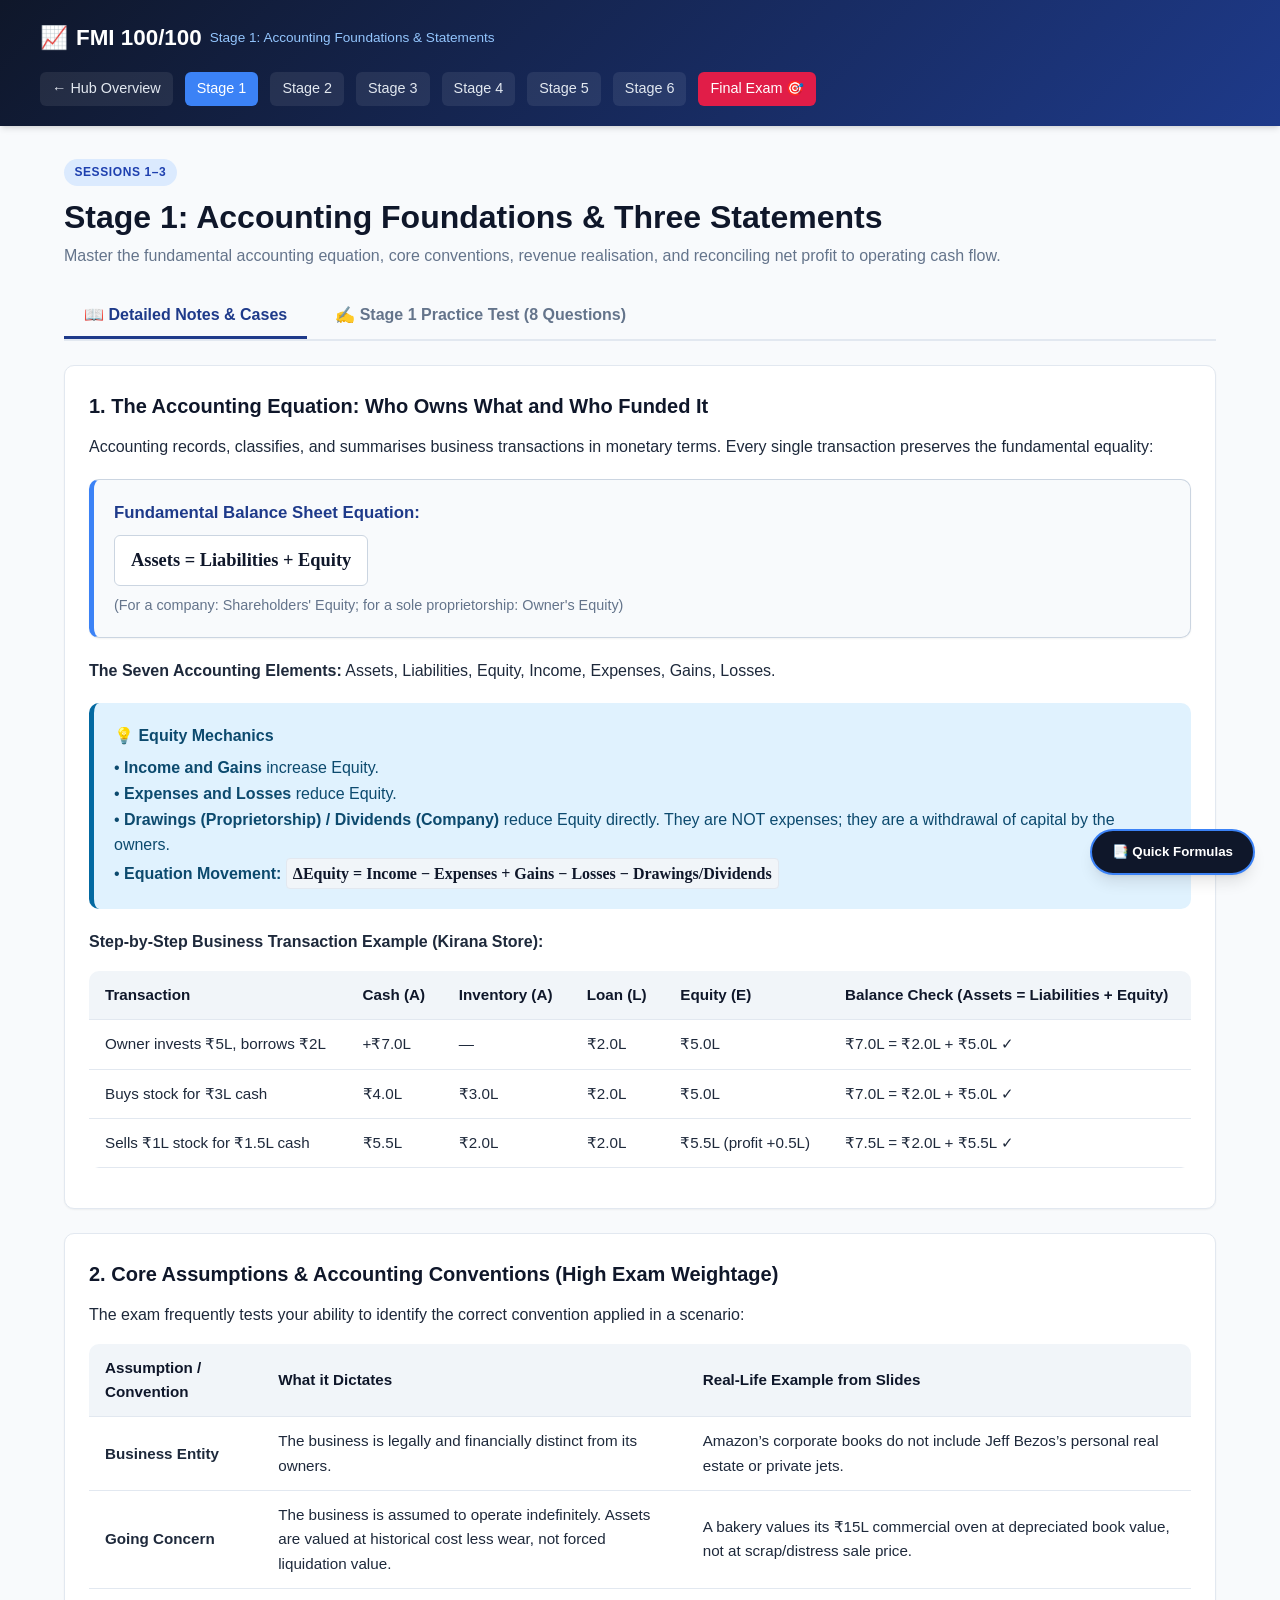
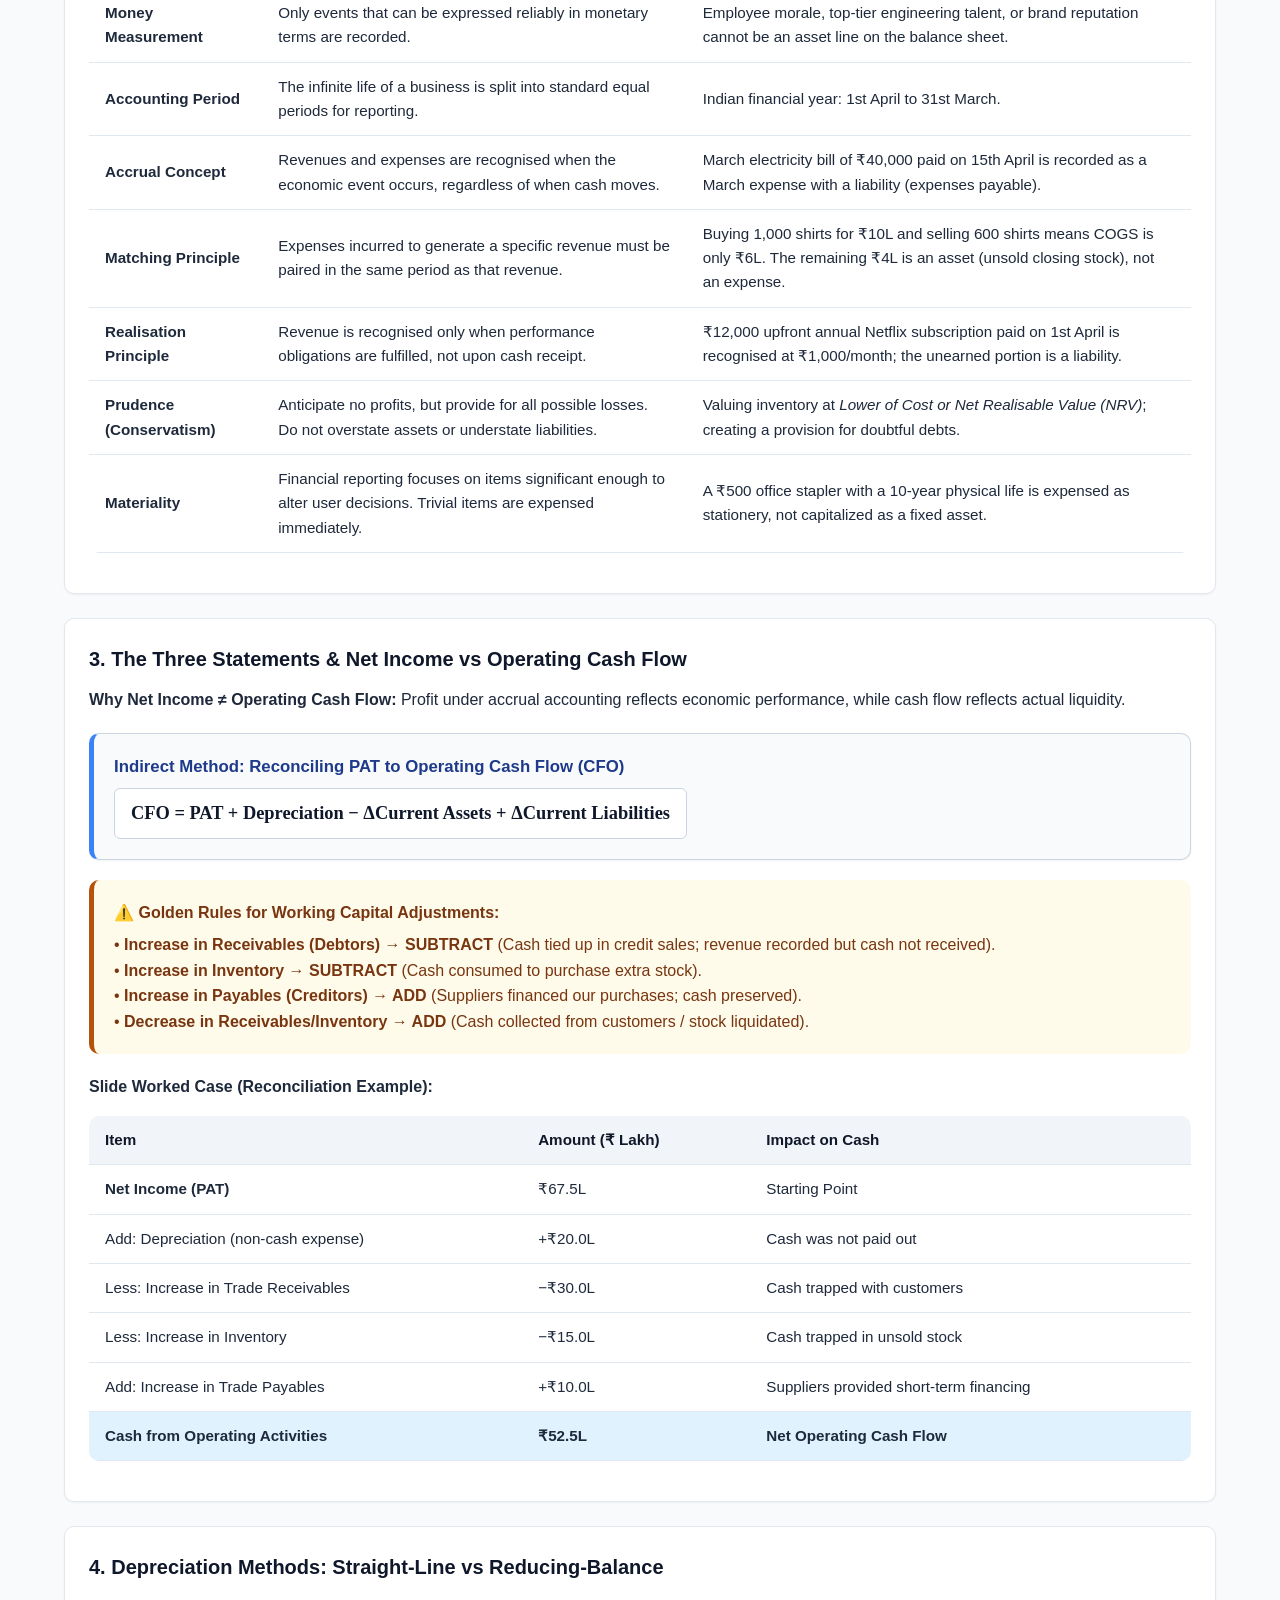
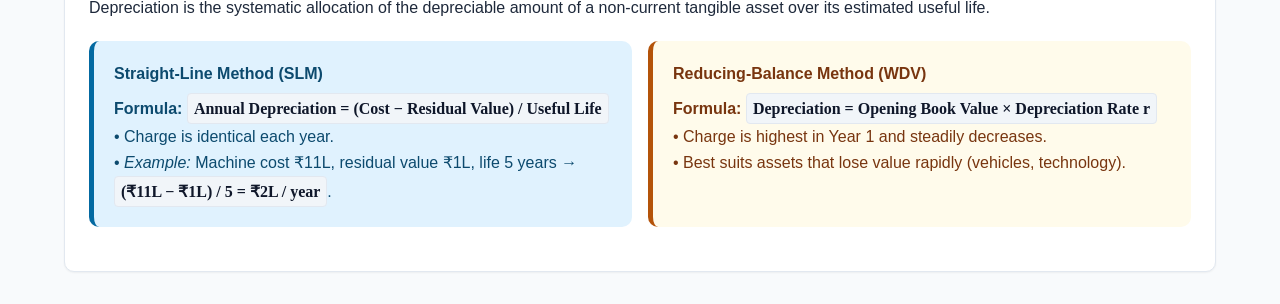
<file: stage1_accounting.html>
<!DOCTYPE html>
<html lang="en">
<head>
  <meta charset="UTF-8">
  <meta name="viewport" content="width=device-width, initial-scale=1.0">
  <title>Stage 1: Accounting Foundations & Three Statements | FMI 100/100</title>
  <link rel="stylesheet" href="style.css">
</head>
<body>

  <!-- Top Navigation -->
  <header class="header-nav">
    <div class="header-inner">
      <a href="index.html" class="brand-title">
        <span>📈</span> FMI 100/100
        <span class="brand-subtitle">Stage 1: Accounting Foundations & Statements</span>
      </a>
      <nav class="nav-links">
        <a href="index.html">← Hub Overview</a>
        <a href="stage1_accounting.html" class="active">Stage 1</a>
        <a href="stage2_ratios.html">Stage 2</a>
        <a href="stage3_cvp.html">Stage 3</a>
        <a href="stage4_tvm.html">Stage 4</a>
        <a href="stage5_capital_budgeting.html">Stage 5</a>
        <a href="stage6_capm_derivatives.html">Stage 6</a>
        <a href="stage7_final_exam.html" style="background:#e11d48; color:white;">Final Exam 🎯</a>
      </nav>
    </div>
  </header>

  <main class="container">
    
    <!-- Stage Header & Tab Navigation -->
    <div style="margin-bottom: 1.5rem;">
      <span class="badge badge-primary">Sessions 1–3</span>
      <h1 style="font-size: 2rem; color: var(--secondary); margin-top: 0.35rem;">Stage 1: Accounting Foundations & Three Statements</h1>
      <p style="color: var(--text-muted);">
        Master the fundamental accounting equation, core conventions, revenue realisation, and reconciling net profit to operating cash flow.
      </p>
    </div>

    <!-- Tabs: Detailed Information vs Interactive Test -->
    <div class="tabs">
      <button class="tab-btn active" onclick="switchTab('notes-tab', this)">📖 Detailed Notes & Cases</button>
      <button class="tab-btn" onclick="switchTab('test-tab', this)">✍️ Stage 1 Practice Test (8 Questions)</button>
    </div>

    <!-- TAB 1: DETAILED INFORMATION -->
    <div id="notes-tab" class="tab-content active">

      <!-- Section 1: The Accounting Equation -->
      <div class="card">
        <h3 class="card-title">1. The Accounting Equation: Who Owns What and Who Funded It</h3>
        <p>Accounting records, classifies, and summarises business transactions in monetary terms. Every single transaction preserves the fundamental equality:</p>
        
        <div class="formula-box">
          <div class="formula-name">Fundamental Balance Sheet Equation:</div>
          <div class="formula-code">Assets = Liabilities + Equity</div>
          <div style="margin-top: 0.5rem; font-size: 0.9rem; color: var(--text-muted);">(For a company: Shareholders' Equity; for a sole proprietorship: Owner's Equity)</div>
        </div>

        <p><strong>The Seven Accounting Elements:</strong> Assets, Liabilities, Equity, Income, Expenses, Gains, Losses.</p>
        <div class="callout callout-info">
          <h4>💡 Equity Mechanics</h4>
          <p>• <strong>Income and Gains</strong> increase Equity.</p>
          <p>• <strong>Expenses and Losses</strong> reduce Equity.</p>
          <p>• <strong>Drawings (Proprietorship) / Dividends (Company)</strong> reduce Equity directly. They are NOT expenses; they are a withdrawal of capital by the owners.</p>
          <p>• <strong>Equation Movement:</strong> <span class="math-expr">ΔEquity = Income − Expenses + Gains − Losses − Drawings/Dividends</span></p>
        </div>

        <h4>Step-by-Step Business Transaction Example (Kirana Store):</h4>
        <div class="table-responsive">
          <table class="data-table">
            <thead>
              <tr>
                <th>Transaction</th>
                <th>Cash (A)</th>
                <th>Inventory (A)</th>
                <th>Loan (L)</th>
                <th>Equity (E)</th>
                <th>Balance Check (Assets = Liabilities + Equity)</th>
              </tr>
            </thead>
            <tbody>
              <tr>
                <td>Owner invests ₹5L, borrows ₹2L</td>
                <td>+₹7.0L</td>
                <td>—</td>
                <td>₹2.0L</td>
                <td>₹5.0L</td>
                <td>₹7.0L = ₹2.0L + ₹5.0L ✓</td>
              </tr>
              <tr>
                <td>Buys stock for ₹3L cash</td>
                <td>₹4.0L</td>
                <td>₹3.0L</td>
                <td>₹2.0L</td>
                <td>₹5.0L</td>
                <td>₹7.0L = ₹2.0L + ₹5.0L ✓</td>
              </tr>
              <tr>
                <td>Sells ₹1L stock for ₹1.5L cash</td>
                <td>₹5.5L</td>
                <td>₹2.0L</td>
                <td>₹2.0L</td>
                <td>₹5.5L (profit +0.5L)</td>
                <td>₹7.5L = ₹2.0L + ₹5.5L ✓</td>
              </tr>
            </tbody>
          </table>
        </div>
      </div>

      <!-- Section 2: Core Assumptions & Conventions -->
      <div class="card">
        <h3 class="card-title">2. Core Assumptions & Accounting Conventions (High Exam Weightage)</h3>
        <p>The exam frequently tests your ability to identify the correct convention applied in a scenario:</p>

        <div class="table-responsive">
          <table class="data-table">
            <thead>
              <tr>
                <th>Assumption / Convention</th>
                <th>What it Dictates</th>
                <th>Real-Life Example from Slides</th>
              </tr>
            </thead>
            <tbody>
              <tr>
                <td><strong>Business Entity</strong></td>
                <td>The business is legally and financially distinct from its owners.</td>
                <td>Amazon’s corporate books do not include Jeff Bezos’s personal real estate or private jets.</td>
              </tr>
              <tr>
                <td><strong>Going Concern</strong></td>
                <td>The business is assumed to operate indefinitely. Assets are valued at historical cost less wear, not forced liquidation value.</td>
                <td>A bakery values its ₹15L commercial oven at depreciated book value, not at scrap/distress sale price.</td>
              </tr>
              <tr>
                <td><strong>Money Measurement</strong></td>
                <td>Only events that can be expressed reliably in monetary terms are recorded.</td>
                <td>Employee morale, top-tier engineering talent, or brand reputation cannot be an asset line on the balance sheet.</td>
              </tr>
              <tr>
                <td><strong>Accounting Period</strong></td>
                <td>The infinite life of a business is split into standard equal periods for reporting.</td>
                <td>Indian financial year: 1st April to 31st March.</td>
              </tr>
              <tr>
                <td><strong>Accrual Concept</strong></td>
                <td>Revenues and expenses are recognised when the economic event occurs, regardless of when cash moves.</td>
                <td>March electricity bill of ₹40,000 paid on 15th April is recorded as a March expense with a liability (expenses payable).</td>
              </tr>
              <tr>
                <td><strong>Matching Principle</strong></td>
                <td>Expenses incurred to generate a specific revenue must be paired in the same period as that revenue.</td>
                <td>Buying 1,000 shirts for ₹10L and selling 600 shirts means COGS is only ₹6L. The remaining ₹4L is an asset (unsold closing stock), not an expense.</td>
              </tr>
              <tr>
                <td><strong>Realisation Principle</strong></td>
                <td>Revenue is recognised only when performance obligations are fulfilled, not upon cash receipt.</td>
                <td>₹12,000 upfront annual Netflix subscription paid on 1st April is recognised at ₹1,000/month; the unearned portion is a liability.</td>
              </tr>
              <tr>
                <td><strong>Prudence (Conservatism)</strong></td>
                <td>Anticipate no profits, but provide for all possible losses. Do not overstate assets or understate liabilities.</td>
                <td>Valuing inventory at <em>Lower of Cost or Net Realisable Value (NRV)</em>; creating a provision for doubtful debts.</td>
              </tr>
              <tr>
                <td><strong>Materiality</strong></td>
                <td>Financial reporting focuses on items significant enough to alter user decisions. Trivial items are expensed immediately.</td>
                <td>A ₹500 office stapler with a 10-year physical life is expensed as stationery, not capitalized as a fixed asset.</td>
              </tr>
            </tbody>
          </table>
        </div>
      </div>

      <!-- Section 3: The Three Statements & Cash Flow Reconciliation -->
      <div class="card">
        <h3 class="card-title">3. The Three Statements & Net Income vs Operating Cash Flow</h3>
        <p>
          <strong>Why Net Income ≠ Operating Cash Flow:</strong> Profit under accrual accounting reflects economic performance, while cash flow reflects actual liquidity.
        </p>

        <div class="formula-box">
          <div class="formula-name">Indirect Method: Reconciling PAT to Operating Cash Flow (CFO)</div>
          <div class="formula-code">
            CFO = PAT + Depreciation − ΔCurrent Assets + ΔCurrent Liabilities
          </div>
        </div>

        <div class="callout callout-warning">
          <h4>⚠️ Golden Rules for Working Capital Adjustments:</h4>
          <p>• <strong>Increase in Receivables (Debtors) → SUBTRACT</strong> (Cash tied up in credit sales; revenue recorded but cash not received).</p>
          <p>• <strong>Increase in Inventory → SUBTRACT</strong> (Cash consumed to purchase extra stock).</p>
          <p>• <strong>Increase in Payables (Creditors) → ADD</strong> (Suppliers financed our purchases; cash preserved).</p>
          <p>• <strong>Decrease in Receivables/Inventory → ADD</strong> (Cash collected from customers / stock liquidated).</p>
        </div>

        <h4>Slide Worked Case (Reconciliation Example):</h4>
        <div class="table-responsive">
          <table class="data-table">
            <thead>
              <tr><th>Item</th><th>Amount (₹ Lakh)</th><th>Impact on Cash</th></tr>
            </thead>
            <tbody>
              <tr><td><strong>Net Income (PAT)</strong></td><td>₹67.5L</td><td>Starting Point</td></tr>
              <tr><td>Add: Depreciation (non-cash expense)</td><td>+₹20.0L</td><td>Cash was not paid out</td></tr>
              <tr><td>Less: Increase in Trade Receivables</td><td>−₹30.0L</td><td>Cash trapped with customers</td></tr>
              <tr><td>Less: Increase in Inventory</td><td>−₹15.0L</td><td>Cash trapped in unsold stock</td></tr>
              <tr><td>Add: Increase in Trade Payables</td><td>+₹10.0L</td><td>Suppliers provided short-term financing</td></tr>
              <tr style="background:#e0f2fe; font-weight:bold;"><td><strong>Cash from Operating Activities</strong></td><td>₹52.5L</td><td>Net Operating Cash Flow</td></tr>
            </tbody>
          </table>
        </div>
      </div>

      <!-- Section 4: Depreciation Methods -->
      <div class="card">
        <h3 class="card-title">4. Depreciation Methods: Straight-Line vs Reducing-Balance</h3>
        <p>Depreciation is the systematic allocation of the depreciable amount of a non-current tangible asset over its estimated useful life.</p>
        
        <div style="display: grid; grid-template-columns: 1fr 1fr; gap: 1rem;">
          <div class="callout callout-info">
            <h4>Straight-Line Method (SLM)</h4>
            <p><strong>Formula:</strong> <span class="math-expr">Annual Depreciation = (Cost − Residual Value) / Useful Life</span></p>
            <p>• Charge is identical each year.</p>
            <p>• <em>Example:</em> Machine cost ₹11L, residual value ₹1L, life 5 years → <span class="math-expr">(₹11L − ₹1L) / 5 = ₹2L / year</span>.</p>
          </div>
          <div class="callout callout-warning">
            <h4>Reducing-Balance Method (WDV)</h4>
            <p><strong>Formula:</strong> <span class="math-expr">Depreciation = Opening Book Value × Depreciation Rate r</span></p>
            <p>• Charge is highest in Year 1 and steadily decreases.</p>
            <p>• Best suits assets that lose value rapidly (vehicles, technology).</p>
          </div>
        </div>
      </div>

    </div>

    <!-- TAB 2: INTERACTIVE PRACTICE TEST -->
    <div id="test-tab" class="tab-content">
      
      <!-- Test Header Panel -->
      <div class="card" style="display:flex; justify-content:space-between; align-items:center; flex-wrap:wrap; gap:1rem;">
        <div>
          <h2 style="color:var(--secondary); margin-bottom:0.25rem;">Stage 1 Diagnostic Test: 8 MCQs</h2>
          <p style="color:var(--text-muted); font-size:0.95rem;">
            Test your conceptual grasp and manual arithmetic. Target: <strong>At least 7/8 (88%) to clear this stage</strong>.
          </p>
        </div>
        <div>
          <button class="btn btn-outline" onclick="resetStage1Quiz()">🔄 Reset Test</button>
        </div>
      </div>

      <!-- Live Score Notification -->
      <div id="stage1-result-banner" class="score-banner" style="display:none; text-align:center;">
        <div id="stage1-score-display" class="score-number">0 / 8</div>
        <h3 id="stage1-verdict-title" style="margin-top:0.5rem;">Score Review</h3>
        <p id="stage1-verdict-text" style="color:#cbd5e1;"></p>
        <div style="margin-top:1.5rem;">
          <a href="stage2_ratios.html" id="stage1-next-btn" class="btn btn-success" style="display:none; font-size:1.05rem;">Proceed to Stage 2: Financial Ratios →</a>
        </div>
      </div>

      <!-- Quiz Form Container -->
      <form id="stage1-quiz-form" onsubmit="event.preventDefault(); evaluateStage1Quiz();">
        
        <!-- Question 1 -->
        <div class="question-card" id="q1-card">
          <div class="question-header">
            <span class="badge badge-primary">Question 1 · Theory</span>
            <span style="font-size:0.85rem; color:#64748b;">1 Mark</span>
          </div>
          <div class="question-text">
            A manufacturing company buys a plant for ₹40,00,000. Due to a sudden market crash, identical second-hand plants are selling for ₹10,00,000. The accountant continues to report the asset at cost less accumulated depreciation rather than marking it down to scrap value. Which accounting principle supports this?
          </div>
          <div class="options-list">
            <label class="option-item" onclick="selectOption('q1', 0)">
              <input type="radio" name="q1" value="0" class="option-radio"> A) Money Measurement Principle
            </label>
            <label class="option-item" onclick="selectOption('q1', 1)">
              <input type="radio" name="q1" value="1" class="option-radio"> B) Going Concern Assumption
            </label>
            <label class="option-item" onclick="selectOption('q1', 2)">
              <input type="radio" name="q1" value="2" class="option-radio"> C) Realisation Principle
            </label>
            <label class="option-item" onclick="selectOption('q1', 3)">
              <input type="radio" name="q1" value="3" class="option-radio"> D) Consistency Principle
            </label>
          </div>
          <div class="explanation-box" id="q1-explanation">
            <strong>Correct Answer: B (Going Concern Assumption)</strong><br>
            <em>Explanation:</em> The Going Concern assumption presumes that the business will continue operations for the foreseeable future. Hence, assets are recorded at historical cost less depreciation (reflecting productive capacity) rather than immediate liquidation/scrap value.
          </div>
        </div>

        <!-- Question 2 -->
        <div class="question-card" id="q2-card">
          <div class="question-header">
            <span class="badge badge-primary">Question 2 · Arithmetic</span>
            <span style="font-size:0.85rem; color:#64748b;">1 Mark</span>
          </div>
          <div class="question-text">
            Amit starts a trading business on 1st January with ₹8,00,000 equity cash. During the month:
            <br>• He takes a bank loan of ₹4,00,000 cash.
            <br>• He buys inventory for ₹5,00,000 cash.
            <br>• He sells half the inventory (cost ₹2,50,000) for ₹4,20,000 cash.
            <br>• He withdraws ₹50,000 cash for his personal household expenses.
            <br>What are the Total Assets and Equity at the end of the month?
          </div>
          <div class="options-list">
            <label class="option-item" onclick="selectOption('q2', 0)">
              <input type="radio" name="q2" value="0" class="option-radio"> A) Total Assets = ₹13,20,000 | Equity = ₹9,20,000
            </label>
            <label class="option-item" onclick="selectOption('q2', 1)">
              <input type="radio" name="q2" value="1" class="option-radio"> B) Total Assets = ₹13,70,000 | Equity = ₹9,70,000
            </label>
            <label class="option-item" onclick="selectOption('q2', 2)">
              <input type="radio" name="q2" value="2" class="option-radio"> C) Total Assets = ₹14,20,000 | Equity = ₹10,20,000
            </label>
            <label class="option-item" onclick="selectOption('q2', 3)">
              <input type="radio" name="q2" value="3" class="option-radio"> D) Total Assets = ₹12,70,000 | Equity = ₹8,70,000
            </label>
          </div>
          <div class="scratchpad-container">
            <small style="color:var(--text-muted);">Scratchpad / Rough Math:</small>
            <textarea class="scratchpad-area" placeholder="Type your rough math here..."></textarea>
          </div>
          <div class="explanation-box" id="q2-explanation">
            <strong>Correct Answer: A (Assets = ₹13,20,000 | Equity = ₹9,20,000)</strong><br>
            <em>Step-by-step arithmetic:</em><br>
            1. Cash inflows: Initial Equity ₹8.0L + Bank loan ₹4.0L + Sales ₹4.2L = ₹16.2L.<br>
            2. Cash outflows: Inventory bought ₹5.0L + Drawings ₹0.5L = ₹5.5L.<br>
            3. Final Cash balance = ₹16.2L − ₹5.5L = ₹10.7L.<br>
            4. Remaining Inventory = ₹5.0L − ₹2.5L = ₹2.5L.<br>
            5. Total Assets = Cash ₹10.7L + Inventory ₹2.5L = <strong>₹13.20 Lakh</strong>.<br>
            6. Total Liabilities = Bank Loan = ₹4.0 Lakh.<br>
            7. Equity = Initial ₹8.0L + Profit (₹4.2L − ₹2.5L = ₹1.7L) − Drawings ₹0.5L = <strong>₹9.20 Lakh</strong>.<br>
            Balance check: Assets ₹13.20L = Liabilities ₹4.0L + Equity ₹9.20L.
          </div>
        </div>

        <!-- Question 3 -->
        <div class="question-card" id="q3-card">
          <div class="question-header">
            <span class="badge badge-primary">Question 3 · Theory</span>
            <span style="font-size:0.85rem; color:#64748b;">1 Mark</span>
          </div>
          <div class="question-text">
            Under the matching concept, how should the cost of unsold merchandise inventory remaining at the end of the accounting period be treated?
          </div>
          <div class="options-list">
            <label class="option-item" onclick="selectOption('q3', 0)">
              <input type="radio" name="q3" value="0" class="option-radio"> A) Expensed immediately as Cost of Goods Sold in the current period.
            </label>
            <label class="option-item" onclick="selectOption('q3', 1)">
              <input type="radio" name="q3" value="1" class="option-radio"> B) Carried forward as an asset on the balance sheet until sold.
            </label>
            <label class="option-item" onclick="selectOption('q3', 2)">
              <input type="radio" name="q3" value="2" class="option-radio"> C) Deducted directly from owner's equity as an administrative loss.
            </label>
            <label class="option-item" onclick="selectOption('q3', 3)">
              <input type="radio" name="q3" value="3" class="option-radio"> D) Capitalized into property, plant, and equipment as a long-term investment.
            </label>
          </div>
          <div class="explanation-box" id="q3-explanation">
            <strong>Correct Answer: B</strong><br>
            <em>Explanation:</em> The matching principle dictates that costs must be paired with the revenues they produce. Because unsold goods produced zero revenue in the current period, they cannot be expensed; they must be carried forward as a Current Asset (Closing Inventory) to future periods.
          </div>
        </div>

        <!-- Question 4 -->
        <div class="question-card" id="q4-card">
          <div class="question-header">
            <span class="badge badge-primary">Question 4 · Revenue Realisation</span>
            <span style="font-size:0.85rem; color:#64748b;">1 Mark</span>
          </div>
          <div class="question-text">
            On 1st October 2025, an educational coaching institute collects ₹1,20,000 cash as full annual tuition fee for a 12-month program ending 30th September 2026. For the financial year ending <strong>31st March 2026</strong>, what revenue and balance sheet item should be reported?
          </div>
          <div class="options-list">
            <label class="option-item" onclick="selectOption('q4', 0)">
              <input type="radio" name="q4" value="0" class="option-radio"> A) Revenue: ₹1,20,000 | Current Liability: ₹0
            </label>
            <label class="option-item" onclick="selectOption('q4', 1)">
              <input type="radio" name="q4" value="1" class="option-radio"> B) Revenue: ₹60,000 | Current Asset: ₹60,000 (Accrued Income)
            </label>
            <label class="option-item" onclick="selectOption('q4', 2)">
              <input type="radio" name="q4" value="2" class="option-radio"> C) Revenue: ₹60,000 | Current Liability: ₹60,000 (Unearned Revenue)
            </label>
            <label class="option-item" onclick="selectOption('q4', 3)">
              <input type="radio" name="q4" value="3" class="option-radio"> D) Revenue: ₹0 | Current Liability: ₹1,20,000 (Deferred Revenue)
            </label>
          </div>
          <div class="explanation-box" id="q4-explanation">
            <strong>Correct Answer: C</strong><br>
            <em>Explanation:</em> From 1st October 2025 to 31st March 2026, exactly 6 months of teaching service has been rendered: <span class="math-expr">(6 / 12) × ₹1,20,000 = ₹60,000</span> earned revenue. The remaining 6 months (₹60,000) represents an obligation to perform future services and must be shown as a Current Liability (Unearned / Deferred Revenue).
          </div>
        </div>

        <!-- Question 5 -->
        <div class="question-card" id="q5-card">
          <div class="question-header">
            <span class="badge badge-primary">Question 5 · Cash Flow Linkage</span>
            <span style="font-size:0.85rem; color:#64748b;">1 Mark</span>
          </div>
          <div class="question-text">
            A corporate entity reports Net Profit after Tax (PAT) of ₹45,00,000 for FY2026. The financial records show:
            <br>• Depreciation on assets: ₹10,00,000
            <br>• Accounts Receivable increased by ₹8,00,000
            <br>• Inventory increased by ₹5,00,000
            <br>• Accounts Payable increased by ₹4,00,000
            <br>What is the <strong>Cash Flow from Operating Activities</strong>?
          </div>
          <div class="options-list">
            <label class="option-item" onclick="selectOption('q5', 0)">
              <input type="radio" name="q5" value="0" class="option-radio"> A) ₹46,00,000
            </label>
            <label class="option-item" onclick="selectOption('q5', 1)">
              <input type="radio" name="q5" value="1" class="option-radio"> B) ₹54,00,000
            </label>
            <label class="option-item" onclick="selectOption('q5', 2)">
              <input type="radio" name="q5" value="2" class="option-radio"> C) ₹38,00,000
            </label>
            <label class="option-item" onclick="selectOption('q5', 3)">
              <input type="radio" name="q5" value="3" class="option-radio"> D) ₹50,00,000
            </label>
          </div>
          <div class="scratchpad-container">
            <small style="color:var(--text-muted);">Scratchpad / Rough Math:</small>
            <textarea class="scratchpad-area" placeholder="Type your rough math here..."></textarea>
          </div>
          <div class="explanation-box" id="q5-explanation">
            <strong>Correct Answer: A (₹46,00,000)</strong><br>
            <em>Manual calculation:</em><br>
            <div class="math-block">CFO = PAT + Depreciation − ΔReceivables − ΔInventory + ΔPayables</div>
            <p style="margin: 0.5rem 0;">= ₹45,00,000 + ₹10,00,000 − ₹8,00,000 − ₹5,00,000 + ₹4,00,000</p>
            <p style="margin: 0.5rem 0;">= ₹55,00,000 − ₹13,00,000 + ₹4,00,000 = <span class="math-expr"><strong>₹46,00,000</strong></span></p>
          </div>
        </div>

        <!-- Question 6 -->
        <div class="question-card" id="q6-card">
          <div class="question-header">
            <span class="badge badge-primary">Question 6 · Conventions</span>
            <span style="font-size:0.85rem; color:#64748b;">1 Mark</span>
          </div>
          <div class="question-text">
            Why does an accountant immediately write off an executive desk calculator costing ₹400 as an administrative expense in Year 1, even though it will be used for 8 years?
          </div>
          <div class="options-list">
            <label class="option-item" onclick="selectOption('q6', 0)">
              <input type="radio" name="q6" value="0" class="option-radio"> A) Prudence Concept
            </label>
            <label class="option-item" onclick="selectOption('q6', 1)">
              <input type="radio" name="q6" value="1" class="option-radio"> B) Materiality Convention
            </label>
            <label class="option-item" onclick="selectOption('q6', 2)">
              <input type="radio" name="q6" value="2" class="option-radio"> C) Business Entity Assumption
            </label>
            <label class="option-item" onclick="selectOption('q6', 3)">
              <input type="radio" name="q6" value="3" class="option-radio"> D) Realisation Principle
            </label>
          </div>
          <div class="explanation-box" id="q6-explanation">
            <strong>Correct Answer: B (Materiality Convention)</strong><br>
            <em>Explanation:</em> The Materiality convention permits accountants to disregard strict theoretical accounting treatments for items whose value is too insignificant to influence the economic decisions of users. Depreciating ₹50 a year for 8 years would create administrative burden without adding value to decision-makers.
          </div>
        </div>

        <!-- Question 7 -->
        <div class="question-card" id="q7-card">
          <div class="question-header">
            <span class="badge badge-primary">Question 7 · Depreciation</span>
            <span style="font-size:0.85rem; color:#64748b;">1 Mark</span>
          </div>
          <div class="question-text">
            A delivery vehicle is purchased for ₹12,00,000. It has an estimated life of 5 years and a salvage value of ₹2,00,000. Under the Straight-Line Method (SLM), what is the book value at the end of Year 3?
          </div>
          <div class="options-list">
            <label class="option-item" onclick="selectOption('q7', 0)">
              <input type="radio" name="q7" value="0" class="option-radio"> A) ₹6,00,000
            </label>
            <label class="option-item" onclick="selectOption('q7', 1)">
              <input type="radio" name="q7" value="1" class="option-radio"> B) ₹4,00,000
            </label>
            <label class="option-item" onclick="selectOption('q7', 2)">
              <input type="radio" name="q7" value="2" class="option-radio"> C) ₹7,20,000
            </label>
            <label class="option-item" onclick="selectOption('q7', 3)">
              <input type="radio" name="q7" value="3" class="option-radio"> D) ₹5,00,000
            </label>
          </div>
          <div class="scratchpad-container">
            <small style="color:var(--text-muted);">Scratchpad / Rough Math:</small>
            <textarea class="scratchpad-area" placeholder="Type your rough math here..."></textarea>
          </div>
          <div class="explanation-box" id="q7-explanation">
            <strong>Correct Answer: A (₹6,00,000)</strong><br>
            <em>Step-by-step arithmetic:</em><br>
            1. Depreciable Amount = Cost − Salvage = ₹12,00,000 − ₹2,00,000 = <span class="math-expr">₹10,00,000</span>.<br>
            2. Annual Depreciation = ₹10,00,000 / 5 = <span class="math-expr">₹2,00,000 / year</span>.<br>
            3. Accumulated Depreciation after 3 years = 3 × ₹2,00,000 = <span class="math-expr">₹6,00,000</span>.<br>
            4. Book Value at end of Year 3 = Cost − Accumulated Depreciation = ₹12,00,000 − ₹6,00,000 = <span class="math-expr"><strong>₹6,00,000</strong></span>.
          </div>
        </div>

        <!-- Question 8 -->
        <div class="question-card" id="q8-card">
          <div class="question-header">
            <span class="badge badge-primary">Question 8 · Conceptual Linkage</span>
            <span style="font-size:0.85rem; color:#64748b;">1 Mark</span>
          </div>
          <div class="question-text">
            Which of the following cash transactions alters both the Balance Sheet and Owner's Equity, but has <strong>ZERO</strong> impact on the Income Statement?
          </div>
          <div class="options-list">
            <label class="option-item" onclick="selectOption('q8', 0)">
              <input type="radio" name="q8" value="0" class="option-radio"> A) Payment of ₹30,000 factory monthly rent.
            </label>
            <label class="option-item" onclick="selectOption('q8', 1)">
              <input type="radio" name="q8" value="1" class="option-radio"> B) Owner withdraws ₹50,000 cash for personal use (Drawings).
            </label>
            <label class="option-item" onclick="selectOption('q8', 2)">
              <input type="radio" name="q8" value="2" class="option-radio"> C) Payment of ₹15,000 interest on a bank overdraft.
            </label>
            <label class="option-item" onclick="selectOption('q8', 3)">
              <input type="radio" name="q8" value="3" class="option-radio"> D) Recognizing ₹25,000 depreciation on showroom computers.
            </label>
          </div>
          <div class="explanation-box" id="q8-explanation">
            <strong>Correct Answer: B (Owner drawings)</strong><br>
            <em>Explanation:</em> Drawings / dividends are distributions of wealth to the owners. They reduce Cash (Assets) and directly reduce Equity on the Balance Sheet. They are NOT operating expenses and therefore do not appear on the Income Statement. (Options A, C, and D are all expenses that flow through the Income Statement).
          </div>
        </div>

        <!-- Submit Button -->
        <div style="text-align: center; margin: 2rem 0;">
          <button type="submit" class="btn btn-primary" style="padding: 0.85rem 2.5rem; font-size: 1.15rem;">
            Submit Stage 1 Test & Review Answers 🎯
          </button>
        </div>

      </form>
    </div>

  </main>

  <!-- Formula Floating Button -->
  <button class="formula-drawer-btn" onclick="openFormulaModal()">📑 Quick Formulas</button>

  <!-- Modal for Formula Sheet -->
  <div class="formula-modal" id="formulaModal" onclick="closeFormulaModalOnOutside(event)">
    <div class="formula-modal-content">
      <button class="close-modal-btn" onclick="closeFormulaModal()">×</button>
      <h3>📑 Quick Formula Reference</h3>
      <p style="margin-top:1rem;">• <strong>Accounting Equation:</strong> <span class="math-expr">Assets = Liabilities + Equity</span></p>
      <p>• <strong>CFO (Indirect):</strong> <span class="math-expr">PAT + Depreciation − ΔCA + ΔCL</span></p>
      <p>• <strong>SLM Depreciation:</strong> <span class="math-expr">(Cost − Salvage) / Useful Life</span></p>
    </div>
  </div>

  <script>
    // Tab Switching
    function switchTab(tabId, btn) {
      document.querySelectorAll('.tab-content').forEach(t => t.classList.remove('active'));
      document.querySelectorAll('.tab-btn').forEach(b => b.classList.remove('active'));
      document.getElementById(tabId).classList.add('active');
      btn.classList.add('active');
    }

    // Modal
    function openFormulaModal() { document.getElementById('formulaModal').style.display = 'flex'; }
    function closeFormulaModal() { document.getElementById('formulaModal').style.display = 'none'; }
    function closeFormulaModalOnOutside(e) { if(e.target.id === 'formulaModal') closeFormulaModal(); }

    // Option Selection Visuals
    function selectOption(qName, optIdx) {
      const card = document.getElementById(qName + '-card');
      const items = card.querySelectorAll('.option-item');
      items.forEach(it => it.classList.remove('selected'));
      items[optIdx].classList.add('selected');
      items[optIdx].querySelector('input').checked = true;
    }

    // Evaluation Logic
    const correctAnswers = {
      q1: 1, // B
      q2: 0, // A
      q3: 1, // B
      q4: 2, // C
      q5: 0, // A
      q6: 1, // B
      q7: 0, // A
      q8: 1  // B
    };

    function evaluateStage1Quiz() {
      let score = 0;
      let total = 8;

      for (let q in correctAnswers) {
        const selected = document.querySelector('input[name="' + q + '"]:checked');
        const card = document.getElementById(q + '-card');
        const expBox = document.getElementById(q + '-explanation');
        const options = card.querySelectorAll('.option-item');

        expBox.style.display = 'block';

        if (selected) {
          const val = parseInt(selected.value);
          if (val === correctAnswers[q]) {
            score++;
            options[val].classList.add('correct');
          } else {
            options[val].classList.add('incorrect');
            options[correctAnswers[q]].classList.add('correct');
          }
        } else {
          options[correctAnswers[q]].classList.add('correct');
        }
      }

      // Display Banner
      const banner = document.getElementById('stage1-result-banner');
      const scoreDisp = document.getElementById('stage1-score-display');
      const title = document.getElementById('stage1-verdict-title');
      const text = document.getElementById('stage1-verdict-text');
      const nextBtn = document.getElementById('stage1-next-btn');

      banner.style.display = 'block';
      scoreDisp.innerText = score + ' / ' + total;

      let pct = (score / total) * 100;
      if (pct >= 85) {
        title.innerHTML = '🎉 Stage 1 Cleared! Outstanding Mastery!';
        text.innerText = 'You demonstrated complete command over the core accounting conventions, the fundamental equation, and cash flow adjustments. You are fully ready for Stage 2.';
        banner.style.background = 'linear-gradient(135deg, #15803d, #14532d)';
        nextBtn.style.display = 'inline-flex';
        localStorage.setItem('fmi_stage_1_cleared', 'true');
      } else {
        title.innerHTML = '⚠️ Review Recommended (Target: 7/8)';
        text.innerText = 'You scored ' + score + '/8 (' + Math.round(pct) + '%). Review the detailed explanations below to cement your understanding, then retry the test.';
        banner.style.background = 'linear-gradient(135deg, #b45309, #78350f)';
        nextBtn.style.display = 'none';
      }

      window.scrollTo({ top: banner.offsetTop - 80, behavior: 'smooth' });
    }

    function resetStage1Quiz() {
      document.getElementById('stage1-quiz-form').reset();
      document.querySelectorAll('.option-item').forEach(el => {
        el.classList.remove('selected', 'correct', 'incorrect');
      });
      document.querySelectorAll('.explanation-box').forEach(el => {
        el.style.display = 'none';
      });
      document.getElementById('stage1-result-banner').style.display = 'none';
    }
  </script>
</body>
</html>
</file>
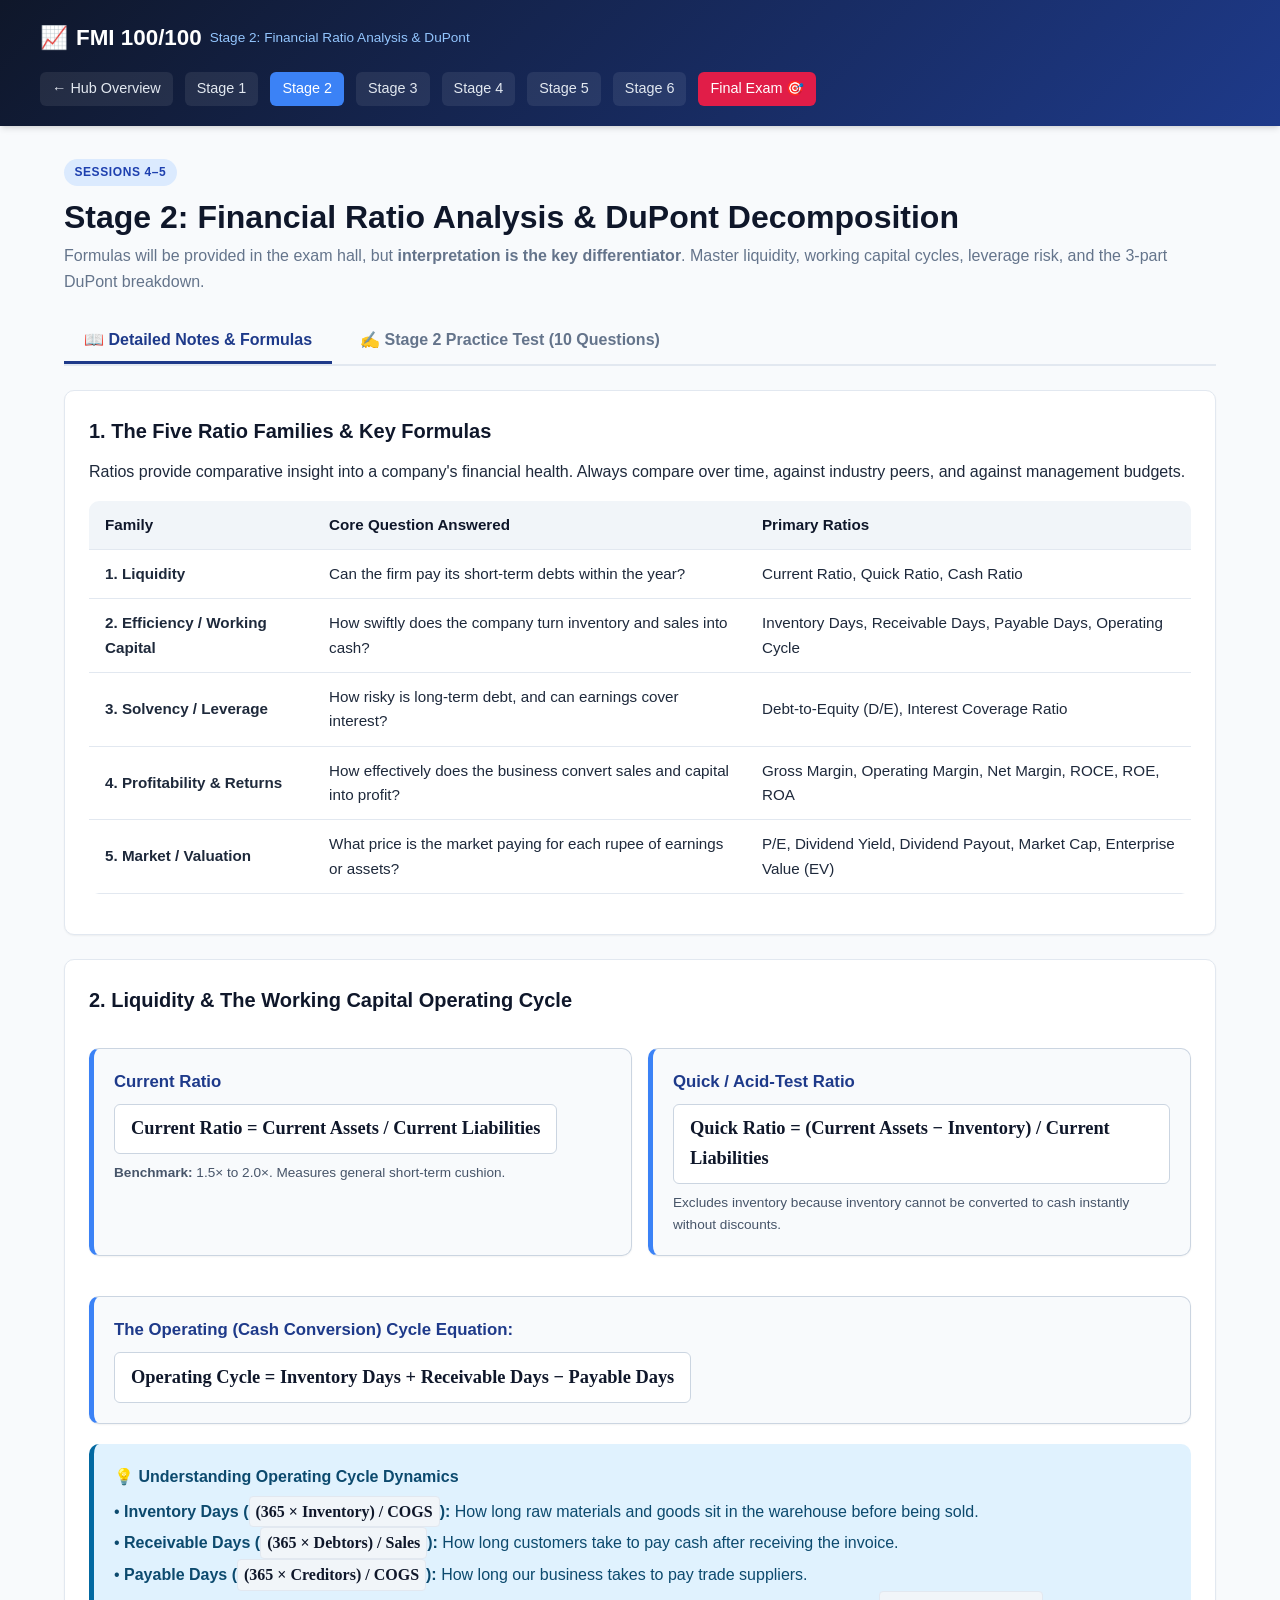
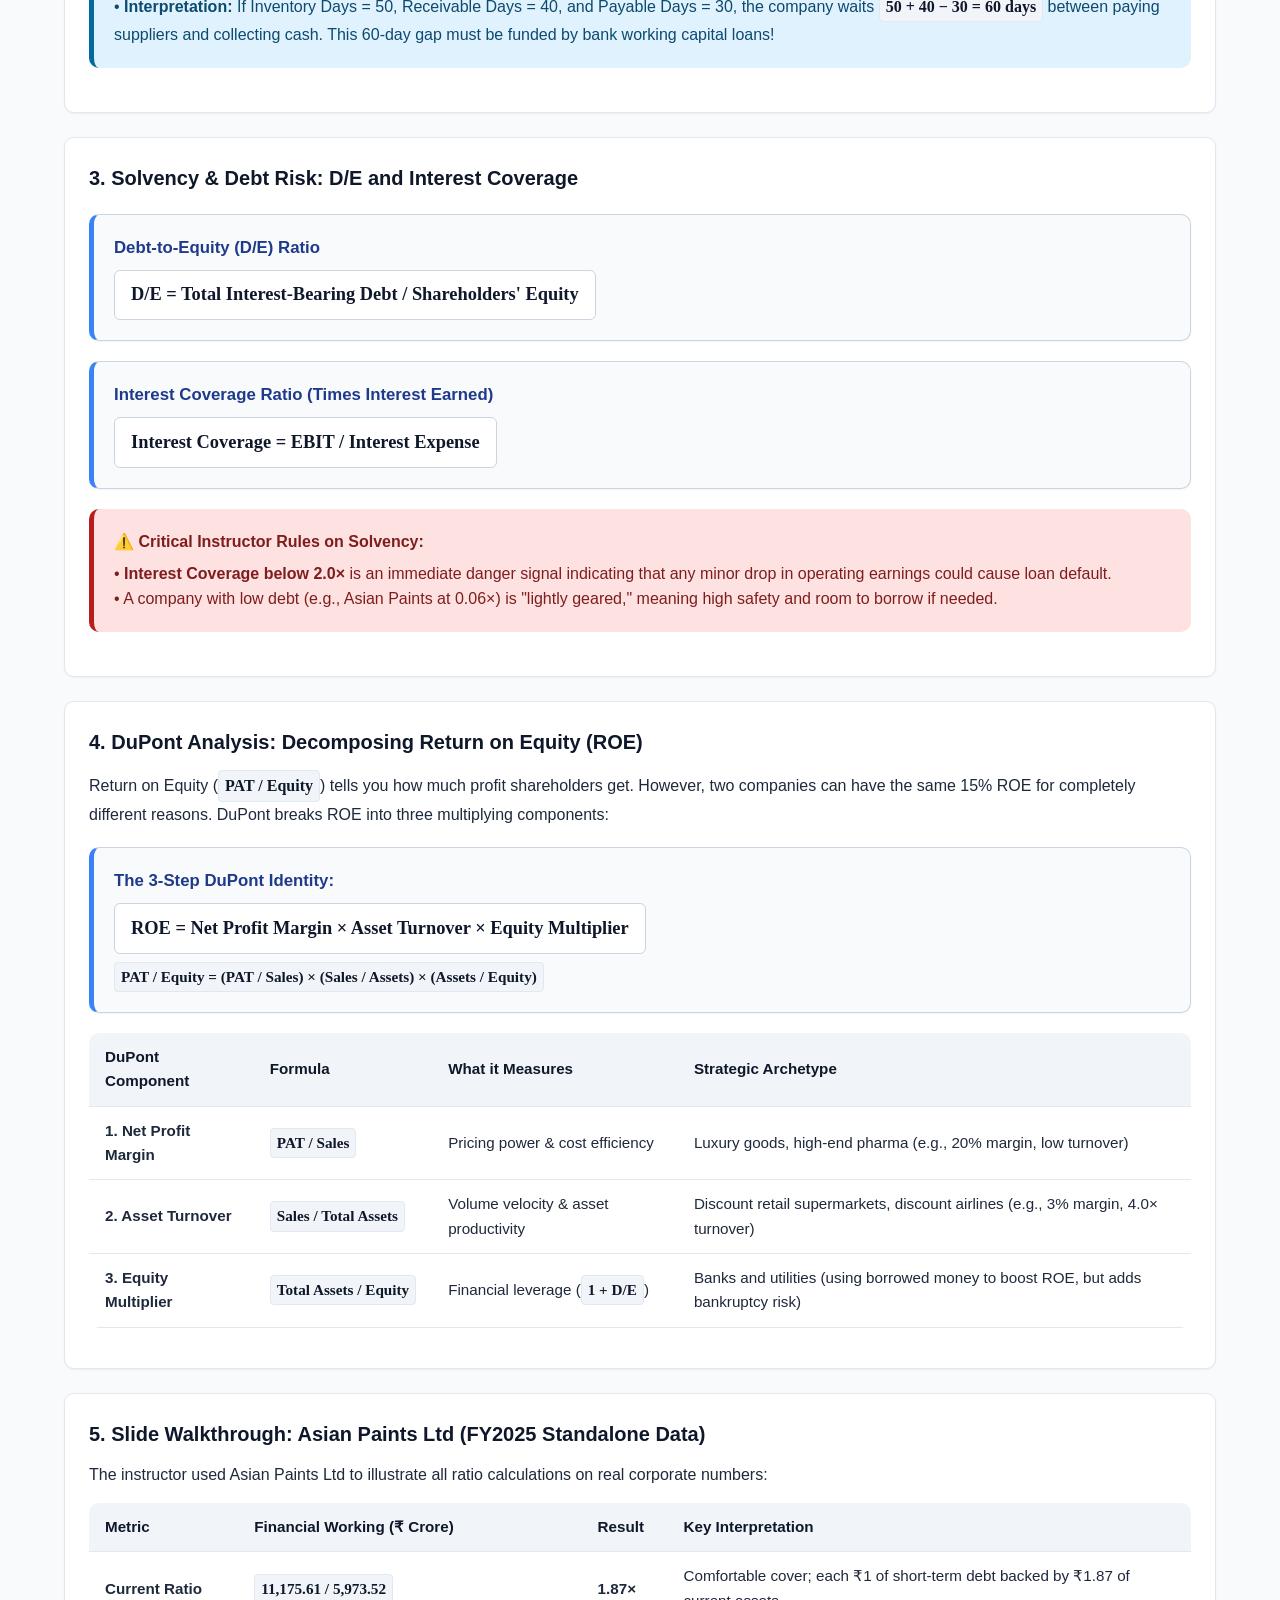
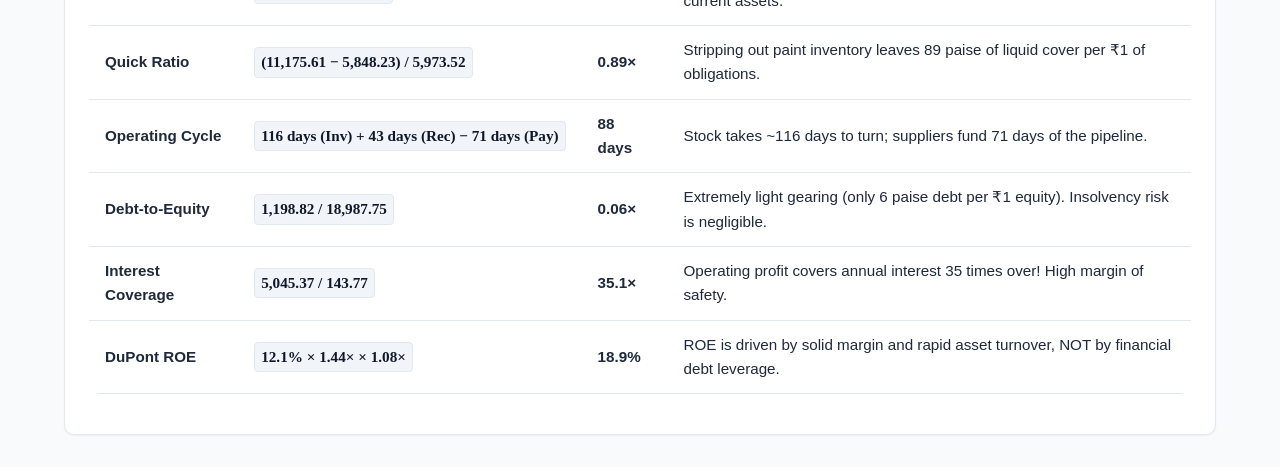
<file: stage2_ratios.html>
<!DOCTYPE html>
<html lang="en">
<head>
  <meta charset="UTF-8">
  <meta name="viewport" content="width=device-width, initial-scale=1.0">
  <title>Stage 2: Financial Ratio Analysis & DuPont | FMI 100/100</title>
  <link rel="stylesheet" href="style.css">
</head>
<body>

  <!-- Top Navigation -->
  <header class="header-nav">
    <div class="header-inner">
      <a href="index.html" class="brand-title">
        <span>📈</span> FMI 100/100
        <span class="brand-subtitle">Stage 2: Financial Ratio Analysis & DuPont</span>
      </a>
      <nav class="nav-links">
        <a href="index.html">← Hub Overview</a>
        <a href="stage1_accounting.html">Stage 1</a>
        <a href="stage2_ratios.html" class="active">Stage 2</a>
        <a href="stage3_cvp.html">Stage 3</a>
        <a href="stage4_tvm.html">Stage 4</a>
        <a href="stage5_capital_budgeting.html">Stage 5</a>
        <a href="stage6_capm_derivatives.html">Stage 6</a>
        <a href="stage7_final_exam.html" style="background:#e11d48; color:white;">Final Exam 🎯</a>
      </nav>
    </div>
  </header>

  <main class="container">
    
    <!-- Stage Header & Tab Navigation -->
    <div style="margin-bottom: 1.5rem;">
      <span class="badge badge-primary">Sessions 4–5</span>
      <h1 style="font-size: 2rem; color: var(--secondary); margin-top: 0.35rem;">Stage 2: Financial Ratio Analysis & DuPont Decomposition</h1>
      <p style="color: var(--text-muted);">
        Formulas will be provided in the exam hall, but <strong>interpretation is the key differentiator</strong>. Master liquidity, working capital cycles, leverage risk, and the 3-part DuPont breakdown.
      </p>
    </div>

    <!-- Tabs -->
    <div class="tabs">
      <button class="tab-btn active" onclick="switchTab('notes-tab', this)">📖 Detailed Notes & Formulas</button>
      <button class="tab-btn" onclick="switchTab('test-tab', this)">✍️ Stage 2 Practice Test (10 Questions)</button>
    </div>

    <!-- TAB 1: DETAILED INFORMATION -->
    <div id="notes-tab" class="tab-content active">

      <!-- Section 1: Overview of 5 Ratio Families -->
      <div class="card">
        <h3 class="card-title">1. The Five Ratio Families & Key Formulas</h3>
        <p>Ratios provide comparative insight into a company's financial health. Always compare over time, against industry peers, and against management budgets.</p>

        <div class="table-responsive">
          <table class="data-table">
            <thead>
              <tr><th>Family</th><th>Core Question Answered</th><th>Primary Ratios</th></tr>
            </thead>
            <tbody>
              <tr>
                <td><strong>1. Liquidity</strong></td>
                <td>Can the firm pay its short-term debts within the year?</td>
                <td>Current Ratio, Quick Ratio, Cash Ratio</td>
              </tr>
              <tr>
                <td><strong>2. Efficiency / Working Capital</strong></td>
                <td>How swiftly does the company turn inventory and sales into cash?</td>
                <td>Inventory Days, Receivable Days, Payable Days, Operating Cycle</td>
              </tr>
              <tr>
                <td><strong>3. Solvency / Leverage</strong></td>
                <td>How risky is long-term debt, and can earnings cover interest?</td>
                <td>Debt-to-Equity (D/E), Interest Coverage Ratio</td>
              </tr>
              <tr>
                <td><strong>4. Profitability & Returns</strong></td>
                <td>How effectively does the business convert sales and capital into profit?</td>
                <td>Gross Margin, Operating Margin, Net Margin, ROCE, ROE, ROA</td>
              </tr>
              <tr>
                <td><strong>5. Market / Valuation</strong></td>
                <td>What price is the market paying for each rupee of earnings or assets?</td>
                <td>P/E, Dividend Yield, Dividend Payout, Market Cap, Enterprise Value (EV)</td>
              </tr>
            </tbody>
          </table>
        </div>
      </div>

      <!-- Section 2: Liquidity & Operating Cycle -->
      <div class="card">
        <h3 class="card-title">2. Liquidity & The Working Capital Operating Cycle</h3>
        
        <div style="display: grid; grid-template-columns: 1fr 1fr; gap: 1rem; margin-bottom: 1.25rem;">
          <div class="formula-box">
            <div class="formula-name">Current Ratio</div>
            <div class="formula-code">Current Ratio = Current Assets / Current Liabilities</div>
            <p style="font-size: 0.85rem; margin-top: 0.5rem; color: #475569;">
              <strong>Benchmark:</strong> 1.5× to 2.0×. Measures general short-term cushion.
            </p>
          </div>
          <div class="formula-box">
            <div class="formula-name">Quick / Acid-Test Ratio</div>
            <div class="formula-code">Quick Ratio = (Current Assets − Inventory) / Current Liabilities</div>
            <p style="font-size: 0.85rem; margin-top: 0.5rem; color: #475569;">
              Excludes inventory because inventory cannot be converted to cash instantly without discounts.
            </p>
          </div>
        </div>

        <div class="formula-box">
          <div class="formula-name">The Operating (Cash Conversion) Cycle Equation:</div>
          <div class="formula-code">Operating Cycle = Inventory Days + Receivable Days − Payable Days</div>
        </div>

        <div class="callout callout-info">
          <h4>💡 Understanding Operating Cycle Dynamics</h4>
          <p>• <strong>Inventory Days (<span class="math-expr">(365 × Inventory) / COGS</span>):</strong> How long raw materials and goods sit in the warehouse before being sold.</p>
          <p>• <strong>Receivable Days (<span class="math-expr">(365 × Debtors) / Sales</span>):</strong> How long customers take to pay cash after receiving the invoice.</p>
          <p>• <strong>Payable Days (<span class="math-expr">(365 × Creditors) / COGS</span>):</strong> How long our business takes to pay trade suppliers.</p>
          <p>• <strong>Interpretation:</strong> If Inventory Days = 50, Receivable Days = 40, and Payable Days = 30, the company waits <span class="math-expr">50 + 40 − 30 = 60 days</span> between paying suppliers and collecting cash. This 60-day gap must be funded by bank working capital loans!</p>
        </div>
      </div>

      <!-- Section 3: Solvency Ratios -->
      <div class="card">
        <h3 class="card-title">3. Solvency & Debt Risk: D/E and Interest Coverage</h3>
        
        <div class="formula-box">
          <div class="formula-name">Debt-to-Equity (D/E) Ratio</div>
          <div class="formula-code">D/E = Total Interest-Bearing Debt / Shareholders' Equity</div>
        </div>

        <div class="formula-box">
          <div class="formula-name">Interest Coverage Ratio (Times Interest Earned)</div>
          <div class="formula-code">Interest Coverage = EBIT / Interest Expense</div>
        </div>

        <div class="callout callout-danger">
          <h4>⚠️ Critical Instructor Rules on Solvency:</h4>
          <p>• <strong>Interest Coverage below 2.0×</strong> is an immediate danger signal indicating that any minor drop in operating earnings could cause loan default.</p>
          <p>• A company with low debt (e.g., Asian Paints at 0.06×) is "lightly geared," meaning high safety and room to borrow if needed.</p>
        </div>
      </div>

      <!-- Section 4: DuPont Analysis -->
      <div class="card">
        <h3 class="card-title">4. DuPont Analysis: Decomposing Return on Equity (ROE)</h3>
        <p>
          Return on Equity (<span class="math-expr">PAT / Equity</span>) tells you how much profit shareholders get. However, two companies can have the same 15% ROE for completely different reasons. DuPont breaks ROE into three multiplying components:
        </p>

        <div class="formula-box">
          <div class="formula-name">The 3-Step DuPont Identity:</div>
          <div class="formula-code">ROE = Net Profit Margin × Asset Turnover × Equity Multiplier</div>
          <div style="margin-top: 0.5rem; font-size: 0.95rem; color: #334155;">
            <span class="math-expr">PAT / Equity = (PAT / Sales) × (Sales / Assets) × (Assets / Equity)</span>
          </div>
        </div>

        <div class="table-responsive">
          <table class="data-table">
            <thead>
              <tr><th>DuPont Component</th><th>Formula</th><th>What it Measures</th><th>Strategic Archetype</th></tr>
            </thead>
            <tbody>
              <tr>
                <td><strong>1. Net Profit Margin</strong></td>
                <td><span class="math-expr">PAT / Sales</span></td>
                <td>Pricing power & cost efficiency</td>
                <td>Luxury goods, high-end pharma (e.g., 20% margin, low turnover)</td>
              </tr>
              <tr>
                <td><strong>2. Asset Turnover</strong></td>
                <td><span class="math-expr">Sales / Total Assets</span></td>
                <td>Volume velocity & asset productivity</td>
                <td>Discount retail supermarkets, discount airlines (e.g., 3% margin, 4.0× turnover)</td>
              </tr>
              <tr>
                <td><strong>3. Equity Multiplier</strong></td>
                <td><span class="math-expr">Total Assets / Equity</span></td>
                <td>Financial leverage (<span class="math-expr">1 + D/E</span>)</td>
                <td>Banks and utilities (using borrowed money to boost ROE, but adds bankruptcy risk)</td>
              </tr>
            </tbody>
          </table>
        </div>
      </div>

      <!-- Section 5: Real-World Case - Asian Paints FY25 Standalone -->
      <div class="card">
        <h3 class="card-title">5. Slide Walkthrough: Asian Paints Ltd (FY2025 Standalone Data)</h3>
        <p>The instructor used Asian Paints Ltd to illustrate all ratio calculations on real corporate numbers:</p>
        
        <div class="table-responsive">
          <table class="data-table">
            <thead>
              <tr><th>Metric</th><th>Financial Working (₹ Crore)</th><th>Result</th><th>Key Interpretation</th></tr>
            </thead>
            <tbody>
              <tr>
                <td><strong>Current Ratio</strong></td>
                <td><span class="math-expr">11,175.61 / 5,973.52</span></td>
                <td><strong>1.87×</strong></td>
                <td>Comfortable cover; each ₹1 of short-term debt backed by ₹1.87 of current assets.</td>
              </tr>
              <tr>
                <td><strong>Quick Ratio</strong></td>
                <td><span class="math-expr">(11,175.61 − 5,848.23) / 5,973.52</span></td>
                <td><strong>0.89×</strong></td>
                <td>Stripping out paint inventory leaves 89 paise of liquid cover per ₹1 of obligations.</td>
              </tr>
              <tr>
                <td><strong>Operating Cycle</strong></td>
                <td><span class="math-expr">116 days (Inv) + 43 days (Rec) − 71 days (Pay)</span></td>
                <td><strong>88 days</strong></td>
                <td>Stock takes ~116 days to turn; suppliers fund 71 days of the pipeline.</td>
              </tr>
              <tr>
                <td><strong>Debt-to-Equity</strong></td>
                <td><span class="math-expr">1,198.82 / 18,987.75</span></td>
                <td><strong>0.06×</strong></td>
                <td>Extremely light gearing (only 6 paise debt per ₹1 equity). Insolvency risk is negligible.</td>
              </tr>
              <tr>
                <td><strong>Interest Coverage</strong></td>
                <td><span class="math-expr">5,045.37 / 143.77</span></td>
                <td><strong>35.1×</strong></td>
                <td>Operating profit covers annual interest 35 times over! High margin of safety.</td>
              </tr>
              <tr>
                <td><strong>DuPont ROE</strong></td>
                <td><span class="math-expr">12.1% × 1.44× × 1.08×</span></td>
                <td><strong>18.9%</strong></td>
                <td>ROE is driven by solid margin and rapid asset turnover, NOT by financial debt leverage.</td>
              </tr>
            </tbody>
          </table>
        </div>
      </div>

    </div>

    <!-- TAB 2: INTERACTIVE PRACTICE TEST -->
    <div id="test-tab" class="tab-content">
      
      <!-- Test Header Panel -->
      <div class="card" style="display:flex; justify-content:space-between; align-items:center; flex-wrap:wrap; gap:1rem;">
        <div>
          <h2 style="color:var(--secondary); margin-bottom:0.25rem;">Stage 2 Diagnostic Test: 10 MCQs</h2>
          <p style="color:var(--text-muted); font-size:0.95rem;">
            Test your ratio calculations and managerial interpretation. Target: <strong>At least 8/10 (80%) to clear this stage</strong>.
          </p>
        </div>
        <div>
          <button class="btn btn-outline" onclick="resetStage2Quiz()">🔄 Reset Test</button>
        </div>
      </div>

      <!-- Live Score Notification -->
      <div id="stage2-result-banner" class="score-banner" style="display:none; text-align:center;">
        <div id="stage2-score-display" class="score-number">0 / 10</div>
        <h3 id="stage2-verdict-title" style="margin-top:0.5rem;">Score Review</h3>
        <p id="stage2-verdict-text" style="color:#cbd5e1;"></p>
        <div style="margin-top:1.5rem;">
          <a href="stage3_cvp.html" id="stage2-next-btn" class="btn btn-success" style="display:none; font-size:1.05rem;">Proceed to Stage 3: CVP & Break-Even →</a>
        </div>
      </div>

      <!-- Quiz Form Container -->
      <form id="stage2-quiz-form" onsubmit="event.preventDefault(); evaluateStage2Quiz();">
        
        <!-- Question 1 -->
        <div class="question-card" id="sq1-card">
          <div class="question-header">
            <span class="badge badge-primary">Question 1 · Liquidity</span>
            <span style="font-size:0.85rem; color:#64748b;">1 Mark</span>
          </div>
          <div class="question-text">
            A firm has Current Assets of ₹80,00,000, Closing Inventory of ₹30,00,000, and Current Liabilities of ₹50,00,000. What are its Current Ratio and Quick Ratio?
          </div>
          <div class="options-list">
            <label class="option-item" onclick="selectOption('sq1', 0)">
              <input type="radio" name="sq1" value="0" class="option-radio"> A) Current Ratio = 1.60× | Quick Ratio = 1.00×
            </label>
            <label class="option-item" onclick="selectOption('sq1', 1)">
              <input type="radio" name="sq1" value="1" class="option-radio"> B) Current Ratio = 1.60× | Quick Ratio = 0.60×
            </label>
            <label class="option-item" onclick="selectOption('sq1', 2)">
              <input type="radio" name="sq1" value="2" class="option-radio"> C) Current Ratio = 2.67× | Quick Ratio = 1.67×
            </label>
            <label class="option-item" onclick="selectOption('sq1', 3)">
              <input type="radio" name="sq1" value="3" class="option-radio"> D) Current Ratio = 1.20× | Quick Ratio = 0.80×
            </label>
          </div>
          <div class="scratchpad-container">
            <small style="color:var(--text-muted);">Scratchpad / Rough Math:</small>
            <textarea class="scratchpad-area" placeholder="Type your rough math here..."></textarea>
          </div>
          <div class="explanation-box" id="sq1-explanation">
            <strong>Correct Answer: A</strong><br>
            Current Ratio = ₹80L / ₹50L = <span class="math-expr">1.60×</span>.<br>
            Quick Ratio = (₹80L − ₹30L) / ₹50L = ₹50L / ₹50L = <span class="math-expr">1.00×</span>.
          </div>
        </div>

        <!-- Question 2 -->
        <div class="question-card" id="sq2-card">
          <div class="question-header">
            <span class="badge badge-primary">Question 2 · Working Capital Cycle</span>
            <span style="font-size:0.85rem; color:#64748b;">1 Mark</span>
          </div>
          <div class="question-text">
            A manufacturing unit reports the following working capital turnover days:
            <br>• Inventory holding period: 65 days
            <br>• Trade Receivables collection period: 45 days
            <br>• Trade Payables settlement period: 35 days
            <br>What is the duration of its Operating (Cash Conversion) Cycle?
          </div>
          <div class="options-list">
            <label class="option-item" onclick="selectOption('sq2', 0)">
              <input type="radio" name="sq2" value="0" class="option-radio"> A) 145 days
            </label>
            <label class="option-item" onclick="selectOption('sq2', 1)">
              <input type="radio" name="sq2" value="1" class="option-radio"> B) 75 days
            </label>
            <label class="option-item" onclick="selectOption('sq2', 2)">
              <input type="radio" name="sq2" value="2" class="option-radio"> C) 55 days
            </label>
            <label class="option-item" onclick="selectOption('sq2', 3)">
              <input type="radio" name="sq2" value="3" class="option-radio"> D) 110 days
            </label>
          </div>
          <div class="scratchpad-container">
            <small style="color:var(--text-muted);">Scratchpad / Rough Math:</small>
            <textarea class="scratchpad-area" placeholder="Type your rough math here..."></textarea>
          </div>
          <div class="explanation-box" id="sq2-explanation">
            <strong>Correct Answer: B (75 days)</strong><br>
            Operating Cycle = Inventory Days + Receivable Days − Payable Days<br>
            = 65 + 45 − 35 = 110 − 35 = <span class="math-expr"><strong>75 days</strong></span>.
          </div>
        </div>

        <!-- Question 3 -->
        <div class="question-card" id="sq3-card">
          <div class="question-header">
            <span class="badge badge-primary">Question 3 · Solvency</span>
            <span style="font-size:0.85rem; color:#64748b;">1 Mark</span>
          </div>
          <div class="question-text">
            Company Z has an EBIT of ₹12,00,000 and an annual Interest Expense of ₹8,00,000. How would a financial credit analyst interpret this interest coverage ratio?
          </div>
          <div class="options-list">
            <label class="option-item" onclick="selectOption('sq3', 0)">
              <input type="radio" name="sq3" value="0" class="option-radio"> A) Coverage is 1.5×, which is a warning sign of high insolvency risk as it is well below the safe benchmark of 2.0×.
            </label>
            <label class="option-item" onclick="selectOption('sq3', 1)">
              <input type="radio" name="sq3" value="1" class="option-radio"> B) Coverage is 0.67×, indicating that operating profit cannot even pay current interest obligations.
            </label>
            <label class="option-item" onclick="selectOption('sq3', 2)">
              <input type="radio" name="sq3" value="2" class="option-radio"> C) Coverage is 1.5×, which represents a safe, highly conservative financial structure.
            </label>
            <label class="option-item" onclick="selectOption('sq3', 3)">
              <input type="radio" name="sq3" value="3" class="option-radio"> D) Coverage is 2.5×, demonstrating robust financial health.
            </label>
          </div>
          <div class="explanation-box" id="sq3-explanation">
            <strong>Correct Answer: A</strong><br>
            Interest Coverage = EBIT / Interest = ₹12L / ₹8L = <span class="math-expr">1.5×</span>. The instructor highlighted that an interest coverage below 2.0× is an alarming warning sign that leaves minimal cushion if revenues decline.
          </div>
        </div>

        <!-- Question 4 -->
        <div class="question-card" id="sq4-card">
          <div class="question-header">
            <span class="badge badge-primary">Question 4 · DuPont Analysis</span>
            <span style="font-size:0.85rem; color:#64748b;">1 Mark</span>
          </div>
          <div class="question-text">
            According to the DuPont 3-part identity, if two companies both report an identical Return on Equity (ROE) of 18%, but Company A has an Asset Turnover of 3.0× and an Equity Multiplier of 1.2×, while Company B has an Asset Turnover of 0.8× and an Equity Multiplier of 3.0×, what is true?
          </div>
          <div class="options-list">
            <label class="option-item" onclick="selectOption('sq4', 0)">
              <input type="radio" name="sq4" value="0" class="option-radio"> A) Company B relies heavily on high debt leverage to achieve its ROE, posing higher solvency risk.
            </label>
            <label class="option-item" onclick="selectOption('sq4', 1)">
              <input type="radio" name="sq4" value="1" class="option-radio"> B) Company A has much lower operational efficiency than Company B.
            </label>
            <label class="option-item" onclick="selectOption('sq4', 2)">
              <input type="radio" name="sq4" value="2" class="option-radio"> C) Company A must have a significantly higher net profit margin than Company B.
            </label>
            <label class="option-item" onclick="selectOption('sq4', 3)">
              <input type="radio" name="sq4" value="3" class="option-radio"> D) Both companies have identical debt-to-equity structures.
            </label>
          </div>
          <div class="explanation-box" id="sq4-explanation">
            <strong>Correct Answer: A</strong><br>
            <em>Explanation:</em> The Equity Multiplier is Assets / Equity = 1 + (Debt / Equity). Company B's multiplier of 3.0× means two-thirds of its assets are funded by debt (high financial risk), whereas Company A's multiplier of 1.2× reflects minimal debt and earns its ROE via rapid asset turnover (3.0×).
          </div>
        </div>

        <!-- Question 5 -->
        <div class="question-card" id="sq5-card">
          <div class="question-header">
            <span class="badge badge-primary">Question 5 · Efficiency Days</span>
            <span style="font-size:0.85rem; color:#64748b;">1 Mark</span>
          </div>
          <div class="question-text">
            A retailer reports Net Annual Sales of ₹36,50,000 and Year-End Sundry Debtors of ₹4,00,000. Assuming a 365-day year, what is the average collection period (Receivable Days)?
          </div>
          <div class="options-list">
            <label class="option-item" onclick="selectOption('sq5', 0)">
              <input type="radio" name="sq5" value="0" class="option-radio"> A) 25 days
            </label>
            <label class="option-item" onclick="selectOption('sq5', 1)">
              <input type="radio" name="sq5" value="1" class="option-radio"> B) 30 days
            </label>
            <label class="option-item" onclick="selectOption('sq5', 2)">
              <input type="radio" name="sq5" value="2" class="option-radio"> C) 40 days
            </label>
            <label class="option-item" onclick="selectOption('sq5', 3)">
              <input type="radio" name="sq5" value="3" class="option-radio"> D) 50 days
            </label>
          </div>
          <div class="scratchpad-container">
            <small style="color:var(--text-muted);">Scratchpad / Rough Math:</small>
            <textarea class="scratchpad-area" placeholder="Type your rough math here..."></textarea>
          </div>
          <div class="explanation-box" id="sq5-explanation">
            <strong>Correct Answer: C (40 days)</strong><br>
            Receivables Turnover = Sales / Debtors = ₹36,50,000 / ₹4,00,000 = 9.125×.<br>
            Collection Days = (365 × ₹4,00,000) / ₹36,50,000 = (365 / 36,50,000) × 4,00,000 = (1 / 10,000) × 4,00,000 = <span class="math-expr"><strong>40 days</strong></span>.
          </div>
        </div>

        <!-- Question 6 -->
        <div class="question-card" id="sq6-card">
          <div class="question-header">
            <span class="badge badge-primary">Question 6 · Market Valuation</span>
            <span style="font-size:0.85rem; color:#64748b;">1 Mark</span>
          </div>
          <div class="question-text">
            A company has 20,00,000 equity shares trading at a market price of ₹150 per share. It has total interest-bearing debt of ₹8,00,00,000 and cash reserves of ₹2,00,00,000. What is its <strong>Enterprise Value (EV)</strong>?
          </div>
          <div class="options-list">
            <label class="option-item" onclick="selectOption('sq6', 0)">
              <input type="radio" name="sq6" value="0" class="option-radio"> A) ₹36,00,00,000 (₹36 Crore)
            </label>
            <label class="option-item" onclick="selectOption('sq6', 1)">
              <input type="radio" name="sq6" value="1" class="option-radio"> B) ₹40,00,00,000 (₹40 Crore)
            </label>
            <label class="option-item" onclick="selectOption('sq6', 2)">
              <input type="radio" name="sq6" value="2" class="option-radio"> C) ₹24,00,00,000 (₹24 Crore)
            </label>
            <label class="option-item" onclick="selectOption('sq6', 3)">
              <input type="radio" name="sq6" value="3" class="option-radio"> D) ₹30,00,00,000 (₹30 Crore)
            </label>
          </div>
          <div class="scratchpad-container">
            <small style="color:var(--text-muted);">Scratchpad / Rough Math:</small>
            <textarea class="scratchpad-area" placeholder="Type your rough math here..."></textarea>
          </div>
          <div class="explanation-box" id="sq6-explanation">
            <strong>Correct Answer: A (₹36 Crore)</strong><br>
            1. Market Capitalisation = 20L shares × ₹150 = ₹30,00,00,000 (₹30 Crore).<br>
            2. Enterprise Value = Market Cap + Debt − Cash<br>
            = ₹30 Cr + ₹8 Cr − ₹2 Cr = <span class="math-expr"><strong>₹36 Crore</strong></span>.
          </div>
        </div>

        <!-- Question 7 -->
        <div class="question-card" id="sq7-card">
          <div class="question-header">
            <span class="badge badge-primary">Question 7 · Interpretation</span>
            <span style="font-size:0.85rem; color:#64748b;">1 Mark</span>
          </div>
          <div class="question-text">
            If a company's Inventory Days increase from 40 days to 85 days while sales remain constant, what is the immediate effect on its cash balance and working capital?
          </div>
          <div class="options-list">
            <label class="option-item" onclick="selectOption('sq7', 0)">
              <input type="radio" name="sq7" value="0" class="option-radio"> A) Operating cycle lengthens and cash is trapped in unsold stock, reducing available liquidity.
            </label>
            <label class="option-item" onclick="selectOption('sq7', 1)">
              <input type="radio" name="sq7" value="1" class="option-radio"> B) Operating cycle shortens, freeing up cash for short-term investments.
            </label>
            <label class="option-item" onclick="selectOption('sq7', 2)">
              <input type="radio" name="sq7" value="2" class="option-radio"> C) Current ratio immediately drops below 1.0.
            </label>
            <label class="option-item" onclick="selectOption('sq7', 3)">
              <input type="radio" name="sq7" value="3" class="option-radio"> D) Quick ratio increases significantly.
            </label>
          </div>
          <div class="explanation-box" id="sq7-explanation">
            <strong>Correct Answer: A</strong><br>
            <em>Explanation:</em> When inventory sits longer before being sold, extra cash is tied up in the warehouse. This directly lengthens the Operating Cycle (Inventory Days + Receivable Days − Payable Days) and creates a cash drain.
          </div>
        </div>

        <!-- Question 8 -->
        <div class="question-card" id="sq8-card">
          <div class="question-header">
            <span class="badge badge-primary">Question 8 · Profitability</span>
            <span style="font-size:0.85rem; color:#64748b;">1 Mark</span>
          </div>
          <div class="question-text">
            Gamma Ltd has Sales of ₹50,00,000, Cost of Goods Sold of ₹30,00,000, Operating Expenses of ₹10,00,000, and Net Profit after Tax (PAT) of ₹6,00,000. What are its Gross Margin and Operating Margin?
          </div>
          <div class="options-list">
            <label class="option-item" onclick="selectOption('sq8', 0)">
              <input type="radio" name="sq8" value="0" class="option-radio"> A) Gross Margin = 40% | Operating Margin = 20%
            </label>
            <label class="option-item" onclick="selectOption('sq8', 1)">
              <input type="radio" name="sq8" value="1" class="option-radio"> B) Gross Margin = 60% | Operating Margin = 40%
            </label>
            <label class="option-item" onclick="selectOption('sq8', 2)">
              <input type="radio" name="sq8" value="2" class="option-radio"> C) Gross Margin = 40% | Operating Margin = 12%
            </label>
            <label class="option-item" onclick="selectOption('sq8', 3)">
              <input type="radio" name="sq8" value="3" class="option-radio"> D) Gross Margin = 30% | Operating Margin = 15%
            </label>
          </div>
          <div class="scratchpad-container">
            <small style="color:var(--text-muted);">Scratchpad / Rough Math:</small>
            <textarea class="scratchpad-area" placeholder="Type your rough math here..."></textarea>
          </div>
          <div class="explanation-box" id="sq8-explanation">
            <strong>Correct Answer: A</strong><br>
            Gross Profit = ₹50L − ₹30L = ₹20L → Gross Margin = ₹20L / ₹50L = <span class="math-expr">40%</span>.<br>
            Operating Profit (EBIT) = Gross Profit − Opex = ₹20L − ₹10L = ₹10L → Operating Margin = ₹10L / ₹50L = <span class="math-expr">20%</span>.
          </div>
        </div>

        <!-- Question 9 -->
        <div class="question-card" id="sq9-card">
          <div class="question-header">
            <span class="badge badge-primary">Question 9 · Valuation Ratios</span>
            <span style="font-size:0.85rem; color:#64748b;">1 Mark</span>
          </div>
          <div class="question-text">
            A firm reports Net Profit (PAT) of ₹40,00,000 with 10,00,000 equity shares outstanding. The current stock price is ₹100, and it declares a Dividend per Share (DPS) of ₹2.00. What are its P/E Ratio and Dividend Payout Ratio?
          </div>
          <div class="options-list">
            <label class="option-item" onclick="selectOption('sq9', 0)">
              <input type="radio" name="sq9" value="0" class="option-radio"> A) P/E = 25.0× | Payout = 50%
            </label>
            <label class="option-item" onclick="selectOption('sq9', 1)">
              <input type="radio" name="sq9" value="1" class="option-radio"> B) P/E = 20.0× | Payout = 40%
            </label>
            <label class="option-item" onclick="selectOption('sq9', 2)">
              <input type="radio" name="sq9" value="2" class="option-radio"> C) P/E = 25.0× | Payout = 20%
            </label>
            <label class="option-item" onclick="selectOption('sq9', 3)">
              <input type="radio" name="sq9" value="3" class="option-radio"> D) P/E = 15.0× | Payout = 60%
            </label>
          </div>
          <div class="scratchpad-container">
            <small style="color:var(--text-muted);">Scratchpad / Rough Math:</small>
            <textarea class="scratchpad-area" placeholder="Type your rough math here..."></textarea>
          </div>
          <div class="explanation-box" id="sq9-explanation">
            <strong>Correct Answer: A (P/E = 25× | Payout = 50%)</strong><br>
            1. EPS = ₹40,00,000 / 10,00,000 shares = ₹4.00 per share.<br>
            2. P/E Ratio = Market Price / EPS = ₹100 / ₹4.00 = <span class="math-expr">25.0×</span>.<br>
            3. Dividend Payout = DPS / EPS = ₹2.00 / ₹4.00 = <span class="math-expr">50%</span>.
          </div>
        </div>

        <!-- Question 10 -->
        <div class="question-card" id="sq10-card">
          <div class="question-header">
            <span class="badge badge-primary">Question 10 · Asian Paints Case</span>
            <span style="font-size:0.85rem; color:#64748b;">1 Mark</span>
          </div>
          <div class="question-text">
            In the Asian Paints standalone case discussed in class, the company has a Debt-to-Equity ratio of 0.06× and an Interest Coverage ratio of 35.1×. What does this reveal about its capital structure?
          </div>
          <div class="options-list">
            <label class="option-item" onclick="selectOption('sq10', 0)">
              <input type="radio" name="sq10" value="0" class="option-radio"> A) The company is heavily geared and vulnerable to rising interest rates.
            </label>
            <label class="option-item" onclick="selectOption('sq10', 1)">
              <input type="radio" name="sq10" value="1" class="option-radio"> B) The company is lightly geared with virtually zero financial distress risk and huge debt-raising capacity.
            </label>
            <label class="option-item" onclick="selectOption('sq10', 2)">
              <input type="radio" name="sq10" value="2" class="option-radio"> C) The company must be generating low return on equity due to absence of leverage.
            </label>
            <label class="option-item" onclick="selectOption('sq10', 3)">
              <input type="radio" name="sq10" value="3" class="option-radio"> D) The company has negative working capital and is in financial distress.
            </label>
          </div>
          <div class="explanation-box" id="sq10-explanation">
            <strong>Correct Answer: B</strong><br>
            <em>Explanation:</em> A D/E of 0.06× indicates that only 6 paise of debt is used per ₹1 of equity, and its operating profit covers its annual interest obligations over 35 times. This represents a balance sheet with negligible financial risk and substantial headroom to issue debt if required.
          </div>
        </div>

        <!-- Submit Button -->
        <div style="text-align: center; margin: 2rem 0;">
          <button type="submit" class="btn btn-primary" style="padding: 0.85rem 2.5rem; font-size: 1.15rem;">
            Submit Stage 2 Test & Review Answers 🎯
          </button>
        </div>

      </form>
    </div>

  </main>

  <script>
    function switchTab(tabId, btn) {
      document.querySelectorAll('.tab-content').forEach(t => t.classList.remove('active'));
      document.querySelectorAll('.tab-btn').forEach(b => b.classList.remove('active'));
      document.getElementById(tabId).classList.add('active');
      btn.classList.add('active');
    }

    function selectOption(qName, optIdx) {
      const card = document.getElementById(qName + '-card');
      const items = card.querySelectorAll('.option-item');
      items.forEach(it => it.classList.remove('selected'));
      items[optIdx].classList.add('selected');
      items[optIdx].querySelector('input').checked = true;
    }

    const correctAnswers = {
      sq1: 0, // A
      sq2: 1, // B
      sq3: 0, // A
      sq4: 0, // A
      sq5: 2, // C
      sq6: 0, // A
      sq7: 0, // A
      sq8: 0, // A
      sq9: 0, // A
      sq10: 1 // B
    };

    function evaluateStage2Quiz() {
      let score = 0;
      let total = 10;

      for (let q in correctAnswers) {
        const selected = document.querySelector('input[name="' + q + '"]:checked');
        const card = document.getElementById(q + '-card');
        const expBox = document.getElementById(q + '-explanation');
        const options = card.querySelectorAll('.option-item');

        expBox.style.display = 'block';

        if (selected) {
          const val = parseInt(selected.value);
          if (val === correctAnswers[q]) {
            score++;
            options[val].classList.add('correct');
          } else {
            options[val].classList.add('incorrect');
            options[correctAnswers[q]].classList.add('correct');
          }
        } else {
          options[correctAnswers[q]].classList.add('correct');
        }
      }

      const banner = document.getElementById('stage2-result-banner');
      const scoreDisp = document.getElementById('stage2-score-display');
      const title = document.getElementById('stage2-verdict-title');
      const text = document.getElementById('stage2-verdict-text');
      const nextBtn = document.getElementById('stage2-next-btn');

      banner.style.display = 'block';
      scoreDisp.innerText = score + ' / ' + total;

      let pct = (score / total) * 100;
      if (pct >= 80) {
        title.innerHTML = '🎉 Stage 2 Cleared! Ratio Master!';
        text.innerText = 'You scored ' + score + '/10 (' + Math.round(pct) + '%). Your grasp of ratio mechanics, DuPont levers, and solvency indicators is spot on!';
        banner.style.background = 'linear-gradient(135deg, #15803d, #14532d)';
        nextBtn.style.display = 'inline-flex';
        localStorage.setItem('fmi_stage_2_cleared', 'true');
      } else {
        title.innerHTML = '⚠️ Review Recommended (Target: 8/10)';
        text.innerText = 'You scored ' + score + '/10 (' + Math.round(pct) + '%). Check the detailed workings above, especially operating cycle days and DuPont components, then retry.';
        banner.style.background = 'linear-gradient(135deg, #b45309, #78350f)';
        nextBtn.style.display = 'none';
      }

      window.scrollTo({ top: banner.offsetTop - 80, behavior: 'smooth' });
    }

    function resetStage2Quiz() {
      document.getElementById('stage2-quiz-form').reset();
      document.querySelectorAll('.option-item').forEach(el => {
        el.classList.remove('selected', 'correct', 'incorrect');
      });
      document.querySelectorAll('.explanation-box').forEach(el => {
        el.style.display = 'none';
      });
      document.getElementById('stage2-result-banner').style.display = 'none';
    }
  </script>
</body>
</html>
</file>
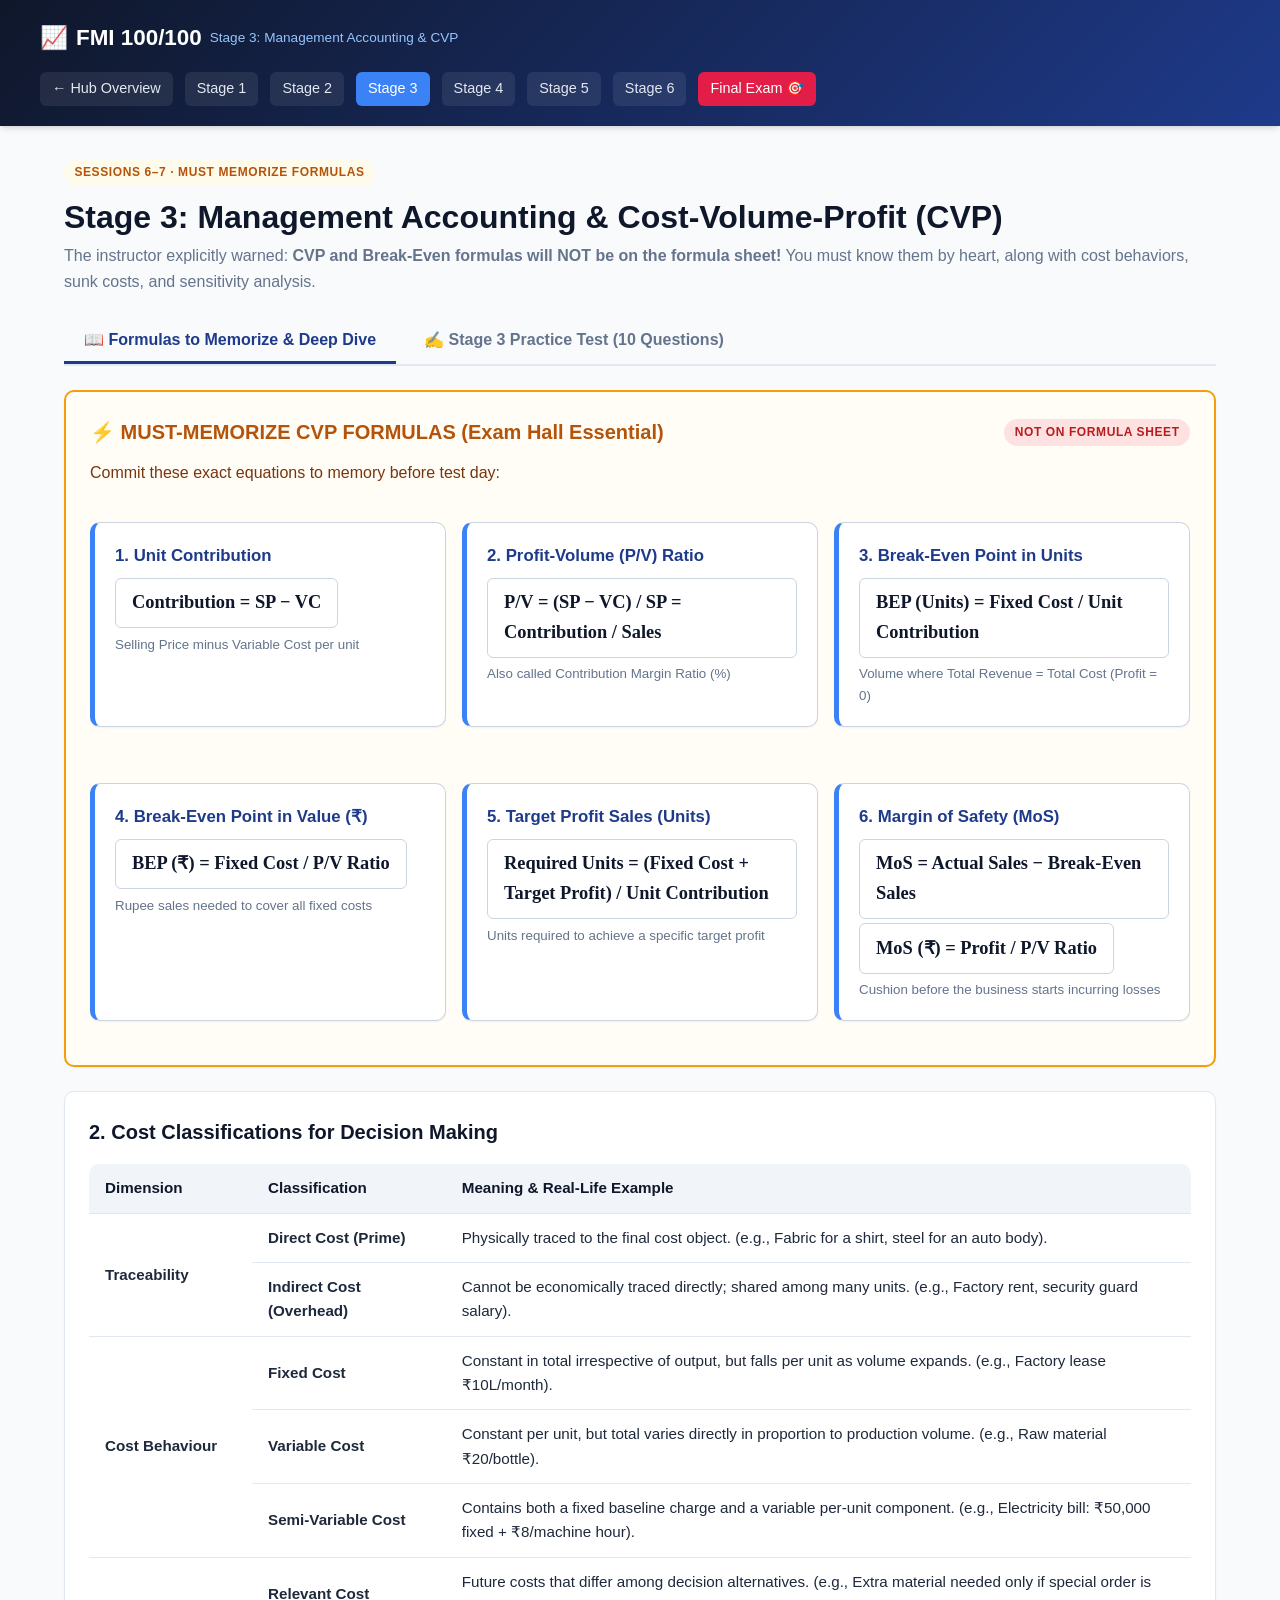
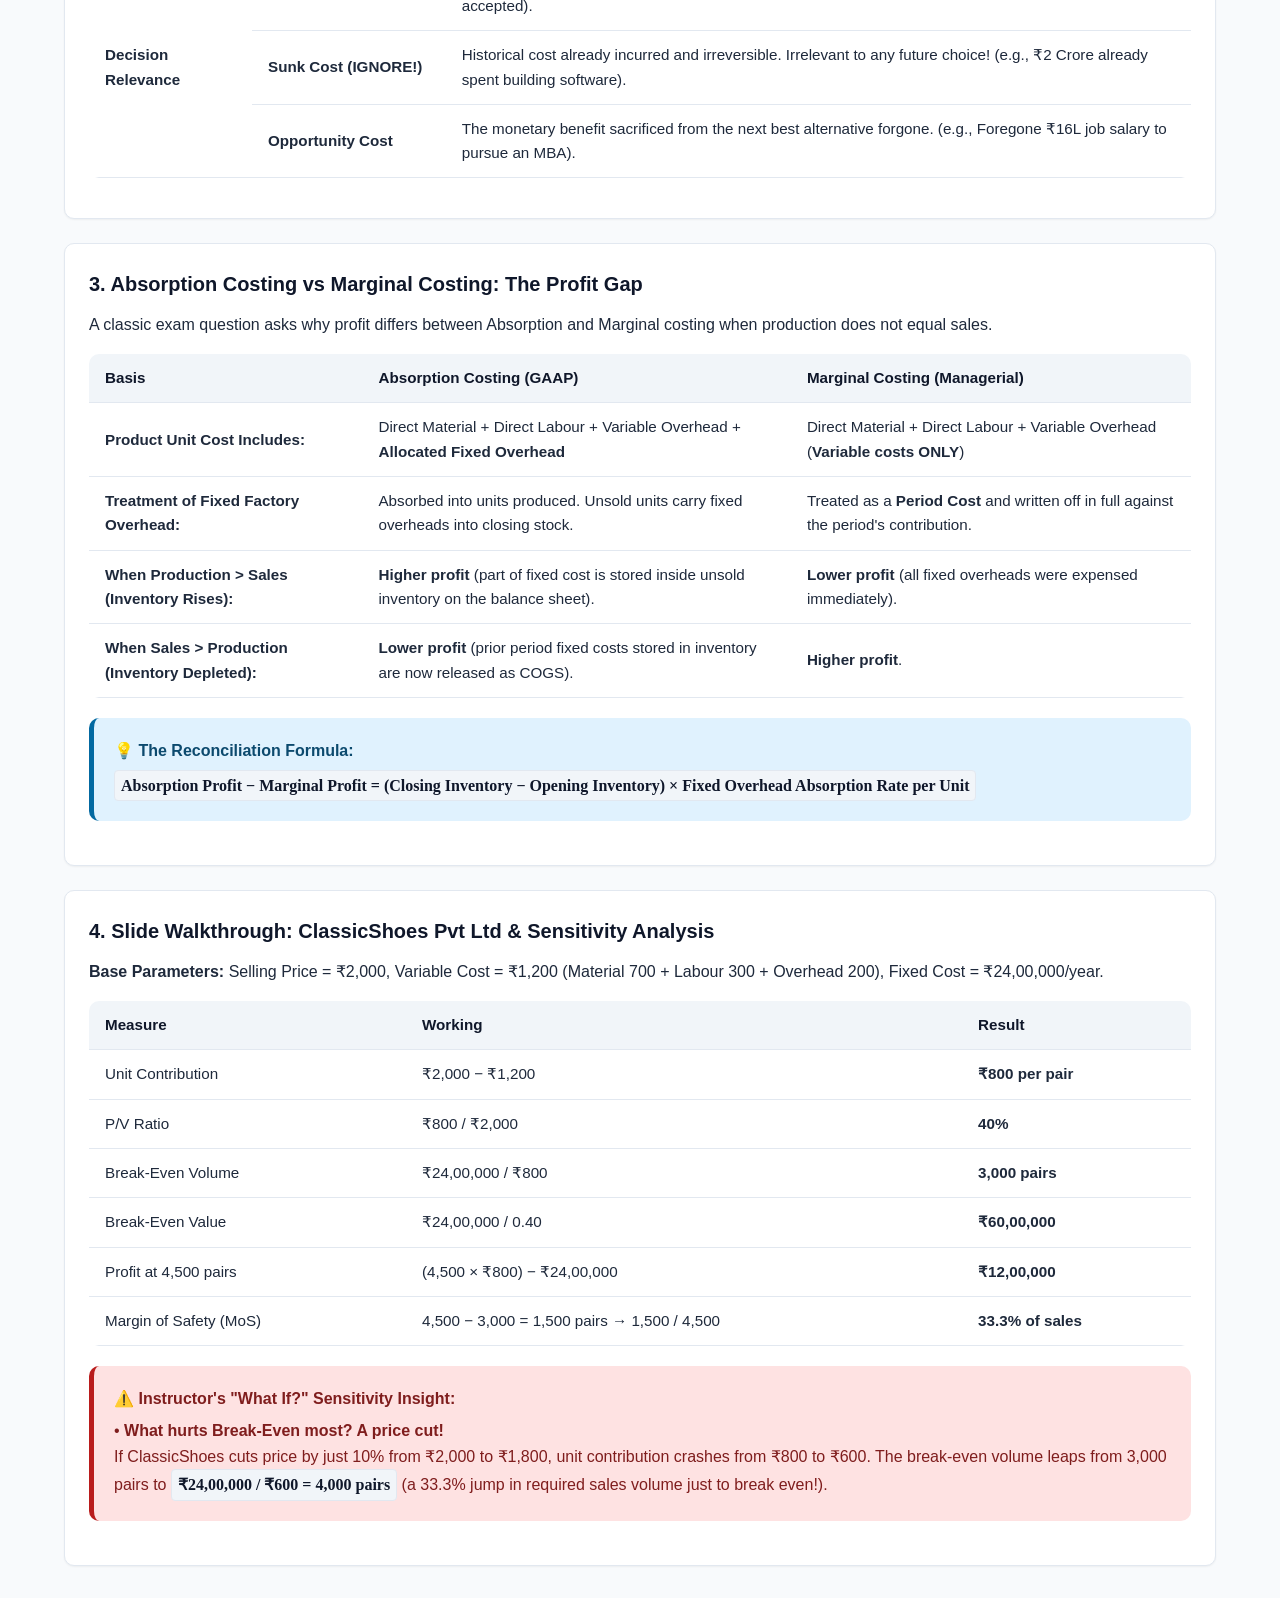
<file: stage3_cvp.html>
<!DOCTYPE html>
<html lang="en">
<head>
  <meta charset="UTF-8">
  <meta name="viewport" content="width=device-width, initial-scale=1.0">
  <title>Stage 3: Management Accounting & CVP | FMI 100/100</title>
  <link rel="stylesheet" href="style.css">
</head>
<body>

  <!-- Top Navigation -->
  <header class="header-nav">
    <div class="header-inner">
      <a href="index.html" class="brand-title">
        <span>📈</span> FMI 100/100
        <span class="brand-subtitle">Stage 3: Management Accounting & CVP</span>
      </a>
      <nav class="nav-links">
        <a href="index.html">← Hub Overview</a>
        <a href="stage1_accounting.html">Stage 1</a>
        <a href="stage2_ratios.html">Stage 2</a>
        <a href="stage3_cvp.html" class="active">Stage 3</a>
        <a href="stage4_tvm.html">Stage 4</a>
        <a href="stage5_capital_budgeting.html">Stage 5</a>
        <a href="stage6_capm_derivatives.html">Stage 6</a>
        <a href="stage7_final_exam.html" style="background:#e11d48; color:white;">Final Exam 🎯</a>
      </nav>
    </div>
  </header>

  <main class="container">
    
    <!-- Stage Header & Tab Navigation -->
    <div style="margin-bottom: 1.5rem;">
      <span class="badge badge-warning">Sessions 6–7 · MUST MEMORIZE FORMULAS</span>
      <h1 style="font-size: 2rem; color: var(--secondary); margin-top: 0.35rem;">Stage 3: Management Accounting & Cost-Volume-Profit (CVP)</h1>
      <p style="color: var(--text-muted);">
        The instructor explicitly warned: <strong>CVP and Break-Even formulas will NOT be on the formula sheet!</strong> You must know them by heart, along with cost behaviors, sunk costs, and sensitivity analysis.
      </p>
    </div>

    <!-- Tabs -->
    <div class="tabs">
      <button class="tab-btn active" onclick="switchTab('notes-tab', this)">📖 Formulas to Memorize & Deep Dive</button>
      <button class="tab-btn" onclick="switchTab('test-tab', this)">✍️ Stage 3 Practice Test (10 Questions)</button>
    </div>

    <!-- TAB 1: DETAILED INFORMATION -->
    <div id="notes-tab" class="tab-content active">

      <!-- Section 1: Must-Memorize Formulas -->
      <div class="card" style="border: 2px solid #f59e0b; background: #fffdf5;">
        <h3 class="card-title" style="color: #b45309;">
          <span>⚡ MUST-MEMORIZE CVP FORMULAS (Exam Hall Essential)</span>
          <span class="badge badge-danger">Not on Formula Sheet</span>
        </h3>
        <p style="color: #78350f; font-weight: 500;">
          Commit these exact equations to memory before test day:
        </p>

        <div style="display: grid; grid-template-columns: repeat(auto-fit, minmax(300px, 1fr)); gap: 1rem; margin-top: 1rem;">
          
          <div class="formula-box" style="background: white;">
            <div class="formula-name">1. Unit Contribution</div>
            <div class="formula-code">Contribution = SP − VC</div>
            <small style="color: #64748b; display: block; margin-top: 0.35rem;">Selling Price minus Variable Cost per unit</small>
          </div>

          <div class="formula-box" style="background: white;">
            <div class="formula-name">2. Profit-Volume (P/V) Ratio</div>
            <div class="formula-code">P/V = (SP − VC) / SP = Contribution / Sales</div>
            <small style="color: #64748b; display: block; margin-top: 0.35rem;">Also called Contribution Margin Ratio (%)</small>
          </div>

          <div class="formula-box" style="background: white;">
            <div class="formula-name">3. Break-Even Point in Units</div>
            <div class="formula-code">BEP (Units) = Fixed Cost / Unit Contribution</div>
            <small style="color: #64748b; display: block; margin-top: 0.35rem;">Volume where Total Revenue = Total Cost (Profit = 0)</small>
          </div>

          <div class="formula-box" style="background: white;">
            <div class="formula-name">4. Break-Even Point in Value (₹)</div>
            <div class="formula-code">BEP (₹) = Fixed Cost / P/V Ratio</div>
            <small style="color: #64748b; display: block; margin-top: 0.35rem;">Rupee sales needed to cover all fixed costs</small>
          </div>

          <div class="formula-box" style="background: white;">
            <div class="formula-name">5. Target Profit Sales (Units)</div>
            <div class="formula-code">Required Units = (Fixed Cost + Target Profit) / Unit Contribution</div>
            <small style="color: #64748b; display: block; margin-top: 0.35rem;">Units required to achieve a specific target profit</small>
          </div>

          <div class="formula-box" style="background: white;">
            <div class="formula-name">6. Margin of Safety (MoS)</div>
            <div class="formula-code">MoS = Actual Sales − Break-Even Sales</div>
            <div class="formula-code" style="margin-top: 0.25rem;">MoS (₹) = Profit / P/V Ratio</div>
            <small style="color: #64748b; display: block; margin-top: 0.35rem;">Cushion before the business starts incurring losses</small>
          </div>

        </div>
      </div>

      <!-- Section 2: Cost Classifications -->
      <div class="card">
        <h3 class="card-title">2. Cost Classifications for Decision Making</h3>
        
        <div class="table-responsive">
          <table class="data-table">
            <thead>
              <tr><th>Dimension</th><th>Classification</th><th>Meaning & Real-Life Example</th></tr>
            </thead>
            <tbody>
              <tr>
                <td rowspan="2"><strong>Traceability</strong></td>
                <td><strong>Direct Cost (Prime)</strong></td>
                <td>Physically traced to the final cost object. (e.g., Fabric for a shirt, steel for an auto body).</td>
              </tr>
              <tr>
                <td><strong>Indirect Cost (Overhead)</strong></td>
                <td>Cannot be economically traced directly; shared among many units. (e.g., Factory rent, security guard salary).</td>
              </tr>
              <tr>
                <td rowspan="3"><strong>Cost Behaviour</strong></td>
                <td><strong>Fixed Cost</strong></td>
                <td>Constant in total irrespective of output, but falls per unit as volume expands. (e.g., Factory lease ₹10L/month).</td>
              </tr>
              <tr>
                <td><strong>Variable Cost</strong></td>
                <td>Constant per unit, but total varies directly in proportion to production volume. (e.g., Raw material ₹20/bottle).</td>
              </tr>
              <tr>
                <td><strong>Semi-Variable Cost</strong></td>
                <td>Contains both a fixed baseline charge and a variable per-unit component. (e.g., Electricity bill: ₹50,000 fixed + ₹8/machine hour).</td>
              </tr>
              <tr>
                <td rowspan="3"><strong>Decision Relevance</strong></td>
                <td><strong>Relevant Cost</strong></td>
                <td>Future costs that differ among decision alternatives. (e.g., Extra material needed only if special order is accepted).</td>
              </tr>
              <tr>
                <td><strong>Sunk Cost (IGNORE!)</strong></td>
                <td>Historical cost already incurred and irreversible. Irrelevant to any future choice! (e.g., ₹2 Crore already spent building software).</td>
              </tr>
              <tr>
                <td><strong>Opportunity Cost</strong></td>
                <td>The monetary benefit sacrificed from the next best alternative forgone. (e.g., Foregone ₹16L job salary to pursue an MBA).</td>
              </tr>
            </tbody>
          </table>
        </div>
      </div>

      <!-- Section 3: Absorption vs Marginal Costing -->
      <div class="card">
        <h3 class="card-title">3. Absorption Costing vs Marginal Costing: The Profit Gap</h3>
        <p>A classic exam question asks why profit differs between Absorption and Marginal costing when production does not equal sales.</p>
        
        <div class="table-responsive">
          <table class="data-table">
            <thead>
              <tr><th>Basis</th><th>Absorption Costing (GAAP)</th><th>Marginal Costing (Managerial)</th></tr>
            </thead>
            <tbody>
              <tr>
                <td><strong>Product Unit Cost Includes:</strong></td>
                <td>Direct Material + Direct Labour + Variable Overhead + <strong>Allocated Fixed Overhead</strong></td>
                <td>Direct Material + Direct Labour + Variable Overhead (<strong>Variable costs ONLY</strong>)</td>
              </tr>
              <tr>
                <td><strong>Treatment of Fixed Factory Overhead:</strong></td>
                <td>Absorbed into units produced. Unsold units carry fixed overheads into closing stock.</td>
                <td>Treated as a <strong>Period Cost</strong> and written off in full against the period's contribution.</td>
              </tr>
              <tr>
                <td><strong>When Production > Sales (Inventory Rises):</strong></td>
                <td><strong>Higher profit</strong> (part of fixed cost is stored inside unsold inventory on the balance sheet).</td>
                <td><strong>Lower profit</strong> (all fixed overheads were expensed immediately).</td>
              </tr>
              <tr>
                <td><strong>When Sales > Production (Inventory Depleted):</strong></td>
                <td><strong>Lower profit</strong> (prior period fixed costs stored in inventory are now released as COGS).</td>
                <td><strong>Higher profit</strong>.</td>
              </tr>
            </tbody>
          </table>
        </div>

        <div class="callout callout-info">
          <h4>💡 The Reconciliation Formula:</h4>
          <p>
            <span class="math-expr">Absorption Profit − Marginal Profit = (Closing Inventory − Opening Inventory) × Fixed Overhead Absorption Rate per Unit</span>
          </p>
        </div>
      </div>

      <!-- Section 4: ClassicShoes Case & Sensitivity -->
      <div class="card">
        <h3 class="card-title">4. Slide Walkthrough: ClassicShoes Pvt Ltd & Sensitivity Analysis</h3>
        <p><strong>Base Parameters:</strong> Selling Price = ₹2,000, Variable Cost = ₹1,200 (Material 700 + Labour 300 + Overhead 200), Fixed Cost = ₹24,00,000/year.</p>

        <div class="table-responsive">
          <table class="data-table">
            <thead>
              <tr><th>Measure</th><th>Working</th><th>Result</th></tr>
            </thead>
            <tbody>
              <tr><td>Unit Contribution</td><td>₹2,000 − ₹1,200</td><td><strong>₹800 per pair</strong></td></tr>
              <tr><td>P/V Ratio</td><td>₹800 / ₹2,000</td><td><strong>40%</strong></td></tr>
              <tr><td>Break-Even Volume</td><td>₹24,00,000 / ₹800</td><td><strong>3,000 pairs</strong></td></tr>
              <tr><td>Break-Even Value</td><td>₹24,00,000 / 0.40</td><td><strong>₹60,00,000</strong></td></tr>
              <tr><td>Profit at 4,500 pairs</td><td>(4,500 × ₹800) − ₹24,00,000</td><td><strong>₹12,00,000</strong></td></tr>
              <tr><td>Margin of Safety (MoS)</td><td>4,500 − 3,000 = 1,500 pairs → 1,500 / 4,500</td><td><strong>33.3% of sales</strong></td></tr>
            </tbody>
          </table>
        </div>

        <div class="callout callout-danger">
          <h4>⚠️ Instructor's "What If?" Sensitivity Insight:</h4>
          <p>• <strong>What hurts Break-Even most? A price cut!</strong></p>
          <p>
            If ClassicShoes cuts price by just 10% from ₹2,000 to ₹1,800, unit contribution crashes from ₹800 to ₹600. The break-even volume leaps from 3,000 pairs to <span class="math-expr">₹24,00,000 / ₹600 = <strong>4,000 pairs</strong></span> (a 33.3% jump in required sales volume just to break even!).
          </p>
        </div>
      </div>

    </div>

    <!-- TAB 2: INTERACTIVE PRACTICE TEST -->
    <div id="test-tab" class="tab-content">
      
      <!-- Test Header Panel -->
      <div class="card" style="display:flex; justify-content:space-between; align-items:center; flex-wrap:wrap; gap:1rem;">
        <div>
          <h2 style="color:var(--secondary); margin-bottom:0.25rem;">Stage 3 Diagnostic Test: 10 MCQs</h2>
          <p style="color:var(--text-muted); font-size:0.95rem;">
            Test your memorized formulas and manual arithmetic drills. Target: <strong>At least 8/10 (80%) to clear this stage</strong>.
          </p>
        </div>
        <div>
          <button class="btn btn-outline" onclick="resetStage3Quiz()">🔄 Reset Test</button>
        </div>
      </div>

      <!-- Live Score Banner -->
      <div id="stage3-result-banner" class="score-banner" style="display:none; text-align:center;">
        <div id="stage3-score-display" class="score-number">0 / 10</div>
        <h3 id="stage3-verdict-title" style="margin-top:0.5rem;">Score Review</h3>
        <p id="stage3-verdict-text" style="color:#cbd5e1;"></p>
        <div style="margin-top:1.5rem;">
          <a href="stage4_tvm.html" id="stage3-next-btn" class="btn btn-success" style="display:none; font-size:1.05rem;">Proceed to Stage 4: Time Value of Money →</a>
        </div>
      </div>

      <!-- Quiz Form Container -->
      <form id="stage3-quiz-form" onsubmit="event.preventDefault(); evaluateStage3Quiz();">
        
        <!-- Question 1 -->
        <div class="question-card" id="cq1-card">
          <div class="question-header">
            <span class="badge badge-warning">Question 1 · Break-Even Units</span>
            <span style="font-size:0.85rem; color:#64748b;">1 Mark</span>
          </div>
          <div class="question-text">
            A small manufacturing company sells customized water bottles for ₹500 each. The variable cost per bottle is ₹300, and annual fixed operating overheads total ₹10,00,000. How many bottles must the company sell each year to achieve break-even?
          </div>
          <div class="options-list">
            <label class="option-item" onclick="selectOption('cq1', 0)">
              <input type="radio" name="cq1" value="0" class="option-radio"> A) 2,000 bottles
            </label>
            <label class="option-item" onclick="selectOption('cq1', 1)">
              <input type="radio" name="cq1" value="1" class="option-radio"> B) 3,333 bottles
            </label>
            <label class="option-item" onclick="selectOption('cq1', 2)">
              <input type="radio" name="cq1" value="2" class="option-radio"> C) 5,000 bottles
            </label>
            <label class="option-item" onclick="selectOption('cq1', 3)">
              <input type="radio" name="cq1" value="3" class="option-radio"> D) 7,500 bottles
            </label>
          </div>
          <div class="scratchpad-container">
            <small style="color:var(--text-muted);">Scratchpad / Rough Math:</small>
            <textarea class="scratchpad-area" placeholder="Type your rough math here..."></textarea>
          </div>
          <div class="explanation-box" id="cq1-explanation">
            <strong>Correct Answer: C (5,000 bottles)</strong><br>
            Unit Contribution = Selling Price − Variable Cost = ₹500 − ₹300 = <span class="math-expr">₹200</span>.<br>
            Break-Even Units = Fixed Cost / Unit Contribution = ₹10,00,000 / ₹200 = <span class="math-expr"><strong>5,000 units</strong></span>.
          </div>
        </div>

        <!-- Question 2 -->
        <div class="question-card" id="cq2-card">
          <div class="question-header">
            <span class="badge badge-warning">Question 2 · P/V Ratio & Break-Even Value</span>
            <span style="font-size:0.85rem; color:#64748b;">1 Mark</span>
          </div>
          <div class="question-text">
            A boutique consulting firm charges ₹2,500 per billable hour. Direct variable costs are ₹1,500 per hour, and monthly fixed office overheads are ₹6,00,000. What is the firm's Profit-Volume (P/V) Ratio and its Break-Even Sales Value per month?
          </div>
          <div class="options-list">
            <label class="option-item" onclick="selectOption('cq2', 0)">
              <input type="radio" name="cq2" value="0" class="option-radio"> A) P/V = 40% | Break-Even Value = ₹15,00,000
            </label>
            <label class="option-item" onclick="selectOption('cq2', 1)">
              <input type="radio" name="cq2" value="1" class="option-radio"> B) P/V = 60% | Break-Even Value = ₹10,00,000
            </label>
            <label class="option-item" onclick="selectOption('cq2', 2)">
              <input type="radio" name="cq2" value="2" class="option-radio"> C) P/V = 40% | Break-Even Value = ₹24,00,000
            </label>
            <label class="option-item" onclick="selectOption('cq2', 3)">
              <input type="radio" name="cq2" value="3" class="option-radio"> D) P/V = 25% | Break-Even Value = ₹12,00,000
            </label>
          </div>
          <div class="scratchpad-container">
            <small style="color:var(--text-muted);">Scratchpad / Rough Math:</small>
            <textarea class="scratchpad-area" placeholder="Type your rough math here..."></textarea>
          </div>
          <div class="explanation-box" id="cq2-explanation">
            <strong>Correct Answer: A</strong><br>
            1. Unit Contribution = ₹2,500 − ₹1,500 = ₹1,000.<br>
            2. P/V Ratio = ₹1,000 / ₹2,500 = 2 / 5 = <span class="math-expr"><strong>40%</strong></span>.<br>
            3. Break-Even Value = Fixed Cost / P/V Ratio = ₹6,00,000 / 0.40 = <span class="math-expr"><strong>₹15,00,000</strong></span>.
          </div>
        </div>

        <!-- Question 3 -->
        <div class="question-card" id="cq3-card">
          <div class="question-header">
            <span class="badge badge-warning">Question 3 · Target Profit</span>
            <span style="font-size:0.85rem; color:#64748b;">1 Mark</span>
          </div>
          <div class="question-text">
            Using the data from Question 1 (SP = ₹500, VC = ₹300, FC = ₹10,00,000), how many units must the company sell if management targets an annual operating profit of ₹4,00,000?
          </div>
          <div class="options-list">
            <label class="option-item" onclick="selectOption('cq3', 0)">
              <input type="radio" name="cq3" value="0" class="option-radio"> A) 6,000 units
            </label>
            <label class="option-item" onclick="selectOption('cq3', 1)">
              <input type="radio" name="cq3" value="1" class="option-radio"> B) 7,000 units
            </label>
            <label class="option-item" onclick="selectOption('cq3', 2)">
              <input type="radio" name="cq3" value="2" class="option-radio"> C) 8,500 units
            </label>
            <label class="option-item" onclick="selectOption('cq3', 3)">
              <input type="radio" name="cq3" value="3" class="option-radio"> D) 9,000 units
            </label>
          </div>
          <div class="scratchpad-container">
            <small style="color:var(--text-muted);">Scratchpad / Rough Math:</small>
            <textarea class="scratchpad-area" placeholder="Type your rough math here..."></textarea>
          </div>
          <div class="explanation-box" id="cq3-explanation">
            <strong>Correct Answer: B (7,000 units)</strong><br>
            Required Units = (Fixed Cost + Target Profit) / Unit Contribution = (₹10,00,000 + ₹4,00,000) / ₹200 = ₹14,00,000 / ₹200 = <span class="math-expr"><strong>7,000 units</strong></span>.
          </div>
        </div>

        <!-- Question 4 -->
        <div class="question-card" id="cq4-card">
          <div class="question-header">
            <span class="badge badge-warning">Question 4 · Margin of Safety</span>
            <span style="font-size:0.85rem; color:#64748b;">1 Mark</span>
          </div>
          <div class="question-text">
            A cloud kitchen sells meals for ₹250 each. Variable costs are ₹160 per meal, and monthly fixed costs are ₹6,00,000. If current monthly sales are 9,000 meals (revenue ₹22.5 Lakh), what is the Margin of Safety in percentage terms?
          </div>
          <div class="options-list">
            <label class="option-item" onclick="selectOption('cq4', 0)">
              <input type="radio" name="cq4" value="0" class="option-radio"> A) 15.4%
            </label>
            <label class="option-item" onclick="selectOption('cq4', 1)">
              <input type="radio" name="cq4" value="1" class="option-radio"> B) 25.9%
            </label>
            <label class="option-item" onclick="selectOption('cq4', 2)">
              <input type="radio" name="cq4" value="2" class="option-radio"> C) 36.0%
            </label>
            <label class="option-item" onclick="selectOption('cq4', 3)">
              <input type="radio" name="cq4" value="3" class="option-radio"> D) 45.0%
            </label>
          </div>
          <div class="scratchpad-container">
            <small style="color:var(--text-muted);">Scratchpad / Rough Math:</small>
            <textarea class="scratchpad-area" placeholder="Type your rough math here..."></textarea>
          </div>
          <div class="explanation-box" id="cq4-explanation">
            <strong>Correct Answer: B (25.9%)</strong><br>
            1. Unit Contribution = ₹250 − ₹160 = ₹90.<br>
            2. Break-Even Units = ₹6,00,000 / ₹90 ≈ 6,667 meals.<br>
            3. Margin of Safety (Units) = 9,000 − 6,667 = 2,333 meals.<br>
            4. MoS % = 2,333 / 9,000 ≈ <span class="math-expr"><strong>25.9%</strong></span>.
          </div>
        </div>

        <!-- Question 5 -->
        <div class="question-card" id="cq5-card">
          <div class="question-header">
            <span class="badge badge-warning">Question 5 · Relevance & Sunk Costs</span>
            <span style="font-size:0.85rem; color:#64748b;">1 Mark</span>
          </div>
          <div class="question-text">
            A software startup has already spent ₹50,00,000 developing a mobile app. To launch the app, an additional ₹10,00,000 marketing campaign is required, which will bring in ₹15,00,000 of immediate subscription revenue. Which statement reflects proper managerial decision analysis?
          </div>
          <div class="options-list">
            <label class="option-item" onclick="selectOption('cq5', 0)">
              <input type="radio" name="cq5" value="0" class="option-radio"> A) Abandon the project because total costs (₹60L) exceed revenue (₹15L), creating an overall loss of ₹45L.
            </label>
            <label class="option-item" onclick="selectOption('cq5', 1)">
              <input type="radio" name="cq5" value="1" class="option-radio"> B) Launch the app because the ₹50L is a sunk cost; the future incremental revenue (₹15L) exceeds future incremental cost (₹10L) by ₹5L.
            </label>
            <label class="option-item" onclick="selectOption('cq5', 2)">
              <input type="radio" name="cq5" value="2" class="option-radio"> C) Capitalize the ₹50L as goodwill and delay the decision.
            </label>
            <label class="option-item" onclick="selectOption('cq5', 3)">
              <input type="radio" name="cq5" value="3" class="option-radio"> D) The ₹50L represents an opportunity cost that must be recovered before launch.
            </label>
          </div>
          <div class="explanation-box" id="cq5-explanation">
            <strong>Correct Answer: B</strong><br>
            <em>Explanation:</em> Sunk costs have already been spent and cannot be recovered regardless of future decisions. In managerial economics, decision makers look strictly at <strong>future incremental cash flows</strong>: Extra Inflow (₹15L) − Extra Outflow (₹10L) = <span class="math-expr">+₹5L</span> incremental cash profit! Launching is the correct choice.
          </div>
        </div>

        <!-- Question 6 -->
        <div class="question-card" id="cq6-card">
          <div class="question-header">
            <span class="badge badge-warning">Question 6 · Capacity & Opportunity Cost</span>
            <span style="font-size:0.85rem; color:#64748b;">1 Mark</span>
          </div>
          <div class="question-text">
            A flight has 5 remaining empty seats. Normal passengers pay ₹8,00,0 per ticket (marginal cost of passenger service = ₹1,000). A corporate tour operator offers ₹3,000 per ticket for all 5 seats. If individual passengers are readily available to purchase these 5 seats at ₹7,000 each, what should the airline do?
          </div>
          <div class="options-list">
            <label class="option-item" onclick="selectOption('cq6', 0)">
              <input type="radio" name="cq6" value="0" class="option-radio"> A) Accept the corporate offer because ₹3,000 covers the ₹1,000 marginal cost.
            </label>
            <label class="option-item" onclick="selectOption('cq6', 1)">
              <input type="radio" name="cq6" value="1" class="option-radio"> B) Reject the corporate offer, because accepting it results in an opportunity loss of ₹20,000 of contribution.
            </label>
            <label class="option-item" onclick="selectOption('cq6', 2)">
              <input type="radio" name="cq6" value="2" class="option-radio"> C) Indifferent between both options.
            </label>
            <label class="option-item" onclick="selectOption('cq6', 3)">
              <input type="radio" name="cq6" value="3" class="option-radio"> D) Counter-offer at ₹2,500.
            </label>
          </div>
          <div class="explanation-box" id="cq6-explanation">
            <strong>Correct Answer: B</strong><br>
            <em>Slide worked example:</em><br>
            • Contribution from individual = ₹7,000 − ₹1,000 = ₹6,000 per seat.<br>
            • Contribution from corporate = ₹3,000 − ₹1,000 = ₹2,000 per seat.<br>
            • Because capacity is constrained (only 5 seats remain), the opportunity cost of selling to the tour firm is the ₹6,000 contribution foregone.<br>
            • Selling to the corporate firm causes a net loss of 5 × (₹6,000 − ₹2,000) = <span class="math-expr"><strong>₹20,000</strong></span> of contribution! Reject the offer.
          </div>
        </div>

        <!-- Question 7 -->
        <div class="question-card" id="cq7-card">
          <div class="question-header">
            <span class="badge badge-warning">Question 7 · Price Sensitivity</span>
            <span style="font-size:0.85rem; color:#64748b;">1 Mark</span>
          </div>
          <div class="question-text">
            Why does a selling price reduction have an unusually severe impact on a business's break-even point?
          </div>
          <div class="options-list">
            <label class="option-item" onclick="selectOption('cq7', 0)">
              <input type="radio" name="cq7" value="0" class="option-radio"> A) Because it increases total fixed costs.
            </label>
            <label class="option-item" onclick="selectOption('cq7', 1)">
              <input type="radio" name="cq7" value="1" class="option-radio"> B) Because every rupee cut from price reduces unit contribution rupee-for-rupee, drastically shrinking the denominator in the break-even formula.
            </label>
            <label class="option-item" onclick="selectOption('cq7', 2)">
              <input type="radio" name="cq7" value="2" class="option-radio"> C) Because variable costs automatically increase proportionately.
            </label>
            <label class="option-item" onclick="selectOption('cq7', 3)">
              <input type="radio" name="cq7" value="3" class="option-radio"> D) Because the P/V ratio becomes negative.
            </label>
          </div>
          <div class="explanation-box" id="cq7-explanation">
            <strong>Correct Answer: B</strong><br>
            <em>Explanation:</em> In the break-even formula BEP = Fixed Cost / (SP − VC), the denominator is unit contribution. A 10% price cut might wipe out 30–50% of the unit contribution, resulting in an enormous increase in the units required to break even.
          </div>
        </div>

        <!-- Question 8 -->
        <div class="question-card" id="cq8-card">
          <div class="question-header">
            <span class="badge badge-warning">Question 8 · Absorption vs Marginal Profit</span>
            <span style="font-size:0.85rem; color:#64748b;">1 Mark</span>
          </div>
          <div class="question-text">
            During Year 1, Omega Ltd manufactures 10,000 units of product and sells 8,000 units. Fixed manufacturing overhead is ₹100 per unit. Opening inventory was zero. Which costing method will report higher profit, and by how much?
          </div>
          <div class="options-list">
            <label class="option-item" onclick="selectOption('cq8', 0)">
              <input type="radio" name="cq8" value="0" class="option-radio"> A) Marginal Costing profit will be ₹2,00,000 higher.
            </label>
            <label class="option-item" onclick="selectOption('cq8', 1)">
              <input type="radio" name="cq8" value="1" class="option-radio"> B) Absorption Costing profit will be ₹2,00,000 higher.
            </label>
            <label class="option-item" onclick="selectOption('cq8', 2)">
              <input type="radio" name="cq8" value="2" class="option-radio"> C) Both methods will report identical profit.
            </label>
            <label class="option-item" onclick="selectOption('cq8', 3)">
              <input type="radio" name="cq8" value="3" class="option-radio"> D) Absorption Costing profit will be ₹8,00,000 higher.
            </label>
          </div>
          <div class="scratchpad-container">
            <small style="color:var(--text-muted);">Scratchpad / Rough Math:</small>
            <textarea class="scratchpad-area" placeholder="Type your rough math here..."></textarea>
          </div>
          <div class="explanation-box" id="cq8-explanation">
            <strong>Correct Answer: B (Absorption higher by ₹2,00,000)</strong><br>
            <em>Slide 54 exact case:</em><br>
            Unsold units = 10,000 produced − 8,000 sold = 2,000 units in closing stock.<br>
            Under Absorption Costing, 2,000 × ₹100 = ₹2,00,000 of fixed overhead is capitalized into closing inventory on the balance sheet instead of being expensed in the current year. Under Marginal Costing, all fixed overhead is expensed immediately. Thus, <strong>Absorption profit is ₹2,00,000 higher</strong>.
          </div>
        </div>

        <!-- Question 9 -->
        <div class="question-card" id="cq9-card">
          <div class="question-header">
            <span class="badge badge-warning">Question 9 · Cost Behavior</span>
            <span style="font-size:0.85rem; color:#64748b;">1 Mark</span>
          </div>
          <div class="question-text">
            As production volume increases within the relevant range, what happens to Fixed Cost per unit and Variable Cost per unit?
          </div>
          <div class="options-list">
            <label class="option-item" onclick="selectOption('cq9', 0)">
              <input type="radio" name="cq9" value="0" class="option-radio"> A) Fixed cost per unit remains constant; variable cost per unit decreases.
            </label>
            <label class="option-item" onclick="selectOption('cq9', 1)">
              <input type="radio" name="cq9" value="1" class="option-radio"> B) Fixed cost per unit decreases; variable cost per unit remains constant.
            </label>
            <label class="option-item" onclick="selectOption('cq9', 2)">
              <input type="radio" name="cq9" value="2" class="option-radio"> C) Both fixed and variable cost per unit decrease.
            </label>
            <label class="option-item" onclick="selectOption('cq9', 3)">
              <input type="radio" name="cq9" value="3" class="option-radio"> D) Fixed cost per unit increases; variable cost per unit decreases.
            </label>
          </div>
          <div class="explanation-box" id="cq9-explanation">
            <strong>Correct Answer: B</strong><br>
            <em>Explanation:</em> Total fixed cost is constant, so dividing it across more units causes <strong>fixed cost per unit to decline</strong>. Conversely, <strong>variable cost per unit remains constant</strong> (while total variable cost increases linearly with volume).
          </div>
        </div>

        <!-- Question 10 -->
        <div class="question-card" id="cq10-card">
          <div class="question-header">
            <span class="badge badge-warning">Question 10 · Margin of Safety in Value</span>
            <span style="font-size:0.85rem; color:#64748b;">1 Mark</span>
          </div>
          <div class="question-text">
            A firm has actual annual sales revenue of ₹10,00,000, fixed overheads of ₹3,60,000, and a Profit-Volume (P/V) ratio of 40%. What is its Margin of Safety in rupees (value)?
          </div>
          <div class="options-list">
            <label class="option-item" onclick="selectOption('cq10', 0)">
              <input type="radio" name="cq10" value="0" class="option-radio"> A) ₹1,00,000
            </label>
            <label class="option-item" onclick="selectOption('cq10', 1)">
              <input type="radio" name="cq10" value="1" class="option-radio"> B) ₹4,00,000
            </label>
            <label class="option-item" onclick="selectOption('cq10', 2)">
              <input type="radio" name="cq10" value="2" class="option-radio"> C) ₹2,50,000
            </label>
            <label class="option-item" onclick="selectOption('cq10', 3)">
              <input type="radio" name="cq10" value="3" class="option-radio"> D) ₹9,00,000
            </label>
          </div>
          <div class="scratchpad-container">
            <small style="color:var(--text-muted);">Scratchpad / Rough Math:</small>
            <textarea class="scratchpad-area" placeholder="Type your rough math here..."></textarea>
          </div>
          <div class="explanation-box" id="cq10-explanation">
            <strong>Correct Answer: A (₹1,00,000)</strong><br>
            1. Break-Even Sales Value = Fixed Cost / P/V Ratio = ₹3,60,000 / 0.40 = ₹9,00,000.<br>
            2. Margin of Safety (Value) = Actual Sales − Break-Even Sales = ₹10,00,000 − ₹9,00,000 = <span class="math-expr"><strong>₹1,00,000</strong></span>.<br>
            <em>(Shortcut verification: Total Contribution = 40% × ₹10L = ₹4L. Profit = ₹4L − ₹3.6L = ₹40,000. MoS = Profit / (P/V) = ₹40,000 / 0.40 = ₹1,00,000).</em>
          </div>
        </div>

        <!-- Submit Button -->
        <div style="text-align: center; margin: 2rem 0;">
          <button type="submit" class="btn btn-primary" style="padding: 0.85rem 2.5rem; font-size: 1.15rem;">
            Submit Stage 3 Test & Review Answers 🎯
          </button>
        </div>

      </form>
    </div>

  </main>

  <script>
    function switchTab(tabId, btn) {
      document.querySelectorAll('.tab-content').forEach(t => t.classList.remove('active'));
      document.querySelectorAll('.tab-btn').forEach(b => b.classList.remove('active'));
      document.getElementById(tabId).classList.add('active');
      btn.classList.add('active');
    }

    function selectOption(qName, optIdx) {
      const card = document.getElementById(qName + '-card');
      const items = card.querySelectorAll('.option-item');
      items.forEach(it => it.classList.remove('selected'));
      items[optIdx].classList.add('selected');
      items[optIdx].querySelector('input').checked = true;
    }

    const correctAnswers = {
      cq1: 2, // C
      cq2: 0, // A
      cq3: 1, // B
      cq4: 1, // B
      cq5: 1, // B
      cq6: 1, // B
      cq7: 1, // B
      cq8: 1, // B
      cq9: 1, // B
      cq10: 0 // A
    };

    function evaluateStage3Quiz() {
      let score = 0;
      let total = 10;

      for (let q in correctAnswers) {
        const selected = document.querySelector('input[name="' + q + '"]:checked');
        const card = document.getElementById(q + '-card');
        const expBox = document.getElementById(q + '-explanation');
        const options = card.querySelectorAll('.option-item');

        expBox.style.display = 'block';

        if (selected) {
          const val = parseInt(selected.value);
          if (val === correctAnswers[q]) {
            score++;
            options[val].classList.add('correct');
          } else {
            options[val].classList.add('incorrect');
            options[correctAnswers[q]].classList.add('correct');
          }
        } else {
          options[correctAnswers[q]].classList.add('correct');
        }
      }

      const banner = document.getElementById('stage3-result-banner');
      const scoreDisp = document.getElementById('stage3-score-display');
      const title = document.getElementById('stage3-verdict-title');
      const text = document.getElementById('stage3-verdict-text');
      const nextBtn = document.getElementById('stage3-next-btn');

      banner.style.display = 'block';
      scoreDisp.innerText = score + ' / ' + total;

      let pct = (score / total) * 100;
      if (pct >= 80) {
        title.innerHTML = '🎉 Stage 3 Cleared! CVP Mastery Achieved!';
        text.innerText = 'You scored ' + score + '/10 (' + Math.round(pct) + '%). You have mastered the unprovided formulas, break-even arithmetic, and cost sensitivity analysis!';
        banner.style.background = 'linear-gradient(135deg, #15803d, #14532d)';
        nextBtn.style.display = 'inline-flex';
        localStorage.setItem('fmi_stage_3_cleared', 'true');
      } else {
        title.innerHTML = '⚠️ Review Recommended (Target: 8/10)';
        text.innerText = 'You scored ' + score + '/10 (' + Math.round(pct) + '%). Review the formulas and manual step-by-step calculations above, then retry.';
        banner.style.background = 'linear-gradient(135deg, #b45309, #78350f)';
        nextBtn.style.display = 'none';
      }

      window.scrollTo({ top: banner.offsetTop - 80, behavior: 'smooth' });
    }

    function resetStage3Quiz() {
      document.getElementById('stage3-quiz-form').reset();
      document.querySelectorAll('.option-item').forEach(el => {
        el.classList.remove('selected', 'correct', 'incorrect');
      });
      document.querySelectorAll('.explanation-box').forEach(el => {
        el.style.display = 'none';
      });
      document.getElementById('stage3-result-banner').style.display = 'none';
    }
  </script>
</body>
</html>
</file>
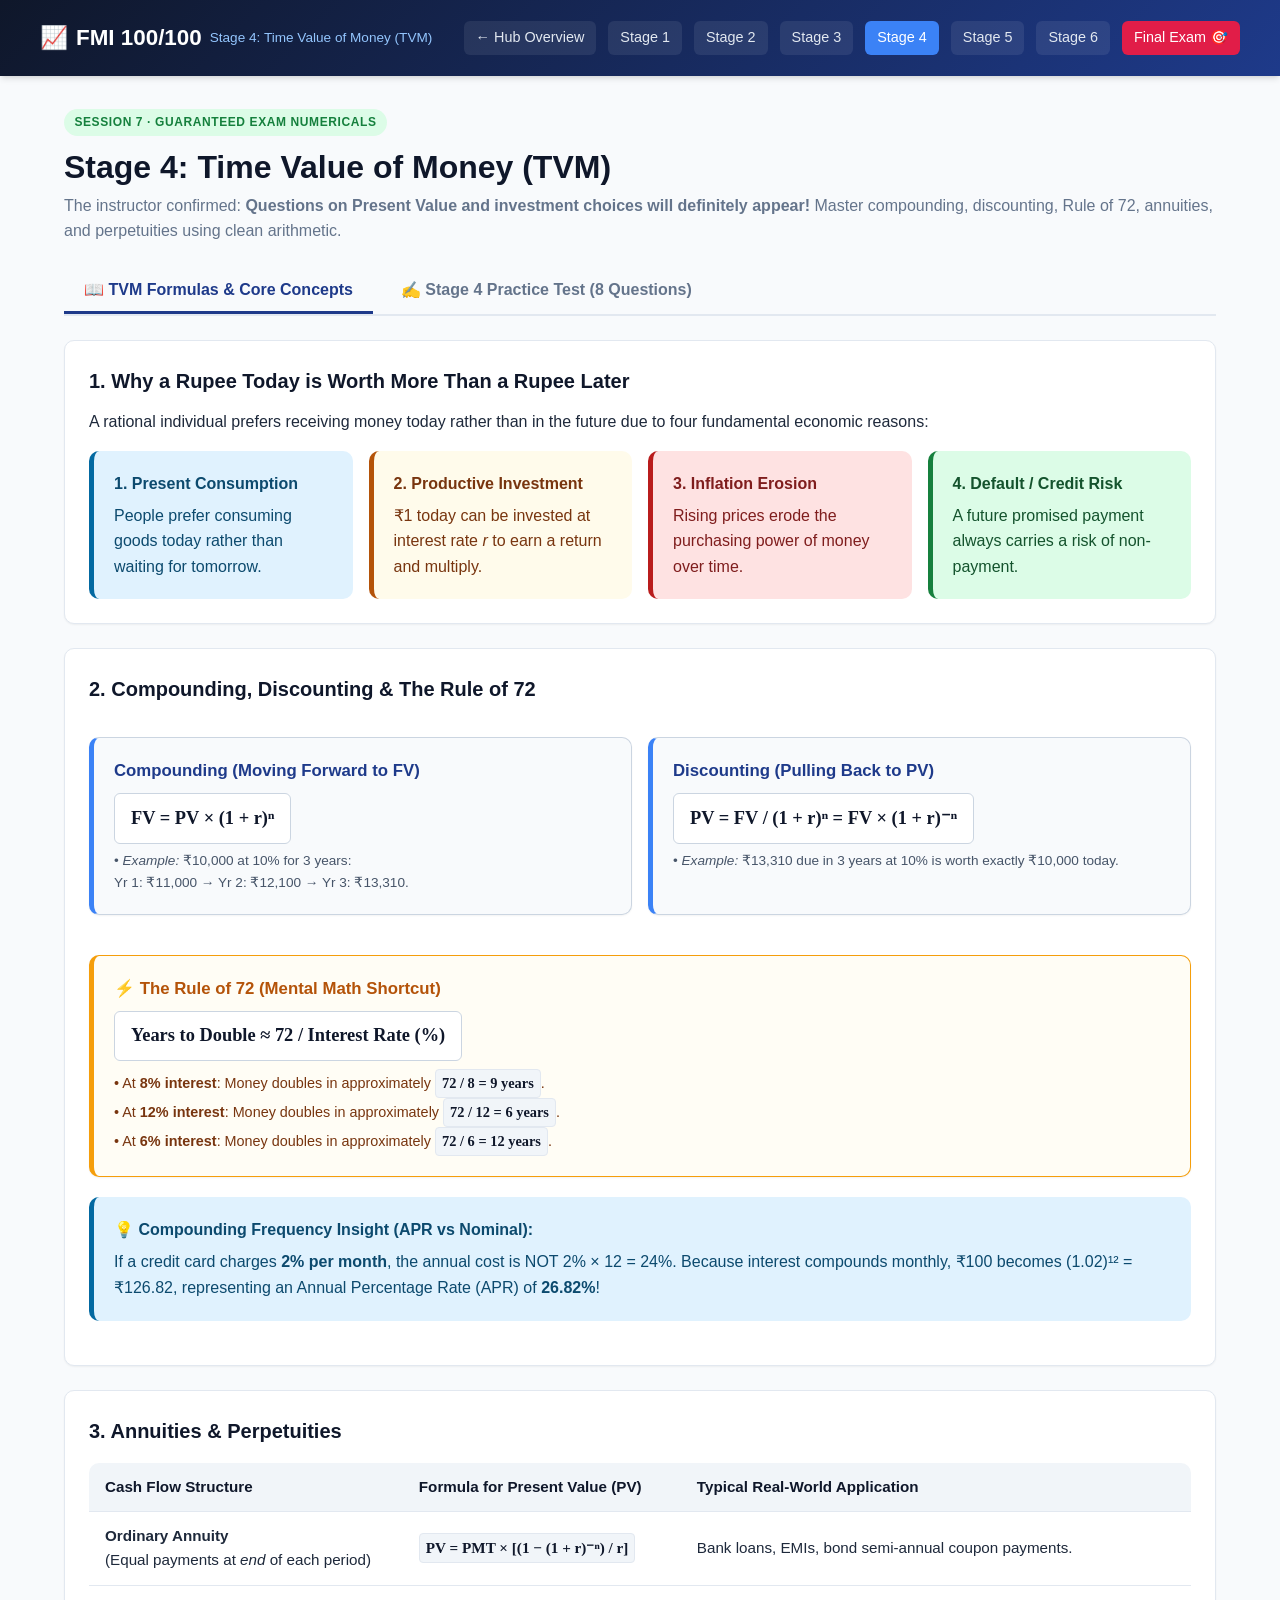
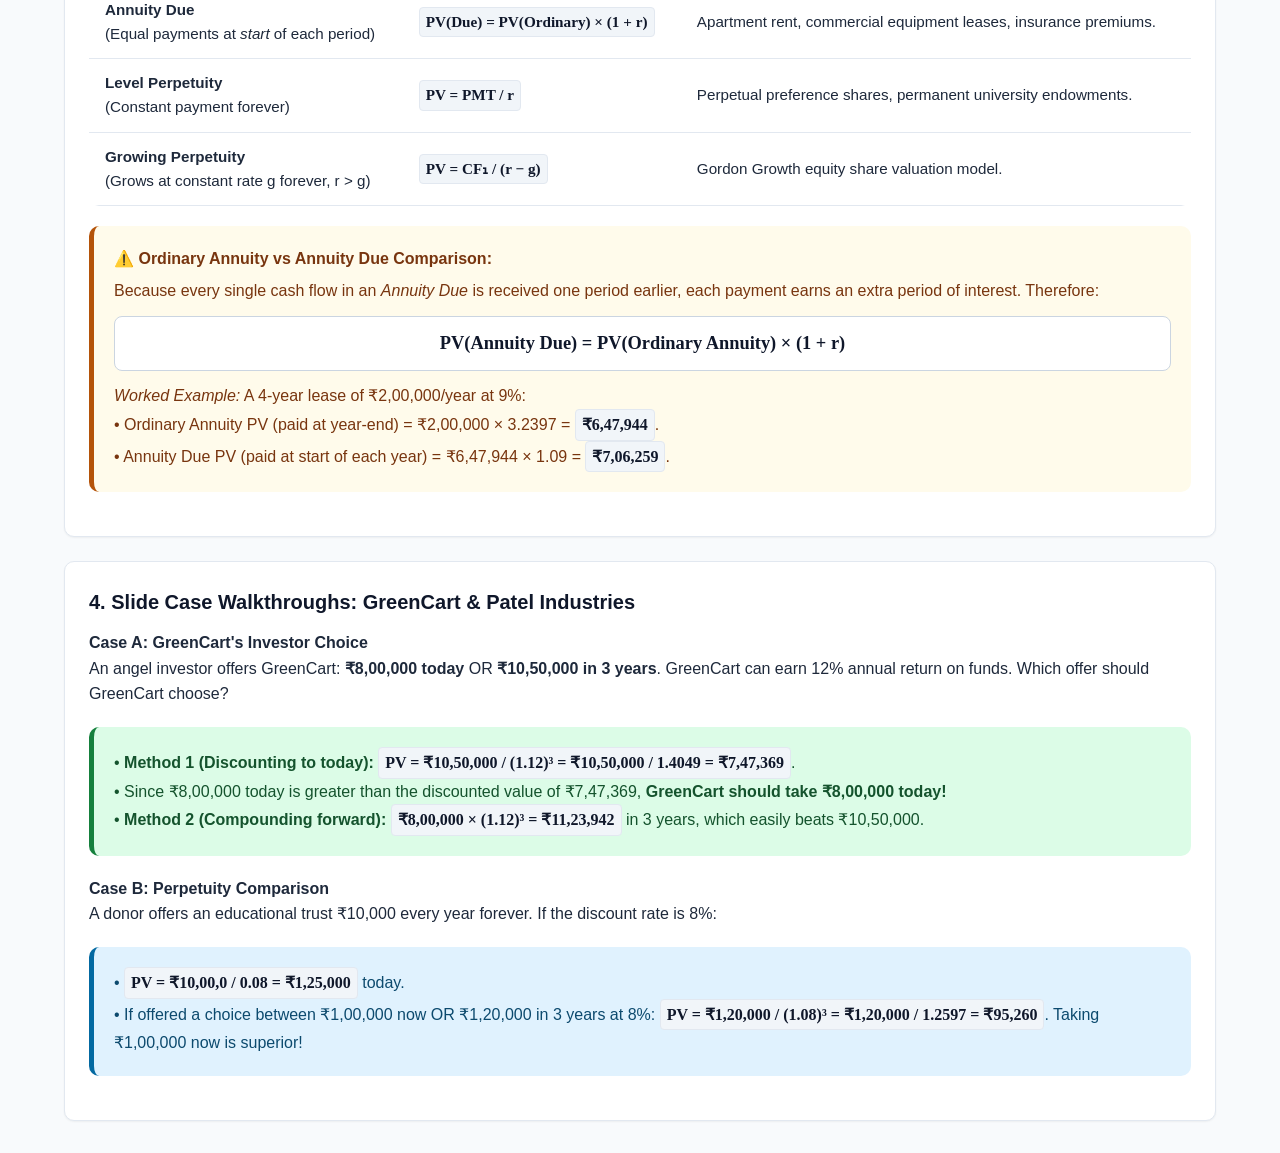
<file: stage4_tvm.html>
<!DOCTYPE html>
<html lang="en">
<head>
  <meta charset="UTF-8">
  <meta name="viewport" content="width=device-width, initial-scale=1.0">
  <title>Stage 4: Time Value of Money (TVM) | FMI 100/100</title>
  <link rel="stylesheet" href="style.css">
</head>
<body>

  <!-- Top Navigation -->
  <header class="header-nav">
    <div class="header-inner">
      <a href="index.html" class="brand-title">
        <span>📈</span> FMI 100/100
        <span class="brand-subtitle">Stage 4: Time Value of Money (TVM)</span>
      </a>
      <nav class="nav-links">
        <a href="index.html">← Hub Overview</a>
        <a href="stage1_accounting.html">Stage 1</a>
        <a href="stage2_ratios.html">Stage 2</a>
        <a href="stage3_cvp.html">Stage 3</a>
        <a href="stage4_tvm.html" class="active">Stage 4</a>
        <a href="stage5_capital_budgeting.html">Stage 5</a>
        <a href="stage6_capm_derivatives.html">Stage 6</a>
        <a href="stage7_final_exam.html" style="background:#e11d48; color:white;">Final Exam 🎯</a>
      </nav>
    </div>
  </header>

  <main class="container">
    
    <!-- Stage Header & Tab Navigation -->
    <div style="margin-bottom: 1.5rem;">
      <span class="badge badge-success">Session 7 · Guaranteed Exam Numericals</span>
      <h1 style="font-size: 2rem; color: var(--secondary); margin-top: 0.35rem;">Stage 4: Time Value of Money (TVM)</h1>
      <p style="color: var(--text-muted);">
        The instructor confirmed: <strong>Questions on Present Value and investment choices will definitely appear!</strong> Master compounding, discounting, Rule of 72, annuities, and perpetuities using clean arithmetic.
      </p>
    </div>

    <!-- Tabs -->
    <div class="tabs">
      <button class="tab-btn active" onclick="switchTab('notes-tab', this)">📖 TVM Formulas & Core Concepts</button>
      <button class="tab-btn" onclick="switchTab('test-tab', this)">✍️ Stage 4 Practice Test (8 Questions)</button>
    </div>

    <!-- TAB 1: DETAILED INFORMATION -->
    <div id="notes-tab" class="tab-content active">

      <!-- Section 1: Why Money Has Time Value -->
      <div class="card">
        <h3 class="card-title">1. Why a Rupee Today is Worth More Than a Rupee Later</h3>
        <p>A rational individual prefers receiving money today rather than in the future due to four fundamental economic reasons:</p>
        
        <div style="display: grid; grid-template-columns: repeat(auto-fit, minmax(240px, 1fr)); gap: 1rem; margin-top: 1rem;">
          <div class="callout callout-info" style="margin:0;">
            <h4>1. Present Consumption</h4>
            <p>People prefer consuming goods today rather than waiting for tomorrow.</p>
          </div>
          <div class="callout callout-warning" style="margin:0;">
            <h4>2. Productive Investment</h4>
            <p>₹1 today can be invested at interest rate <em>r</em> to earn a return and multiply.</p>
          </div>
          <div class="callout callout-danger" style="margin:0;">
            <h4>3. Inflation Erosion</h4>
            <p>Rising prices erode the purchasing power of money over time.</p>
          </div>
          <div class="callout callout-success" style="margin:0;">
            <h4>4. Default / Credit Risk</h4>
            <p>A future promised payment always carries a risk of non-payment.</p>
          </div>
        </div>
      </div>

      <!-- Section 2: Compounding vs Discounting & Rule of 72 -->
      <div class="card">
        <h3 class="card-title">2. Compounding, Discounting & The Rule of 72</h3>
        
        <div style="display: grid; grid-template-columns: 1fr 1fr; gap: 1rem;">
          <div class="formula-box">
            <div class="formula-name">Compounding (Moving Forward to FV)</div>
            <div class="formula-code">FV = PV × (1 + r)ⁿ</div>
            <p style="font-size: 0.85rem; color: #475569; margin-top: 0.4rem;">
              • <em>Example:</em> ₹10,000 at 10% for 3 years:<br>
              Yr 1: ₹11,000 → Yr 2: ₹12,100 → Yr 3: ₹13,310.
            </p>
          </div>
          <div class="formula-box">
            <div class="formula-name">Discounting (Pulling Back to PV)</div>
            <div class="formula-code">PV = FV / (1 + r)ⁿ = FV × (1 + r)⁻ⁿ</div>
            <p style="font-size: 0.85rem; color: #475569; margin-top: 0.4rem;">
              • <em>Example:</em> ₹13,310 due in 3 years at 10% is worth exactly ₹10,000 today.
            </p>
          </div>
        </div>

        <div class="formula-box" style="border-color: #f59e0b; background: #fffdf5;">
          <div class="formula-name" style="color: #b45309;">⚡ The Rule of 72 (Mental Math Shortcut)</div>
          <div class="formula-code">Years to Double ≈ 72 / Interest Rate (%)</div>
          <p style="font-size: 0.9rem; color: #78350f; margin-top: 0.5rem;">
            • At <strong>8% interest</strong>: Money doubles in approximately <span class="math-expr">72 / 8 = <strong>9 years</strong></span>.<br>
            • At <strong>12% interest</strong>: Money doubles in approximately <span class="math-expr">72 / 12 = <strong>6 years</strong></span>.<br>
            • At <strong>6% interest</strong>: Money doubles in approximately <span class="math-expr">72 / 6 = <strong>12 years</strong></span>.
          </p>
        </div>

        <div class="callout callout-info">
          <h4>💡 Compounding Frequency Insight (APR vs Nominal):</h4>
          <p>
            If a credit card charges <strong>2% per month</strong>, the annual cost is NOT 2% × 12 = 24%. Because interest compounds monthly, ₹100 becomes (1.02)¹² = ₹126.82, representing an Annual Percentage Rate (APR) of <strong>26.82%</strong>!
          </p>
        </div>
      </div>

      <!-- Section 3: Annuities & Perpetuities -->
      <div class="card">
        <h3 class="card-title">3. Annuities & Perpetuities</h3>
        
        <div class="table-responsive">
          <table class="data-table">
            <thead>
              <tr><th>Cash Flow Structure</th><th>Formula for Present Value (PV)</th><th>Typical Real-World Application</th></tr>
            </thead>
            <tbody>
              <tr>
                <td><strong>Ordinary Annuity</strong><br>(Equal payments at <em>end</em> of each period)</td>
                <td><span class="math-expr">PV = PMT × [(1 − (1 + r)⁻ⁿ) / r]</span></td>
                <td>Bank loans, EMIs, bond semi-annual coupon payments.</td>
              </tr>
              <tr>
                <td><strong>Annuity Due</strong><br>(Equal payments at <em>start</em> of each period)</td>
                <td><span class="math-expr">PV(Due) = PV(Ordinary) × (1 + r)</span></td>
                <td>Apartment rent, commercial equipment leases, insurance premiums.</td>
              </tr>
              <tr>
                <td><strong>Level Perpetuity</strong><br>(Constant payment forever)</td>
                <td><span class="math-expr">PV = PMT / r</span></td>
                <td>Perpetual preference shares, permanent university endowments.</td>
              </tr>
              <tr>
                <td><strong>Growing Perpetuity</strong><br>(Grows at constant rate g forever, r > g)</td>
                <td><span class="math-expr">PV = CF₁ / (r − g)</span></td>
                <td>Gordon Growth equity share valuation model.</td>
              </tr>
            </tbody>
          </table>
        </div>

        <div class="callout callout-warning">
          <h4>⚠️ Ordinary Annuity vs Annuity Due Comparison:</h4>
          <p>
            Because every single cash flow in an <em>Annuity Due</em> is received one period earlier, each payment earns an extra period of interest. Therefore:
            <div class="math-block">PV(Annuity Due) = PV(Ordinary Annuity) × (1 + r)</div>
            <em>Worked Example:</em> A 4-year lease of ₹2,00,000/year at 9%:
            <br>• Ordinary Annuity PV (paid at year-end) = ₹2,00,000 × 3.2397 = <span class="math-expr">₹6,47,944</span>.
            <br>• Annuity Due PV (paid at start of each year) = ₹6,47,944 × 1.09 = <span class="math-expr"><strong>₹7,06,259</strong></span>.
          </p>
        </div>
      </div>

      <!-- Section 4: Slide Worked Decisions -->
      <div class="card">
        <h3 class="card-title">4. Slide Case Walkthroughs: GreenCart & Patel Industries</h3>
        
        <h4>Case A: GreenCart's Investor Choice</h4>
        <p>An angel investor offers GreenCart: <strong>₹8,00,000 today</strong> OR <strong>₹10,50,000 in 3 years</strong>. GreenCart can earn 12% annual return on funds. Which offer should GreenCart choose?</p>
        <div class="callout callout-success">
          <p>• <strong>Method 1 (Discounting to today):</strong> <span class="math-expr">PV = ₹10,50,000 / (1.12)³ = ₹10,50,000 / 1.4049 = <strong>₹7,47,369</strong></span>.</p>
          <p>• Since ₹8,00,000 today is greater than the discounted value of ₹7,47,369, <strong>GreenCart should take ₹8,00,000 today!</strong></p>
          <p>• <strong>Method 2 (Compounding forward):</strong> <span class="math-expr">₹8,00,000 × (1.12)³ = <strong>₹11,23,942</strong></span> in 3 years, which easily beats ₹10,50,000.</p>
        </div>

        <h4>Case B: Perpetuity Comparison</h4>
        <p>A donor offers an educational trust ₹10,000 every year forever. If the discount rate is 8%:</p>
        <div class="callout callout-info">
          <p>• <span class="math-expr">PV = ₹10,00,0 / 0.08 = <strong>₹1,25,000</strong></span> today.</p>
          <p>• If offered a choice between ₹1,00,000 now OR ₹1,20,000 in 3 years at 8%:
            <span class="math-expr">PV = ₹1,20,000 / (1.08)³ = ₹1,20,000 / 1.2597 = <strong>₹95,260</strong></span>. Taking ₹1,00,000 now is superior!
          </p>
        </div>
      </div>

    </div>

    <!-- TAB 2: INTERACTIVE PRACTICE TEST -->
    <div id="test-tab" class="tab-content">
      
      <!-- Test Header Panel -->
      <div class="card" style="display:flex; justify-content:space-between; align-items:center; flex-wrap:wrap; gap:1rem;">
        <div>
          <h2 style="color:var(--secondary); margin-bottom:0.25rem;">Stage 4 Diagnostic Test: 8 MCQs</h2>
          <p style="color:var(--text-muted); font-size:0.95rem;">
            Test your compounding, discounting, and annuity calculations. Target: <strong>At least 7/8 (88%) to clear this stage</strong>.
          </p>
        </div>
        <div>
          <button class="btn btn-outline" onclick="resetStage4Quiz()">🔄 Reset Test</button>
        </div>
      </div>

      <!-- Live Score Banner -->
      <div id="stage4-result-banner" class="score-banner" style="display:none; text-align:center;">
        <div id="stage4-score-display" class="score-number">0 / 8</div>
        <h3 id="stage4-verdict-title" style="margin-top:0.5rem;">Score Review</h3>
        <p id="stage4-verdict-text" style="color:#cbd5e1;"></p>
        <div style="margin-top:1.5rem;">
          <a href="stage5_capital_budgeting.html" id="stage4-next-btn" class="btn btn-success" style="display:none; font-size:1.05rem;">Proceed to Stage 5: Capital Budgeting →</a>
        </div>
      </div>

      <!-- Quiz Form Container -->
      <form id="stage4-quiz-form" onsubmit="event.preventDefault(); evaluateStage4Quiz();">
        
        <!-- Question 1 -->
        <div class="question-card" id="tq1-card">
          <div class="question-header">
            <span class="badge badge-success">Question 1 · Rule of 72</span>
            <span style="font-size:0.85rem; color:#64748b;">1 Mark</span>
          </div>
          <div class="question-text">
            According to the Rule of 72, if an investor deposits ₹50,000 in a fixed deposit earning an annual interest rate of 6% compounded annually, approximately how many years will it take for the money to grow to ₹1,00,000?
          </div>
          <div class="options-list">
            <label class="option-item" onclick="selectOption('tq1', 0)">
              <input type="radio" name="tq1" value="0" class="option-radio"> A) 6 years
            </label>
            <label class="option-item" onclick="selectOption('tq1', 1)">
              <input type="radio" name="tq1" value="1" class="option-radio"> B) 9 years
            </label>
            <label class="option-item" onclick="selectOption('tq1', 2)">
              <input type="radio" name="tq1" value="2" class="option-radio"> C) 12 years
            </label>
            <label class="option-item" onclick="selectOption('tq1', 3)">
              <input type="radio" name="tq1" value="3" class="option-radio"> D) 16 years
            </label>
          </div>
          <div class="scratchpad-container">
            <small style="color:var(--text-muted);">Scratchpad / Rough Math:</small>
            <textarea class="scratchpad-area" placeholder="Type your rough math here..."></textarea>
          </div>
          <div class="explanation-box" id="tq1-explanation">
            <strong>Correct Answer: C (12 years)</strong><br>
            Years to double ≈ 72 / Interest Rate % = 72 / 6 = <span class="math-expr"><strong>12 years</strong></span>.
          </div>
        </div>

        <!-- Question 2 -->
        <div class="question-card" id="tq2-card">
          <div class="question-header">
            <span class="badge badge-success">Question 2 · Compounding</span>
            <span style="font-size:0.85rem; color:#64748b;">1 Mark</span>
          </div>
          <div class="question-text">
            A sum of ₹10,000 is invested today at an annual interest rate of 10% compounded annually. What is its Future Value (FV) at the end of 3 years?
          </div>
          <div class="options-list">
            <label class="option-item" onclick="selectOption('tq2', 0)">
              <input type="radio" name="tq2" value="0" class="option-radio"> A) ₹13,000
            </label>
            <label class="option-item" onclick="selectOption('tq2', 1)">
              <input type="radio" name="tq2" value="1" class="option-radio"> B) ₹13,310
            </label>
            <label class="option-item" onclick="selectOption('tq2', 2)">
              <input type="radio" name="tq2" value="2" class="option-radio"> C) ₹12,100
            </label>
            <label class="option-item" onclick="selectOption('tq2', 3)">
              <input type="radio" name="tq2" value="3" class="option-radio"> D) ₹14,641
            </label>
          </div>
          <div class="scratchpad-container">
            <small style="color:var(--text-muted);">Scratchpad / Rough Math:</small>
            <textarea class="scratchpad-area" placeholder="Type your rough math here..."></textarea>
          </div>
          <div class="explanation-box" id="tq2-explanation">
            <strong>Correct Answer: B (₹13,310)</strong><br>
            FV = ₹10,000 × (1 + 0.10)³ = ₹10,000 × 1.331 = <span class="math-expr"><strong>₹13,310</strong></span>.<br>
            (Year 1: ₹11,000 → Year 2: ₹12,100 → Year 3: ₹13,310). Note that simple interest would give only ₹13,000.
          </div>
        </div>

        <!-- Question 3 -->
        <div class="question-card" id="tq3-card">
          <div class="question-header">
            <span class="badge badge-success">Question 3 · Investment Choice</span>
            <span style="font-size:0.85rem; color:#64748b;">1 Mark</span>
          </div>
          <div class="question-text">
            You are offered an upfront payment of ₹1,00,000 today OR a payment of ₹1,20,000 in 3 years. If the applicable market discount rate is 8% per annum (where 1.08³ ≈ 1.2597), which option should you choose?
          </div>
          <div class="options-list">
            <label class="option-item" onclick="selectOption('tq3', 0)">
              <input type="radio" name="tq3" value="0" class="option-radio"> A) Choose ₹1,20,000 in 3 years because it has higher face value.
            </label>
            <label class="option-item" onclick="selectOption('tq3', 1)">
              <input type="radio" name="tq3" value="1" class="option-radio"> B) Choose ₹1,00,000 today because the present value of ₹1,20,000 in 3 years is only ~₹95,260.
            </label>
            <label class="option-item" onclick="selectOption('tq3', 2)">
              <input type="radio" name="tq3" value="2" class="option-radio"> C) Indifferent between the two options.
            </label>
            <label class="option-item" onclick="selectOption('tq3', 3)">
              <input type="radio" name="tq3" value="3" class="option-radio"> D) Choose ₹1,20,000 in 3 years because its present value is ₹1,10,500.
            </label>
          </div>
          <div class="scratchpad-container">
            <small style="color:var(--text-muted);">Scratchpad / Rough Math:</small>
            <textarea class="scratchpad-area" placeholder="Type your rough math here..."></textarea>
          </div>
          <div class="explanation-box" id="tq3-explanation">
            <strong>Correct Answer: B</strong><br>
            Discounting the future sum to today:<br>
            PV = ₹1,20,000 / (1.08)³ = ₹1,20,000 / 1.2597 ≈ <span class="math-expr"><strong>₹95,260</strong></span>.<br>
            Since ₹1,00,000 in hand today exceeds ₹95,260, taking ₹1,00,000 today is the financially superior choice!
          </div>
        </div>

        <!-- Question 4 -->
        <div class="question-card" id="tq4-card">
          <div class="question-header">
            <span class="badge badge-success">Question 4 · Level Perpetuity</span>
            <span style="font-size:0.85rem; color:#64748b;">1 Mark</span>
          </div>
          <div class="question-text">
            An alumnus wishes to establish a scholarship endowment that will pay ₹4,00,000 every year forever. If the fund can earn a guaranteed annual return of 8%, what lump sum must be deposited into the endowment today?
          </div>
          <div class="options-list">
            <label class="option-item" onclick="selectOption('tq4', 0)">
              <input type="radio" name="tq4" value="0" class="option-radio"> A) ₹32,00,000
            </label>
            <label class="option-item" onclick="selectOption('tq4', 1)">
              <input type="radio" name="tq4" value="1" class="option-radio"> B) ₹50,00,000
            </label>
            <label class="option-item" onclick="selectOption('tq4', 2)">
              <input type="radio" name="tq4" value="2" class="option-radio"> C) ₹40,00,000
            </label>
            <label class="option-item" onclick="selectOption('tq4', 3)">
              <input type="radio" name="tq4" value="3" class="option-radio"> D) ₹62,50,000
            </label>
          </div>
          <div class="scratchpad-container">
            <small style="color:var(--text-muted);">Scratchpad / Rough Math:</small>
            <textarea class="scratchpad-area" placeholder="Type your rough math here..."></textarea>
          </div>
          <div class="explanation-box" id="tq4-explanation">
            <strong>Correct Answer: B (₹50,00,000)</strong><br>
            PV of Level Perpetuity = PMT / r = ₹4,00,000 / 0.08 = ₹4,00,000 / (8/100) = ₹40,000,000 / 8 = <span class="math-expr"><strong>₹50,00,000</strong></span>.
          </div>
        </div>

        <!-- Question 5 -->
        <div class="question-card" id="tq5-card">
          <div class="question-header">
            <span class="badge badge-success">Question 5 · Growing Perpetuity</span>
            <span style="font-size:0.85rem; color:#64748b;">1 Mark</span>
          </div>
          <div class="question-text">
            A real estate asset produces net rental cash flow of ₹6,00,000 next year. Rentals are expected to grow at a constant rate of 4% per year indefinitely. If the required rate of return is 10%, what is the present value of this asset?
          </div>
          <div class="options-list">
            <label class="option-item" onclick="selectOption('tq5', 0)">
              <input type="radio" name="tq5" value="0" class="option-radio"> A) ₹60,00,000
            </label>
            <label class="option-item" onclick="selectOption('tq5', 1)">
              <input type="radio" name="tq5" value="1" class="option-radio"> B) ₹1,00,00,000 (₹1 Crore)
            </label>
            <label class="option-item" onclick="selectOption('tq5', 2)">
              <input type="radio" name="tq5" value="2" class="option-radio"> C) ₹1,50,00,000 (₹1.5 Crore)
            </label>
            <label class="option-item" onclick="selectOption('tq5', 3)">
              <input type="radio" name="tq5" value="3" class="option-radio"> D) ₹75,00,000
            </label>
          </div>
          <div class="scratchpad-container">
            <small style="color:var(--text-muted);">Scratchpad / Rough Math:</small>
            <textarea class="scratchpad-area" placeholder="Type your rough math here..."></textarea>
          </div>
          <div class="explanation-box" id="tq5-explanation">
            <strong>Correct Answer: B (₹1 Crore)</strong><br>
            PV of Growing Perpetuity = CF₁ / (r − g) = ₹6,00,000 / (0.10 − 0.04) = ₹6,00,000 / 0.06 = <span class="math-expr"><strong>₹1,00,00,000 (₹1 Crore)</strong></span>.<br>
            (Notice that growth significantly increases value: without growth, ₹6L at 10% would be worth only ₹60 Lakh).
          </div>
        </div>

        <!-- Question 6 -->
        <div class="question-card" id="tq6-card">
          <div class="question-header">
            <span class="badge badge-success">Question 6 · Annuity Due vs Ordinary</span>
            <span style="font-size:0.85rem; color:#64748b;">1 Mark</span>
          </div>
          <div class="question-text">
            If an Ordinary Annuity of ₹1,00,000 per year for 4 years at a discount rate of 10% has a Present Value of ₹3,16,986, what is the Present Value of an otherwise identical **Annuity Due** where payments occur at the beginning of each year?
          </div>
          <div class="options-list">
            <label class="option-item" onclick="selectOption('tq6', 0)">
              <input type="radio" name="tq6" value="0" class="option-radio"> A) ₹3,16,986
            </label>
            <label class="option-item" onclick="selectOption('tq6', 1)">
              <input type="radio" name="tq6" value="1" class="option-radio"> B) ₹3,48,685
            </label>
            <label class="option-item" onclick="selectOption('tq6', 2)">
              <input type="radio" name="tq6" value="2" class="option-radio"> C) ₹2,88,169
            </label>
            <label class="option-item" onclick="selectOption('tq6', 3)">
              <input type="radio" name="tq6" value="3" class="option-radio"> D) ₹4,00,000
            </label>
          </div>
          <div class="scratchpad-container">
            <small style="color:var(--text-muted);">Scratchpad / Rough Math:</small>
            <textarea class="scratchpad-area" placeholder="Type your rough math here..."></textarea>
          </div>
          <div class="explanation-box" id="tq6-explanation">
            <strong>Correct Answer: B (₹3,48,685)</strong><br>
            An Annuity Due has payments made at the start of each period, meaning every cash flow is discounted by one fewer year. Mathematically:<br>
            PV(Due) = PV(Ordinary) × (1 + r) = ₹3,16,986 × 1.10 = <span class="math-expr"><strong>₹3,48,685</strong></span>.
          </div>
        </div>

        <!-- Question 7 -->
        <div class="question-card" id="tq7-card">
          <div class="question-header">
            <span class="badge badge-success">Question 7 · Uneven Cash Flows</span>
            <span style="font-size:0.85rem; color:#64748b;">1 Mark</span>
          </div>
          <div class="question-text">
            An investment promises cash flows of ₹11,000 at the end of Year 1 and ₹24,200 at the end of Year 2. If the discount rate is 10%, what is the total Present Value?
          </div>
          <div class="options-list">
            <label class="option-item" onclick="selectOption('tq7', 0)">
              <input type="radio" name="tq7" value="0" class="option-radio"> A) ₹30,000
            </label>
            <label class="option-item" onclick="selectOption('tq7', 1)">
              <input type="radio" name="tq7" value="1" class="option-radio"> B) ₹32,000
            </label>
            <label class="option-item" onclick="selectOption('tq7', 2)">
              <input type="radio" name="tq7" value="2" class="option-radio"> C) ₹28,500
            </label>
            <label class="option-item" onclick="selectOption('tq7', 3)">
              <input type="radio" name="tq7" value="3" class="option-radio"> D) ₹35,200
            </label>
          </div>
          <div class="scratchpad-container">
            <small style="color:var(--text-muted);">Scratchpad / Rough Math:</small>
            <textarea class="scratchpad-area" placeholder="Type your rough math here..."></textarea>
          </div>
          <div class="explanation-box" id="tq7-explanation">
            <strong>Correct Answer: A (₹30,000)</strong><br>
            Discount each flow by its respective year:<br>
            • Year 1 PV = ₹11,000 / 1.10 = ₹10,000.<br>
            • Year 2 PV = ₹24,200 / (1.10)² = ₹24,200 / 1.21 = ₹20,000.<br>
            • Total PV = ₹10,000 + ₹20,000 = <span class="math-expr"><strong>₹30,000</strong></span>.
          </div>
        </div>

        <!-- Question 8 -->
        <div class="question-card" id="tq8-card">
          <div class="question-header">
            <span class="badge badge-success">Question 8 · Discount Rate Sensitivity</span>
            <span style="font-size:0.85rem; color:#64748b;">1 Mark</span>
          </div>
          <div class="question-text">
            What is the relationship between the discount rate and the present value of a future cash flow?
          </div>
          <div class="options-list">
            <label class="option-item" onclick="selectOption('tq8', 0)">
              <input type="radio" name="tq8" value="0" class="option-radio"> A) Direct (positive): As discount rate increases, present value increases.
            </label>
            <label class="option-item" onclick="selectOption('tq8', 1)">
              <input type="radio" name="tq8" value="1" class="option-radio"> B) Inverse: As discount rate increases, present value decreases.
            </label>
            <label class="option-item" onclick="selectOption('tq8', 2)">
              <input type="radio" name="tq8" value="2" class="option-radio"> C) Independent: Present value depends strictly on time periods, not discount rate.
            </label>
            <label class="option-item" onclick="selectOption('tq8', 3)">
              <input type="radio" name="tq8" value="3" class="option-radio"> D) Linear constant relationship.
            </label>
          </div>
          <div class="explanation-box" id="tq8-explanation">
            <strong>Correct Answer: B (Inverse relationship)</strong><br>
            <em>Explanation:</em> In the formula PV = FV / (1 + r)ⁿ, the discount rate <em>r</em> sits in the denominator. A higher required rate of return or discount rate shrinks the present value of distant cash flows.
          </div>
        </div>

        <!-- Submit Button -->
        <div style="text-align: center; margin: 2rem 0;">
          <button type="submit" class="btn btn-primary" style="padding: 0.85rem 2.5rem; font-size: 1.15rem;">
            Submit Stage 4 Test & Review Answers 🎯
          </button>
        </div>

      </form>
    </div>

  </main>

  <script>
    function switchTab(tabId, btn) {
      document.querySelectorAll('.tab-content').forEach(t => t.classList.remove('active'));
      document.querySelectorAll('.tab-btn').forEach(b => b.classList.remove('active'));
      document.getElementById(tabId).classList.add('active');
      btn.classList.add('active');
    }

    function selectOption(qName, optIdx) {
      const card = document.getElementById(qName + '-card');
      const items = card.querySelectorAll('.option-item');
      items.forEach(it => it.classList.remove('selected'));
      items[optIdx].classList.add('selected');
      items[optIdx].querySelector('input').checked = true;
    }

    const correctAnswers = {
      tq1: 2, // C
      tq2: 1, // B
      tq3: 1, // B
      tq4: 1, // B
      tq5: 1, // B
      tq6: 1, // B
      tq7: 0, // A
      tq8: 1  // B
    };

    function evaluateStage4Quiz() {
      let score = 0;
      let total = 8;

      for (let q in correctAnswers) {
        const selected = document.querySelector('input[name="' + q + '"]:checked');
        const card = document.getElementById(q + '-card');
        const expBox = document.getElementById(q + '-explanation');
        const options = card.querySelectorAll('.option-item');

        expBox.style.display = 'block';

        if (selected) {
          const val = parseInt(selected.value);
          if (val === correctAnswers[q]) {
            score++;
            options[val].classList.add('correct');
          } else {
            options[val].classList.add('incorrect');
            options[correctAnswers[q]].classList.add('correct');
          }
        } else {
          options[correctAnswers[q]].classList.add('correct');
        }
      }

      const banner = document.getElementById('stage4-result-banner');
      const scoreDisp = document.getElementById('stage4-score-display');
      const title = document.getElementById('stage4-verdict-title');
      const text = document.getElementById('stage4-verdict-text');
      const nextBtn = document.getElementById('stage4-next-btn');

      banner.style.display = 'block';
      scoreDisp.innerText = score + ' / ' + total;

      let pct = (score / total) * 100;
      if (pct >= 85) {
        title.innerHTML = '🎉 Stage 4 Cleared! TVM Master!';
        text.innerText = 'You scored ' + score + '/8 (' + Math.round(pct) + '%). Your discounting precision, Rule of 72 speed, and annuity calculations are exam-ready!';
        banner.style.background = 'linear-gradient(135deg, #15803d, #14532d)';
        nextBtn.style.display = 'inline-flex';
        localStorage.setItem('fmi_stage_4_cleared', 'true');
      } else {
        title.innerHTML = '⚠️ Review Recommended (Target: 7/8)';
        text.innerText = 'You scored ' + score + '/8 (' + Math.round(pct) + '%). Review the perpetuity and annuity comparisons above, then retry.';
        banner.style.background = 'linear-gradient(135deg, #b45309, #78350f)';
        nextBtn.style.display = 'none';
      }

      window.scrollTo({ top: banner.offsetTop - 80, behavior: 'smooth' });
    }

    function resetStage4Quiz() {
      document.getElementById('stage4-quiz-form').reset();
      document.querySelectorAll('.option-item').forEach(el => {
        el.classList.remove('selected', 'correct', 'incorrect');
      });
      document.querySelectorAll('.explanation-box').forEach(el => {
        el.style.display = 'none';
      });
      document.getElementById('stage4-result-banner').style.display = 'none';
    }
  </script>
</body>
</html>
</file>
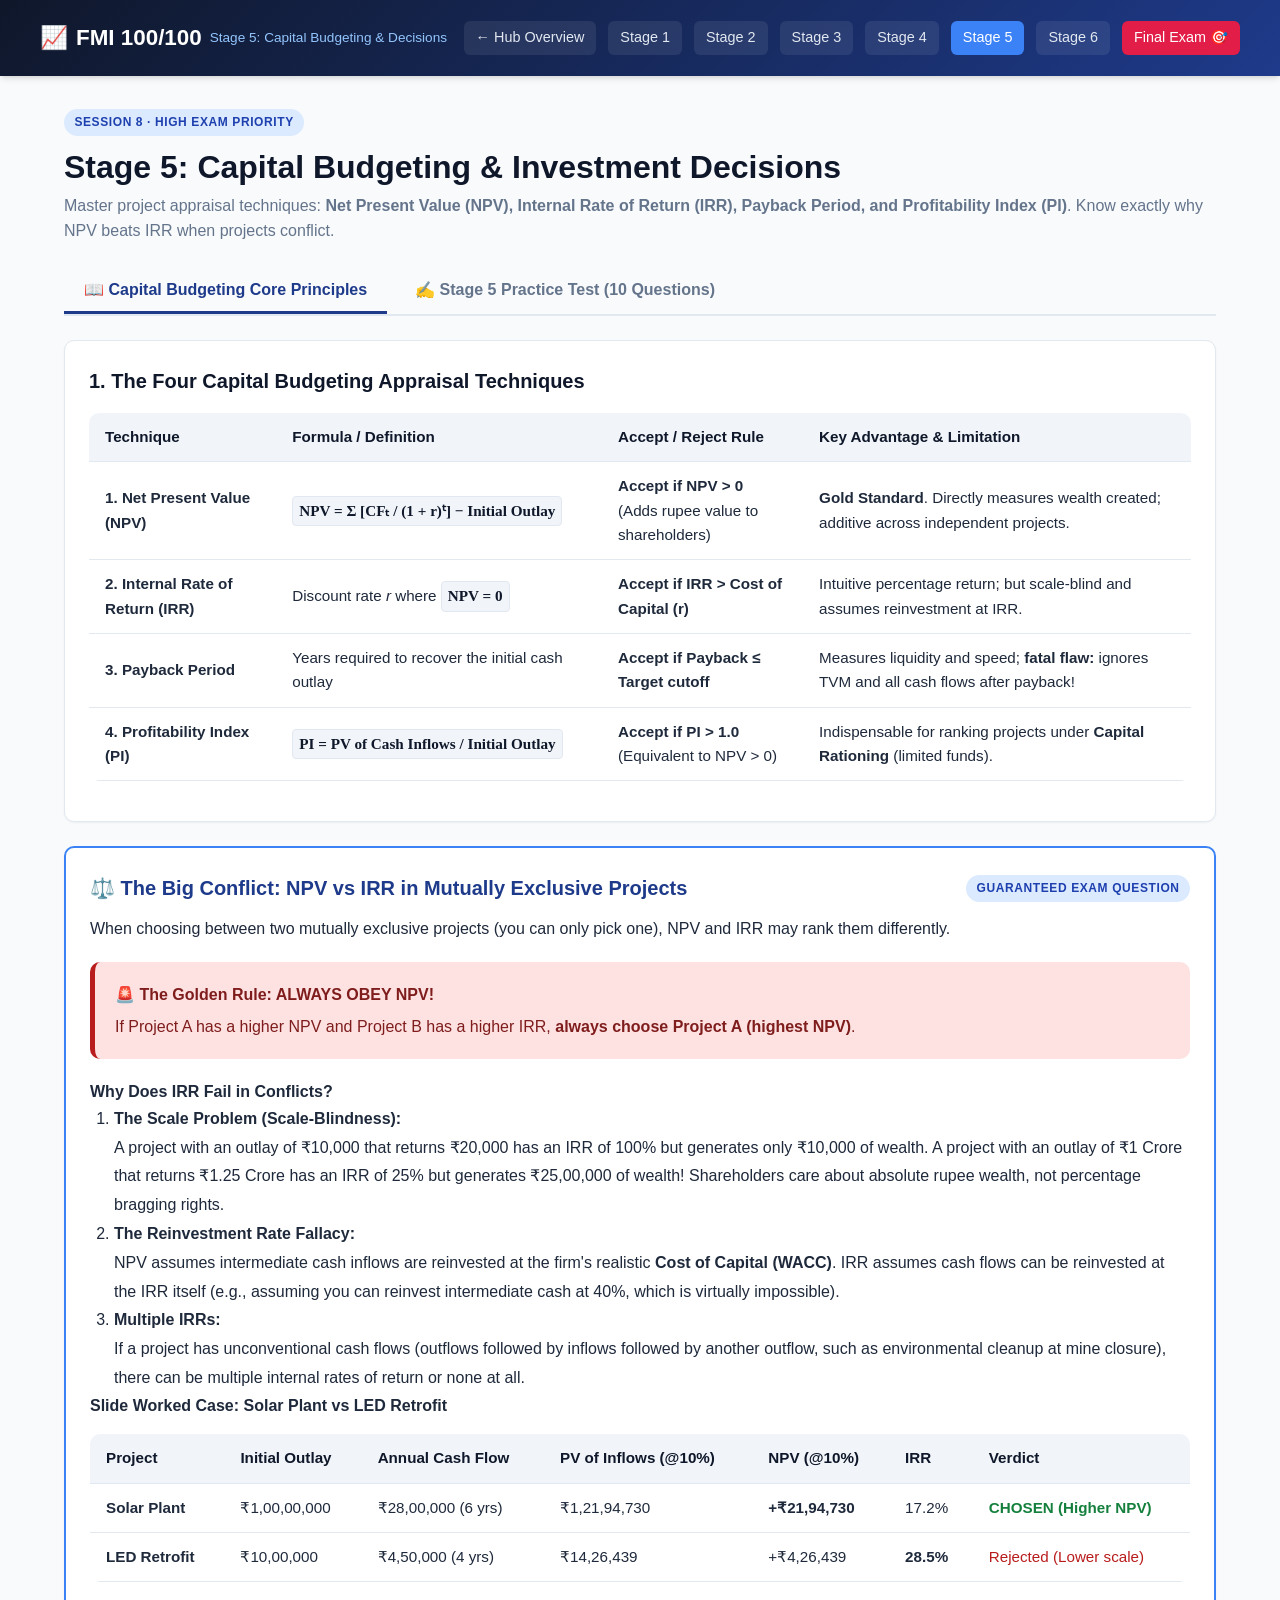
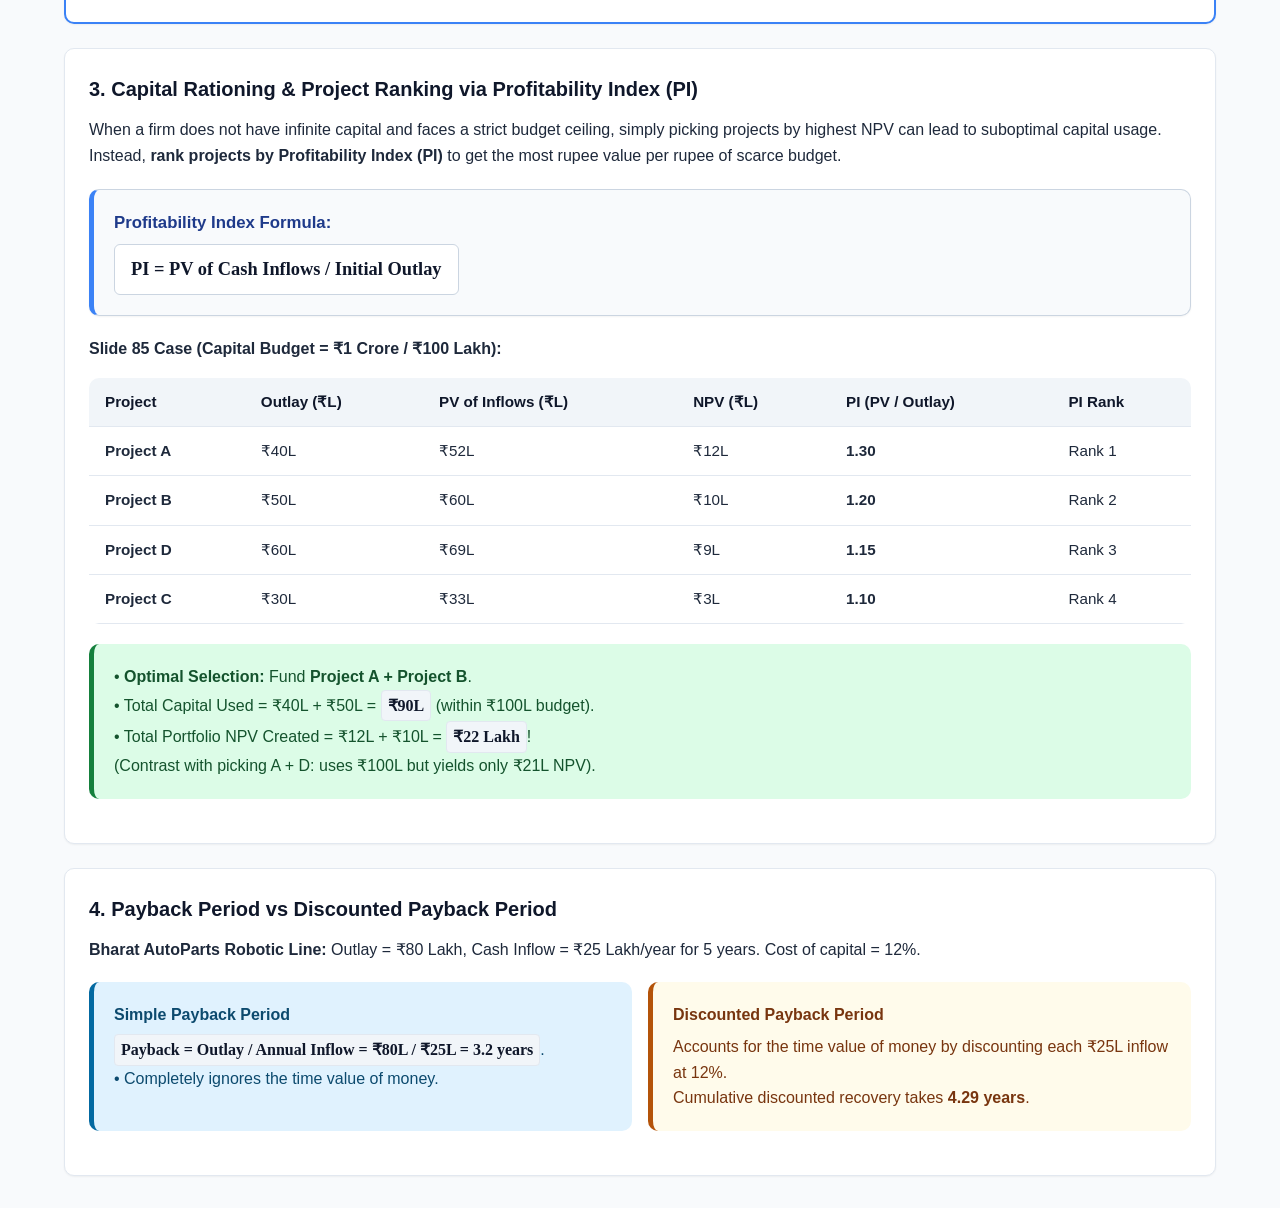
<file: stage5_capital_budgeting.html>
<!DOCTYPE html>
<html lang="en">
<head>
  <meta charset="UTF-8">
  <meta name="viewport" content="width=device-width, initial-scale=1.0">
  <title>Stage 5: Capital Budgeting & Decisions | FMI 100/100</title>
  <link rel="stylesheet" href="style.css">
</head>
<body>

  <!-- Top Navigation -->
  <header class="header-nav">
    <div class="header-inner">
      <a href="index.html" class="brand-title">
        <span>📈</span> FMI 100/100
        <span class="brand-subtitle">Stage 5: Capital Budgeting & Decisions</span>
      </a>
      <nav class="nav-links">
        <a href="index.html">← Hub Overview</a>
        <a href="stage1_accounting.html">Stage 1</a>
        <a href="stage2_ratios.html">Stage 2</a>
        <a href="stage3_cvp.html">Stage 3</a>
        <a href="stage4_tvm.html">Stage 4</a>
        <a href="stage5_capital_budgeting.html" class="active">Stage 5</a>
        <a href="stage6_capm_derivatives.html">Stage 6</a>
        <a href="stage7_final_exam.html" style="background:#e11d48; color:white;">Final Exam 🎯</a>
      </nav>
    </div>
  </header>

  <main class="container">
    
    <!-- Stage Header & Tab Navigation -->
    <div style="margin-bottom: 1.5rem;">
      <span class="badge badge-primary">Session 8 · High Exam Priority</span>
      <h1 style="font-size: 2rem; color: var(--secondary); margin-top: 0.35rem;">Stage 5: Capital Budgeting & Investment Decisions</h1>
      <p style="color: var(--text-muted);">
        Master project appraisal techniques: <strong>Net Present Value (NPV), Internal Rate of Return (IRR), Payback Period, and Profitability Index (PI)</strong>. Know exactly why NPV beats IRR when projects conflict.
      </p>
    </div>

    <!-- Tabs -->
    <div class="tabs">
      <button class="tab-btn active" onclick="switchTab('notes-tab', this)">📖 Capital Budgeting Core Principles</button>
      <button class="tab-btn" onclick="switchTab('test-tab', this)">✍️ Stage 5 Practice Test (10 Questions)</button>
    </div>

    <!-- TAB 1: DETAILED INFORMATION -->
    <div id="notes-tab" class="tab-content active">

      <!-- Section 1: The Four Capital Budgeting Tools -->
      <div class="card">
        <h3 class="card-title">1. The Four Capital Budgeting Appraisal Techniques</h3>
        
        <div class="table-responsive">
          <table class="data-table">
            <thead>
              <tr><th>Technique</th><th>Formula / Definition</th><th>Accept / Reject Rule</th><th>Key Advantage & Limitation</th></tr>
            </thead>
            <tbody>
              <tr>
                <td><strong>1. Net Present Value (NPV)</strong></td>
                <td><span class="math-expr">NPV = Σ [CFₜ / (1 + r)ᵗ] − Initial Outlay</span></td>
                <td><strong>Accept if NPV > 0</strong><br>(Adds rupee value to shareholders)</td>
                <td><strong>Gold Standard</strong>. Directly measures wealth created; additive across independent projects.</td>
              </tr>
              <tr>
                <td><strong>2. Internal Rate of Return (IRR)</strong></td>
                <td>Discount rate <em>r</em> where <span class="math-expr">NPV = 0</span></td>
                <td><strong>Accept if IRR > Cost of Capital (r)</strong></td>
                <td>Intuitive percentage return; but scale-blind and assumes reinvestment at IRR.</td>
              </tr>
              <tr>
                <td><strong>3. Payback Period</strong></td>
                <td>Years required to recover the initial cash outlay</td>
                <td><strong>Accept if Payback ≤ Target cutoff</strong></td>
                <td>Measures liquidity and speed; <strong>fatal flaw:</strong> ignores TVM and all cash flows after payback!</td>
              </tr>
              <tr>
                <td><strong>4. Profitability Index (PI)</strong></td>
                <td><span class="math-expr">PI = PV of Cash Inflows / Initial Outlay</span></td>
                <td><strong>Accept if PI > 1.0</strong><br>(Equivalent to NPV > 0)</td>
                <td>Indispensable for ranking projects under <strong>Capital Rationing</strong> (limited funds).</td>
              </tr>
            </tbody>
          </table>
        </div>
      </div>

      <!-- Section 2: NPV vs IRR Conflict in Mutually Exclusive Projects -->
      <div class="card" style="border: 2px solid #3b82f6;">
        <h3 class="card-title" style="color: var(--primary);">
          <span>⚖️ The Big Conflict: NPV vs IRR in Mutually Exclusive Projects</span>
          <span class="badge badge-primary">Guaranteed Exam Question</span>
        </h3>
        <p>
          When choosing between two mutually exclusive projects (you can only pick one), NPV and IRR may rank them differently.
        </p>

        <div class="callout callout-danger">
          <h4>🚨 The Golden Rule: ALWAYS OBEY NPV!</h4>
          <p>If Project A has a higher NPV and Project B has a higher IRR, <strong>always choose Project A (highest NPV)</strong>.</p>
        </div>

        <h4>Why Does IRR Fail in Conflicts?</h4>
        <ol style="margin-left: 1.5rem; line-height: 1.8;">
          <li>
            <strong>The Scale Problem (Scale-Blindness):</strong><br>
            A project with an outlay of ₹10,000 that returns ₹20,000 has an IRR of 100% but generates only ₹10,000 of wealth. A project with an outlay of ₹1 Crore that returns ₹1.25 Crore has an IRR of 25% but generates ₹25,00,000 of wealth! Shareholders care about absolute rupee wealth, not percentage bragging rights.
          </li>
          <li>
            <strong>The Reinvestment Rate Fallacy:</strong><br>
            NPV assumes intermediate cash inflows are reinvested at the firm's realistic <strong>Cost of Capital (WACC)</strong>. IRR assumes cash flows can be reinvested at the IRR itself (e.g., assuming you can reinvest intermediate cash at 40%, which is virtually impossible).
          </li>
          <li>
            <strong>Multiple IRRs:</strong><br>
            If a project has unconventional cash flows (outflows followed by inflows followed by another outflow, such as environmental cleanup at mine closure), there can be multiple internal rates of return or none at all.
          </li>
        </ol>

        <h4>Slide Worked Case: Solar Plant vs LED Retrofit</h4>
        <div class="table-responsive">
          <table class="data-table">
            <thead>
              <tr><th>Project</th><th>Initial Outlay</th><th>Annual Cash Flow</th><th>PV of Inflows (@10%)</th><th>NPV (@10%)</th><th>IRR</th><th>Verdict</th></tr>
            </thead>
            <tbody>
              <tr>
                <td><strong>Solar Plant</strong></td>
                <td>₹1,00,00,000</td>
                <td>₹28,00,000 (6 yrs)</td>
                <td>₹1,21,94,730</td>
                <td><strong>+₹21,94,730</strong></td>
                <td>17.2%</td>
                <td style="color: #15803d; font-weight: bold;">CHOSEN (Higher NPV)</td>
              </tr>
              <tr>
                <td><strong>LED Retrofit</strong></td>
                <td>₹10,00,000</td>
                <td>₹4,50,000 (4 yrs)</td>
                <td>₹14,26,439</td>
                <td>+₹4,26,439</td>
                <td><strong>28.5%</strong></td>
                <td style="color: #b91c1c;">Rejected (Lower scale)</td>
              </tr>
            </tbody>
          </table>
        </div>
      </div>

      <!-- Section 3: Capital Rationing & Profitability Index (PI) -->
      <div class="card">
        <h3 class="card-title">3. Capital Rationing & Project Ranking via Profitability Index (PI)</h3>
        <p>
          When a firm does not have infinite capital and faces a strict budget ceiling, simply picking projects by highest NPV can lead to suboptimal capital usage. Instead, <strong>rank projects by Profitability Index (PI)</strong> to get the most rupee value per rupee of scarce budget.
        </p>

        <div class="formula-box">
          <div class="formula-name">Profitability Index Formula:</div>
          <div class="formula-code">PI = PV of Cash Inflows / Initial Outlay</div>
        </div>

        <h4>Slide 85 Case (Capital Budget = ₹1 Crore / ₹100 Lakh):</h4>
        <div class="table-responsive">
          <table class="data-table">
            <thead>
              <tr><th>Project</th><th>Outlay (₹L)</th><th>PV of Inflows (₹L)</th><th>NPV (₹L)</th><th>PI (PV / Outlay)</th><th>PI Rank</th></tr>
            </thead>
            <tbody>
              <tr><td><strong>Project A</strong></td><td>₹40L</td><td>₹52L</td><td>₹12L</td><td><strong>1.30</strong></td><td>Rank 1</td></tr>
              <tr><td><strong>Project B</strong></td><td>₹50L</td><td>₹60L</td><td>₹10L</td><td><strong>1.20</strong></td><td>Rank 2</td></tr>
              <tr><td><strong>Project D</strong></td><td>₹60L</td><td>₹69L</td><td>₹9L</td><td><strong>1.15</strong></td><td>Rank 3</td></tr>
              <tr><td><strong>Project C</strong></td><td>₹30L</td><td>₹33L</td><td>₹3L</td><td><strong>1.10</strong></td><td>Rank 4</td></tr>
            </tbody>
          </table>
        </div>
        
        <div class="callout callout-success">
          <p>
            • <strong>Optimal Selection:</strong> Fund <strong>Project A + Project B</strong>.<br>
            • Total Capital Used = ₹40L + ₹50L = <span class="math-expr"><strong>₹90L</strong></span> (within ₹100L budget).<br>
            • Total Portfolio NPV Created = ₹12L + ₹10L = <span class="math-expr"><strong>₹22 Lakh</strong></span>!<br>
            (Contrast with picking A + D: uses ₹100L but yields only ₹21L NPV).
          </p>
        </div>
      </div>

      <!-- Section 4: Payback vs Discounted Payback -->
      <div class="card">
        <h3 class="card-title">4. Payback Period vs Discounted Payback Period</h3>
        <p><strong>Bharat AutoParts Robotic Line:</strong> Outlay = ₹80 Lakh, Cash Inflow = ₹25 Lakh/year for 5 years. Cost of capital = 12%.</p>
        
        <div style="display: grid; grid-template-columns: 1fr 1fr; gap: 1rem;">
          <div class="callout callout-info">
            <h4>Simple Payback Period</h4>
            <p><span class="math-expr">Payback = Outlay / Annual Inflow = ₹80L / ₹25L = <strong>3.2 years</strong></span>.</p>
            <p>• Completely ignores the time value of money.</p>
          </div>
          <div class="callout callout-warning">
            <h4>Discounted Payback Period</h4>
            <p>Accounts for the time value of money by discounting each ₹25L inflow at 12%.</p>
            <p>Cumulative discounted recovery takes <strong>4.29 years</strong>.</p>
          </div>
        </div>
      </div>

    </div>

    <!-- TAB 2: INTERACTIVE PRACTICE TEST -->
    <div id="test-tab" class="tab-content">
      
      <!-- Test Header Panel -->
      <div class="card" style="display:flex; justify-content:space-between; align-items:center; flex-wrap:wrap; gap:1rem;">
        <div>
          <h2 style="color:var(--secondary); margin-bottom:0.25rem;">Stage 5 Diagnostic Test: 10 MCQs</h2>
          <p style="color:var(--text-muted); font-size:0.95rem;">
            Test your capital budgeting decision rules and conflict resolution. Target: <strong>At least 8/10 (80%) to clear this stage</strong>.
          </p>
        </div>
        <div>
          <button class="btn btn-outline" onclick="resetStage5Quiz()">🔄 Reset Test</button>
        </div>
      </div>

      <!-- Live Score Banner -->
      <div id="stage5-result-banner" class="score-banner" style="display:none; text-align:center;">
        <div id="stage5-score-display" class="score-number">0 / 10</div>
        <h3 id="stage5-verdict-title" style="margin-top:0.5rem;">Score Review</h3>
        <p id="stage5-verdict-text" style="color:#cbd5e1;"></p>
        <div style="margin-top:1.5rem;">
          <a href="stage6_capm_derivatives.html" id="stage5-next-btn" class="btn btn-success" style="display:none; font-size:1.05rem;">Proceed to Stage 6: CAPM & Derivatives →</a>
        </div>
      </div>

      <!-- Quiz Form Container -->
      <form id="stage5-quiz-form" onsubmit="event.preventDefault(); evaluateStage5Quiz();">
        
        <!-- Question 1 -->
        <div class="question-card" id="bq1-card">
          <div class="question-header">
            <span class="badge badge-primary">Question 1 · NPV Decision Rule</span>
            <span style="font-size:0.85rem; color:#64748b;">1 Mark</span>
          </div>
          <div class="question-text">
            An independent project requires an initial outlay of ₹50,00,000. The present value of all expected future cash inflows discounted at the company's cost of capital (10%) is ₹57,00,000. What is the project's Net Present Value (NPV), and what is the decision?
          </div>
          <div class="options-list">
            <label class="option-item" onclick="selectOption('bq1', 0)">
              <input type="radio" name="bq1" value="0" class="option-radio"> A) NPV = +₹7,00,000; Accept the project because it creates shareholder value.
            </label>
            <label class="option-item" onclick="selectOption('bq1', 1)">
              <input type="radio" name="bq1" value="1" class="option-radio"> B) NPV = −₹7,00,000; Reject the project.
            </label>
            <label class="option-item" onclick="selectOption('bq1', 2)">
              <input type="radio" name="bq1" value="2" class="option-radio"> C) NPV = +₹7,00,000; Indifferent between accepting and rejecting.
            </label>
            <label class="option-item" onclick="selectOption('bq1', 3)">
              <input type="radio" name="bq1" value="3" class="option-radio"> D) NPV = ₹57,00,000; Accept the project.
            </label>
          </div>
          <div class="scratchpad-container">
            <small style="color:var(--text-muted);">Scratchpad / Rough Math:</small>
            <textarea class="scratchpad-area" placeholder="Type your rough math here..."></textarea>
          </div>
          <div class="explanation-box" id="bq1-explanation">
            <strong>Correct Answer: A</strong><br>
            NPV = PV of Inflows − Initial Outlay = ₹57,00,000 − ₹50,0,000 = <span class="math-expr"><strong>+₹7,00,000</strong></span>. Since NPV > 0, the project earns more than the required 10% hurdle rate and should be accepted.
          </div>
        </div>

        <!-- Question 2 -->
        <div class="question-card" id="bq2-card">
          <div class="question-header">
            <span class="badge badge-primary">Question 2 · IRR Definition</span>
            <span style="font-size:0.85rem; color:#64748b;">1 Mark</span>
          </div>
          <div class="question-text">
            What is the definition of the Internal Rate of Return (IRR)?
          </div>
          <div class="options-list">
            <label class="option-item" onclick="selectOption('bq2', 0)">
              <input type="radio" name="bq2" value="0" class="option-radio"> A) The discount rate that equates the present value of cash inflows to zero.
            </label>
            <label class="option-item" onclick="selectOption('bq2', 1)">
              <input type="radio" name="bq2" value="1" class="option-radio"> B) The discount rate that makes the Net Present Value (NPV) of a project exactly equal to zero.
            </label>
            <label class="option-item" onclick="selectOption('bq2', 2)">
              <input type="radio" name="bq2" value="2" class="option-radio"> C) The firm's weighted average cost of capital.
            </label>
            <label class="option-item" onclick="selectOption('bq2', 3)">
              <input type="radio" name="bq2" value="3" class="option-radio"> D) The annual accounting return on average book assets.
            </label>
          </div>
          <div class="explanation-box" id="bq2-explanation">
            <strong>Correct Answer: B</strong><br>
            <em>Explanation:</em> The Internal Rate of Return (IRR) is by definition the exact hurdle/discount rate at which the present value of future cash inflows equals the initial investment outlay, resulting in <span class="math-expr">NPV = 0</span>.
          </div>
        </div>

        <!-- Question 3 -->
        <div class="question-card" id="bq3-card">
          <div class="question-header">
            <span class="badge badge-primary">Question 3 · The Big Conflict</span>
            <span style="font-size:0.85rem; color:#64748b;">1 Mark</span>
          </div>
          <div class="question-text">
            When appraising two mutually exclusive capital investment projects, Project X has an NPV of ₹20,00,000 and an IRR of 16%. Project Y has an NPV of ₹6,00,000 and an IRR of 28%. The firm's cost of capital is 11%. Which project should management select?
          </div>
          <div class="options-list">
            <label class="option-item" onclick="selectOption('bq3', 0)">
              <input type="radio" name="bq3" value="0" class="option-radio"> A) Select Project Y because its 28% IRR is significantly higher than 16%.
            </label>
            <label class="option-item" onclick="selectOption('bq3', 1)">
              <input type="radio" name="bq3" value="1" class="option-radio"> B) Select Project X because for mutually exclusive projects, the project with the highest NPV creates the most absolute rupee wealth for shareholders.
            </label>
            <label class="option-item" onclick="selectOption('bq3', 2)">
              <input type="radio" name="bq3" value="2" class="option-radio"> C) Average the two metrics together.
            </label>
            <label class="option-item" onclick="selectOption('bq3', 3)">
              <input type="radio" name="bq3" value="3" class="option-radio"> D) Reject both projects due to conflict.
            </label>
          </div>
          <div class="explanation-box" id="bq3-explanation">
            <strong>Correct Answer: B (Select Project X)</strong><br>
            <em>Core Exam Doctrine:</em> When mutually exclusive projects produce conflicting rankings, <strong>NPV always prevails</strong>. Project X adds ₹20 Lakh of direct wealth to shareholders, whereas Project Y adds only ₹6 Lakh. IRR fails because it is scale-blind and assumes unrealistic reinvestment at 28%.
          </div>
        </div>

        <!-- Question 4 -->
        <div class="question-card" id="bq4-card">
          <div class="question-header">
            <span class="badge badge-primary">Question 4 · Payback Calculation</span>
            <span style="font-size:0.85rem; color:#64748b;">1 Mark</span>
          </div>
          <div class="question-text">
            A machinery automation project requires an upfront investment of ₹60,00,000 and generates constant cash inflows of ₹15,00,000 per year for 6 years. What is the simple payback period?
          </div>
          <div class="options-list">
            <label class="option-item" onclick="selectOption('bq4', 0)">
              <input type="radio" name="bq4" value="0" class="option-radio"> A) 3.5 years
            </label>
            <label class="option-item" onclick="selectOption('bq4', 1)">
              <input type="radio" name="bq4" value="1" class="option-radio"> B) 4.0 years
            </label>
            <label class="option-item" onclick="selectOption('bq4', 2)">
              <input type="radio" name="bq4" value="2" class="option-radio"> C) 4.5 years
            </label>
            <label class="option-item" onclick="selectOption('bq4', 3)">
              <input type="radio" name="bq4" value="3" class="option-radio"> D) 5.0 years
            </label>
          </div>
          <div class="scratchpad-container">
            <small style="color:var(--text-muted);">Scratchpad / Rough Math:</small>
            <textarea class="scratchpad-area" placeholder="Type your rough math here..."></textarea>
          </div>
          <div class="explanation-box" id="bq4-explanation">
            <strong>Correct Answer: B (4.0 years)</strong><br>
            Payback Period = Initial Outlay / Annual Cash Inflow = ₹60,00,000 / ₹15,00,000 = <span class="math-expr"><strong>4.0 years</strong></span>.
          </div>
        </div>

        <!-- Question 5 -->
        <div class="question-card" id="bq5-card">
          <div class="question-header">
            <span class="badge badge-primary">Question 5 · Limitations of Payback</span>
            <span style="font-size:0.85rem; color:#64748b;">1 Mark</span>
          </div>
          <div class="question-text">
            Which of the following is considered a primary theoretical flaw of the conventional simple Payback Period method?
          </div>
          <div class="options-list">
            <label class="option-item" onclick="selectOption('bq5', 0)">
              <input type="radio" name="bq5" value="0" class="option-radio"> A) It is excessively complicated to calculate without a financial calculator.
            </label>
            <label class="option-item" onclick="selectOption('bq5', 1)">
              <input type="radio" name="bq5" value="1" class="option-radio"> B) It ignores the time value of money and ignores all cash flows received after the payback cutoff point.
            </label>
            <label class="option-item" onclick="selectOption('bq5', 2)">
              <input type="radio" name="bq5" value="2" class="option-radio"> C) It cannot be used if cash flows are positive.
            </label>
            <label class="option-item" onclick="selectOption('bq5', 3)">
              <input type="radio" name="bq5" value="3" class="option-radio"> D) It always produces a negative number.
            </label>
          </div>
          <div class="explanation-box" id="bq5-explanation">
            <strong>Correct Answer: B</strong><br>
            <em>Explanation:</em> The conventional payback period fails on two critical grounds: (1) It weights a rupee received in Year 3 identically to a rupee received in Year 1 (ignores TVM), and (2) it completely ignores massive cash inflows that may occur after the initial outlay is recovered.
          </div>
        </div>

        <!-- Question 6 -->
        <div class="question-card" id="bq6-card">
          <div class="question-header">
            <span class="badge badge-primary">Question 6 · Profitability Index</span>
            <span style="font-size:0.85rem; color:#64748b;">1 Mark</span>
          </div>
          <div class="question-text">
            A project has an initial investment outlay of ₹80,00,000. The present value of its future cash inflows discounted at 12% is ₹90,40,000. What is the Profitability Index (PI)?
          </div>
          <div class="options-list">
            <label class="option-item" onclick="selectOption('bq6', 0)">
              <input type="radio" name="bq6" value="0" class="option-radio"> A) 0.88
            </label>
            <label class="option-item" onclick="selectOption('bq6', 1)">
              <input type="radio" name="bq6" value="1" class="option-radio"> B) 1.13
            </label>
            <label class="option-item" onclick="selectOption('bq6', 2)">
              <input type="radio" name="bq6" value="2" class="option-radio"> C) 1.25
            </label>
            <label class="option-item" onclick="selectOption('bq6', 3)">
              <input type="radio" name="bq6" value="3" class="option-radio"> D) 1.45
            </label>
          </div>
          <div class="scratchpad-container">
            <small style="color:var(--text-muted);">Scratchpad / Rough Math:</small>
            <textarea class="scratchpad-area" placeholder="Type your rough math here..."></textarea>
          </div>
          <div class="explanation-box" id="bq6-explanation">
            <strong>Correct Answer: B (1.13)</strong><br>
            PI = PV of Cash Inflows / Initial Outlay = ₹90,40,000 / ₹80,00,000 = <span class="math-expr"><strong>1.13</strong></span>.<br>
            Since PI > 1.0, the project is acceptable and generates positive NPV (+₹10.4 Lakh).
          </div>
        </div>

        <!-- Question 7 -->
        <div class="question-card" id="bq7-card">
          <div class="question-header">
            <span class="badge badge-primary">Question 7 · Capital Rationing</span>
            <span style="font-size:0.85rem; color:#64748b;">1 Mark</span>
          </div>
          <div class="question-text">
            Under conditions of strict capital rationing (limited capital budget), which appraisal method is recommended to rank divisible independent investment proposals?
          </div>
          <div class="options-list">
            <label class="option-item" onclick="selectOption('bq7', 0)">
              <input type="radio" name="bq7" value="0" class="option-radio"> A) Internal Rate of Return (IRR)
            </label>
            <label class="option-item" onclick="selectOption('bq7', 1)">
              <input type="radio" name="bq7" value="1" class="option-radio"> B) Profitability Index (PI)
            </label>
            <label class="option-item" onclick="selectOption('bq7', 2)">
              <input type="radio" name="bq7" value="2" class="option-radio"> C) Simple Payback Period
            </label>
            <label class="option-item" onclick="selectOption('bq7', 3)">
              <input type="radio" name="bq7" value="3" class="option-radio"> D) Accounting Rate of Return (ARR)
            </label>
          </div>
          <div class="explanation-box" id="bq7-explanation">
            <strong>Correct Answer: B (Profitability Index)</strong><br>
            <em>Explanation:</em> When the total capital budget is capped, ranking by Profitability Index (<span class="math-expr">PI = PV of Inflows / Outlay</span>) maximizes the bang-for-buck (NPV generated per rupee of constrained budget).
          </div>
        </div>

        <!-- Question 8 -->
        <div class="question-card" id="bq8-card">
          <div class="question-header">
            <span class="badge badge-primary">Question 8 · Reinvestment Rate Assumption</span>
            <span style="font-size:0.85rem; color:#64748b;">1 Mark</span>
          </div>
          <div class="question-text">
            What reinvestment rate does the Net Present Value (NPV) method assume for intermediate cash inflows?
          </div>
          <div class="options-list">
            <label class="option-item" onclick="selectOption('bq8', 0)">
              <input type="radio" name="bq8" value="0" class="option-radio"> A) The project's Internal Rate of Return (IRR).
            </label>
            <label class="option-item" onclick="selectOption('bq8', 1)">
              <input type="radio" name="bq8" value="1" class="option-radio"> B) The firm's Cost of Capital / hurdle rate.
            </label>
            <label class="option-item" onclick="selectOption('bq8', 2)">
              <input type="radio" name="bq8" value="2" class="option-radio"> C) Zero percent (cash sits idle in a checking account).
            </label>
            <label class="option-item" onclick="selectOption('bq8', 3)">
              <input type="radio" name="bq8" value="3" class="option-radio"> D) The statutory income tax rate.
            </label>
          </div>
          <div class="explanation-box" id="bq8-explanation">
            <strong>Correct Answer: B (The firm's Cost of Capital)</strong><br>
            <em>Explanation:</em> NPV assumes that intermediate cash flows can be reinvested at the project's opportunity cost of capital (WACC), which is economically realistic. In contrast, IRR assumes reinvestment at the IRR rate itself, which is often overly optimistic.
          </div>
        </div>

        <!-- Question 9 -->
        <div class="question-card" id="bq9-card">
          <div class="question-header">
            <span class="badge badge-primary">Question 9 · Additive Property</span>
            <span style="font-size:0.85rem; color:#64748b;">1 Mark</span>
          </div>
          <div class="question-text">
            If a company undertakes two independent projects where Project 1 has an NPV of +₹15 Lakh and Project 2 has an NPV of +₹25 Lakh, what is the combined value added to the company?
          </div>
          <div class="options-list">
            <label class="option-item" onclick="selectOption('bq9', 0)">
              <input type="radio" name="bq9" value="0" class="option-radio"> A) ₹20 Lakh (the average of both projects).
            </label>
            <label class="option-item" onclick="selectOption('bq9', 1)">
              <input type="radio" name="bq9" value="1" class="option-radio"> B) ₹40 Lakh, because NPV is directly additive across independent projects.
            </label>
            <label class="option-item" onclick="selectOption('bq9', 2)">
              <input type="radio" name="bq9" value="2" class="option-radio"> C) It cannot be determined without knowing each project's IRR.
            </label>
            <label class="option-item" onclick="selectOption('bq9', 3)">
              <input type="radio" name="bq9" value="3" class="option-radio"> D) Dependent on the payback periods.
            </label>
          </div>
          <div class="explanation-box" id="bq9-explanation">
            <strong>Correct Answer: B (₹40 Lakh)</strong><br>
            <em>Explanation:</em> One of the key advantages of NPV is its <strong>value-additivity property</strong>: <span class="math-expr">NPV(A + B) = NPV(A) + NPV(B)</span>. Rates of return (IRR) cannot be simply added together!
          </div>
        </div>

        <!-- Question 10 -->
        <div class="question-card" id="bq10-card">
          <div class="question-header">
            <span class="badge badge-primary">Question 10 · Cash Flow Forecasting Pitfall</span>
            <span style="font-size:0.85rem; color:#64748b;">1 Mark</span>
          </div>
          <div class="question-text">
            When forecasting cash flows for capital budgeting analysis, which of the following items must be strictly **EXCLUDED**?
          </div>
          <div class="options-list">
            <label class="option-item" onclick="selectOption('bq10', 0)">
              <input type="radio" name="bq10" value="0" class="option-radio"> A) Additional net working capital requirements.
            </label>
            <label class="option-item" onclick="selectOption('bq10', 1)">
              <input type="radio" name="bq10" value="1" class="option-radio"> B) Corporate income taxes paid on project operating earnings.
            </label>
            <label class="option-item" onclick="selectOption('bq10', 2)">
              <input type="radio" name="bq10" value="2" class="option-radio"> C) Sunk costs, such as feasibility research expenses already spent prior to the decision.
            </label>
            <label class="option-item" onclick="selectOption('bq10', 3)">
              <input type="radio" name="bq10" value="3" class="option-radio"> D) Salvage value recovered from plant disposal at project end.
            </label>
          </div>
          <div class="explanation-box" id="bq10-explanation">
            <strong>Correct Answer: C (Sunk costs)</strong><br>
            <em>Explanation:</em> Capital budgeting evaluates only <strong>incremental future cash flows</strong>. Money already spent on prior market research or consultants (sunk costs) cannot be altered by accepting or rejecting the project and must be excluded.
          </div>
        </div>

        <!-- Submit Button -->
        <div style="text-align: center; margin: 2rem 0;">
          <button type="submit" class="btn btn-primary" style="padding: 0.85rem 2.5rem; font-size: 1.15rem;">
            Submit Stage 5 Test & Review Answers 🎯
          </button>
        </div>

      </form>
    </div>

  </main>

  <script>
    function switchTab(tabId, btn) {
      document.querySelectorAll('.tab-content').forEach(t => t.classList.remove('active'));
      document.querySelectorAll('.tab-btn').forEach(b => b.classList.remove('active'));
      document.getElementById(tabId).classList.add('active');
      btn.classList.add('active');
    }

    function selectOption(qName, optIdx) {
      const card = document.getElementById(qName + '-card');
      const items = card.querySelectorAll('.option-item');
      items.forEach(it => it.classList.remove('selected'));
      items[optIdx].classList.add('selected');
      items[optIdx].querySelector('input').checked = true;
    }

    const correctAnswers = {
      bq1: 0, // A
      bq2: 1, // B
      bq3: 1, // B
      bq4: 1, // B
      bq5: 1, // B
      bq6: 1, // B
      bq7: 1, // B
      bq8: 1, // B
      bq9: 1, // B
      bq10: 2 // C
    };

    function evaluateStage5Quiz() {
      let score = 0;
      let total = 10;

      for (let q in correctAnswers) {
        const selected = document.querySelector('input[name="' + q + '"]:checked');
        const card = document.getElementById(q + '-card');
        const expBox = document.getElementById(q + '-explanation');
        const options = card.querySelectorAll('.option-item');

        expBox.style.display = 'block';

        if (selected) {
          const val = parseInt(selected.value);
          if (val === correctAnswers[q]) {
            score++;
            options[val].classList.add('correct');
          } else {
            options[val].classList.add('incorrect');
            options[correctAnswers[q]].classList.add('correct');
          }
        } else {
          options[correctAnswers[q]].classList.add('correct');
        }
      }

      const banner = document.getElementById('stage5-result-banner');
      const scoreDisp = document.getElementById('stage5-score-display');
      const title = document.getElementById('stage5-verdict-title');
      const text = document.getElementById('stage5-verdict-text');
      const nextBtn = document.getElementById('stage5-next-btn');

      banner.style.display = 'block';
      scoreDisp.innerText = score + ' / ' + total;

      let pct = (score / total) * 100;
      if (pct >= 80) {
        title.innerHTML = '🎉 Stage 5 Cleared! Capital Budgeting Pro!';
        text.innerText = 'You scored ' + score + '/10 (' + Math.round(pct) + '%). You clearly understand why NPV defeats IRR in mutually exclusive conflicts and how to optimize capital rationing!';
        banner.style.background = 'linear-gradient(135deg, #15803d, #14532d)';
        nextBtn.style.display = 'inline-flex';
        localStorage.setItem('fmi_stage_5_cleared', 'true');
      } else {
        title.innerHTML = '⚠️ Review Recommended (Target: 8/10)';
        text.innerText = 'You scored ' + score + '/10 (' + Math.round(pct) + '%). Review the scale problem and reinvestment rate assumptions above, then retry.';
        banner.style.background = 'linear-gradient(135deg, #b45309, #78350f)';
        nextBtn.style.display = 'none';
      }

      window.scrollTo({ top: banner.offsetTop - 80, behavior: 'smooth' });
    }

    function resetStage5Quiz() {
      document.getElementById('stage5-quiz-form').reset();
      document.querySelectorAll('.option-item').forEach(el => {
        el.classList.remove('selected', 'correct', 'incorrect');
      });
      document.querySelectorAll('.explanation-box').forEach(el => {
        el.style.display = 'none';
      });
      document.getElementById('stage5-result-banner').style.display = 'none';
    }
  </script>
</body>
</html>
</file>
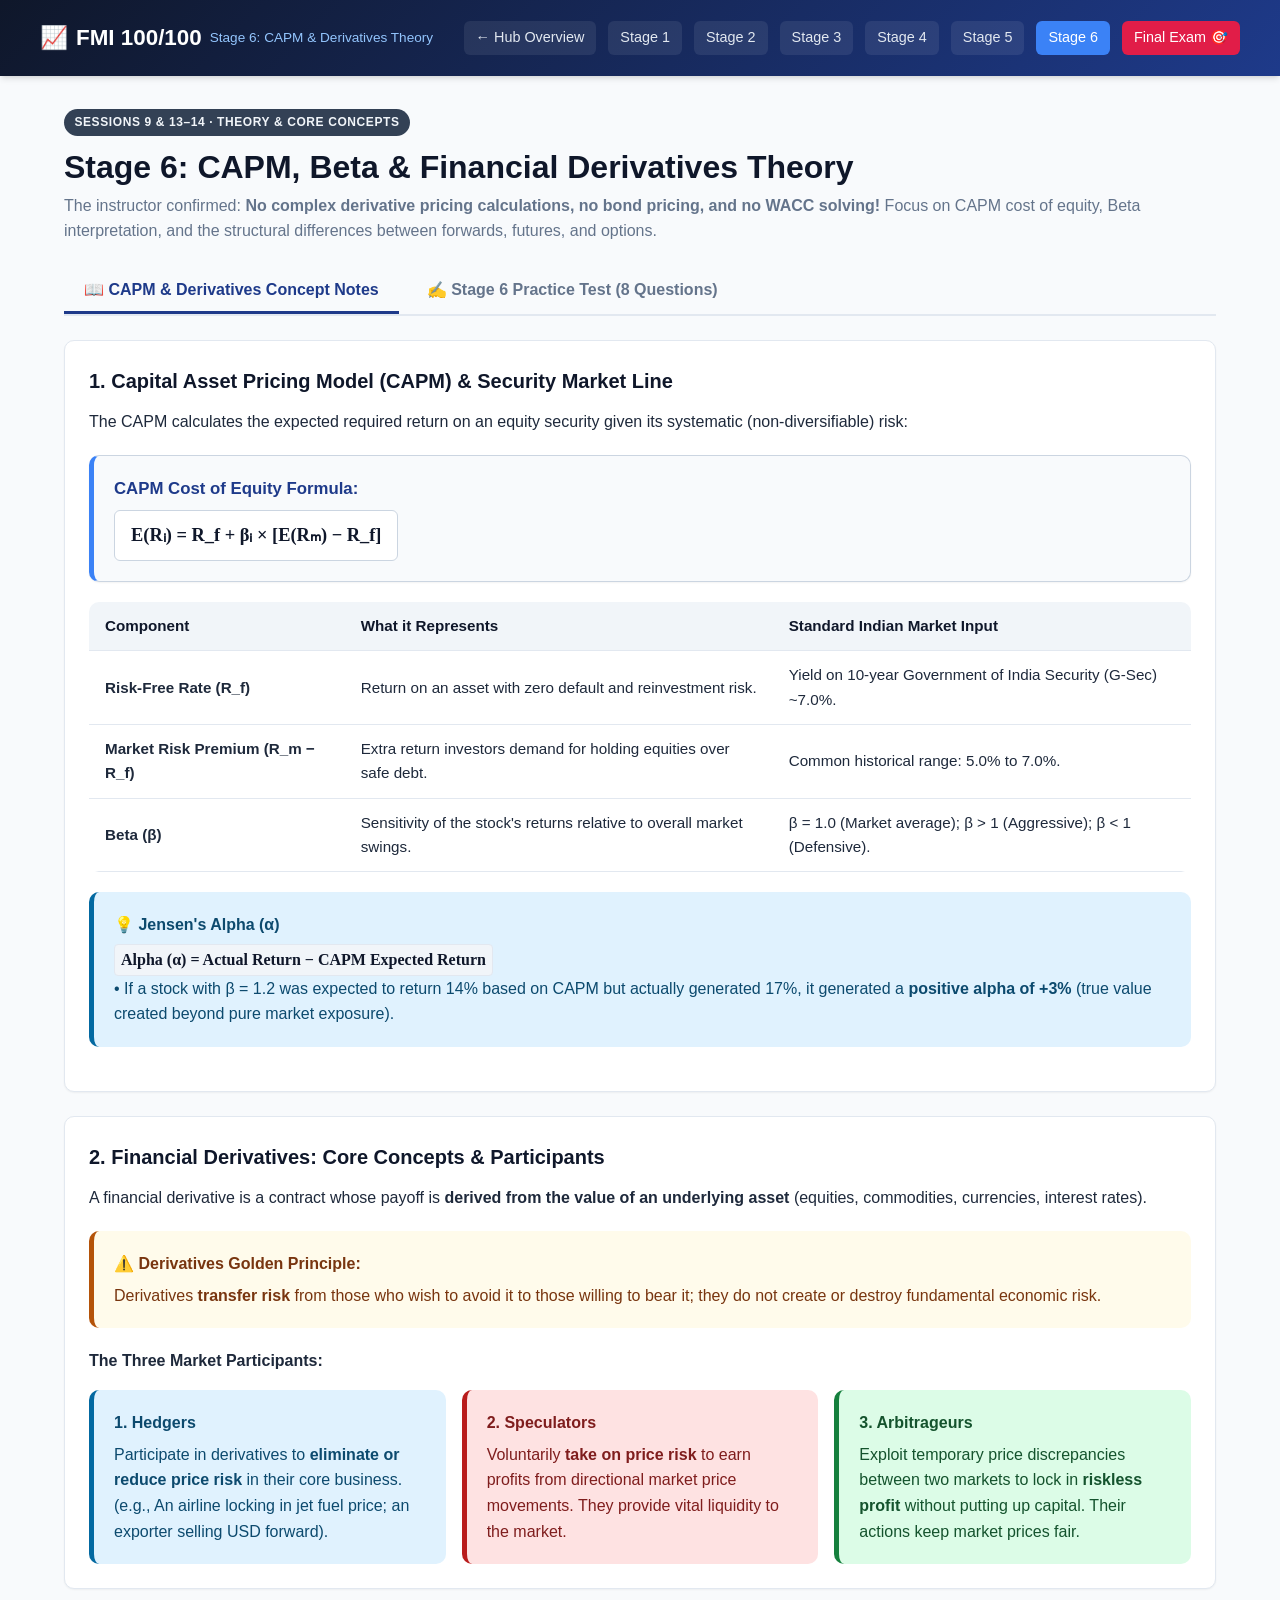
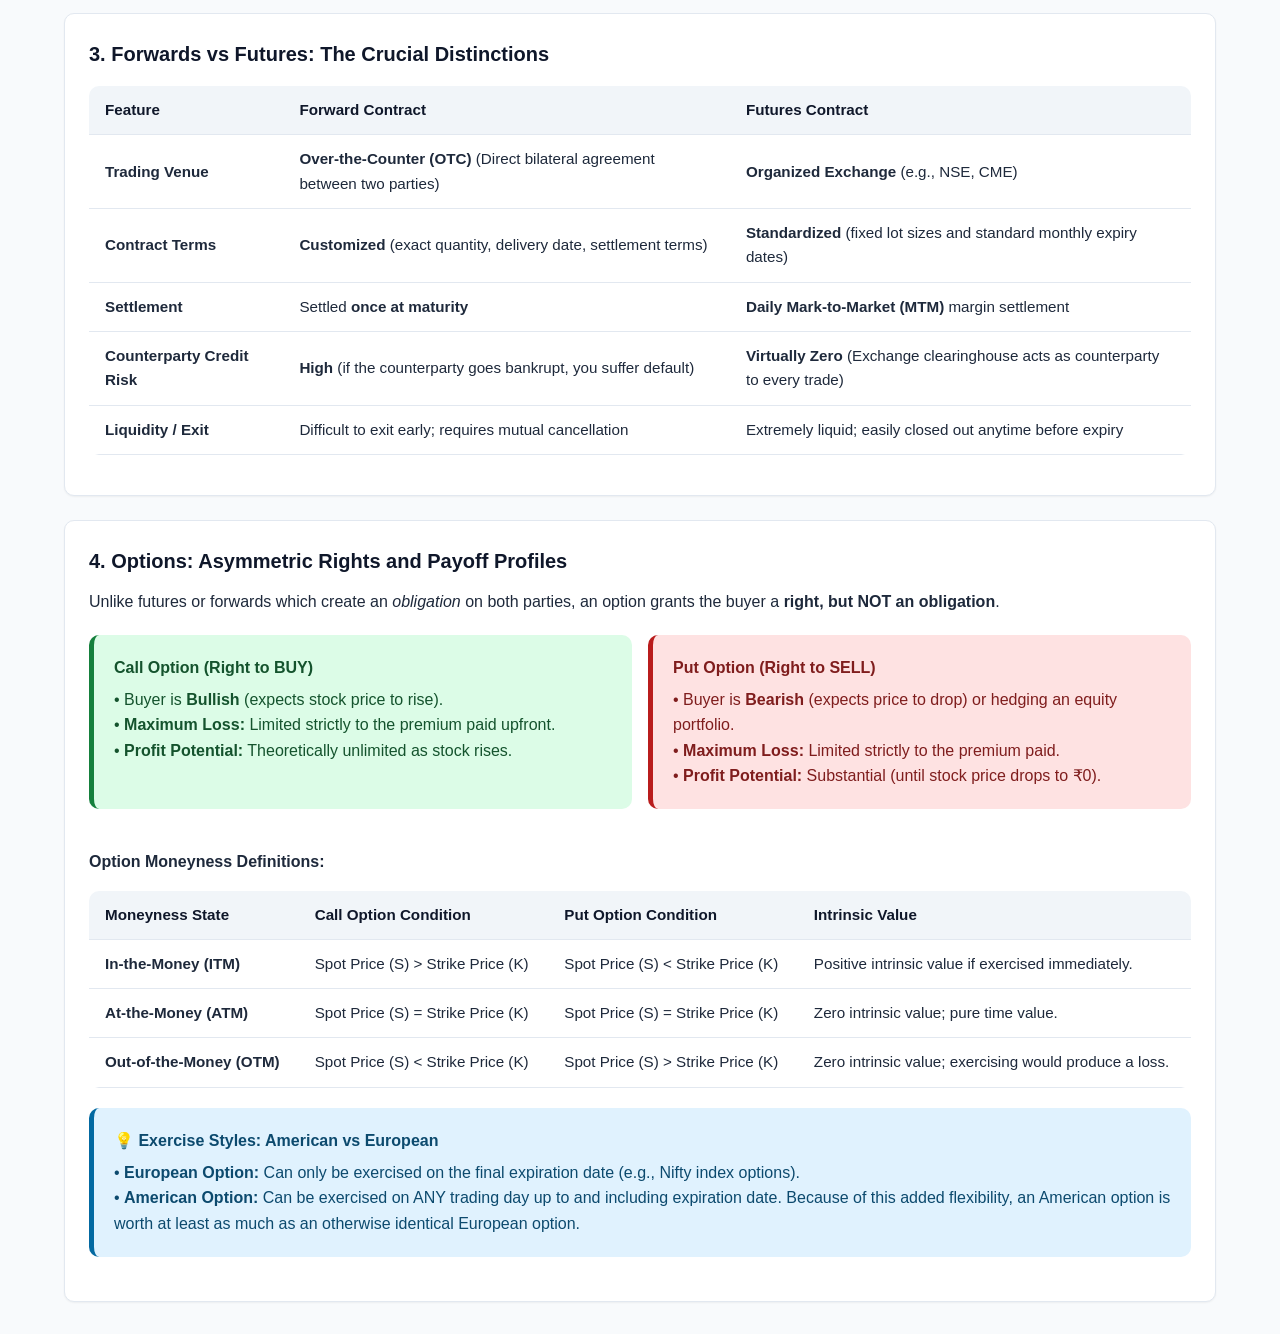
<file: stage6_capm_derivatives.html>
<!DOCTYPE html>
<html lang="en">
<head>
  <meta charset="UTF-8">
  <meta name="viewport" content="width=device-width, initial-scale=1.0">
  <title>Stage 6: CAPM & Derivatives Theory | FMI 100/100</title>
  <link rel="stylesheet" href="style.css">
</head>
<body>

  <!-- Top Navigation -->
  <header class="header-nav">
    <div class="header-inner">
      <a href="index.html" class="brand-title">
        <span>📈</span> FMI 100/100
        <span class="brand-subtitle">Stage 6: CAPM & Derivatives Theory</span>
      </a>
      <nav class="nav-links">
        <a href="index.html">← Hub Overview</a>
        <a href="stage1_accounting.html">Stage 1</a>
        <a href="stage2_ratios.html">Stage 2</a>
        <a href="stage3_cvp.html">Stage 3</a>
        <a href="stage4_tvm.html">Stage 4</a>
        <a href="stage5_capital_budgeting.html">Stage 5</a>
        <a href="stage6_capm_derivatives.html" class="active">Stage 6</a>
        <a href="stage7_final_exam.html" style="background:#e11d48; color:white;">Final Exam 🎯</a>
      </nav>
    </div>
  </header>

  <main class="container">
    
    <!-- Stage Header & Tab Navigation -->
    <div style="margin-bottom: 1.5rem;">
      <span class="badge badge-dark">Sessions 9 & 13–14 · Theory & Core Concepts</span>
      <h1 style="font-size: 2rem; color: var(--secondary); margin-top: 0.35rem;">Stage 6: CAPM, Beta & Financial Derivatives Theory</h1>
      <p style="color: var(--text-muted);">
        The instructor confirmed: <strong>No complex derivative pricing calculations, no bond pricing, and no WACC solving!</strong> Focus on CAPM cost of equity, Beta interpretation, and the structural differences between forwards, futures, and options.
      </p>
    </div>

    <!-- Tabs -->
    <div class="tabs">
      <button class="tab-btn active" onclick="switchTab('notes-tab', this)">📖 CAPM & Derivatives Concept Notes</button>
      <button class="tab-btn" onclick="switchTab('test-tab', this)">✍️ Stage 6 Practice Test (8 Questions)</button>
    </div>

    <!-- TAB 1: DETAILED INFORMATION -->
    <div id="notes-tab" class="tab-content active">

      <!-- Section 1: CAPM, Beta, and Alpha -->
      <div class="card">
        <h3 class="card-title">1. Capital Asset Pricing Model (CAPM) & Security Market Line</h3>
        <p>The CAPM calculates the expected required return on an equity security given its systematic (non-diversifiable) risk:</p>
        
        <div class="formula-box">
          <div class="formula-name">CAPM Cost of Equity Formula:</div>
          <div class="formula-code">E(Rᵢ) = R_f + βᵢ × [E(Rₘ) − R_f]</div>
        </div>

        <div class="table-responsive">
          <table class="data-table">
            <thead>
              <tr><th>Component</th><th>What it Represents</th><th>Standard Indian Market Input</th></tr>
            </thead>
            <tbody>
              <tr>
                <td><strong>Risk-Free Rate (R_f)</strong></td>
                <td>Return on an asset with zero default and reinvestment risk.</td>
                <td>Yield on 10-year Government of India Security (G-Sec) ~7.0%.</td>
              </tr>
              <tr>
                <td><strong>Market Risk Premium (R_m − R_f)</strong></td>
                <td>Extra return investors demand for holding equities over safe debt.</td>
                <td>Common historical range: 5.0% to 7.0%.</td>
              </tr>
              <tr>
                <td><strong>Beta (β)</strong></td>
                <td>Sensitivity of the stock's returns relative to overall market swings.</td>
                <td>β = 1.0 (Market average); β > 1 (Aggressive); β < 1 (Defensive).</td>
              </tr>
            </tbody>
          </table>
        </div>

        <div class="callout callout-info">
          <h4>💡 Jensen's Alpha (α)</h4>
          <p>
            <span class="math-expr">Alpha (α) = Actual Return − CAPM Expected Return</span><br>
            • If a stock with β = 1.2 was expected to return 14% based on CAPM but actually generated 17%, it generated a <strong>positive alpha of +3%</strong> (true value created beyond pure market exposure).
          </p>
        </div>
      </div>

      <!-- Section 2: Financial Derivatives Overview -->
      <div class="card">
        <h3 class="card-title">2. Financial Derivatives: Core Concepts & Participants</h3>
        <p>
          A financial derivative is a contract whose payoff is <strong>derived from the value of an underlying asset</strong> (equities, commodities, currencies, interest rates).
        </p>
        
        <div class="callout callout-warning">
          <h4>⚠️ Derivatives Golden Principle:</h4>
          <p>Derivatives <strong>transfer risk</strong> from those who wish to avoid it to those willing to bear it; they do not create or destroy fundamental economic risk.</p>
        </div>

        <h4>The Three Market Participants:</h4>
        <div style="display: grid; grid-template-columns: repeat(auto-fit, minmax(260px, 1fr)); gap: 1rem; margin-top: 1rem;">
          <div class="callout callout-info" style="margin:0;">
            <h4>1. Hedgers</h4>
            <p>Participate in derivatives to <strong>eliminate or reduce price risk</strong> in their core business. (e.g., An airline locking in jet fuel price; an exporter selling USD forward).</p>
          </div>
          <div class="callout callout-danger" style="margin:0;">
            <h4>2. Speculators</h4>
            <p>Voluntarily <strong>take on price risk</strong> to earn profits from directional market price movements. They provide vital liquidity to the market.</p>
          </div>
          <div class="callout callout-success" style="margin:0;">
            <h4>3. Arbitrageurs</h4>
            <p>Exploit temporary price discrepancies between two markets to lock in <strong>riskless profit</strong> without putting up capital. Their actions keep market prices fair.</p>
          </div>
        </div>
      </div>

      <!-- Section 3: Forwards vs Futures Comparison -->
      <div class="card">
        <h3 class="card-title">3. Forwards vs Futures: The Crucial Distinctions</h3>
        
        <div class="table-responsive">
          <table class="data-table">
            <thead>
              <tr><th>Feature</th><th>Forward Contract</th><th>Futures Contract</th></tr>
            </thead>
            <tbody>
              <tr>
                <td><strong>Trading Venue</strong></td>
                <td><strong>Over-the-Counter (OTC)</strong> (Direct bilateral agreement between two parties)</td>
                <td><strong>Organized Exchange</strong> (e.g., NSE, CME)</td>
              </tr>
              <tr>
                <td><strong>Contract Terms</strong></td>
                <td><strong>Customized</strong> (exact quantity, delivery date, settlement terms)</td>
                <td><strong>Standardized</strong> (fixed lot sizes and standard monthly expiry dates)</td>
              </tr>
              <tr>
                <td><strong>Settlement</strong></td>
                <td>Settled <strong>once at maturity</strong></td>
                <td><strong>Daily Mark-to-Market (MTM)</strong> margin settlement</td>
              </tr>
              <tr>
                <td><strong>Counterparty Credit Risk</strong></td>
                <td><strong>High</strong> (if the counterparty goes bankrupt, you suffer default)</td>
                <td><strong>Virtually Zero</strong> (Exchange clearinghouse acts as counterparty to every trade)</td>
              </tr>
              <tr>
                <td><strong>Liquidity / Exit</strong></td>
                <td>Difficult to exit early; requires mutual cancellation</td>
                <td>Extremely liquid; easily closed out anytime before expiry</td>
              </tr>
            </tbody>
          </table>
        </div>
      </div>

      <!-- Section 4: Options - Calls, Puts & Moneyness -->
      <div class="card">
        <h3 class="card-title">4. Options: Asymmetric Rights and Payoff Profiles</h3>
        <p>Unlike futures or forwards which create an <em>obligation</em> on both parties, an option grants the buyer a <strong>right, but NOT an obligation</strong>.</p>

        <div style="display: grid; grid-template-columns: 1fr 1fr; gap: 1rem; margin-bottom: 1.25rem;">
          <div class="callout callout-success">
            <h4>Call Option (Right to BUY)</h4>
            <p>• Buyer is <strong>Bullish</strong> (expects stock price to rise).</p>
            <p>• <strong>Maximum Loss:</strong> Limited strictly to the premium paid upfront.</p>
            <p>• <strong>Profit Potential:</strong> Theoretically unlimited as stock rises.</p>
          </div>
          <div class="callout callout-danger">
            <h4>Put Option (Right to SELL)</h4>
            <p>• Buyer is <strong>Bearish</strong> (expects price to drop) or hedging an equity portfolio.</p>
            <p>• <strong>Maximum Loss:</strong> Limited strictly to the premium paid.</p>
            <p>• <strong>Profit Potential:</strong> Substantial (until stock price drops to ₹0).</p>
          </div>
        </div>

        <h4>Option Moneyness Definitions:</h4>
        <div class="table-responsive">
          <table class="data-table">
            <thead>
              <tr><th>Moneyness State</th><th>Call Option Condition</th><th>Put Option Condition</th><th>Intrinsic Value</th></tr>
            </thead>
            <tbody>
              <tr>
                <td><strong>In-the-Money (ITM)</strong></td>
                <td>Spot Price (S) > Strike Price (K)</td>
                <td>Spot Price (S) < Strike Price (K)</td>
                <td>Positive intrinsic value if exercised immediately.</td>
              </tr>
              <tr>
                <td><strong>At-the-Money (ATM)</strong></td>
                <td>Spot Price (S) = Strike Price (K)</td>
                <td>Spot Price (S) = Strike Price (K)</td>
                <td>Zero intrinsic value; pure time value.</td>
              </tr>
              <tr>
                <td><strong>Out-of-the-Money (OTM)</strong></td>
                <td>Spot Price (S) < Strike Price (K)</td>
                <td>Spot Price (S) > Strike Price (K)</td>
                <td>Zero intrinsic value; exercising would produce a loss.</td>
              </tr>
            </tbody>
          </table>
        </div>

        <div class="callout callout-info">
          <h4>💡 Exercise Styles: American vs European</h4>
          <p>• <strong>European Option:</strong> Can only be exercised on the final expiration date (e.g., Nifty index options).</p>
          <p>• <strong>American Option:</strong> Can be exercised on ANY trading day up to and including expiration date. Because of this added flexibility, an American option is worth at least as much as an otherwise identical European option.</p>
        </div>
      </div>

    </div>

    <!-- TAB 2: INTERACTIVE PRACTICE TEST -->
    <div id="test-tab" class="tab-content">
      
      <!-- Test Header Panel -->
      <div class="card" style="display:flex; justify-content:space-between; align-items:center; flex-wrap:wrap; gap:1rem;">
        <div>
          <h2 style="color:var(--secondary); margin-bottom:0.25rem;">Stage 6 Diagnostic Test: 8 MCQs</h2>
          <p style="color:var(--text-muted); font-size:0.95rem;">
            Test your CAPM formulas and derivatives theoretical features. Target: <strong>At least 7/8 (88%) to clear this stage</strong>.
          </p>
        </div>
        <div>
          <button class="btn btn-outline" onclick="resetStage6Quiz()">🔄 Reset Test</button>
        </div>
      </div>

      <!-- Live Score Banner -->
      <div id="stage6-result-banner" class="score-banner" style="display:none; text-align:center;">
        <div id="stage6-score-display" class="score-number">0 / 8</div>
        <h3 id="stage6-verdict-title" style="margin-top:0.5rem;">Score Review</h3>
        <p id="stage6-verdict-text" style="color:#cbd5e1;"></p>
        <div style="margin-top:1.5rem;">
          <a href="stage7_final_exam.html" id="stage6-next-btn" class="btn btn-success" style="display:none; font-size:1.05rem;">Take Full 40-Question Final Exam Simulator 🎯</a>
        </div>
      </div>

      <!-- Quiz Form Container -->
      <form id="stage6-quiz-form" onsubmit="event.preventDefault(); evaluateStage6Quiz();">
        
        <!-- Question 1 -->
        <div class="question-card" id="dq1-card">
          <div class="question-header">
            <span class="badge badge-dark">Question 1 · CAPM Calculation</span>
            <span style="font-size:0.85rem; color:#64748b;">1 Mark</span>
          </div>
          <div class="question-text">
            According to the Capital Asset Pricing Model (CAPM), if the 10-year Government bond yield is 7%, the expected market return is 13%, and a company's stock has a Beta (β) of 1.2, what is the required cost of equity?
          </div>
          <div class="options-list">
            <label class="option-item" onclick="selectOption('dq1', 0)">
              <input type="radio" name="dq1" value="0" class="option-radio"> A) 13.0%
            </label>
            <label class="option-item" onclick="selectOption('dq1', 1)">
              <input type="radio" name="dq1" value="1" class="option-radio"> B) 14.2%
            </label>
            <label class="option-item" onclick="selectOption('dq1', 2)">
              <input type="radio" name="dq1" value="2" class="option-radio"> C) 15.6%
            </label>
            <label class="option-item" onclick="selectOption('dq1', 3)">
              <input type="radio" name="dq1" value="3" class="option-radio"> D) 12.6%
            </label>
          </div>
          <div class="scratchpad-container">
            <small style="color:var(--text-muted);">Scratchpad / Rough Math:</small>
            <textarea class="scratchpad-area" placeholder="Type your rough math here..."></textarea>
          </div>
          <div class="explanation-box" id="dq1-explanation">
            <strong>Correct Answer: B (14.2%)</strong><br>
            Market Risk Premium = R_m − R_f = 13% − 7% = 6%.<br>
            Cost of Equity = R_f + β × (R_m − R_f) = 7% + 1.2 × 6% = 7% + 7.2% = <span class="math-expr"><strong>14.2%</strong></span>.
          </div>
        </div>

        <!-- Question 2 -->
        <div class="question-card" id="dq2-card">
          <div class="question-header">
            <span class="badge badge-dark">Question 2 · Beta Interpretation</span>
            <span style="font-size:0.85rem; color:#64748b;">1 Mark</span>
          </div>
          <div class="question-text">
            An FMCG company producing household essentials (soap, toothpaste) typically exhibits a Beta of around 0.6. What does this indicate to an investor?
          </div>
          <div class="options-list">
            <label class="option-item" onclick="selectOption('dq2', 0)">
              <input type="radio" name="dq2" value="0" class="option-radio"> A) The stock is defensive and tends to experience smaller price swings than the overall market during market cycles.
            </label>
            <label class="option-item" onclick="selectOption('dq2', 1)">
              <input type="radio" name="dq2" value="1" class="option-radio"> B) The stock is high-risk and will drop by 40% when the market drops by 10%.
            </label>
            <label class="option-item" onclick="selectOption('dq2', 2)">
              <input type="radio" name="dq2" value="2" class="option-radio"> C) The stock carries zero systematic market risk.
            </label>
            <label class="option-item" onclick="selectOption('dq2', 3)">
              <input type="radio" name="dq2" value="3" class="option-radio"> D) The company has zero debt.
            </label>
          </div>
          <div class="explanation-box" id="dq2-explanation">
            <strong>Correct Answer: A</strong><br>
            <em>Explanation:</em> A beta below 1.0 indicates a defensive stock whose business revenues and earnings are relatively insulated from macroeconomic swings. If the broad market rises or falls by 10%, a stock with β = 0.6 is expected to move by only ~6%.
          </div>
        </div>

        <!-- Question 3 -->
        <div class="question-card" id="dq3-card">
          <div class="question-header">
            <span class="badge badge-dark">Question 3 · Derivatives Role</span>
            <span style="font-size:0.85rem; color:#64748b;">1 Mark</span>
          </div>
          <div class="question-text">
            Which statement best summarizes the fundamental macroeconomic function of financial derivatives?
          </div>
          <div class="options-list">
            <label class="option-item" onclick="selectOption('dq3', 0)">
              <input type="radio" name="dq3" value="0" class="option-radio"> A) They create wealth out of nothing and permanently eliminate business risks.
            </label>
            <label class="option-item" onclick="selectOption('dq3', 1)">
              <input type="radio" name="dq3" value="1" class="option-radio"> B) They reallocate and transfer existing price risks between hedgers and speculators without creating or destroying risk.
            </label>
            <label class="option-item" onclick="selectOption('dq3', 2)">
              <input type="radio" name="dq3" value="2" class="option-radio"> C) They guarantee guaranteed profit returns for all corporate users.
            </label>
            <label class="option-item" onclick="selectOption('dq3', 3)">
              <input type="radio" name="dq3" value="3" class="option-radio"> D) They eliminate the need for financial accounting statements.
            </label>
          </div>
          <div class="explanation-box" id="dq3-explanation">
            <strong>Correct Answer: B</strong><br>
            <em>Slide 37 exact note:</em> "Derivatives transfer risk; they do not create or destroy it." They allow risk-averse firms (hedgers) to shed price volatility to risk-seeking investors (speculators).
          </div>
        </div>

        <!-- Question 4 -->
        <div class="question-card" id="dq4-card">
          <div class="question-header">
            <span class="badge badge-dark">Question 4 · Forwards vs Futures</span>
            <span style="font-size:0.85rem; color:#64748b;">1 Mark</span>
          </div>
          <div class="question-text">
            Why do exchange-traded Futures contracts carry virtually zero counterparty default risk compared to over-the-counter (OTC) Forward contracts?
          </div>
          <div class="options-list">
            <label class="option-item" onclick="selectOption('dq4', 0)">
              <input type="radio" name="dq4" value="0" class="option-radio"> A) Because futures prices never fluctuate.
            </label>
            <label class="option-item" onclick="selectOption('dq4', 1)">
              <input type="radio" name="dq4" value="1" class="option-radio"> B) Because the exchange clearinghouse interposes itself as buyer to every seller and seller to every buyer, enforcing daily mark-to-market margin payments.
            </label>
            <label class="option-item" onclick="selectOption('dq4', 2)">
              <input type="radio" name="dq4" value="2" class="option-radio"> C) Because futures contracts are backed by government guarantees.
            </label>
            <label class="option-item" onclick="selectOption('dq4', 3)">
              <input type="radio" name="dq4" value="3" class="option-radio"> D) Because futures contracts can never be settled in cash.
            </label>
          </div>
          <div class="explanation-box" id="dq4-explanation">
            <strong>Correct Answer: B</strong><br>
            <em>Explanation:</em> The exchange clearinghouse acts as the central counterparty for all market participants. By demanding initial margin and settling gains and losses daily via mark-to-market (MTM), credit risk is mitigated and counterparty default is prevented.
          </div>
        </div>

        <!-- Question 5 -->
        <div class="question-card" id="dq5-card">
          <div class="question-header">
            <span class="badge badge-dark">Question 5 · Options Payoff Asymmetry</span>
            <span style="font-size:0.85rem; color:#64748b;">1 Mark</span>
          </div>
          <div class="question-text">
            An investor buys a Call Option on a stock with a strike price of ₹1,000 for a premium of ₹50. If at expiration the stock price crashes to ₹700, what is the buyer's net profit or loss?
          </div>
          <div class="options-list">
            <label class="option-item" onclick="selectOption('dq5', 0)">
              <input type="radio" name="dq5" value="0" class="option-radio"> A) Net Loss of ₹300 per share.
            </label>
            <label class="option-item" onclick="selectOption('dq5', 1)">
              <input type="radio" name="dq5" value="1" class="option-radio"> B) Net Loss of ₹50 per share (limited to the premium paid).
            </label>
            <label class="option-item" onclick="selectOption('dq5', 2)">
              <input type="radio" name="dq5" value="2" class="option-radio"> C) Net Loss of ₹350 per share.
            </label>
            <label class="option-item" onclick="selectOption('dq5', 3)">
              <input type="radio" name="dq5" value="3" class="option-radio"> D) Zero profit, zero loss.
            </label>
          </div>
          <div class="scratchpad-container">
            <small style="color:var(--text-muted);">Scratchpad / Rough Math:</small>
            <textarea class="scratchpad-area" placeholder="Type your rough math here..."></textarea>
          </div>
          <div class="explanation-box" id="dq5-explanation">
            <strong>Correct Answer: B (Loss of ₹50)</strong><br>
            <em>Explanation:</em> An option gives the buyer the <strong>right, not the obligation</strong> to buy. Since the spot price is ₹700, buying at the strike of ₹1,000 makes no sense, so the buyer allows the option to expire worthless. The buyer's maximum possible loss is strictly capped at the upfront premium paid: <span class="math-expr">₹50</span>!
          </div>
        </div>

        <!-- Question 6 -->
        <div class="question-card" id="dq6-card">
          <div class="question-header">
            <span class="badge badge-dark">Question 6 · Option Moneyness</span>
            <span style="font-size:0.85rem; color:#64748b;">1 Mark</span>
          </div>
          <div class="question-text">
            A trader holds a Put Option with a strike price of ₹500. The current underlying spot market price of the stock is ₹420. What is the moneyness status of this option?
          </div>
          <div class="options-list">
            <label class="option-item" onclick="selectOption('dq6', 0)">
              <input type="radio" name="dq6" value="0" class="option-radio"> A) In-the-Money (ITM)
            </label>
            <label class="option-item" onclick="selectOption('dq6', 1)">
              <input type="radio" name="dq6" value="1" class="option-radio"> B) Out-of-the-Money (OTM)
            </label>
            <label class="option-item" onclick="selectOption('dq6', 2)">
              <input type="radio" name="dq6" value="2" class="option-radio"> C) At-the-Money (ATM)
            </label>
            <label class="option-item" onclick="selectOption('dq6', 3)">
              <input type="radio" name="dq6" value="3" class="option-radio"> D) Breakeven
            </label>
          </div>
          <div class="explanation-box" id="dq6-explanation">
            <strong>Correct Answer: A (In-the-Money)</strong><br>
            <em>Explanation:</em> A Put option is the right to SELL. If the market price is ₹420, having the contractual right to sell at ₹500 has immediate positive intrinsic value of <span class="math-expr">₹500 − ₹420 = ₹80</span>. Therefore, the put option is <strong>In-the-Money (ITM)</strong>.
          </div>
        </div>

        <!-- Question 7 -->
        <div class="question-card" id="dq7-card">
          <div class="question-header">
            <span class="badge badge-dark">Question 7 · Portfolio Insurance</span>
            <span style="font-size:0.85rem; color:#64748b;">1 Mark</span>
          </div>
          <div class="question-text">
            An institutional mutual fund owns 1,00,000 shares of an IT company currently trading at ₹1,500. The fund manager wants to protect the portfolio against a potential market crash without selling the shares. What derivative position achieves this goal?
          </div>
          <div class="options-list">
            <label class="option-item" onclick="selectOption('dq7', 0)">
              <input type="radio" name="dq7" value="0" class="option-radio"> A) Buy Call options on the stock.
            </label>
            <label class="option-item" onclick="selectOption('dq7', 1)">
              <input type="radio" name="dq7" value="1" class="option-radio"> B) Buy Put options on the stock (Protective Put).
            </label>
            <label class="option-item" onclick="selectOption('dq7', 2)">
              <input type="radio" name="dq7" value="2" class="option-radio"> C) Write (sell) uncovered Call options.
            </label>
            <label class="option-item" onclick="selectOption('dq7', 3)">
              <input type="radio" name="dq7" value="3" class="option-radio"> D) Enter an interest rate swap.
            </label>
          </div>
          <div class="explanation-box" id="dq7-explanation">
            <strong>Correct Answer: B (Buy Put options)</strong><br>
            <em>Slide 40 case:</em> Buying Put options establishes a price floor (portfolio insurance). If the stock price plummets, the gain on the put option offsets the loss on the stock, while retaining full upside if the stock continues to climb.
          </div>
        </div>

        <!-- Question 8 -->
        <div class="question-card" id="dq8-card">
          <div class="question-header">
            <span class="badge badge-dark">Question 8 · Option Styles</span>
            <span style="font-size:0.85rem; color:#64748b;">1 Mark</span>
          </div>
          <div class="question-text">
            What is the distinguishing difference between an American-style option and a European-style option?
          </div>
          <div class="options-list">
            <label class="option-item" onclick="selectOption('dq8', 0)">
              <input type="radio" name="dq8" value="0" class="option-radio"> A) American options can only be traded in the United States.
            </label>
            <label class="option-item" onclick="selectOption('dq8', 1)">
              <input type="radio" name="dq8" value="1" class="option-radio"> B) An American option can be exercised on any business day up to and including the expiration date, whereas a European option can only be exercised on the final expiration date.
            </label>
            <label class="option-item" onclick="selectOption('dq8', 2)">
              <input type="radio" name="dq8" value="2" class="option-radio"> C) European options do not require payment of an upfront premium.
            </label>
            <label class="option-item" onclick="selectOption('dq8', 3)">
              <input type="radio" name="dq8" value="3" class="option-radio"> D) American options are always cheaper than European options.
            </label>
          </div>
          <div class="explanation-box" id="dq8-explanation">
            <strong>Correct Answer: B</strong><br>
            <em>Explanation:</em> The terms American and European describe the exercise timing rules: American options offer early exercise flexibility at any point prior to expiration, whereas European options can only be exercised on the expiry date itself.
          </div>
        </div>

        <!-- Submit Button -->
        <div style="text-align: center; margin: 2rem 0;">
          <button type="submit" class="btn btn-primary" style="padding: 0.85rem 2.5rem; font-size: 1.15rem;">
            Submit Stage 6 Test & Review Answers 🎯
          </button>
        </div>

      </form>
    </div>

  </main>

  <script>
    function switchTab(tabId, btn) {
      document.querySelectorAll('.tab-content').forEach(t => t.classList.remove('active'));
      document.querySelectorAll('.tab-btn').forEach(b => b.classList.remove('active'));
      document.getElementById(tabId).classList.add('active');
      btn.classList.add('active');
    }

    function selectOption(qName, optIdx) {
      const card = document.getElementById(qName + '-card');
      const items = card.querySelectorAll('.option-item');
      items.forEach(it => it.classList.remove('selected'));
      items[optIdx].classList.add('selected');
      items[optIdx].querySelector('input').checked = true;
    }

    const correctAnswers = {
      dq1: 1, // B
      dq2: 0, // A
      dq3: 1, // B
      dq4: 1, // B
      dq5: 1, // B
      dq6: 0, // A
      dq7: 1, // B
      dq8: 1  // B
    };

    function evaluateStage6Quiz() {
      let score = 0;
      let total = 8;

      for (let q in correctAnswers) {
        const selected = document.querySelector('input[name="' + q + '"]:checked');
        const card = document.getElementById(q + '-card');
        const expBox = document.getElementById(q + '-explanation');
        const options = card.querySelectorAll('.option-item');

        expBox.style.display = 'block';

        if (selected) {
          const val = parseInt(selected.value);
          if (val === correctAnswers[q]) {
            score++;
            options[val].classList.add('correct');
          } else {
            options[val].classList.add('incorrect');
            options[correctAnswers[q]].classList.add('correct');
          }
        } else {
          options[correctAnswers[q]].classList.add('correct');
        }
      }

      const banner = document.getElementById('stage6-result-banner');
      const scoreDisp = document.getElementById('stage6-score-display');
      const title = document.getElementById('stage6-verdict-title');
      const text = document.getElementById('stage6-verdict-text');
      const nextBtn = document.getElementById('stage6-next-btn');

      banner.style.display = 'block';
      scoreDisp.innerText = score + ' / ' + total;

      let pct = (score / total) * 100;
      if (pct >= 85) {
        title.innerHTML = '🎉 Stage 6 Cleared! All Preparatory Stages Complete!';
        text.innerText = 'You scored ' + score + '/8 (' + Math.round(pct) + '%). You have mastered the CAPM calculations and all derivative theory questions!';
        banner.style.background = 'linear-gradient(135deg, #15803d, #14532d)';
        nextBtn.style.display = 'inline-flex';
        localStorage.setItem('fmi_stage_6_cleared', 'true');
      } else {
        title.innerHTML = '⚠️ Review Recommended (Target: 7/8)';
        text.innerText = 'You scored ' + score + '/8 (' + Math.round(pct) + '%). Review the options moneyness and forward vs future features above, then retry.';
        banner.style.background = 'linear-gradient(135deg, #b45309, #78350f)';
        nextBtn.style.display = 'none';
      }

      window.scrollTo({ top: banner.offsetTop - 80, behavior: 'smooth' });
    }

    function resetStage6Quiz() {
      document.getElementById('stage6-quiz-form').reset();
      document.querySelectorAll('.option-item').forEach(el => {
        el.classList.remove('selected', 'correct', 'incorrect');
      });
      document.querySelectorAll('.explanation-box').forEach(el => {
        el.style.display = 'none';
      });
      document.getElementById('stage6-result-banner').style.display = 'none';
    }
  </script>
</body>
</html>
</file>
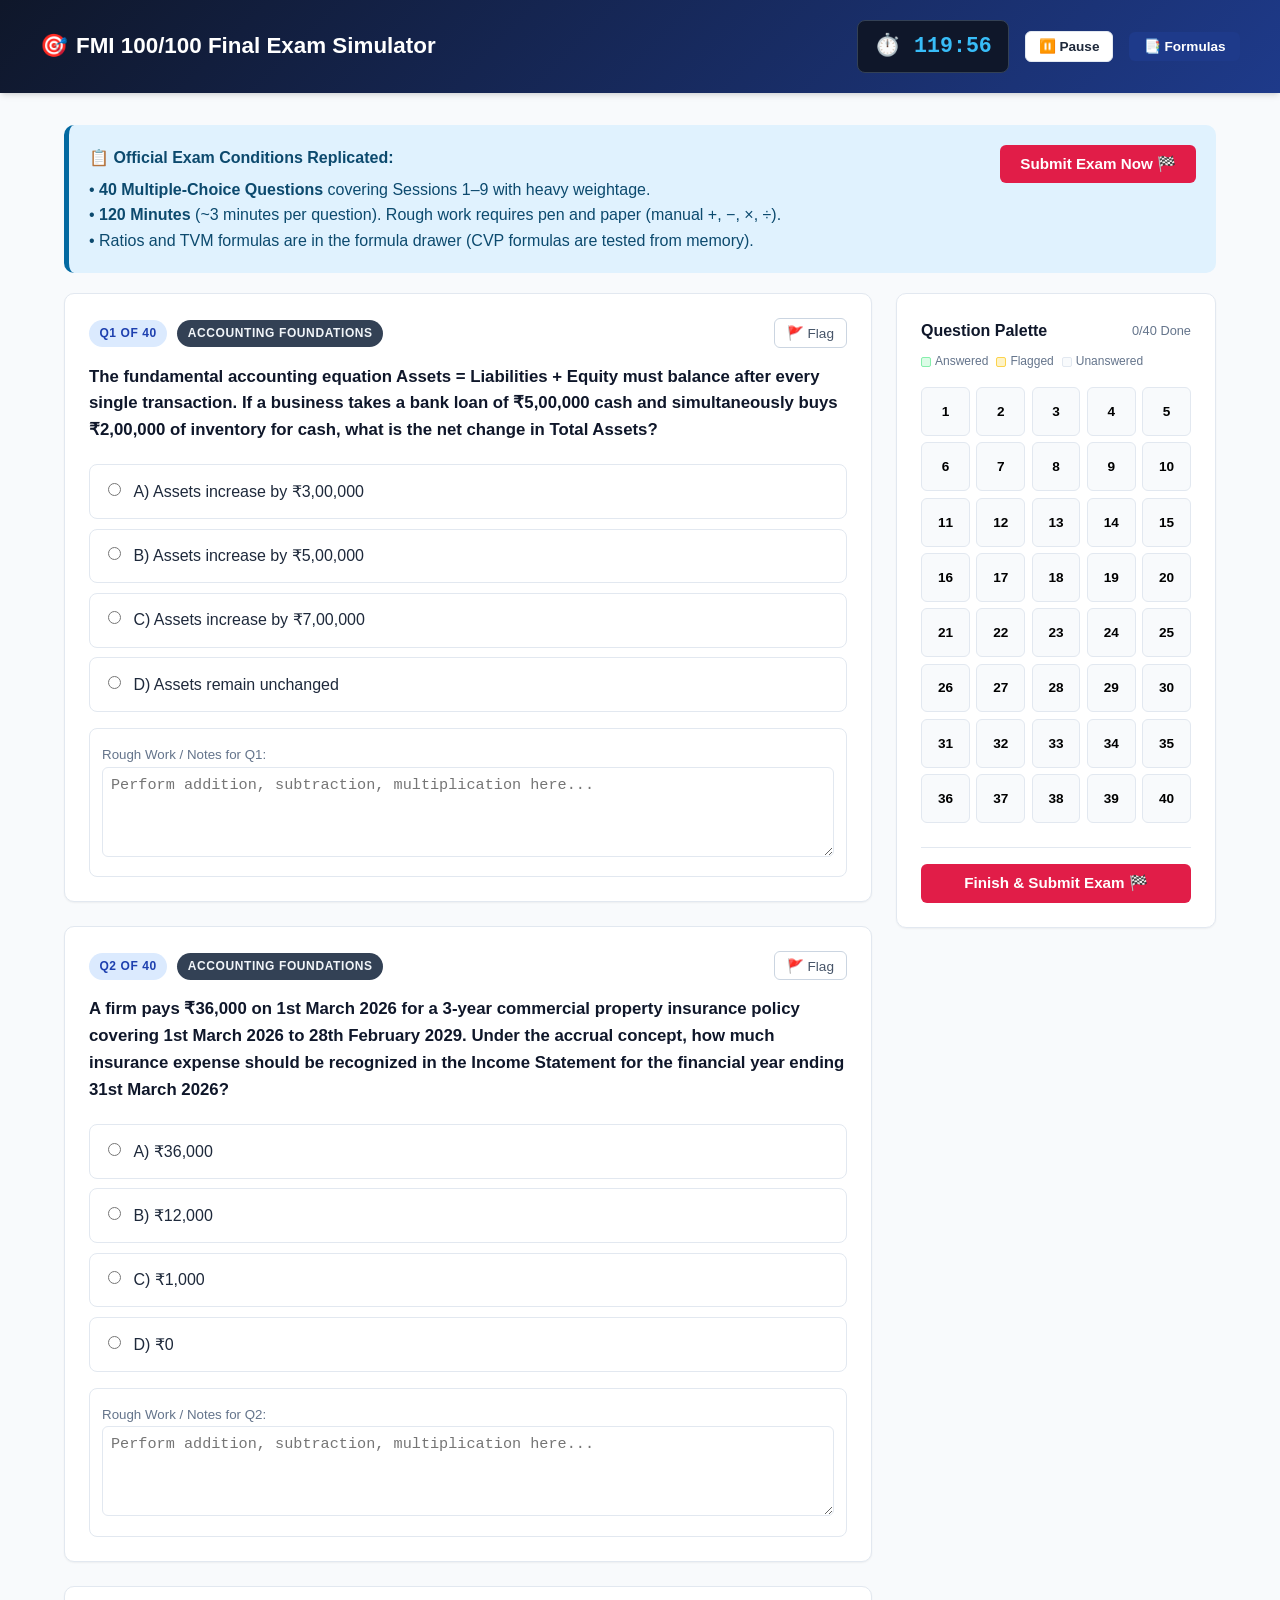
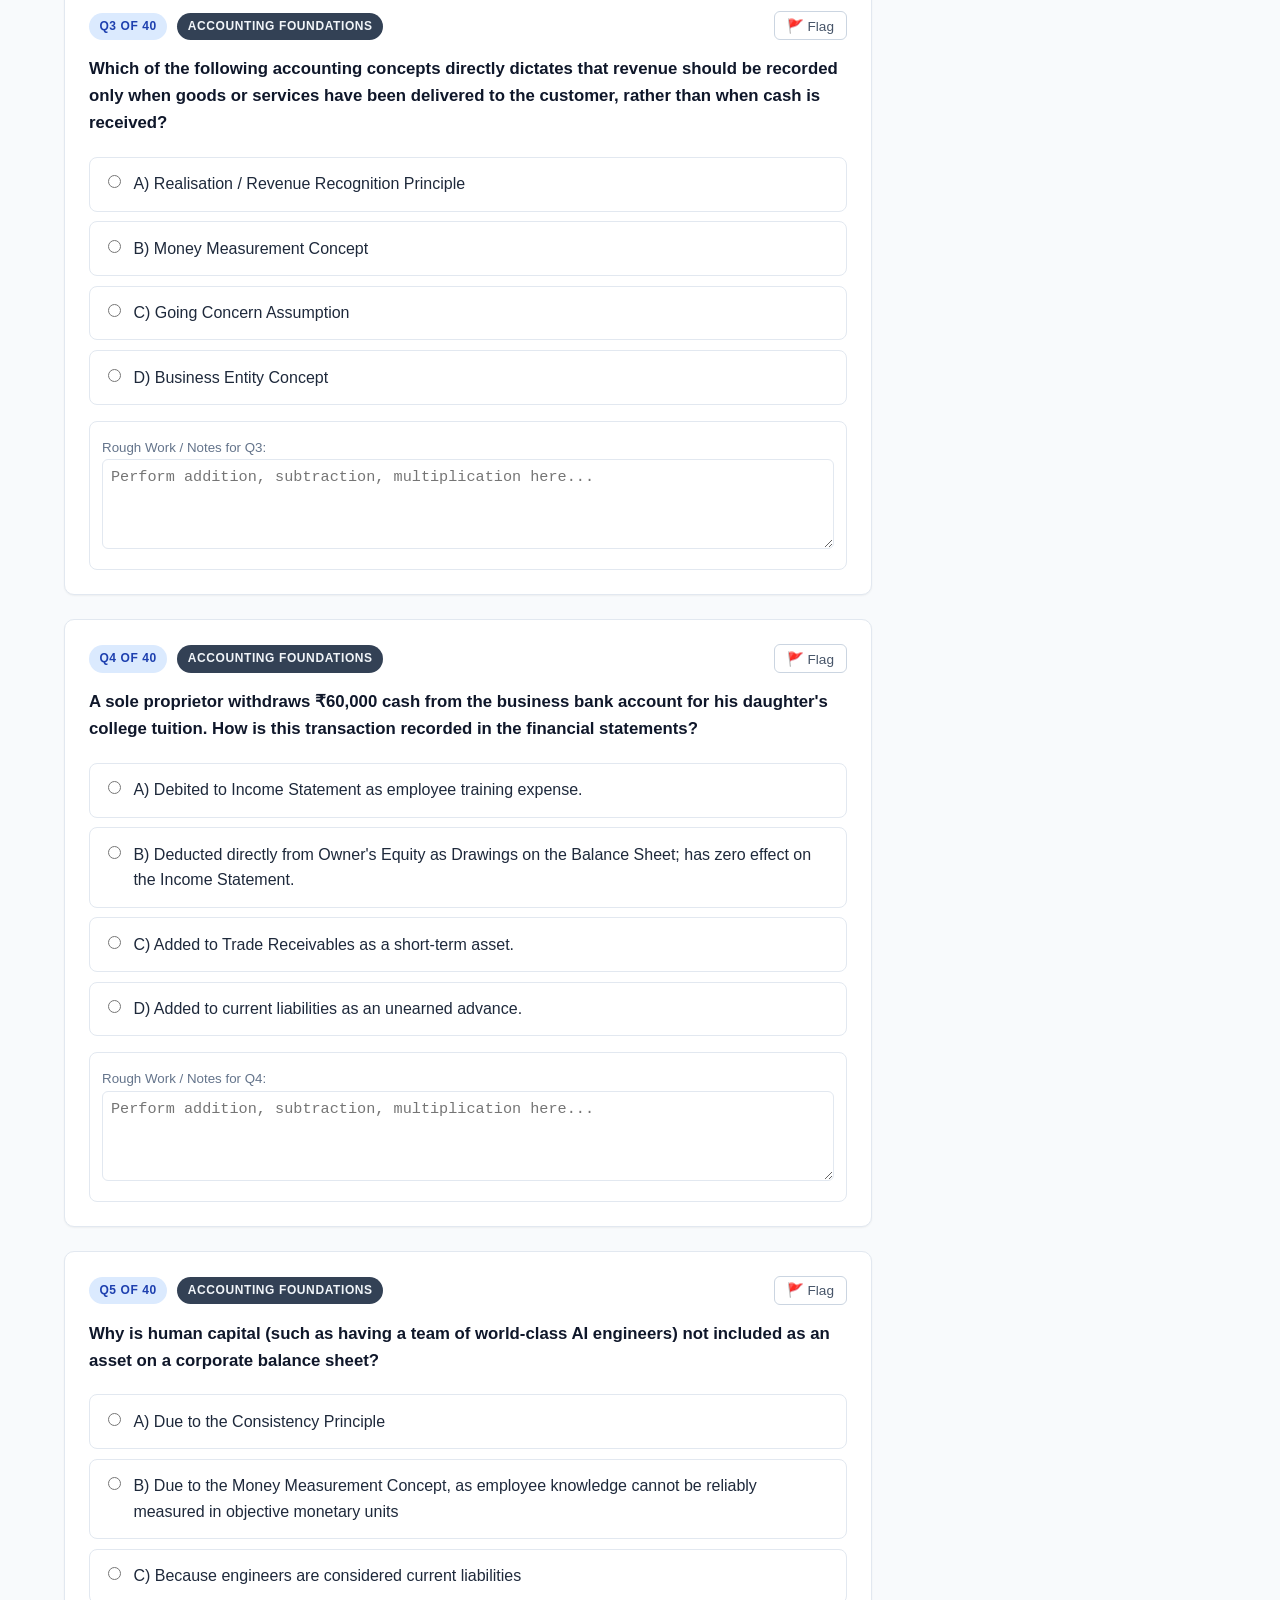
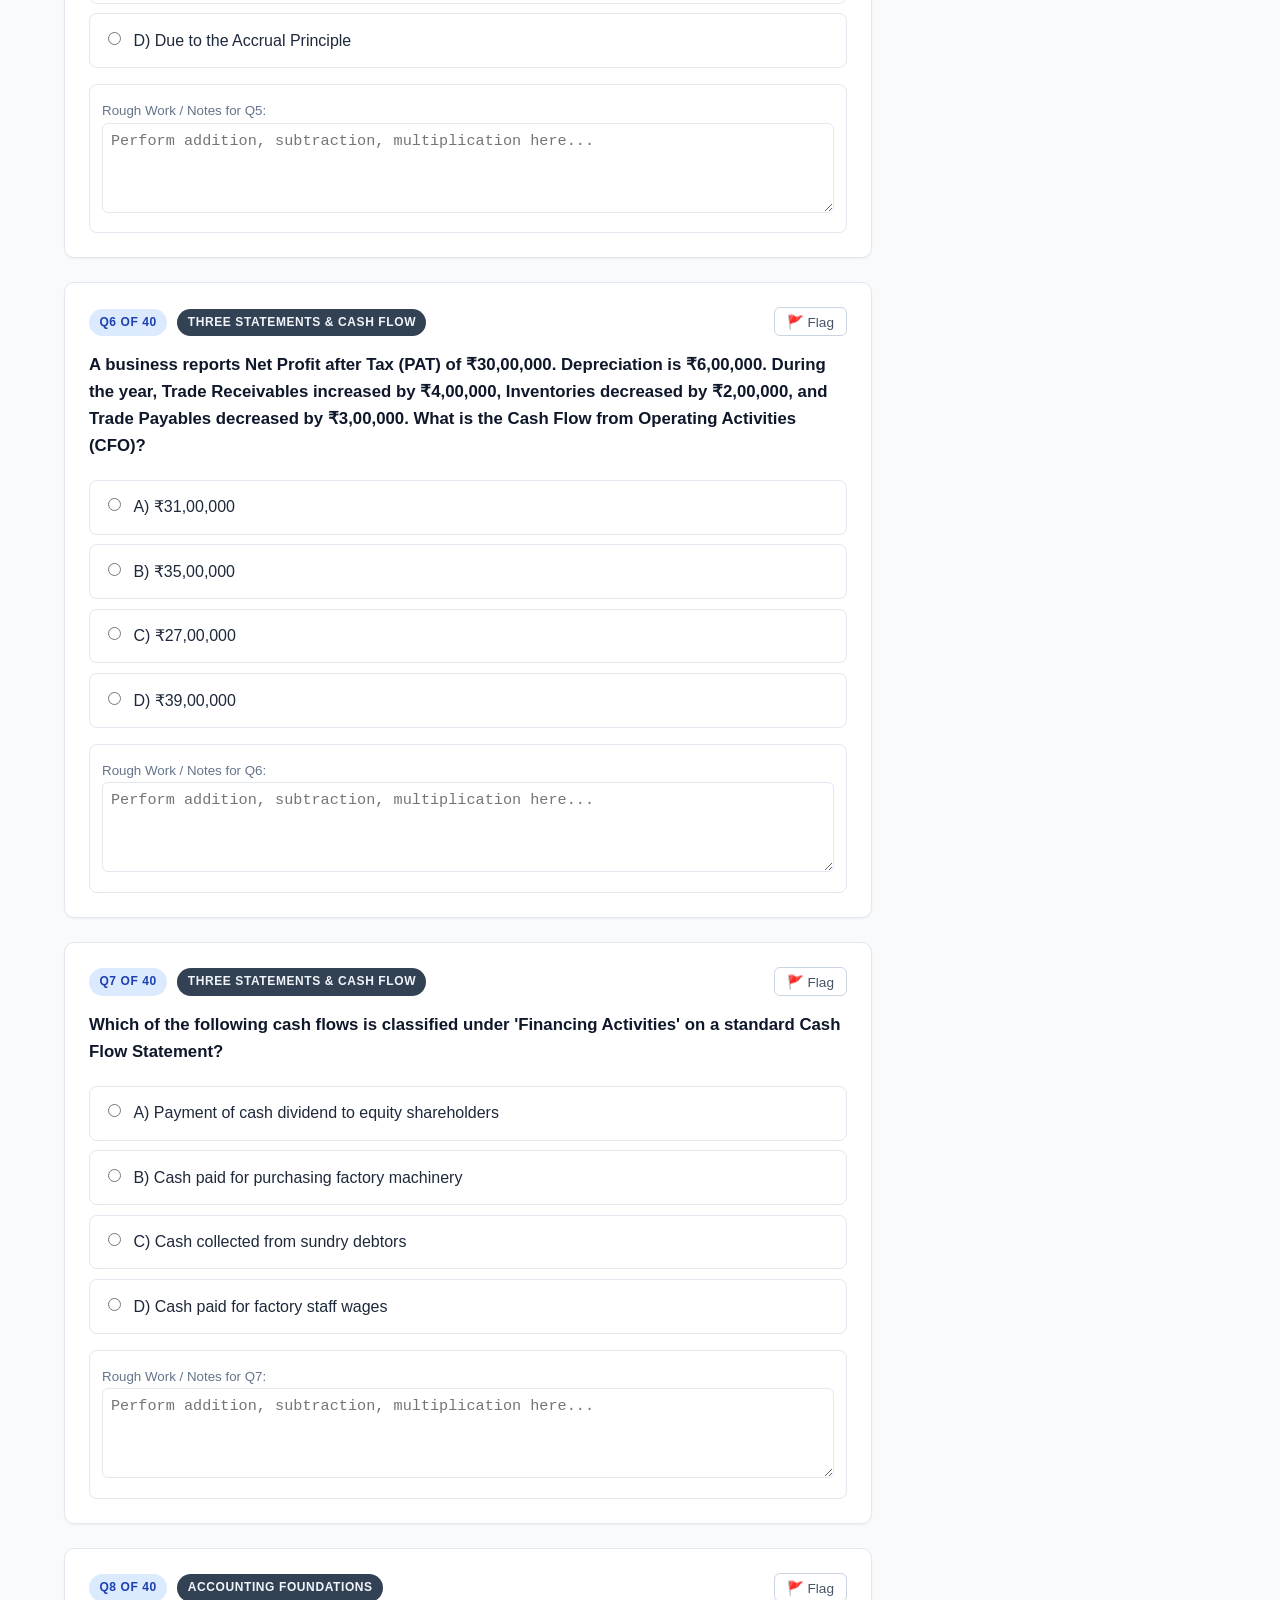
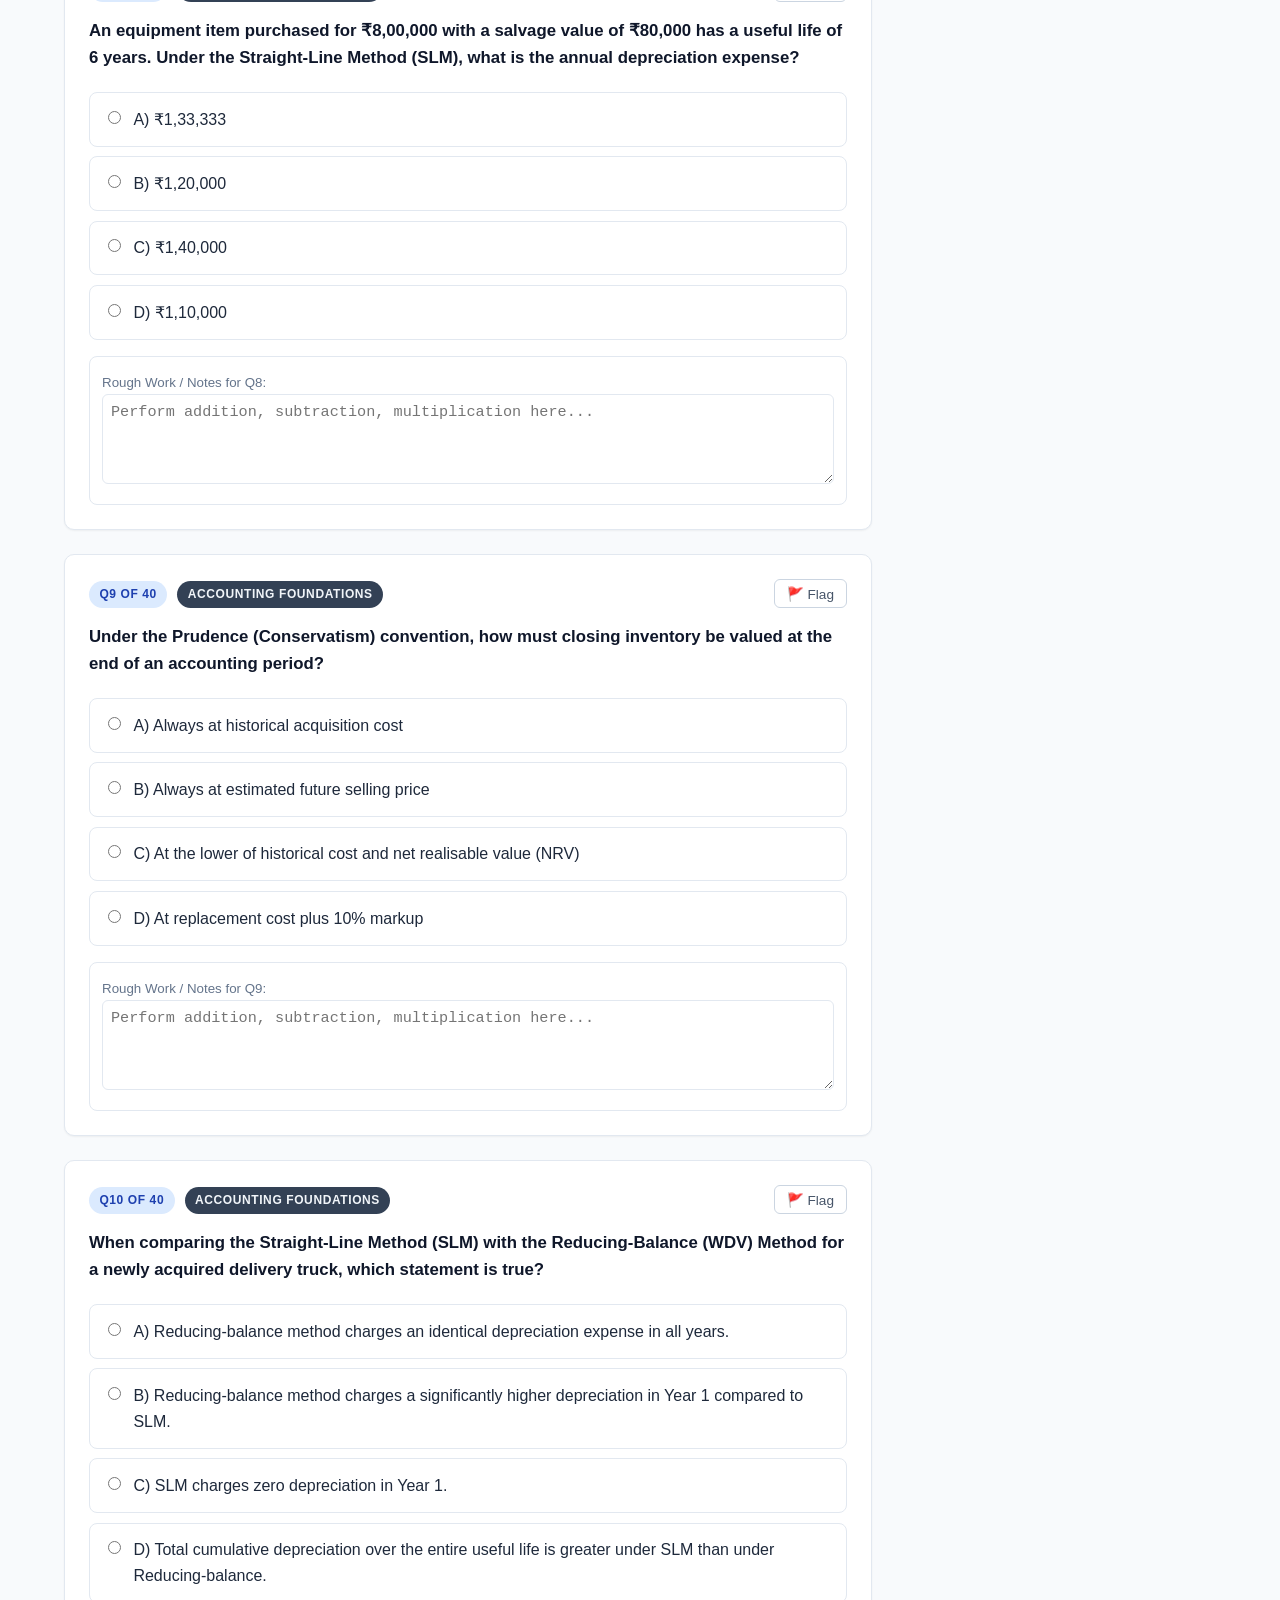
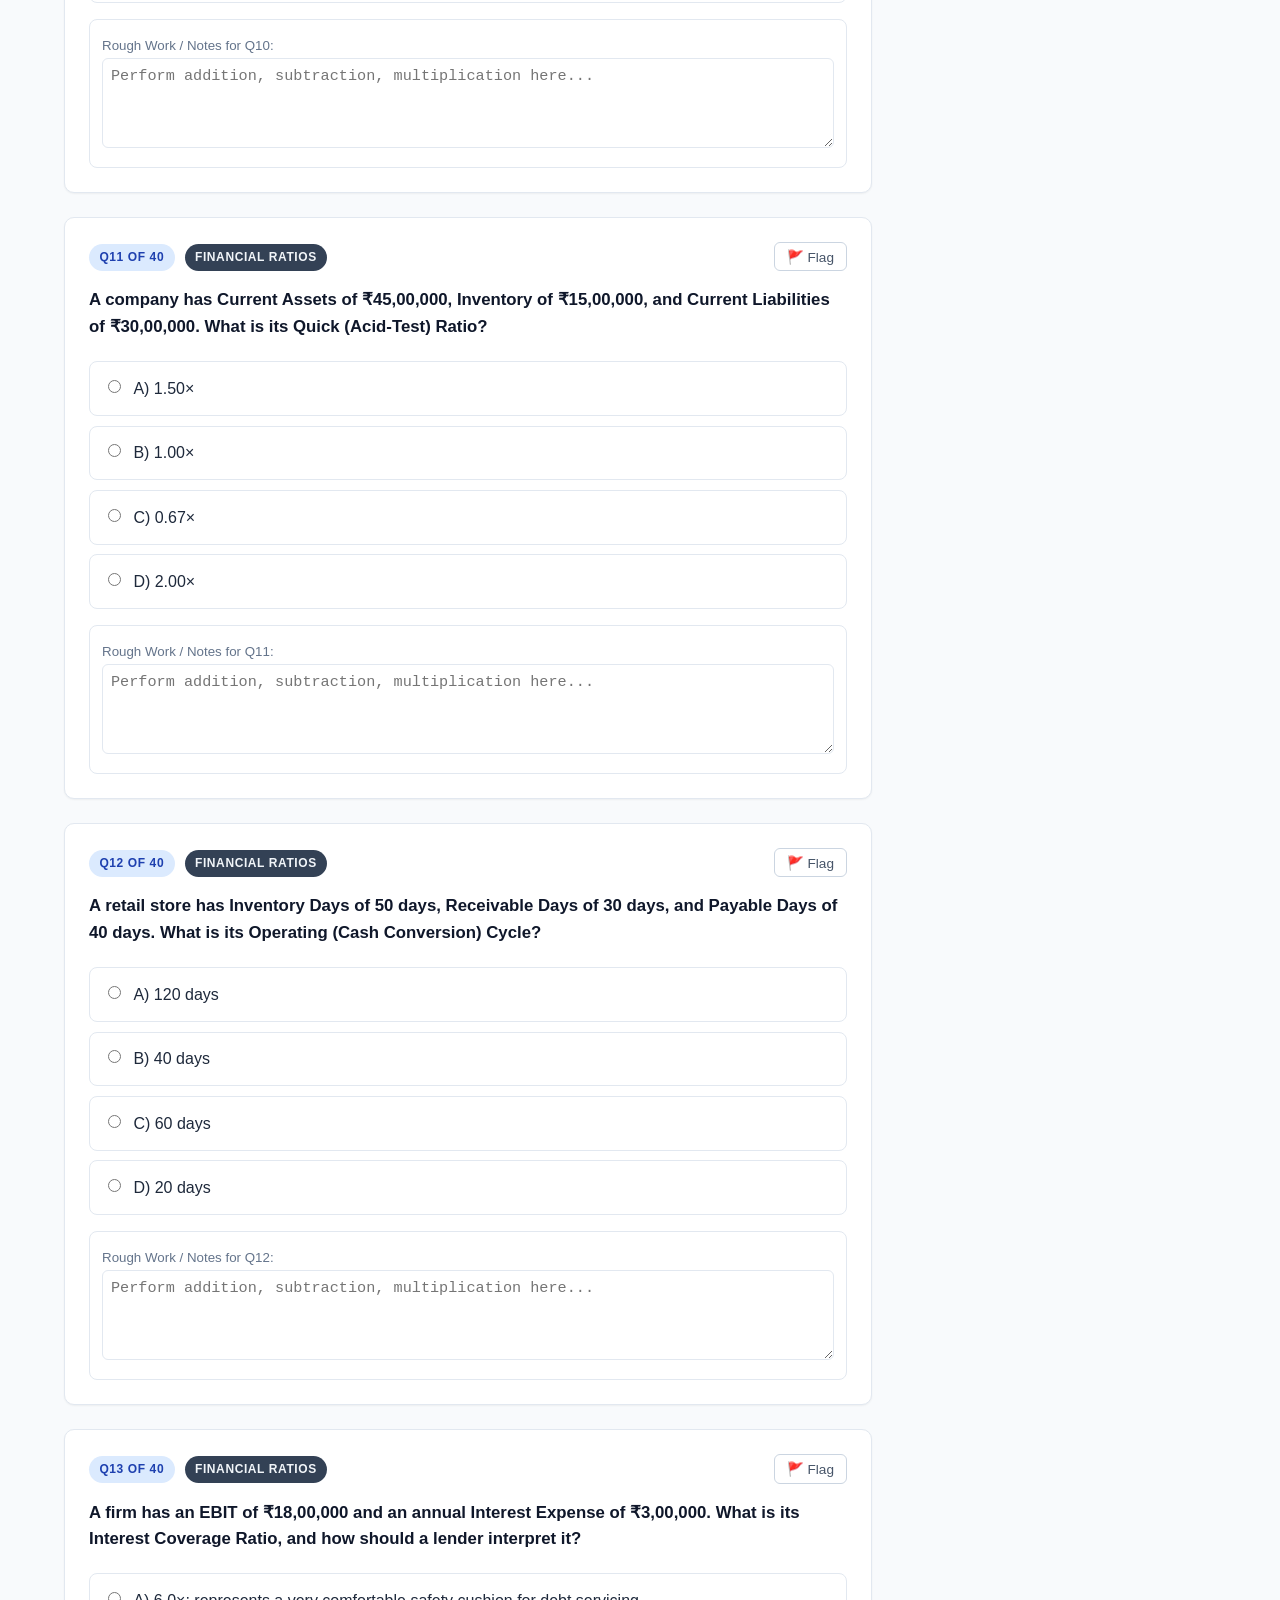
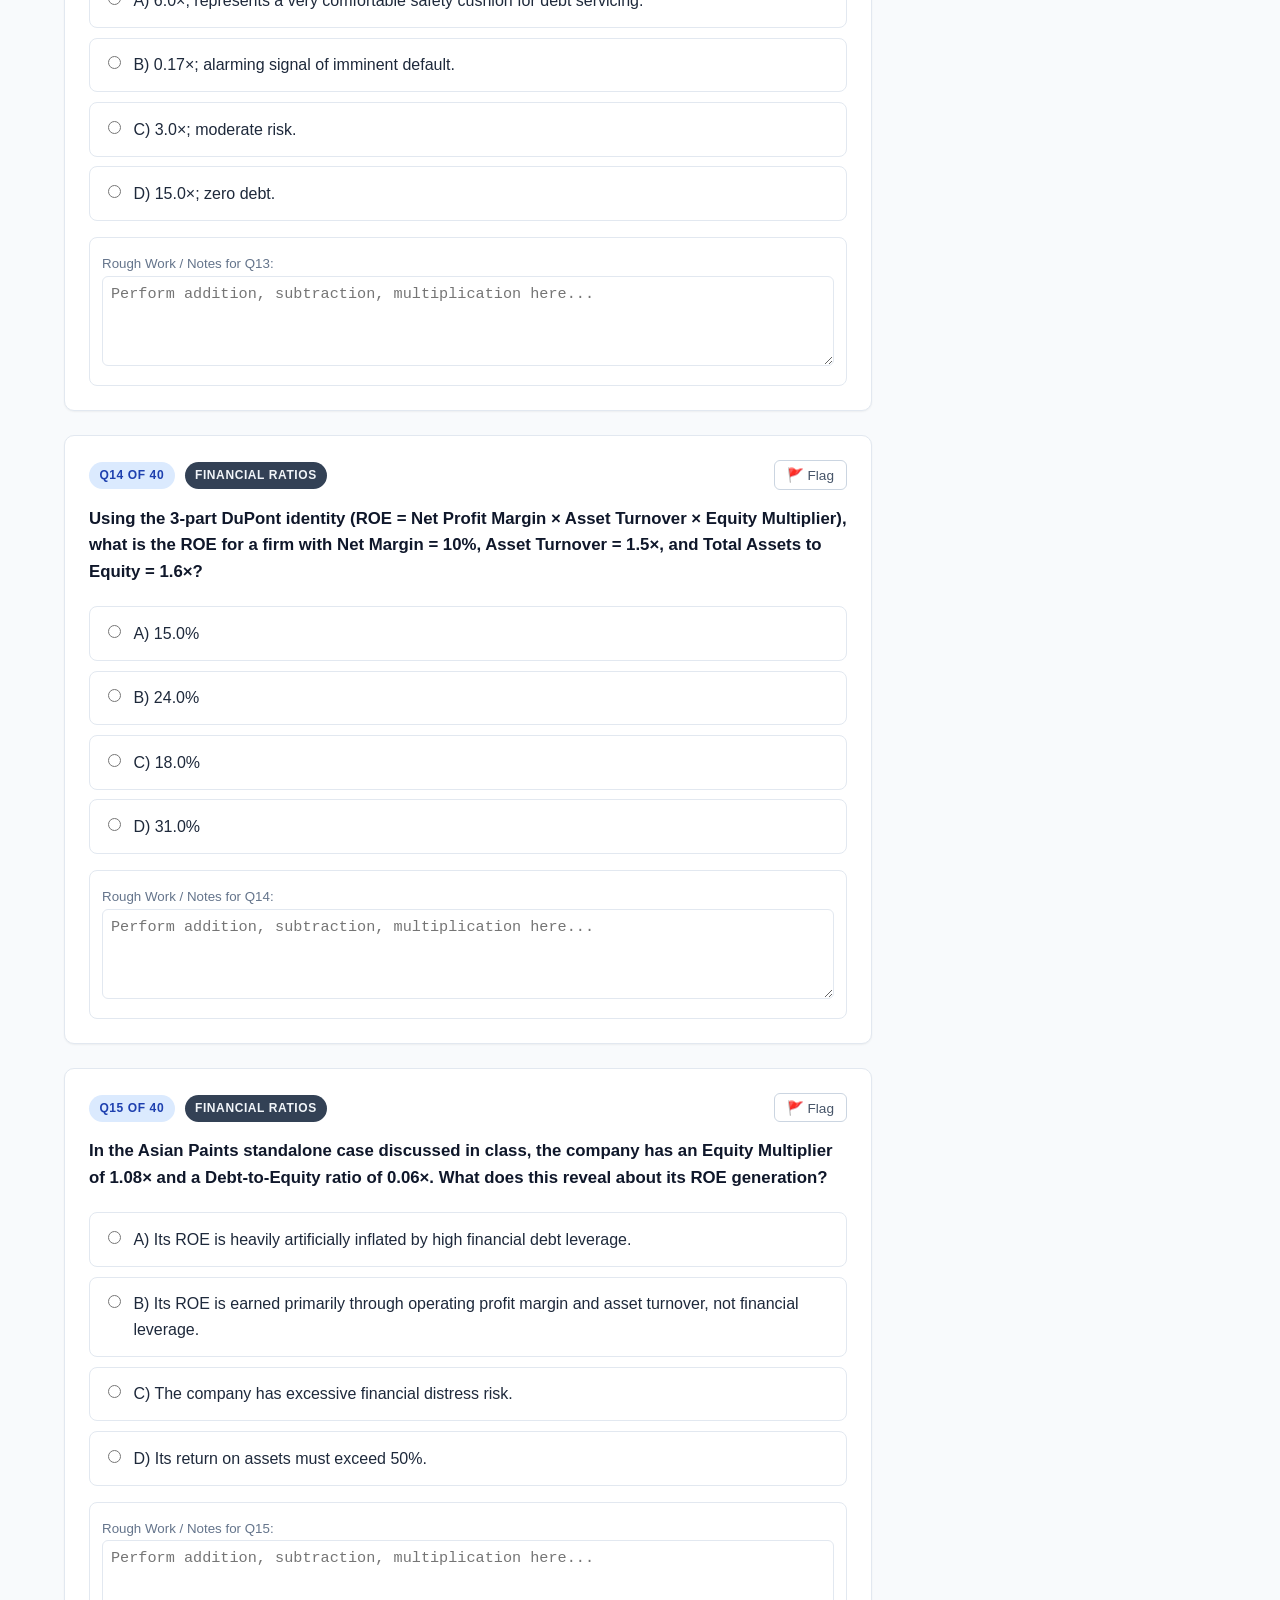
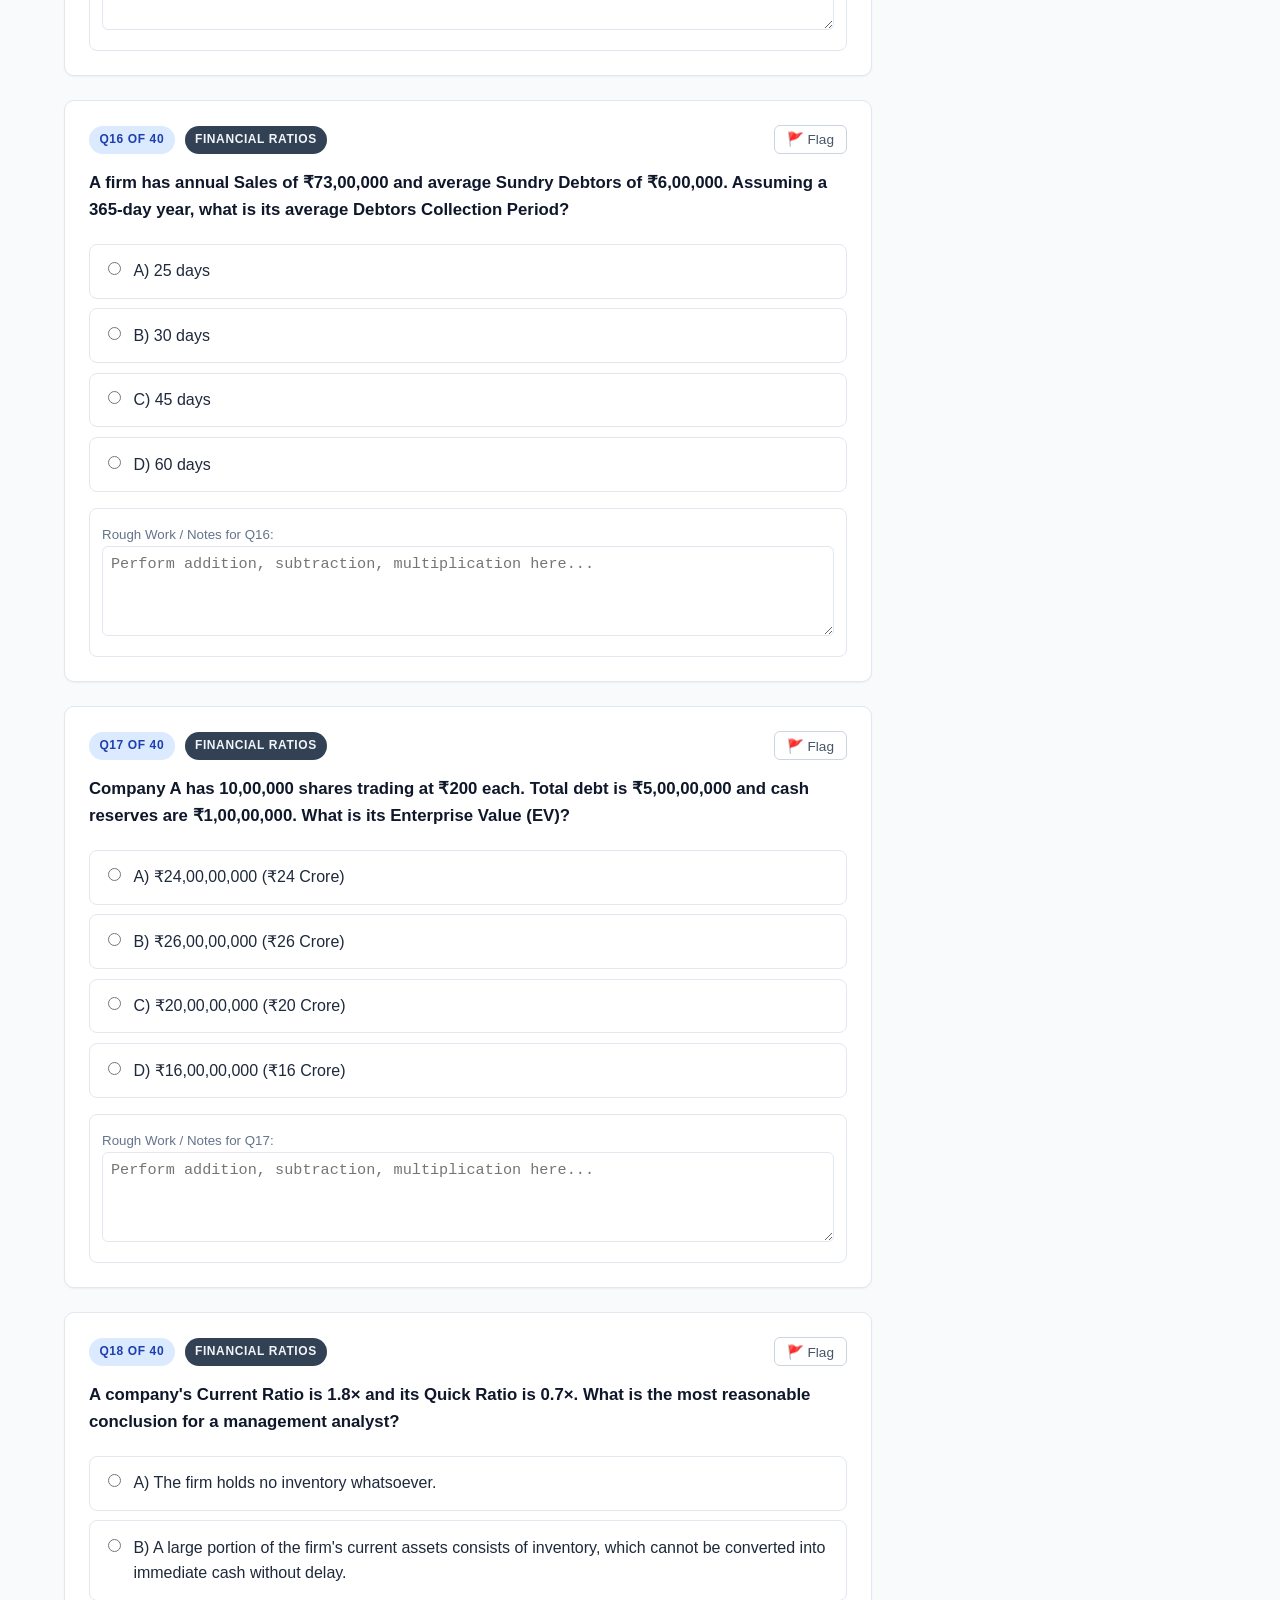
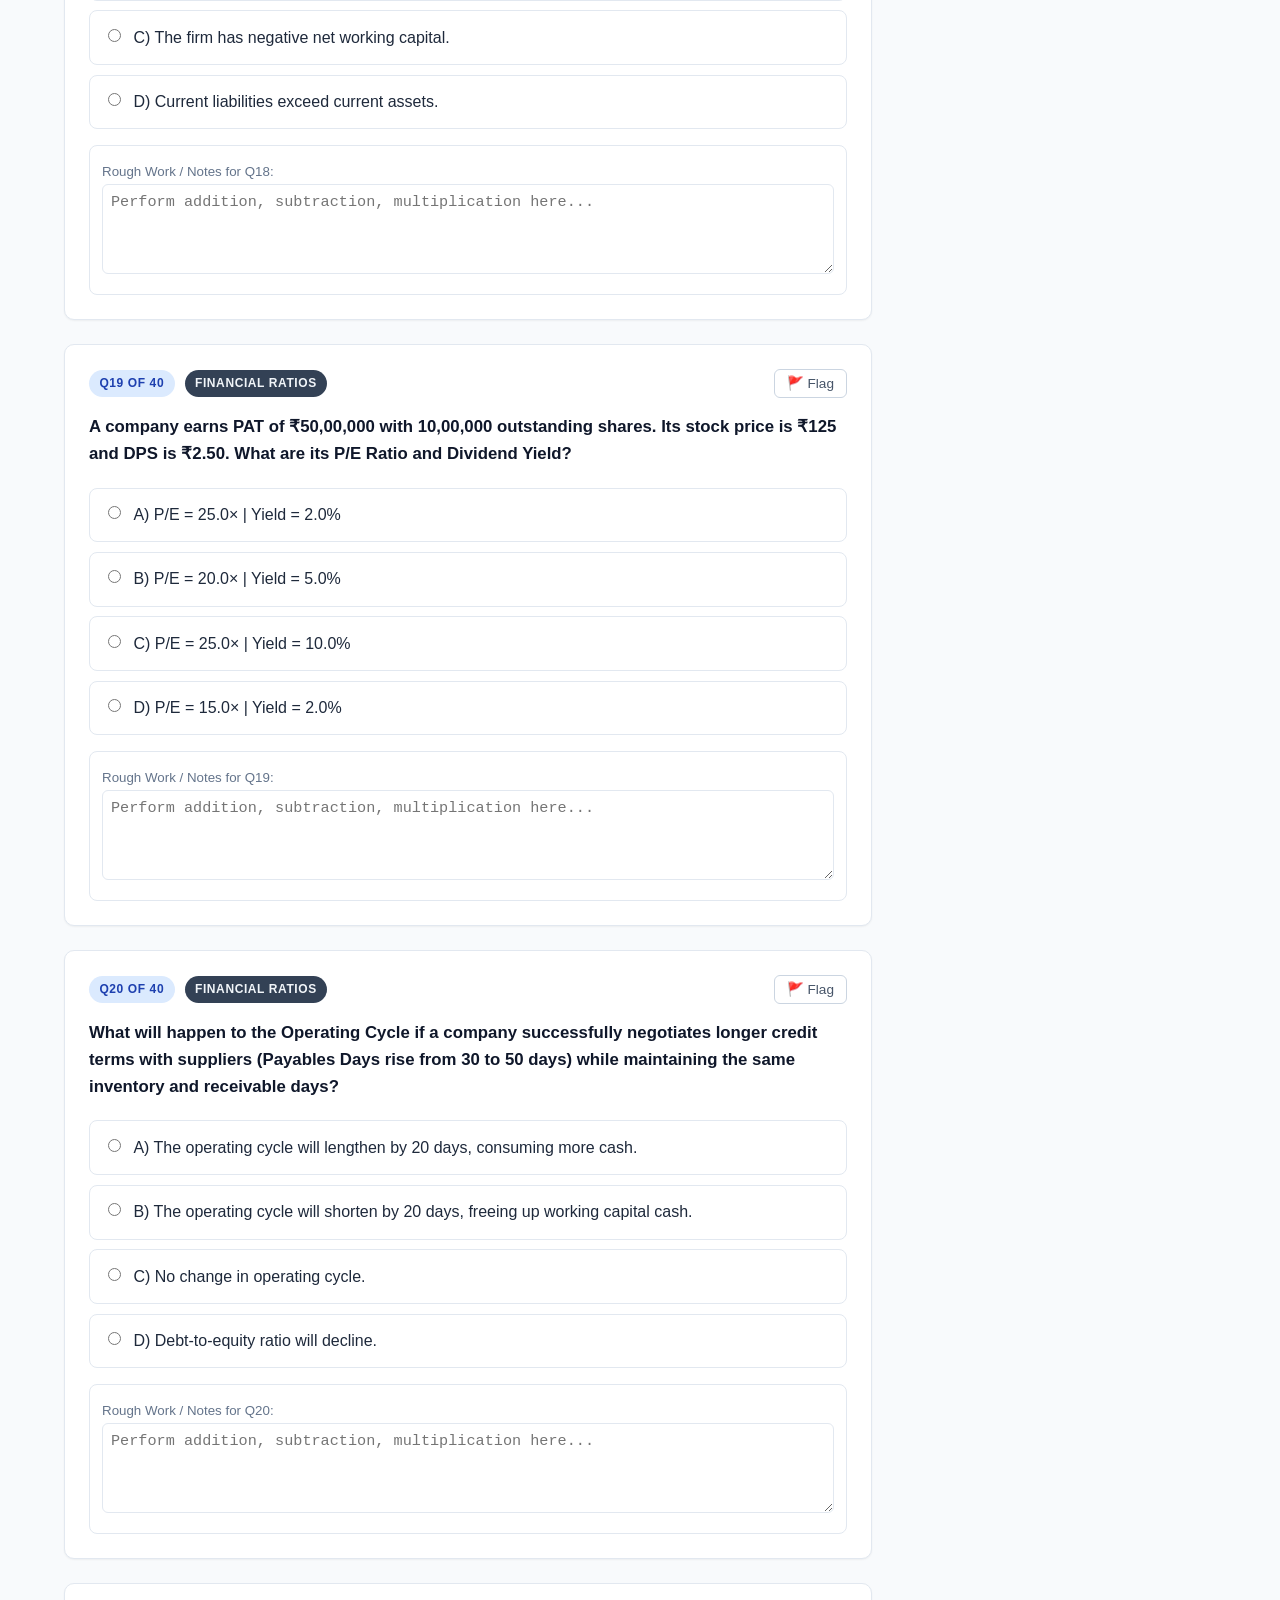
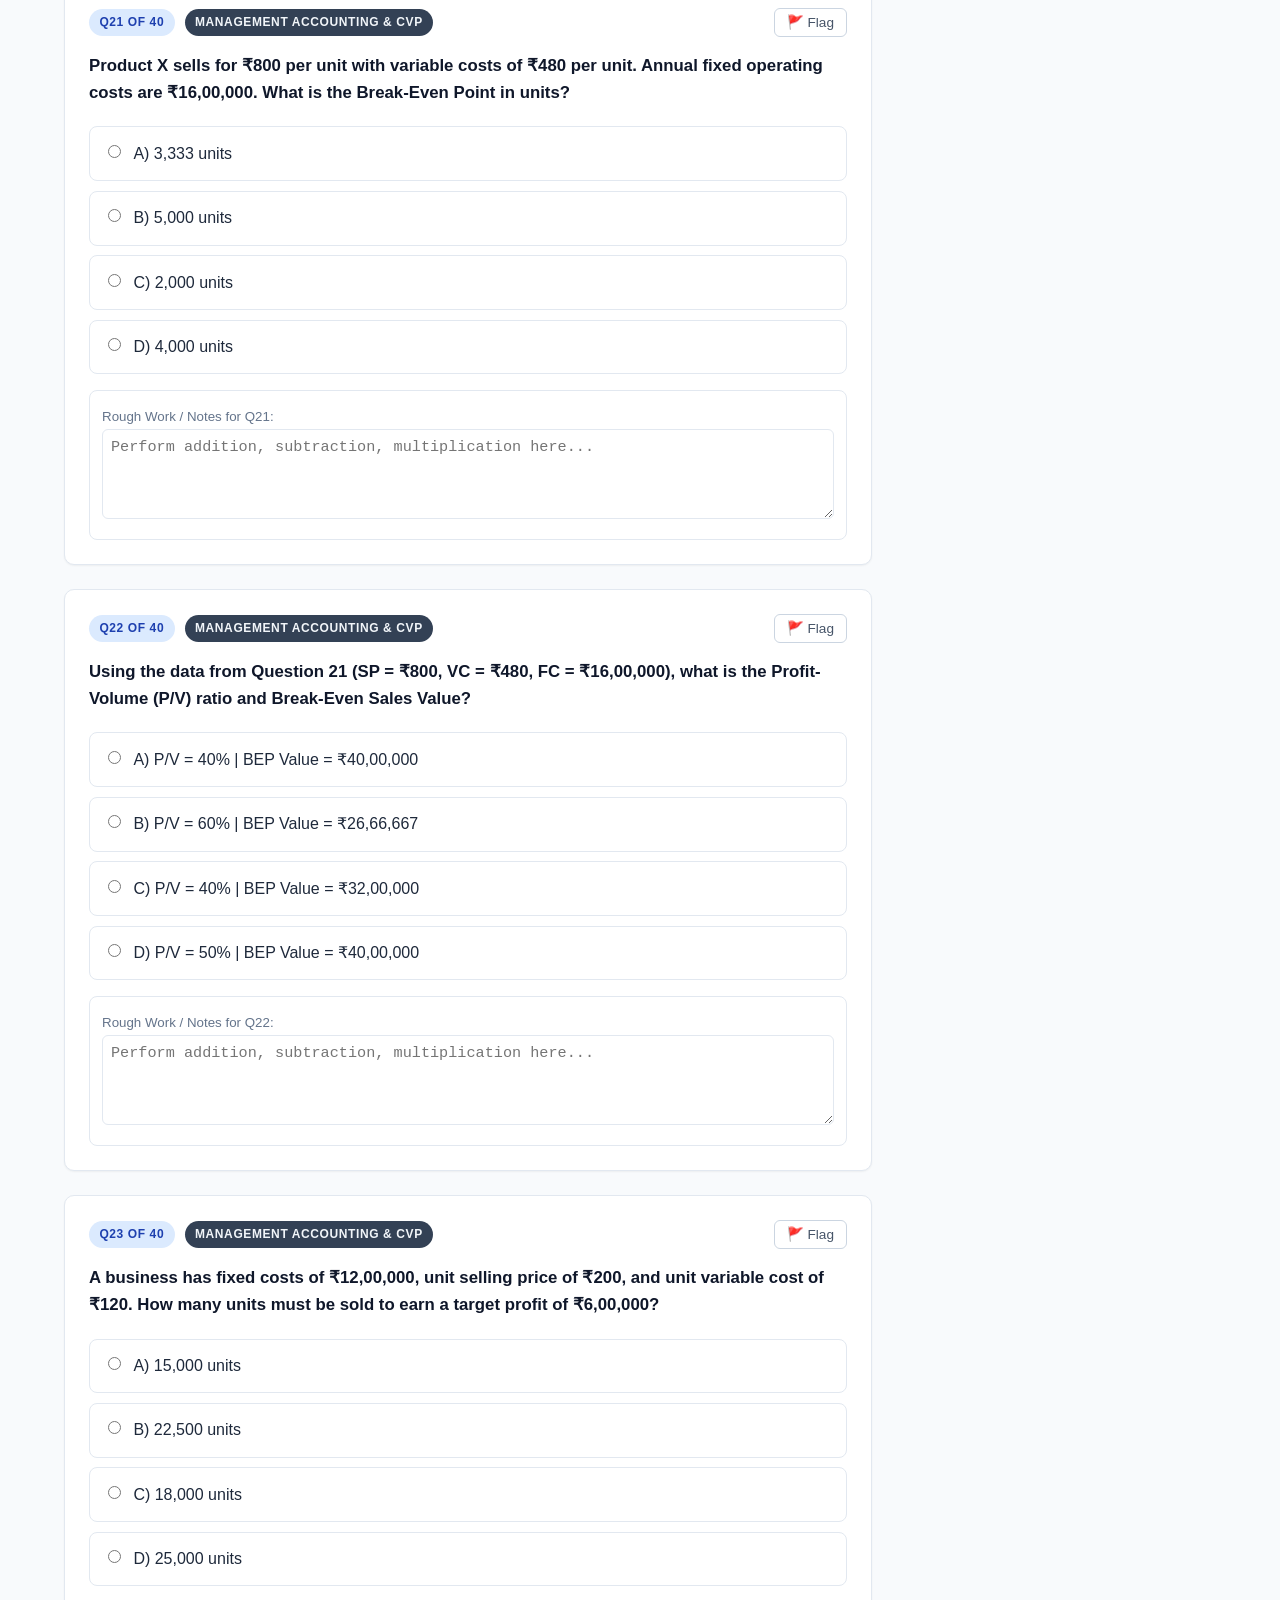
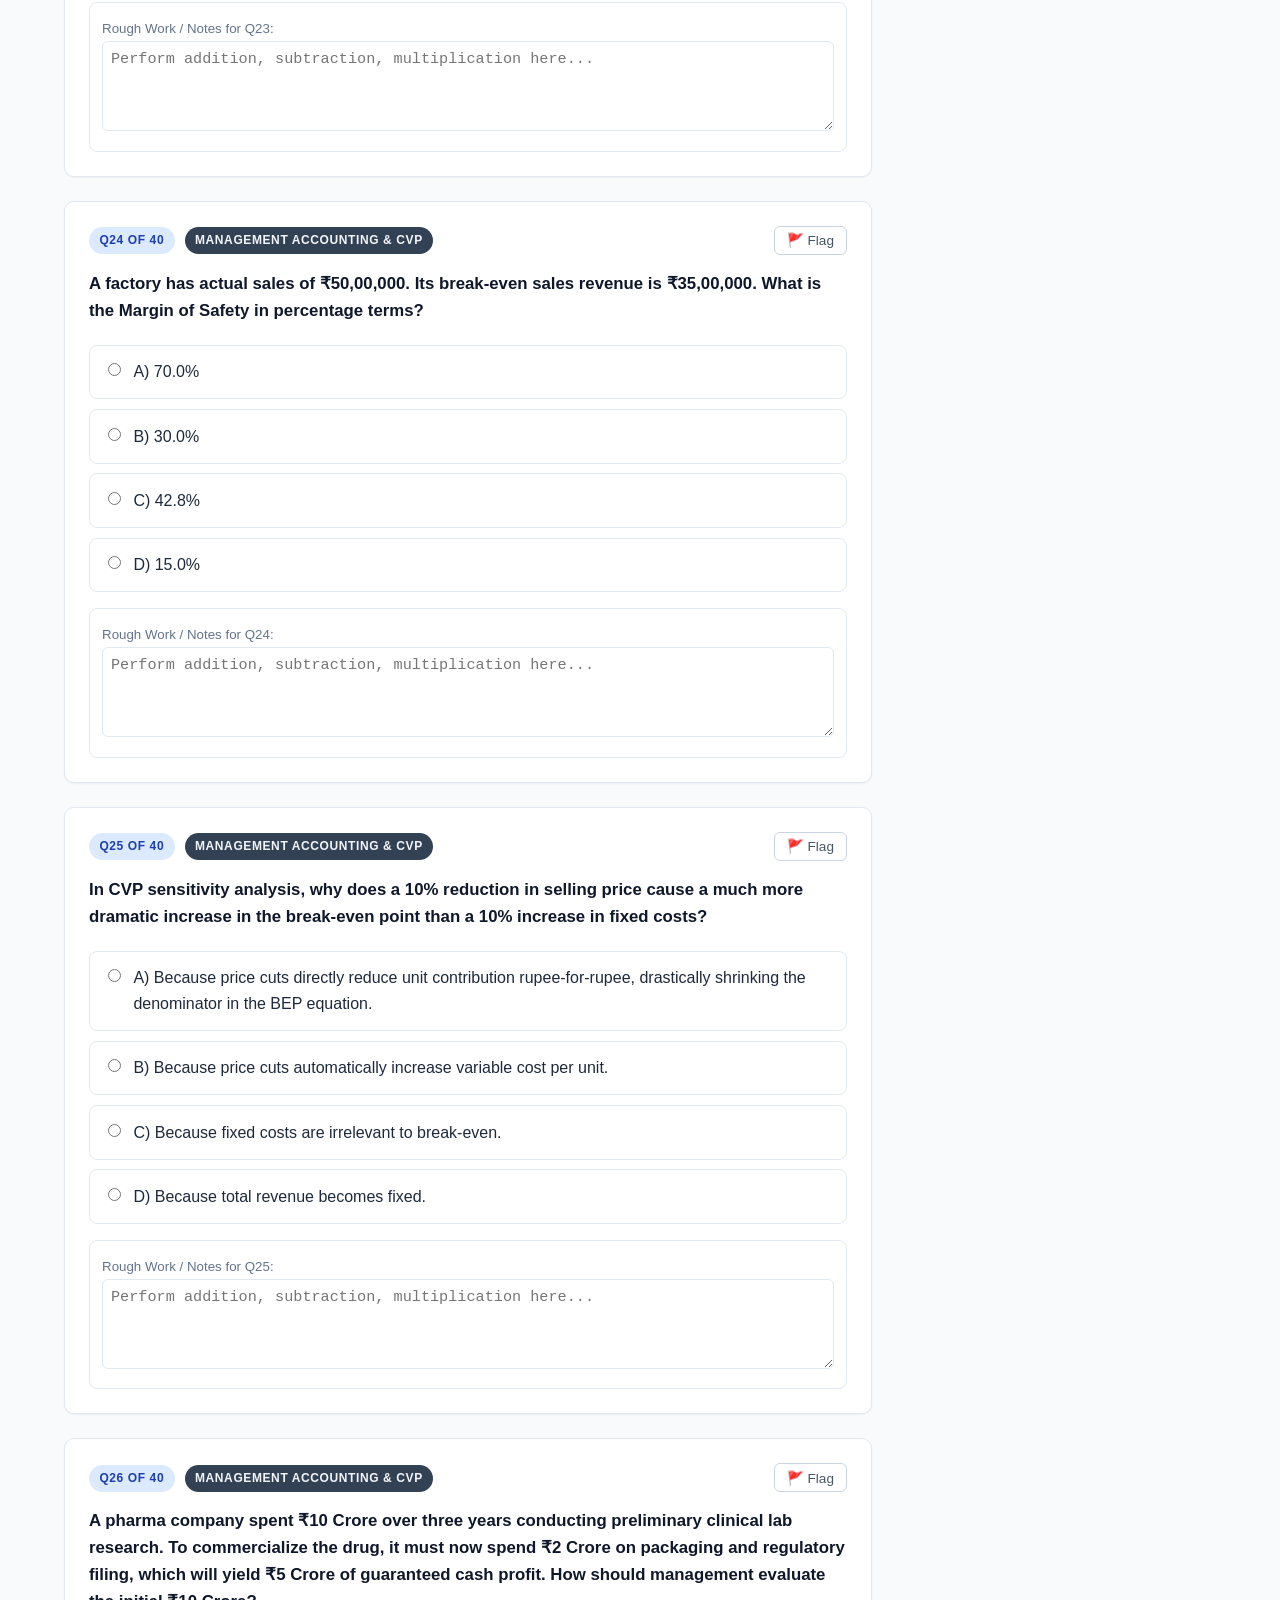
<file: stage7_final_exam.html>
<!DOCTYPE html>
<html lang="en">
<head>
  <meta charset="UTF-8">
  <meta name="viewport" content="width=device-width, initial-scale=1.0">
  <title>Final Exam Simulator (40 MCQs · 120 Mins) | FMI 100/100</title>
  <link rel="stylesheet" href="style.css">
  <style>
    .exam-layout {
      display: grid;
      grid-template-columns: 1fr 320px;
      gap: 1.5rem;
      align-items: start;
    }
    .timer-badge {
      font-size: 1.35rem;
      font-weight: 800;
      font-family: monospace;
      background: #0f172a;
      color: #38bdf8;
      padding: 0.5rem 1rem;
      border-radius: 8px;
      display: inline-flex;
      align-items: center;
      gap: 0.5rem;
      border: 1px solid #334155;
    }
    .timer-warning {
      color: #f87171 !important;
      animation: pulse 1s infinite;
    }
    @keyframes pulse {
      0%, 100% { opacity: 1; }
      50% { opacity: 0.5; }
    }
    .palette-grid {
      display: grid;
      grid-template-columns: repeat(5, 1fr);
      gap: 0.4rem;
      margin-top: 1rem;
    }
    .palette-btn {
      width: 100%;
      aspect-ratio: 1;
      border-radius: 6px;
      border: 1px solid var(--border);
      background: #f8fafc;
      font-weight: 600;
      font-size: 0.85rem;
      cursor: pointer;
      display: flex;
      align-items: center;
      justify-content: center;
      transition: all 0.15s;
    }
    .palette-btn:hover { background: #e2e8f0; }
    .palette-btn.answered { background: #dcfce7; color: #166534; border-color: #86efac; }
    .palette-btn.flagged { background: #fef3c7; color: #92400e; border-color: #fcd34d; }
    .palette-btn.current { outline: 2px solid var(--primary); outline-offset: 1px; font-weight: 800; }
    
    .flag-btn {
      background: none;
      border: 1px solid #cbd5e1;
      color: #475569;
      padding: 0.35rem 0.75rem;
      border-radius: 6px;
      cursor: pointer;
      font-size: 0.85rem;
      display: inline-flex;
      align-items: center;
      gap: 0.35rem;
    }
    .flag-btn.active {
      background: #fef3c7;
      border-color: #f59e0b;
      color: #b45309;
      font-weight: bold;
    }
    @media (max-width: 900px) {
      .exam-layout { grid-template-columns: 1fr; }
    }
  </style>
</head>
<body>

  <!-- Top Navigation -->
  <header class="header-nav">
    <div class="header-inner">
      <a href="index.html" class="brand-title">
        <span>🎯</span> FMI 100/100 Final Exam Simulator
      </a>
      <div style="display:flex; align-items:center; gap:1rem;">
        <div class="timer-badge" id="exam-timer-display">⏱️ 120:00</div>
        <button class="btn btn-outline" style="padding:0.4rem 0.8rem; font-size:0.85rem;" onclick="toggleTimer()" id="pause-btn">⏸️ Pause</button>
        <button class="btn btn-primary" style="padding:0.4rem 0.9rem; font-size:0.85rem;" onclick="openFormulaModal()">📑 Formulas</button>
      </div>
    </div>
  </header>

  <main class="container">

    <!-- Exam Introduction Card (Shown before starting or at top) -->
    <div class="callout callout-info" id="exam-instructions-box" style="margin-top: 0;">
      <div style="display:flex; justify-content:space-between; align-items:flex-start; flex-wrap:wrap; gap:0.5rem;">
        <div>
          <h4>📋 Official Exam Conditions Replicated:</h4>
          <p>• <strong>40 Multiple-Choice Questions</strong> covering Sessions 1–9 with heavy weightage.</p>
          <p>• <strong>120 Minutes</strong> (~3 minutes per question). Rough work requires pen and paper (manual +, −, ×, ÷).</p>
          <p>• Ratios and TVM formulas are in the formula drawer (CVP formulas are tested from memory).</p>
        </div>
        <div>
          <button class="btn btn-primary" onclick="submitExam(true)" style="background:#e11d48;">Submit Exam Now 🏁</button>
        </div>
      </div>
    </div>

    <!-- Final Score Results Screen (Initially Hidden) -->
    <div id="final-results-screen" style="display:none;">
      <div class="score-banner" id="score-banner-element">
        <div style="font-size: 1rem; text-transform: uppercase; letter-spacing: 1px; color: #94a3b8;">Final Score Result</div>
        <div class="score-number" id="final-score-num">0 / 100</div>
        <h2 id="final-verdict-title" style="margin-top: 0.5rem;">Exam Completed</h2>
        <p id="final-verdict-summary" style="color: #cbd5e1; max-width: 650px; margin: 0.5rem auto;"></p>
        <div style="margin-top: 1.5rem; display: flex; gap: 1rem; justify-content: center; flex-wrap: wrap;">
          <button class="btn btn-primary" onclick="reviewExamAnswers()">Detailed Solution Review ↓</button>
          <a href="index.html" class="btn btn-outline">Back to Course Hub</a>
          <button class="btn btn-outline" onclick="location.reload()">Retake Full Exam 🔄</button>
        </div>
      </div>

      <!-- Performance Category Breakdown -->
      <div class="card">
        <h3 class="card-title">Topic Performance Diagnostic Breakdown</h3>
        <div class="table-responsive">
          <table class="data-table">
            <thead>
              <tr><th>Syllabus Section</th><th>Questions</th><th>Your Score</th><th>Accuracy</th><th>Status</th></tr>
            </thead>
            <tbody id="topic-diagnostic-rows"></tbody>
          </table>
        </div>
      </div>
    </div>

    <!-- Main Exam Layout: Questions on Left, Palette on Right -->
    <div class="exam-layout" id="exam-active-layout">
      
      <!-- Questions Container -->
      <div id="questions-wrapper">
        <!-- Rendered by JavaScript dynamically -->
      </div>

      <!-- Side Panel: Question Palette & Navigation -->
      <aside>
        <div class="card" style="position: sticky; top: 90px;">
          <h4 style="color: var(--secondary); margin-bottom: 0.5rem; display:flex; justify-content:space-between; align-items:center;">
            <span>Question Palette</span>
            <span style="font-size:0.8rem; font-weight:normal; color:#64748b;" id="palette-count-text">0/40 Done</span>
          </h4>
          
          <div style="display:flex; gap:0.5rem; font-size:0.75rem; color:#64748b; margin-bottom:0.75rem; flex-wrap:wrap;">
            <span style="display:flex; align-items:center; gap:0.25rem;"><span style="width:10px; height:10px; background:#dcfce7; border:1px solid #86efac; border-radius:2px;"></span> Answered</span>
            <span style="display:flex; align-items:center; gap:0.25rem;"><span style="width:10px; height:10px; background:#fef3c7; border:1px solid #fcd34d; border-radius:2px;"></span> Flagged</span>
            <span style="display:flex; align-items:center; gap:0.25rem;"><span style="width:10px; height:10px; background:#f8fafc; border:1px solid #e2e8f0; border-radius:2px;"></span> Unanswered</span>
          </div>

          <div class="palette-grid" id="palette-grid">
            <!-- 40 buttons generated by JS -->
          </div>

          <div style="margin-top: 1.5rem; padding-top: 1rem; border-top: 1px solid var(--border);">
            <button class="btn btn-primary" style="width: 100%; background: #e11d48;" onclick="submitExam(true)">
              Finish & Submit Exam 🏁
            </button>
          </div>
        </div>
      </aside>

    </div>

  </main>

  <!-- Modal for Formula Sheet -->
  <div class="formula-modal" id="formulaModal" onclick="closeFormulaModalOnOutside(event)">
    <div class="formula-modal-content">
      <button class="close-modal-btn" onclick="closeFormulaModal()">×</button>
      <h2 style="color: var(--secondary); margin-bottom: 0.5rem;">📑 Provided Exam Formula Reference Sheet</h2>
      <p style="color: var(--text-muted); font-size: 0.9rem; margin-bottom: 1.5rem;">
        These formulas are permitted/provided during the exam. (Note: CVP formulas are excluded and must be recalled from memory).
      </p>

      <div class="callout callout-info">
        <h4>1. Liquidity & Working Capital Ratios</h4>
        <p>• <strong>Current Ratio:</strong> <span class="math-expr">Current Assets / Current Liabilities</span> (Benchmark: 1.5–2.0×)</p>
        <p>• <strong>Quick / Acid-Test Ratio:</strong> <span class="math-expr">(Current Assets − Inventories) / Current Liabilities</span></p>
        <p>• <strong>Cash Ratio:</strong> <span class="math-expr">Cash & Cash Equivalents / Current Liabilities</span></p>
        <p>• <strong>Operating Cycle:</strong> <span class="math-expr">Inventory Days + Receivable Days − Payable Days</span></p>
        <p>• <strong>Inventory Days:</strong> <span class="math-expr">(365 × Average Inventory) / COGS</span></p>
        <p>• <strong>Receivable (Debtor) Days:</strong> <span class="math-expr">(365 × Average Debtors) / Net Sales</span></p>
        <p>• <strong>Payable (Creditor) Days:</strong> <span class="math-expr">(365 × Average Creditors) / COGS</span></p>
      </div>

      <div class="callout callout-warning">
        <h4>2. Solvency & Coverage Ratios</h4>
        <p>• <strong>Debt-to-Equity (D/E):</strong> <span class="math-expr">Total Interest-bearing Debt / Total Shareholders' Equity</span></p>
        <p>• <strong>Interest Coverage Ratio:</strong> <span class="math-expr">EBIT / Interest Expense</span> (Warning sign if < 2.0×)</p>
      </div>

      <div class="callout callout-success">
        <h4>3. Profitability & DuPont Analysis</h4>
        <p>• <strong>Gross Margin:</strong> <span class="math-expr">(Gross Profit / Sales) × 100</span></p>
        <p>• <strong>Operating Margin:</strong> <span class="math-expr">(EBIT / Sales) × 100</span></p>
        <p>• <strong>Net Profit Margin:</strong> <span class="math-expr">(PAT / Sales) × 100</span></p>
        <p>• <strong>ROCE:</strong> <span class="math-expr">EBIT / Capital Employed (Equity + Debt)</span></p>
        <p>• <strong>ROE (DuPont 3-Way):</strong> <span class="math-expr">Net Profit Margin × Asset Turnover × Equity Multiplier</span></p>
      </div>

      <div class="callout callout-info">
        <h4>4. Time Value of Money & Capital Budgeting</h4>
        <p>• <strong>Future Value (FV):</strong> <span class="math-expr">PV × (1 + r)ⁿ</span></p>
        <p>• <strong>Present Value (PV):</strong> <span class="math-expr">FV / (1 + r)ⁿ</span></p>
        <p>• <strong>Ordinary Annuity PV:</strong> <span class="math-expr">PMT × [(1 − (1 + r)⁻ⁿ) / r]</span></p>
        <p>• <strong>Level Perpetuity PV:</strong> <span class="math-expr">PMT / r</span></p>
        <p>• <strong>Growing Perpetuity PV:</strong> <span class="math-expr">CF₁ / (r − g)</span> (valid when r > g)</p>
        <p>• <strong>Net Present Value (NPV):</strong> <span class="math-expr">Σ [CFₜ / (1 + r)ᵗ] − Initial Outlay</span></p>
        <p>• <strong>Profitability Index (PI):</strong> <span class="math-expr">PV of Future Cash Inflows / Initial Outlay</span></p>
        <p>• <strong>Rule of 72:</strong> <span class="math-expr">Years to Double ≈ 72 / Interest Rate %</span></p>
        <p>• <strong>CAPM Cost of Equity:</strong> <span class="math-expr">E(R_e) = R_f + β(R_m − R_f)</span></p>
      </div>
    </div>
  </div>

  <script>
    // All 40 Questions Data
    const examQuestions = [
      // 1-10: Accounting Foundations & Three Statements
      {
        id: 1,
        topic: "Accounting Foundations",
        text: "The fundamental accounting equation Assets = Liabilities + Equity must balance after every single transaction. If a business takes a bank loan of ₹5,00,000 cash and simultaneously buys ₹2,00,000 of inventory for cash, what is the net change in Total Assets?",
        options: [
          "A) Assets increase by ₹3,00,000",
          "B) Assets increase by ₹5,00,000",
          "C) Assets increase by ₹7,00,000",
          "D) Assets remain unchanged"
        ],
        ans: 1, // B
        sol: "Taking a ₹5,00,000 bank loan increases Cash (Asset) by +₹5L and Liabilities by +₹5L. Buying ₹2L inventory for cash decreases Cash by ₹2L and increases Inventory by ₹2L (net asset change = 0). Thus, Total Assets increase by exactly ₹5,00,000."
      },
      {
        id: 2,
        topic: "Accounting Foundations",
        text: "A firm pays ₹36,000 on 1st March 2026 for a 3-year commercial property insurance policy covering 1st March 2026 to 28th February 2029. Under the accrual concept, how much insurance expense should be recognized in the Income Statement for the financial year ending 31st March 2026?",
        options: [
          "A) ₹36,000",
          "B) ₹12,000",
          "C) ₹1,000",
          "D) ₹0"
        ],
        ans: 2, // C
        sol: "The ₹36,000 policy covers 36 months (₹1,000 per month). Up to 31st March 2026, only 1 month (March) of insurance coverage has expired. Therefore, only ₹1,000 is an expense; the remaining ₹35,000 is a Current Asset (Prepaid Insurance)."
      },
      {
        id: 3,
        topic: "Accounting Foundations",
        text: "Which of the following accounting concepts directly dictates that revenue should be recorded only when goods or services have been delivered to the customer, rather than when cash is received?",
        options: [
          "A) Realisation / Revenue Recognition Principle",
          "B) Money Measurement Concept",
          "C) Going Concern Assumption",
          "D) Business Entity Concept"
        ],
        ans: 0, // A
        sol: "The Realisation Principle states that revenue is recognized when the performance obligation is satisfied (goods delivered or services rendered), regardless of when cash is collected."
      },
      {
        id: 4,
        topic: "Accounting Foundations",
        text: "A sole proprietor withdraws ₹60,000 cash from the business bank account for his daughter's college tuition. How is this transaction recorded in the financial statements?",
        options: [
          "A) Debited to Income Statement as employee training expense.",
          "B) Deducted directly from Owner's Equity as Drawings on the Balance Sheet; has zero effect on the Income Statement.",
          "C) Added to Trade Receivables as a short-term asset.",
          "D) Added to current liabilities as an unearned advance."
        ],
        ans: 1, // B
        sol: "Drawings represent a withdrawal of capital by the owner for personal domestic use. It reduces Cash and reduces Equity directly on the Balance Sheet; it is NOT an operating expense of the business."
      },
      {
        id: 5,
        topic: "Accounting Foundations",
        text: "Why is human capital (such as having a team of world-class AI engineers) not included as an asset on a corporate balance sheet?",
        options: [
          "A) Due to the Consistency Principle",
          "B) Due to the Money Measurement Concept, as employee knowledge cannot be reliably measured in objective monetary units",
          "C) Because engineers are considered current liabilities",
          "D) Due to the Accrual Principle"
        ],
        ans: 1, // B
        sol: "The Money Measurement concept mandates that only transactions and events capable of reliable monetary measurement can be reported in financial statements."
      },
      {
        id: 6,
        topic: "Three Statements & Cash Flow",
        text: "A business reports Net Profit after Tax (PAT) of ₹30,00,000. Depreciation is ₹6,00,000. During the year, Trade Receivables increased by ₹4,00,000, Inventories decreased by ₹2,00,000, and Trade Payables decreased by ₹3,00,000. What is the Cash Flow from Operating Activities (CFO)?",
        options: [
          "A) ₹31,00,000",
          "B) ₹35,00,000",
          "C) ₹27,00,000",
          "D) ₹39,00,000"
        ],
        ans: 0, // A
        sol: "CFO = PAT (₹30L) + Depreciation (₹6L) − ΔReceivables (+₹4L) − ΔInventory (−₹2L) + ΔPayables (−₹3L) = ₹30L + ₹6L − ₹4L + ₹2L − ₹3L = ₹31,00,000."
      },
      {
        id: 7,
        topic: "Three Statements & Cash Flow",
        text: "Which of the following cash flows is classified under 'Financing Activities' on a standard Cash Flow Statement?",
        options: [
          "A) Payment of cash dividend to equity shareholders",
          "B) Cash paid for purchasing factory machinery",
          "C) Cash collected from sundry debtors",
          "D) Cash paid for factory staff wages"
        ],
        ans: 0, // A
        sol: "Dividends paid, issuing shares, borrowing bank loans, and repaying principal are all Financing Activities. (Machinery purchase is Investing; wages and collections are Operating)."
      },
      {
        id: 8,
        topic: "Accounting Foundations",
        text: "An equipment item purchased for ₹8,00,000 with a salvage value of ₹80,000 has a useful life of 6 years. Under the Straight-Line Method (SLM), what is the annual depreciation expense?",
        options: [
          "A) ₹1,33,333",
          "B) ₹1,20,000",
          "C) ₹1,40,000",
          "D) ₹1,10,000"
        ],
        ans: 1, // B
        sol: "Annual SLM Depreciation = (Cost − Residual Value) / Useful Life = (₹8,00,000 − ₹80,00,0) / 6 = ₹7,20,000 / 6 = ₹1,20,000 per year."
      },
      {
        id: 9,
        topic: "Accounting Foundations",
        text: "Under the Prudence (Conservatism) convention, how must closing inventory be valued at the end of an accounting period?",
        options: [
          "A) Always at historical acquisition cost",
          "B) Always at estimated future selling price",
          "C) At the lower of historical cost and net realisable value (NRV)",
          "D) At replacement cost plus 10% markup"
        ],
        ans: 2, // C
        sol: "Prudence dictates anticipating no unrealized gains while recognizing all anticipated losses. Hence, inventory is valued at Lower of Cost or Net Realisable Value (NRV)."
      },
      {
        id: 10,
        topic: "Accounting Foundations",
        text: "When comparing the Straight-Line Method (SLM) with the Reducing-Balance (WDV) Method for a newly acquired delivery truck, which statement is true?",
        options: [
          "A) Reducing-balance method charges an identical depreciation expense in all years.",
          "B) Reducing-balance method charges a significantly higher depreciation in Year 1 compared to SLM.",
          "C) SLM charges zero depreciation in Year 1.",
          "D) Total cumulative depreciation over the entire useful life is greater under SLM than under Reducing-balance."
        ],
        ans: 1, // B
        sol: "Reducing-balance applies a fixed percentage to opening book value, making the charge heaviest in the earliest years when the asset is newest."
      },

      // 11-20: Ratio Analysis, Working Capital & DuPont
      {
        id: 11,
        topic: "Financial Ratios",
        text: "A company has Current Assets of ₹45,00,000, Inventory of ₹15,00,000, and Current Liabilities of ₹30,00,000. What is its Quick (Acid-Test) Ratio?",
        options: [
          "A) 1.50×",
          "B) 1.00×",
          "C) 0.67×",
          "D) 2.00×"
        ],
        ans: 1, // B
        sol: "Quick Ratio = (Current Assets − Inventory) / Current Liabilities = (₹45L − ₹15L) / ₹30L = ₹30L / ₹30L = 1.00×."
      },
      {
        id: 12,
        topic: "Financial Ratios",
        text: "A retail store has Inventory Days of 50 days, Receivable Days of 30 days, and Payable Days of 40 days. What is its Operating (Cash Conversion) Cycle?",
        options: [
          "A) 120 days",
          "B) 40 days",
          "C) 60 days",
          "D) 20 days"
        ],
        ans: 1, // B
        sol: "Operating Cycle = Inventory Days + Receivable Days − Payable Days = 50 + 30 − 40 = 40 days."
      },
      {
        id: 13,
        topic: "Financial Ratios",
        text: "A firm has an EBIT of ₹18,00,000 and an annual Interest Expense of ₹3,00,000. What is its Interest Coverage Ratio, and how should a lender interpret it?",
        options: [
          "A) 6.0×; represents a very comfortable safety cushion for debt servicing.",
          "B) 0.17×; alarming signal of imminent default.",
          "C) 3.0×; moderate risk.",
          "D) 15.0×; zero debt."
        ],
        ans: 0, // A
        sol: "Interest Coverage = EBIT / Interest = ₹18,00,000 / ₹3,00,000 = 6.0×. Well above the warning threshold of 2.0×."
      },
      {
        id: 14,
        topic: "Financial Ratios",
        text: "Using the 3-part DuPont identity (ROE = Net Profit Margin × Asset Turnover × Equity Multiplier), what is the ROE for a firm with Net Margin = 10%, Asset Turnover = 1.5×, and Total Assets to Equity = 1.6×?",
        options: [
          "A) 15.0%",
          "B) 24.0%",
          "C) 18.0%",
          "D) 31.0%"
        ],
        ans: 1, // B
        sol: "ROE = 10% × 1.5 × 1.6 = 10% × 2.4 = 24.0%."
      },
      {
        id: 15,
        topic: "Financial Ratios",
        text: "In the Asian Paints standalone case discussed in class, the company has an Equity Multiplier of 1.08× and a Debt-to-Equity ratio of 0.06×. What does this reveal about its ROE generation?",
        options: [
          "A) Its ROE is heavily artificially inflated by high financial debt leverage.",
          "B) Its ROE is earned primarily through operating profit margin and asset turnover, not financial leverage.",
          "C) The company has excessive financial distress risk.",
          "D) Its return on assets must exceed 50%."
        ],
        ans: 1, // B
        sol: "An equity multiplier near 1.0 (1.08×) and D/E of 0.06× means the firm uses virtually no debt. Returns flow purely from operating efficiency and turnover."
      },
      {
        id: 16,
        topic: "Financial Ratios",
        text: "A firm has annual Sales of ₹73,00,000 and average Sundry Debtors of ₹6,00,000. Assuming a 365-day year, what is its average Debtors Collection Period?",
        options: [
          "A) 25 days",
          "B) 30 days",
          "C) 45 days",
          "D) 60 days"
        ],
        ans: 1, // B
        sol: "Collection Days = (365 × Debtors) / Sales = (365 × 6,00,000) / 73,00,000 = (365 / 73) × 6 = 5 × 6 = 30 days."
      },
      {
        id: 17,
        topic: "Financial Ratios",
        text: "Company A has 10,00,000 shares trading at ₹200 each. Total debt is ₹5,00,00,000 and cash reserves are ₹1,00,00,000. What is its Enterprise Value (EV)?",
        options: [
          "A) ₹24,00,00,000 (₹24 Crore)",
          "B) ₹26,00,00,000 (₹26 Crore)",
          "C) ₹20,00,00,000 (₹20 Crore)",
          "D) ₹16,00,00,000 (₹16 Crore)"
        ],
        ans: 0, // A
        sol: "Market Cap = 10L × ₹200 = ₹20 Crore. EV = Market Cap + Debt − Cash = ₹20 Cr + ₹5 Cr − ₹1 Cr = ₹24 Crore."
      },
      {
        id: 18,
        topic: "Financial Ratios",
        text: "A company's Current Ratio is 1.8× and its Quick Ratio is 0.7×. What is the most reasonable conclusion for a management analyst?",
        options: [
          "A) The firm holds no inventory whatsoever.",
          "B) A large portion of the firm's current assets consists of inventory, which cannot be converted into immediate cash without delay.",
          "C) The firm has negative net working capital.",
          "D) Current liabilities exceed current assets."
        ],
        ans: 1, // B
        sol: "The significant gap between Current Ratio (1.8×) and Quick Ratio (0.7×) shows that inventory forms the bulk of current assets, indicating reliance on stock sales to meet short-term obligations."
      },
      {
        id: 19,
        topic: "Financial Ratios",
        text: "A company earns PAT of ₹50,00,000 with 10,00,000 outstanding shares. Its stock price is ₹125 and DPS is ₹2.50. What are its P/E Ratio and Dividend Yield?",
        options: [
          "A) P/E = 25.0× | Yield = 2.0%",
          "B) P/E = 20.0× | Yield = 5.0%",
          "C) P/E = 25.0× | Yield = 10.0%",
          "D) P/E = 15.0× | Yield = 2.0%"
        ],
        ans: 0, // A
        sol: "EPS = ₹50L / 10L shares = ₹5.00. P/E = Price / EPS = ₹125 / ₹5 = 25.0×. Dividend Yield = DPS / Price = ₹2.50 / ₹125 = 2.0%."
      },
      {
        id: 20,
        topic: "Financial Ratios",
        text: "What will happen to the Operating Cycle if a company successfully negotiates longer credit terms with suppliers (Payables Days rise from 30 to 50 days) while maintaining the same inventory and receivable days?",
        options: [
          "A) The operating cycle will lengthen by 20 days, consuming more cash.",
          "B) The operating cycle will shorten by 20 days, freeing up working capital cash.",
          "C) No change in operating cycle.",
          "D) Debt-to-equity ratio will decline."
        ],
        ans: 1, // B
        sol: "Operating Cycle = Inventory Days + Receivable Days − Payable Days. Increasing the subtracted term (Payables Days) shortens the net cash cycle, meaning suppliers fund a larger portion of operations."
      },

      // 21-28: Management Accounting & CVP Analysis
      {
        id: 21,
        topic: "Management Accounting & CVP",
        text: "Product X sells for ₹800 per unit with variable costs of ₹480 per unit. Annual fixed operating costs are ₹16,00,000. What is the Break-Even Point in units?",
        options: [
          "A) 3,333 units",
          "B) 5,000 units",
          "C) 2,000 units",
          "D) 4,000 units"
        ],
        ans: 1, // B
        sol: "Unit Contribution = SP − VC = ₹800 − ₹480 = ₹320. Break-Even Units = Fixed Cost / Unit Contribution = ₹16,00,000 / ₹320 = 5,00,00 units."
      },
      {
        id: 22,
        topic: "Management Accounting & CVP",
        text: "Using the data from Question 21 (SP = ₹800, VC = ₹480, FC = ₹16,00,000), what is the Profit-Volume (P/V) ratio and Break-Even Sales Value?",
        options: [
          "A) P/V = 40% | BEP Value = ₹40,00,000",
          "B) P/V = 60% | BEP Value = ₹26,66,667",
          "C) P/V = 40% | BEP Value = ₹32,00,000",
          "D) P/V = 50% | BEP Value = ₹40,00,000"
        ],
        ans: 0, // A
        sol: "P/V Ratio = (₹800 − ₹480) / ₹800 = ₹320 / ₹800 = 40%. Break-Even Value = Fixed Cost / P/V = ₹16,00,000 / 0.40 = ₹40,00,000."
      },
      {
        id: 23,
        topic: "Management Accounting & CVP",
        text: "A business has fixed costs of ₹12,00,000, unit selling price of ₹200, and unit variable cost of ₹120. How many units must be sold to earn a target profit of ₹6,00,000?",
        options: [
          "A) 15,000 units",
          "B) 22,500 units",
          "C) 18,000 units",
          "D) 25,000 units"
        ],
        ans: 1, // B
        sol: "Unit Contribution = ₹200 − ₹120 = ₹80. Target Units = (Fixed Cost + Target Profit) / Contribution = (₹12,00,000 + ₹6,00,000) / ₹80 = ₹18,00,000 / ₹80 = 22,500 units."
      },
      {
        id: 24,
        topic: "Management Accounting & CVP",
        text: "A factory has actual sales of ₹50,00,000. Its break-even sales revenue is ₹35,00,000. What is the Margin of Safety in percentage terms?",
        options: [
          "A) 70.0%",
          "B) 30.0%",
          "C) 42.8%",
          "D) 15.0%"
        ],
        ans: 1, // B
        sol: "Margin of Safety Value = Actual Sales − Break-Even Sales = ₹50L − ₹35L = ₹15 Lakh. MoS % = (₹15L / ₹50L) × 100 = 30.0%."
      },
      {
        id: 25,
        topic: "Management Accounting & CVP",
        text: "In CVP sensitivity analysis, why does a 10% reduction in selling price cause a much more dramatic increase in the break-even point than a 10% increase in fixed costs?",
        options: [
          "A) Because price cuts directly reduce unit contribution rupee-for-rupee, drastically shrinking the denominator in the BEP equation.",
          "B) Because price cuts automatically increase variable cost per unit.",
          "C) Because fixed costs are irrelevant to break-even.",
          "D) Because total revenue becomes fixed."
        ],
        ans: 0, // A
        sol: "A price cut hits unit contribution directly. If SP is ₹100 and VC is ₹80, contribution is ₹20. A 10% cut in SP drops price to ₹90, slashing contribution to ₹10 (a 50% drop!), doubling the break-even volume."
      },
      {
        id: 26,
        topic: "Management Accounting & CVP",
        text: "A pharma company spent ₹10 Crore over three years conducting preliminary clinical lab research. To commercialize the drug, it must now spend ₹2 Crore on packaging and regulatory filing, which will yield ₹5 Crore of guaranteed cash profit. How should management evaluate the initial ₹10 Crore?",
        options: [
          "A) As a relevant cost that must be deducted before approving the filing.",
          "B) As an unrecoverable sunk cost that must be ignored in the decision to commercialize.",
          "C) As an opportunity cost.",
          "D) As an administrative overhead."
        ],
        ans: 1, // B
        sol: "The ₹10 Crore has already been spent and cannot be changed by any future action (sunk cost). Management must only evaluate future incremental cash flows (+₹5 Cr inflow vs −₹2 Cr outflow = +₹3 Cr net profit)."
      },
      {
        id: 27,
        topic: "Management Accounting & CVP",
        text: "In a period where production volume exceeds sales volume (closing inventory increases), how does operating profit under Absorption Costing compare with Marginal Costing?",
        options: [
          "A) Absorption Costing profit is higher because a portion of fixed manufacturing overhead is deferred in ending inventory.",
          "B) Marginal Costing profit is higher because fixed overheads are capitalized.",
          "C) Both methods report identical profit.",
          "D) Absorption Costing reports a loss."
        ],
        ans: 0, // A
        sol: "When inventory rises, Absorption Costing defers some fixed overheads into the balance sheet inventory, reducing COGS and boosting reported profit above Marginal Costing."
      },
      {
        id: 28,
        topic: "Management Accounting & CVP",
        text: "Which of the following costs is correctly classified as a 'Semi-Variable' cost?",
        options: [
          "A) Warehouse monthly rent under a 5-year fixed lease.",
          "B) Direct fabric used to manufacture shirts.",
          "C) Factory electricity bill comprising a fixed meter charge plus a per-kilowatt-hour usage charge.",
          "D) Annual statutory audit fee."
        ],
        ans: 2, // C
        sol: "Semi-variable costs contain both a fixed minimum baseline and a variable component that fluctuates with volume."
      },

      // 29-34: Time Value of Money
      {
        id: 29,
        topic: "Time Value of Money",
        text: "According to the Rule of 72, if an investment fund delivers an annual compound return of 9%, in approximately how many years will your initial capital double?",
        options: [
          "A) 6 years",
          "B) 8 years",
          "C) 9 years",
          "D) 12 years"
        ],
        ans: 1, // B
        sol: "Years to double ≈ 72 / 9% = 8.0 years."
      },
      {
        id: 30,
        topic: "Time Value of Money",
        text: "An investor deposits ₹1,00,000 today in a 5-year deposit yielding 8% per annum compounded annually (where 1.08⁵ ≈ 1.46933). What is the Future Value (FV) at maturity?",
        options: [
          "A) ₹1,40,000",
          "B) ₹1,46,933",
          "C) ₹1,58,687",
          "D) ₹1,34,000"
        ],
        ans: 1, // B
        sol: "FV = PV × (1 + r)ⁿ = ₹1,00,000 × 1.08⁵ = ₹1,00,000 × 1.46933 = ₹1,46,933."
      },
      {
        id: 31,
        topic: "Time Value of Money",
        text: "What is the Present Value of an annual perpetual cash flow of ₹5,00,000 starting one year from today if the discount rate is 10%?",
        options: [
          "A) ₹50,00,000",
          "B) ₹5,00,000",
          "C) ₹25,00,000",
          "D) ₹1,00,00,000"
        ],
        ans: 0, // A
        sol: "PV of Level Perpetuity = PMT / r = ₹5,00,000 / 0.10 = ₹50,00,000."
      },
      {
        id: 32,
        topic: "Time Value of Money",
        text: "A commercial equipment lease requires payments of ₹2,00,000 at the beginning of each year for 3 years (Annuity Due). If an ordinary annuity with year-end payments has a PV of ₹4,97,370 at an 8% discount rate, what is the PV of the Annuity Due?",
        options: [
          "A) ₹4,97,370",
          "B) ₹5,37,160",
          "C) ₹4,60,528",
          "D) ₹6,00,000"
        ],
        ans: 1, // B
        sol: "PV(Annuity Due) = PV(Ordinary Annuity) × (1 + r) = ₹4,97,370 × 1.08 = ₹5,37,159.60 ≈ ₹5,37,160."
      },
      {
        id: 33,
        topic: "Time Value of Money",
        text: "A company expects its annual cash dividend of ₹10,00,000 to grow at 3% indefinitely. If equity investors require an 8% rate of return, what is the present value of this growing perpetuity?",
        options: [
          "A) ₹1,25,00,000",
          "B) ₹2,00,00,000 (₹2 Crore)",
          "C) ₹3,33,33,333",
          "D) ₹1,00,00,000"
        ],
        ans: 1, // B
        sol: "PV of Growing Perpetuity = CF₁ / (r − g) = ₹10,00,000 / (0.08 − 0.03) = ₹10,00,000 / 0.05 = ₹2,00,00,000 (₹2 Crore)."
      },
      {
        id: 34,
        topic: "Time Value of Money",
        text: "If a credit card company quotes an interest rate of 2% per month, what is the true Effective Annual Rate (APR) after accounting for compound interest?",
        options: [
          "A) Exactly 24.00%",
          "B) 26.82%",
          "C) 22.50%",
          "D) 30.00%"
        ],
        ans: 1, // B
        sol: "Effective Annual Rate = (1 + 0.02)¹² − 1 = 1.26824 − 1 = 26.82%."
      },

      // 35-38: Capital Budgeting Decisions
      {
        id: 35,
        topic: "Capital Budgeting",
        text: "Project Alpha requires an outlay of ₹80 Lakh. At a 12% cost of capital, the PV of its 5-year cash inflows is ₹90.12 Lakh. What is the NPV and the decision?",
        options: [
          "A) NPV = +₹10.12 Lakh; Accept the project as it increases firm value.",
          "B) NPV = −₹10.12 Lakh; Reject the project.",
          "C) NPV = +₹90.12 Lakh; Accept.",
          "D) Indifferent."
        ],
        ans: 0, // A
        sol: "NPV = PV of Inflows − Initial Outlay = ₹90.12L − ₹80.00L = +₹10.12 Lakh. Positive NPV creates shareholder value; accept."
      },
      {
        id: 36,
        topic: "Capital Budgeting",
        text: "Two mutually exclusive projects are being evaluated: Project Solar has an NPV of ₹22 Lakh and an IRR of 17%. Project LED has an NPV of ₹4.5 Lakh and an IRR of 28%. The firm's cost of capital is 10%. Which project should be selected, and why?",
        options: [
          "A) Select Project LED because its IRR of 28% indicates superior return per percentage.",
          "B) Select Project Solar because NPV measures absolute wealth created, while IRR ignores scale.",
          "C) Average the two metrics.",
          "D) Reject both because they conflict."
        ],
        ans: 1, // B
        sol: "For mutually exclusive projects, NPV is the undisputed primary criterion. Solar adds ₹22 Lakh of wealth vs ₹4.5 Lakh from LED. IRR is scale-blind."
      },
      {
        id: 37,
        topic: "Capital Budgeting",
        text: "A capital investment project has an initial cash outlay of ₹40,00,000 and generates the following cash inflows: Year 1 = ₹10L, Year 2 = ₹15L, Year 3 = ₹15L, Year 4 = ₹20L. What is the simple payback period?",
        options: [
          "A) 2.5 years",
          "B) 3.0 years",
          "C) 3.5 years",
          "D) 4.0 years"
        ],
        ans: 1, // B
        sol: "Cumulative inflows: Year 1 = ₹10L, Year 2 = ₹25L, Year 3 = ₹40L. The full ₹40 Lakh outlay is recovered exactly at the end of Year 3. Payback = 3.0 years."
      },
      {
        id: 38,
        topic: "Capital Budgeting",
        text: "Under strict capital rationing with a budget limit of ₹100 Lakh, four projects are available: Project A (Outlay ₹40L, PI 1.30), Project B (Outlay ₹50L, PI 1.20), Project C (Outlay ₹60L, PI 1.15), and Project D (Outlay ₹30L, PI 1.10). Which projects should be selected to maximize total NPV?",
        options: [
          "A) Project C only",
          "B) Projects A and B",
          "C) Projects A and C",
          "D) Projects B and D"
        ],
        ans: 1, // B
        sol: "Ranking by Profitability Index: Rank 1 is A (PI 1.30), Rank 2 is B (PI 1.20). Outlay for A + B = ₹40L + ₹50L = ₹90L (within ₹100L budget), producing maximum combined NPV."
      },

      // 39-40: CAPM & Derivatives Theory
      {
        id: 39,
        topic: "CAPM & Theory",
        text: "If the risk-free rate is 7% and the market return is 13%, what is the expected cost of equity for a cyclical auto company with a Beta (β) of 1.5 under CAPM?",
        options: [
          "A) 16.0%",
          "B) 15.0%",
          "C) 13.0%",
          "D) 18.5%"
        ],
        ans: 0, // A
        sol: "Market risk premium = 13% − 7% = 6%. Cost of Equity = Rf + β(Rm − Rf) = 7% + 1.5(6%) = 7% + 9% = 16.0%."
      },
      {
        id: 40,
        topic: "Derivatives Theory",
        text: "Which of the following is an accurate theoretical distinction between an exchange-traded Futures contract and an over-the-counter (OTC) Forward contract?",
        options: [
          "A) Forwards are standardized contracts traded on an exchange; futures are customized.",
          "B) Futures contracts require daily mark-to-market margin settlement and carry negligible counterparty default risk due to the clearinghouse, whereas forwards are bespoke and settled once at maturity.",
          "C) Futures contracts cannot be used for hedging.",
          "D) Forwards are guaranteed by the central bank."
        ],
        ans: 1, // B
        sol: "Futures are standardized, exchange-traded, and settled daily via clearinghouse margins, virtually eliminating credit risk. Forwards are privately negotiated OTC contracts with full counterparty risk."
      }
    ];

    // State Variables
    let userAnswers = new Array(examQuestions.length).fill(null);
    let flaggedQuestions = new Array(examQuestions.length).fill(false);
    let timerSeconds = 120 * 60; // 120 minutes
    let timerInterval = null;
    let isPaused = false;

    // Render questions and palette on load
    function initExam() {
      const wrapper = document.getElementById('questions-wrapper');
      const palette = document.getElementById('palette-grid');

      wrapper.innerHTML = '';
      palette.innerHTML = '';

      examQuestions.forEach((q, idx) => {
        // Question Card
        const qCard = document.createElement('div');
        qCard.className = 'question-card';
        qCard.id = 'exam-q-' + idx;
        qCard.innerHTML = `
          <div class="question-header">
            <div>
              <span class="badge badge-primary">Q${idx + 1} of 40</span>
              <span class="badge badge-dark" style="margin-left:0.35rem;">${q.topic}</span>
            </div>
            <div>
              <button class="flag-btn" id="flag-btn-${idx}" onclick="toggleFlag(${idx})">🚩 Flag</button>
            </div>
          </div>
          <div class="question-text">${q.text}</div>
          <div class="options-list">
            ${q.options.map((opt, oIdx) => `
              <label class="option-item" id="opt-item-${idx}-${oIdx}" onclick="selectExamOption(${idx}, ${oIdx})">
                <input type="radio" name="eq_${idx}" value="${oIdx}" class="option-radio"> ${opt}
              </label>
            `).join('')}
          </div>
          <div class="scratchpad-container">
            <small style="color:var(--text-muted);">Rough Work / Notes for Q${idx + 1}:</small>
            <textarea class="scratchpad-area" placeholder="Perform addition, subtraction, multiplication here..."></textarea>
          </div>
          <div class="explanation-box" id="sol-box-${idx}">
            <strong>Correct Answer: ${q.options[q.ans].substring(0, 2)}</strong><br>
            <em>Step-by-Step Solution:</em><br>
            ${q.sol}
          </div>
        `;
        wrapper.appendChild(qCard);

        // Palette Button
        const pBtn = document.createElement('button');
        pBtn.className = 'palette-btn';
        pBtn.id = 'palette-btn-' + idx;
        pBtn.innerText = idx + 1;
        pBtn.onclick = () => scrollToQuestion(idx);
        palette.appendChild(pBtn);
      });

      startTimer();
      updatePaletteUI();
    }

    function scrollToQuestion(idx) {
      const el = document.getElementById('exam-q-' + idx);
      if (el) {
        window.scrollTo({ top: el.offsetTop - 80, behavior: 'smooth' });
        document.querySelectorAll('.palette-btn').forEach(b => b.classList.remove('current'));
        document.getElementById('palette-btn-' + idx).classList.add('current');
      }
    }

    function selectExamOption(qIdx, optIdx) {
      userAnswers[qIdx] = optIdx;
      const card = document.getElementById('exam-q-' + qIdx);
      card.querySelectorAll('.option-item').forEach(it => it.classList.remove('selected'));
      document.getElementById(`opt-item-${qIdx}-${optIdx}`).classList.add('selected');
      document.querySelector(`input[name="eq_${qIdx}"][value="${optIdx}"]`).checked = true;
      updatePaletteUI();
    }

    function toggleFlag(qIdx) {
      flaggedQuestions[qIdx] = !flaggedQuestions[qIdx];
      const btn = document.getElementById('flag-btn-' + qIdx);
      if (flaggedQuestions[qIdx]) {
        btn.classList.add('active');
        btn.innerHTML = '🚩 Flagged';
      } else {
        btn.classList.remove('active');
        btn.innerHTML = '🚩 Flag';
      }
      updatePaletteUI();
    }

    function updatePaletteUI() {
      let answeredCount = 0;
      examQuestions.forEach((_, idx) => {
        const btn = document.getElementById('palette-btn-' + idx);
        btn.className = 'palette-btn';

        if (userAnswers[idx] !== null) {
          btn.classList.add('answered');
          answeredCount++;
        } else if (flaggedQuestions[idx]) {
          btn.classList.add('flagged');
        }
      });
      document.getElementById('palette-count-text').innerText = `${answeredCount}/40 Done`;
    }

    // Timer Implementation
    function startTimer() {
      if (timerInterval) clearInterval(timerInterval);
      timerInterval = setInterval(() => {
        if (!isPaused && timerSeconds > 0) {
          timerSeconds--;
          renderTimer();
          if (timerSeconds === 0) {
            clearInterval(timerInterval);
            alert("Time has expired! Submitting your exam automatically.");
            submitExam(false);
          }
        }
      }, 1000);
    }

    function renderTimer() {
      const mins = Math.floor(timerSeconds / 60);
      const secs = timerSeconds % 60;
      const display = document.getElementById('exam-timer-display');
      display.innerText = `⏱️ ${mins.toString().padStart(2, '0')}:${secs.toString().padStart(2, '0')}`;
      if (mins < 15) {
        display.classList.add('timer-warning');
      }
    }

    function toggleTimer() {
      isPaused = !isPaused;
      const btn = document.getElementById('pause-btn');
      btn.innerText = isPaused ? '▶️ Resume' : '⏸️ Pause';
    }

    // Submit and Evaluate Exam
    function submitExam(showConfirm) {
      if (showConfirm) {
        const unanswered = userAnswers.filter(a => a === null).length;
        let msg = "Are you sure you want to finalize and submit your exam?";
        if (unanswered > 0) {
          msg += `\n⚠️ You have ${unanswered} unanswered question(s).`;
        }
        if (!confirm(msg)) return;
      }

      clearInterval(timerInterval);

      let correctCount = 0;
      let totalQuestions = 40;
      let topicBreakdown = {};

      examQuestions.forEach((q, idx) => {
        if (!topicBreakdown[q.topic]) {
          topicBreakdown[q.topic] = { total: 0, correct: 0 };
        }
        topicBreakdown[q.topic].total++;

        const userVal = userAnswers[idx];
        const card = document.getElementById('exam-q-' + idx);
        const solBox = document.getElementById('sol-box-' + idx);
        solBox.style.display = 'block';

        if (userVal !== null) {
          if (userVal === q.ans) {
            correctCount++;
            topicBreakdown[q.topic].correct++;
            document.getElementById(`opt-item-${idx}-${userVal}`).classList.add('correct');
          } else {
            document.getElementById(`opt-item-${idx}-${userVal}`).classList.add('incorrect');
            document.getElementById(`opt-item-${idx}-${q.ans}`).classList.add('correct');
          }
        } else {
          document.getElementById(`opt-item-${idx}-${q.ans}`).classList.add('correct');
        }
      });

      // Score out of 100
      const finalScore = Math.round((correctCount / totalQuestions) * 100);

      // Hide layout & show results screen
      document.getElementById('exam-active-layout').style.display = 'none';
      document.getElementById('exam-instructions-box').style.display = 'none';
      const resultsScreen = document.getElementById('final-results-screen');
      resultsScreen.style.display = 'block';

      document.getElementById('final-score-num').innerText = `${finalScore} / 100`;

      const title = document.getElementById('final-verdict-title');
      const summary = document.getElementById('final-verdict-summary');
      const banner = document.getElementById('score-banner-element');

      if (finalScore >= 90) {
        title.innerText = '🏆 Outstanding! 100/100 Master Grade!';
        summary.innerText = `You answered ${correctCount} of 40 questions correctly (${finalScore}%). You demonstrated complete mastery across accounting foundations, CVP arithmetic, ratios, and capital budgeting decisions.`;
        banner.style.background = 'linear-gradient(135deg, #15803d, #14532d)';
      } else if (finalScore >= 75) {
        title.innerText = '🎯 Solid Performance! High Honors!';
        summary.innerText = `You scored ${correctCount}/40 (${finalScore}%). A few minor arithmetic or conceptual slips were detected. Review the full question-by-question explanations below.`;
        banner.style.background = 'linear-gradient(135deg, #0284c7, #075985)';
      } else {
        title.innerText = '⚠️ Revision Advised';
        summary.innerText = `You scored ${correctCount}/40 (${finalScore}%). Go through the detailed diagnostic rows and review the specific stages where points were lost.`;
        banner.style.background = 'linear-gradient(135deg, #b45309, #78350f)';
      }

      // Populate diagnostic table
      const rowsContainer = document.getElementById('topic-diagnostic-rows');
      rowsContainer.innerHTML = '';
      for (let t in topicBreakdown) {
        const item = topicBreakdown[t];
        const pct = Math.round((item.correct / item.total) * 100);
        const tr = document.createElement('tr');
        tr.innerHTML = `
          <td><strong>${t}</strong></td>
          <td>${item.total}</td>
          <td>${item.correct}</td>
          <td>${pct}%</td>
          <td>${pct >= 80 ? '<span class="badge badge-success">Mastered</span>' : '<span class="badge badge-warning">Review</span>'}</td>
        `;
        rowsContainer.appendChild(tr);
      }

      window.scrollTo({ top: 0, behavior: 'smooth' });
    }

    function reviewExamAnswers() {
      document.getElementById('exam-active-layout').style.display = 'grid';
      window.scrollTo({ top: document.getElementById('exam-active-layout').offsetTop - 60, behavior: 'smooth' });
    }

    // Modal helpers
    function openFormulaModal() { document.getElementById('formulaModal').style.display = 'flex'; }
    function closeFormulaModal() { document.getElementById('formulaModal').style.display = 'none'; }
    function closeFormulaModalOnOutside(e) { if(e.target.id === 'formulaModal') closeFormulaModal(); }

    window.onload = initExam;
  </script>
</body>
</html>
</file>
<file: style.css>
:root {
  --primary: #1e3a8a;
  --primary-light: #3b82f6;
  --primary-hover: #1d4ed8;
  --secondary: #0f172a;
  --accent: #d97706;
  --accent-light: #fef3c7;
  --success: #15803d;
  --success-bg: #dcfce7;
  --danger: #b91c1c;
  --danger-bg: #fee2e2;
  --warning: #b45309;
  --warning-bg: #fffbeb;
  --info: #0369a1;
  --info-bg: #e0f2fe;
  --bg: #f8fafc;
  --card-bg: #ffffff;
  --text: #1e293b;
  --text-muted: #64748b;
  --border: #e2e8f0;
  --shadow-sm: 0 1px 2px 0 rgb(0 0 0 / 0.05);
  --shadow: 0 4px 6px -1px rgb(0 0 0 / 0.1), 0 2px 4px -2px rgb(0 0 0 / 0.1);
  --shadow-lg: 0 10px 15px -3px rgb(0 0 0 / 0.1), 0 4px 6px -4px rgb(0 0 0 / 0.1);
  --radius: 10px;
}

* {
  box-sizing: border-box;
  margin: 0;
  padding: 0;
}

body {
  font-family: -apple-system, BlinkMacSystemFont, "Segoe UI", Roboto, "Helvetica Neue", Arial, sans-serif;
  background-color: var(--bg);
  color: var(--text);
  line-height: 1.6;
}

/* Header & Nav */
.header-nav {
  background: linear-gradient(135deg, #0f172a 0%, #1e3a8a 100%);
  color: #ffffff;
  padding: 1.25rem 2rem;
  box-shadow: var(--shadow);
  position: sticky;
  top: 0;
  z-index: 100;
}

.header-inner {
  max-width: 1200px;
  margin: 0 auto;
  display: flex;
  justify-content: space-between;
  align-items: center;
  flex-wrap: wrap;
  gap: 1rem;
}

.brand-title {
  font-size: 1.4rem;
  font-weight: 700;
  display: flex;
  align-items: center;
  gap: 0.5rem;
  text-decoration: none;
  color: white;
}

.brand-subtitle {
  font-size: 0.85rem;
  color: #93c5fd;
  font-weight: normal;
}

.nav-links {
  display: flex;
  gap: 0.75rem;
  flex-wrap: wrap;
}

.nav-links a {
  color: #e2e8f0;
  text-decoration: none;
  font-size: 0.9rem;
  font-weight: 500;
  padding: 0.35rem 0.75rem;
  border-radius: 6px;
  transition: all 0.2s;
  background: rgba(255, 255, 255, 0.08);
}

.nav-links a:hover, .nav-links a.active {
  background: var(--primary-light);
  color: #ffffff;
}

/* Layout */
.container {
  max-width: 1200px;
  margin: 2rem auto;
  padding: 0 1.5rem;
}

/* Badges & Pills */
.badge {
  display: inline-block;
  padding: 0.25rem 0.65rem;
  border-radius: 9999px;
  font-size: 0.75rem;
  font-weight: 600;
  text-transform: uppercase;
  letter-spacing: 0.05em;
}

.badge-primary { background: #dbeafe; color: #1e40af; }
.badge-success { background: var(--success-bg); color: var(--success); }
.badge-warning { background: var(--warning-bg); color: var(--warning); }
.badge-danger { background: var(--danger-bg); color: var(--danger); }
.badge-dark { background: #334155; color: #f1f5f9; }

/* Callout Boxes */
.callout {
  padding: 1.25rem;
  border-radius: var(--radius);
  margin: 1.25rem 0;
  border-left: 5px solid;
}

.callout-info {
  background: var(--info-bg);
  border-color: var(--info);
  color: #0c4a6e;
}

.callout-warning {
  background: var(--warning-bg);
  border-color: var(--warning);
  color: #78350f;
}

.callout-danger {
  background: var(--danger-bg);
  border-color: var(--danger);
  color: #7f1d1d;
}

.callout-success {
  background: var(--success-bg);
  border-color: var(--success);
  color: #14532d;
}

.callout h4 {
  margin-bottom: 0.4rem;
  display: flex;
  align-items: center;
  gap: 0.4rem;
}

/* Cards */
.card {
  background: var(--card-bg);
  border: 1px solid var(--border);
  border-radius: var(--radius);
  padding: 1.5rem;
  box-shadow: var(--shadow-sm);
  margin-bottom: 1.5rem;
  transition: transform 0.2s, box-shadow 0.2s;
}

.card-hover:hover {
  transform: translateY(-2px);
  box-shadow: var(--shadow);
}

.card-title {
  font-size: 1.25rem;
  font-weight: 700;
  color: var(--secondary);
  margin-bottom: 0.75rem;
  display: flex;
  align-items: center;
  justify-content: space-between;
}

/* Formula Highlight Box */
.formula-box {
  background: #f8fafc;
  border: 1.5px solid #cbd5e1;
  border-left: 5px solid var(--primary-light);
  border-radius: var(--radius);
  padding: 1.25rem;
  margin: 1.25rem 0;
  box-shadow: var(--shadow-sm);
}

.formula-box .formula-name {
  font-weight: 700;
  color: var(--primary);
  font-size: 1.05rem;
  margin-bottom: 0.5rem;
}

.formula-box .formula-code {
  font-size: 1.15rem;
  color: #0f172a;
  background: white;
  padding: 0.6rem 1rem;
  border-radius: 6px;
  display: inline-block;
  border: 1px solid #cbd5e1;
  font-weight: 600;
  font-family: "Cambria Math", "Segoe UI Symbol", "DejaVu Math TeX Gyre", Georgia, serif;
}

/* Inline and Block Math Styling */
.math-expr {
  font-family: "Cambria Math", "Segoe UI Symbol", Georgia, "Times New Roman", serif;
  font-weight: 600;
  color: #0f172a;
  background: #f1f5f9;
  padding: 2px 6px;
  border-radius: 4px;
  border: 1px solid #e2e8f0;
  display: inline-block;
  white-space: nowrap;
}

.math-block {
  display: block;
  font-family: "Cambria Math", "Segoe UI Symbol", Georgia, serif;
  font-size: 1.15rem;
  font-weight: 600;
  color: #0f172a;
  background: white;
  padding: 0.75rem 1.25rem;
  border-radius: 8px;
  border: 1px solid #cbd5e1;
  margin: 0.75rem 0;
  text-align: center;
}

/* Vertical Fraction Styling */
.fraction {
  display: inline-flex;
  flex-direction: column;
  vertical-align: middle;
  text-align: center;
  padding: 0 4px;
  font-size: 0.9em;
  line-height: 1.1;
}

.fraction .top {
  border-bottom: 1.5px solid #334155;
  padding-bottom: 2px;
}

.fraction .bottom {
  padding-top: 2px;
}

/* Data Tables */
.table-responsive {
  overflow-x: auto;
  margin: 1rem 0;
}

table.data-table {
  width: 100%;
  border-collapse: collapse;
  font-size: 0.95rem;
  background: white;
  border-radius: var(--radius);
  overflow: hidden;
}

table.data-table th, table.data-table td {
  padding: 0.75rem 1rem;
  text-align: left;
  border-bottom: 1px solid var(--border);
}

table.data-table th {
  background: #f1f5f9;
  font-weight: 600;
  color: var(--secondary);
}

table.data-table tr:hover {
  background: #f8fafc;
}

/* Tabs */
.tabs {
  display: flex;
  border-bottom: 2px solid var(--border);
  gap: 0.5rem;
  margin-bottom: 1.5rem;
}

.tab-btn {
  padding: 0.75rem 1.25rem;
  border: none;
  background: none;
  font-size: 1rem;
  font-weight: 600;
  color: var(--text-muted);
  cursor: pointer;
  border-bottom: 3px solid transparent;
  transition: all 0.2s;
}

.tab-btn:hover {
  color: var(--primary);
}

.tab-btn.active {
  color: var(--primary);
  border-bottom-color: var(--primary);
}

.tab-content {
  display: none;
}

.tab-content.active {
  display: block;
}

/* Buttons */
.btn {
  display: inline-flex;
  align-items: center;
  justify-content: center;
  gap: 0.5rem;
  padding: 0.65rem 1.25rem;
  border-radius: 6px;
  font-size: 0.95rem;
  font-weight: 600;
  cursor: pointer;
  border: none;
  transition: all 0.2s;
  text-decoration: none;
}

.btn-primary {
  background: var(--primary);
  color: white;
}

.btn-primary:hover {
  background: var(--primary-hover);
}

.btn-success {
  background: var(--success);
  color: white;
}

.btn-outline {
  border: 1px solid var(--border);
  background: white;
  color: var(--text);
}

.btn-outline:hover {
  background: #f1f5f9;
}

/* Quiz Engine Styles */
.question-card {
  background: white;
  border: 1px solid var(--border);
  border-radius: var(--radius);
  padding: 1.5rem;
  margin-bottom: 1.5rem;
  box-shadow: var(--shadow-sm);
  transition: border-color 0.2s;
}

.question-card.active-question {
  border-left: 5px solid var(--primary);
}

.question-header {
  display: flex;
  justify-content: space-between;
  align-items: center;
  margin-bottom: 1rem;
}

.question-text {
  font-size: 1.05rem;
  font-weight: 600;
  color: #0f172a;
  margin-bottom: 1.25rem;
  line-height: 1.6;
}

.options-list {
  display: flex;
  flex-direction: column;
  gap: 0.6rem;
}

.option-item {
  display: flex;
  align-items: flex-start;
  gap: 0.75rem;
  padding: 0.85rem 1.15rem;
  border: 1.5px solid var(--border);
  border-radius: 8px;
  cursor: pointer;
  transition: all 0.15s ease-in-out;
  background: #ffffff;
  user-select: none;
}

.option-item:hover {
  background: #f8fafc;
  border-color: #94a3b8;
}

.option-item.selected {
  border-color: var(--primary);
  background: #eff6ff;
}

.option-item.correct {
  border-color: #16a34a !important;
  background: #dcfce7 !important;
  color: #14532d;
  font-weight: 600;
}

.option-item.incorrect {
  border-color: #dc2626 !important;
  background: #fee2e2 !important;
  color: #7f1d1d;
}

.option-item.show-mistake {
  border-color: #e11d48 !important;
  background: #ffe4e6 !important;
  position: relative;
}

.option-radio {
  margin-top: 0.25rem;
}

/* Explanation & Mistake Spotlight Boxes */
.explanation-box {
  margin-top: 1.25rem;
  padding: 1.25rem;
  border-radius: 8px;
  background: #f8fafc;
  border-left: 5px solid var(--primary);
  display: none;
}

.mistake-box {
  margin-top: 0.75rem;
  padding: 1rem;
  border-radius: 6px;
  background: #fff1f2;
  border: 1px solid #fecdd3;
  color: #9f1239;
  font-size: 0.92rem;
  line-height: 1.5;
}

.mistake-box strong {
  color: #be123c;
  display: block;
  margin-bottom: 0.25rem;
}

.step-math-box {
  margin-top: 0.75rem;
  padding: 0.85rem 1rem;
  border-radius: 6px;
  background: #f0fdf4;
  border: 1px solid #bbf7d0;
  color: #14532d;
  font-size: 0.95rem;
}

.step-math-box strong {
  color: #15803d;
  display: block;
  margin-bottom: 0.35rem;
}

/* Question Palette & Mode Switch */
.quiz-controls-bar {
  background: white;
  padding: 1rem 1.5rem;
  border-radius: var(--radius);
  border: 1px solid var(--border);
  display: flex;
  justify-content: space-between;
  align-items: center;
  flex-wrap: wrap;
  gap: 1rem;
  margin-bottom: 1.5rem;
  box-shadow: var(--shadow-sm);
}

.filter-pills {
  display: flex;
  gap: 0.5rem;
  flex-wrap: wrap;
}

.filter-pill {
  padding: 0.35rem 0.85rem;
  border-radius: 999px;
  font-size: 0.85rem;
  font-weight: 600;
  border: 1px solid var(--border);
  background: #f8fafc;
  cursor: pointer;
  transition: all 0.2s;
}

.filter-pill:hover, .filter-pill.active {
  background: var(--secondary);
  color: white;
  border-color: var(--secondary);
}

.question-status-tag {
  font-size: 0.8rem;
  padding: 0.25rem 0.5rem;
  border-radius: 4px;
  font-weight: 700;
  text-transform: uppercase;
}

.status-correct { background: #dcfce7; color: #15803d; }
.status-incorrect { background: #fee2e2; color: #b91c1c; }
.status-unanswered { background: #f1f5f9; color: #64748b; }

/* Scratchpad */
.scratchpad-container {
  margin-top: 1rem;
  background: #fff;
  border: 1px solid var(--border);
  border-radius: 8px;
  padding: 0.75rem;
}

.scratchpad-area {
  width: 100%;
  height: 90px;
  padding: 0.5rem;
  font-family: monospace;
  font-size: 0.95rem;
  border: 1px solid #e2e8f0;
  border-radius: 6px;
  resize: vertical;
}

/* Score Panel */
.score-banner {
  background: linear-gradient(135deg, #1e3a8a, #0f172a);
  color: white;
  padding: 2rem;
  border-radius: var(--radius);
  text-align: center;
  margin-bottom: 2rem;
}

.score-number {
  font-size: 3rem;
  font-weight: 800;
  color: #60a5fa;
}

/* Stage Progress Bar */
.stage-progress {
  display: flex;
  align-items: center;
  gap: 1rem;
  margin: 1.5rem 0;
  background: white;
  padding: 1rem 1.5rem;
  border-radius: var(--radius);
  border: 1px solid var(--border);
}

.progress-bar-bg {
  flex-grow: 1;
  height: 12px;
  background: #e2e8f0;
  border-radius: 999px;
  overflow: hidden;
}

.progress-bar-fill {
  height: 100%;
  background: linear-gradient(90deg, #3b82f6, #10b981);
  width: 0%;
  transition: width 0.4s ease;
}

/* Floating Drawer for Formula Reference */
.formula-drawer-btn {
  position: fixed;
  bottom: 25px;
  right: 25px;
  background: #0f172a;
  color: white;
  padding: 0.85rem 1.25rem;
  border-radius: 50px;
  box-shadow: var(--shadow-lg);
  font-weight: 600;
  cursor: pointer;
  border: 2px solid #3b82f6;
  z-index: 1000;
  display: flex;
  align-items: center;
  gap: 0.5rem;
}

.formula-drawer-btn:hover {
  background: #1e293b;
  transform: scale(1.03);
}

.formula-modal {
  display: none;
  position: fixed;
  top: 0;
  left: 0;
  width: 100%;
  height: 100%;
  background: rgba(0, 0, 0, 0.6);
  z-index: 2000;
  justify-content: center;
  align-items: center;
  padding: 1.5rem;
}

.formula-modal-content {
  background: white;
  max-width: 800px;
  width: 100%;
  max-height: 85vh;
  border-radius: var(--radius);
  overflow-y: auto;
  padding: 2rem;
  box-shadow: var(--shadow-lg);
  position: relative;
}

.close-modal-btn {
  position: absolute;
  top: 1rem;
  right: 1.25rem;
  font-size: 1.5rem;
  font-weight: bold;
  border: none;
  background: none;
  cursor: pointer;
  color: #64748b;
}

@media (max-width: 768px) {
  .header-inner { flex-direction: column; align-items: flex-start; }
  .tabs { overflow-x: auto; white-space: nowrap; }
}
</file>
